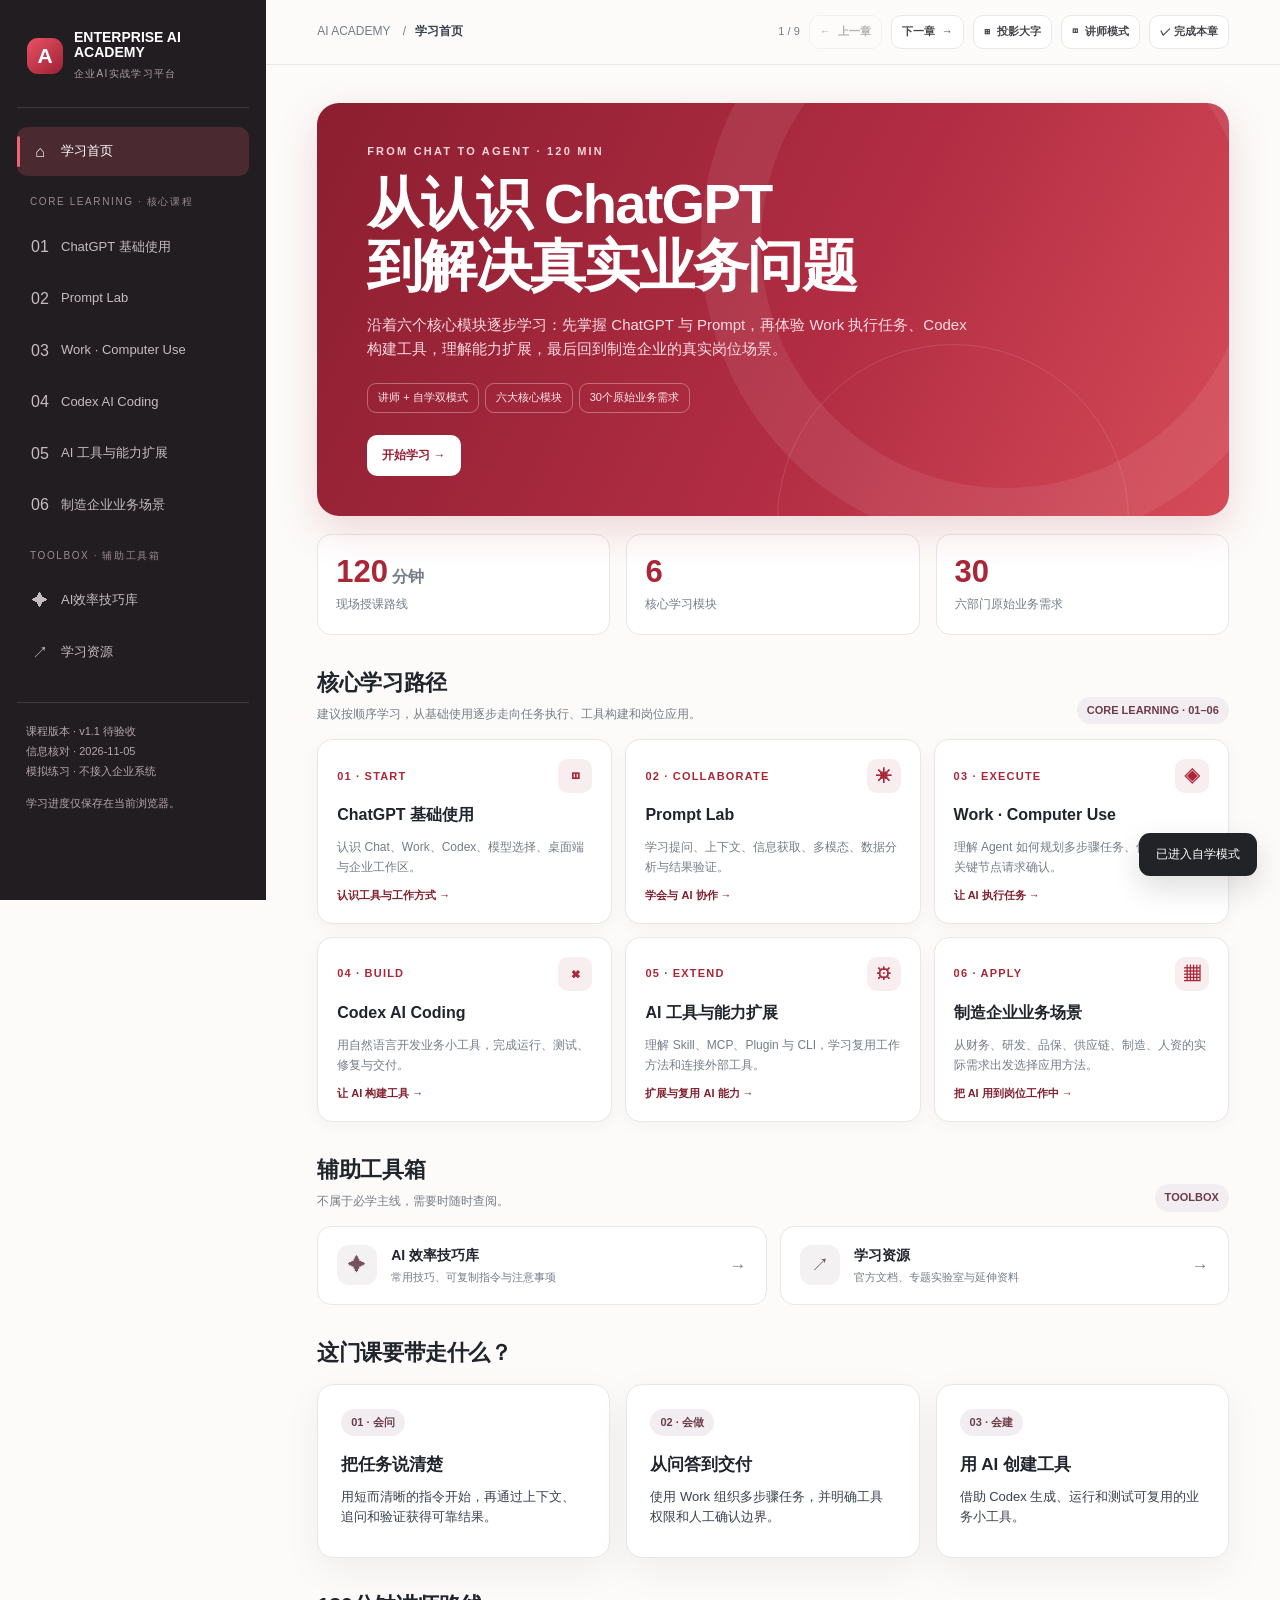
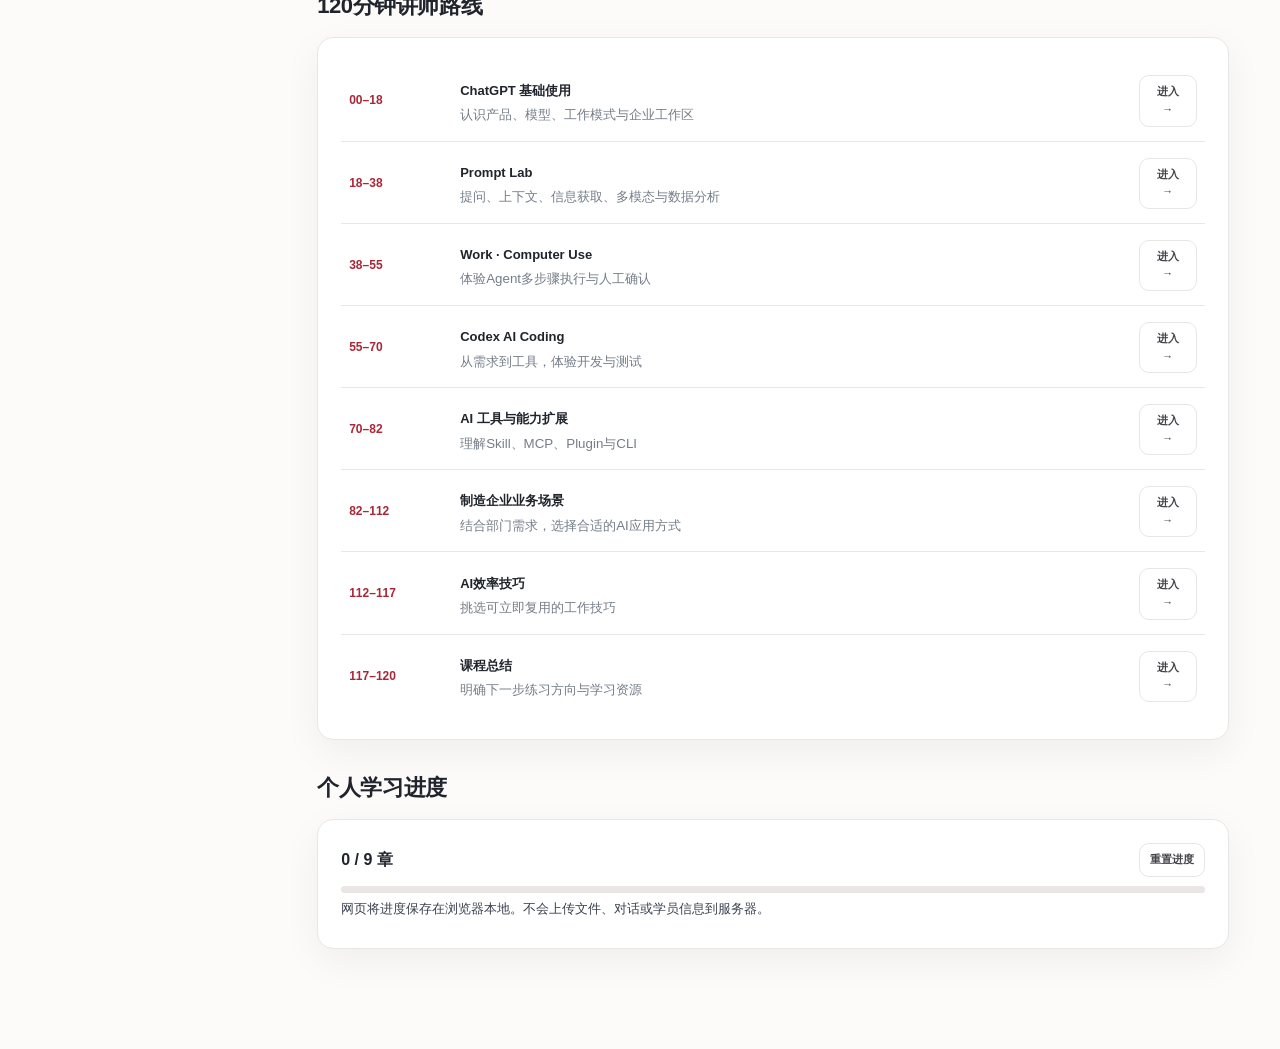
<file: index.html>
<!doctype html>
<html lang="zh-CN">
<head>
  <meta charset="UTF-8" />
  <meta name="viewport" content="width=device-width, initial-scale=1" />
  <meta name="color-scheme" content="light" />
  <meta name="description" content="ChatGPT Enterprise 企业AI实战学习平台：桌面端、Prompt、Skill、MCP、Work、Codex、AI技巧与制造企业场景指南。" />
  <title>ChatGPT Enterprise Academy · 企业AI实战学习平台</title>
  <style>
    :root {--red:#aa2737;--red-dark:#81202e;--red-light:#fcecef;--ink:#20242c;--text:#39424f;--muted:#747d88;--line:#e9e7e5;--paper:#fcfbf9;--white:#ffffff;--sand:#f6f4f1;--green:#28745b;--gold:#c39131;--shadow:0 12px 38px rgba(31,24,24,.055);--sidebar:266px;--radius:16px}
    *{box-sizing:border-box} html{scroll-behavior:smooth} body{margin:0;background:var(--paper);color:var(--ink);font-family:-apple-system,BlinkMacSystemFont,"Segoe UI","PingFang SC","Microsoft YaHei",sans-serif;line-height:1.6} button,input,textarea{font:inherit}button{cursor:pointer}a{color:inherit;text-decoration:none} a:focus-visible,button:focus-visible,input:focus-visible,textarea:focus-visible,summary:focus-visible{outline:3px solid #e7aeb5;outline-offset:3px}
    .layout{display:grid;grid-template-columns:var(--sidebar) minmax(0,1fr);min-height:100vh}.sidebar{background:#211d20;color:#eee6e8;position:sticky;top:0;height:100vh;overflow-y:auto;padding:27px 17px;z-index:20}.brand{display:flex;gap:11px;align-items:center;padding:3px 10px 25px;border-bottom:1px solid #42393e;margin-bottom:19px}.brand-emblem{width:36px;height:36px;border-radius:11px;background:linear-gradient(140deg,#e95264,#9e2033);display:grid;place-items:center;font-size:21px;color:#fff;font-weight:800}.brand strong{display:block;color:#fff;font-size:14px;line-height:1.1}.brand small{display:block;color:#ae9fa5;letter-spacing:1.3px;font-size:10px;margin-top:5px}.nav-caption{font-size:10px;letter-spacing:1.6px;color:#9b8a92;text-transform:uppercase;padding:10px 13px;margin-top:8px}.nav-link{display:flex;align-items:center;gap:11px;color:#c7bdc1;padding:12px 13px;border-radius:10px;font-size:13px;transition:.2s;margin:2px 0;position:relative}.nav-link:hover{background:#373035;color:#fff}.nav-link.active{background:#4a2931;color:#fff}.nav-link.active:before{position:absolute;content:'';left:0;top:9px;bottom:9px;width:3px;background:#f16473;border-radius:2px}.nav-link .ico{font-size:16px;width:20px;text-align:center}.nav-link .nav-done{margin-left:auto;font-size:11px;color:#84d0aa;display:none}.nav-link.done .nav-done{display:inline}.sidebar-foot{border-top:1px solid #42393e;padding:19px 9px 2px;margin-top:25px;color:#b4a7ad;font-size:11px;line-height:1.8}.mobile-toggle{display:none!important}
    .main{min-width:0}.topbar{display:flex;align-items:center;justify-content:space-between;gap:14px;position:sticky;top:0;z-index:10;background:rgba(252,251,249,.94);border-bottom:1px solid var(--line);padding:15px clamp(22px,4vw,66px);backdrop-filter:blur(15px)}.breadcrumb{font-size:12px;color:var(--muted)}.breadcrumb b{font-weight:700;color:var(--text)}.top-actions{display:flex;align-items:center;gap:9px}.btn{display:inline-flex;gap:7px;align-items:center;justify-content:center;border:1px solid transparent;border-radius:10px;padding:10px 14px;font-size:12px;font-weight:700;transition:background .15s,border .15s;white-space:normal}.btn-primary{background:var(--red);color:#fff}.btn-primary:hover{background:var(--red-dark)}.btn-ghost{background:#fff;border-color:var(--line);color:#45434a}.btn-ghost:hover{background:#f8f1f2}.btn-soft{background:#faedef;color:var(--red-dark)}.btn-sm{padding:7px 10px;font-size:11px}.content{max-width:1350px;padding:38px clamp(22px,4vw,66px) 100px;margin:0 auto}.view{display:none;animation:enter .28s ease}.view.active{display:block}@keyframes enter{from{opacity:.25;transform:translateY(7px)}to{opacity:1;transform:translateY(0)}}.eyebrow{font-size:11px;font-weight:800;letter-spacing:2.2px;color:var(--red);text-transform:uppercase;margin:0 0 12px}.page-head{margin-bottom:26px}.page-title{font-size:clamp(26px,3.1vw,42px);line-height:1.2;letter-spacing:-1px;margin:0 0 13px}.page-intro{max-width:790px;color:var(--muted);font-size:15px;margin:0}.section-title{font-size:22px;letter-spacing:-.4px;margin:30px 0 14px}.muted{color:var(--muted)}.small{font-size:12px}.micro{font-size:11px;color:var(--muted)}.pill{display:inline-block;border-radius:999px;background:#f2edf0;color:#6e3c49;font-size:11px;font-weight:700;padding:5px 10px}.pill.warn{background:#fff5dc;color:#78561f}.pill.good{background:#e6f4ed;color:#256344}.tag{border:1px solid #e5e0e1;background:#fff;padding:4px 9px;border-radius:9px;color:#777078;font-size:11px}.card{border:1px solid var(--line);border-radius:var(--radius);background:var(--white);box-shadow:var(--shadow);padding:23px}.card h3{margin:0 0 8px;font-size:17px}.card p{margin:6px 0;color:var(--text);font-size:13px}.grid2{display:grid;grid-template-columns:repeat(2,minmax(0,1fr));gap:16px}.grid3{display:grid;grid-template-columns:repeat(3,minmax(0,1fr));gap:16px}.kpi{padding:18px;border:1px solid var(--line);border-radius:14px;background:#fff}.kpi strong{display:block;font-size:31px;line-height:1.2;color:var(--red)}.kpi span{color:var(--muted);font-size:12px}.divider{height:1px;background:var(--line);margin:25px 0}.info{padding:15px 17px;border-left:3px solid var(--red);background:#fdf3f4;border-radius:0 9px 9px 0;color:#62414a;font-size:13px}.info.neutral{border-color:#7295a7;background:#f1f7f9;color:#47616f}.info.gold{border-color:#d5ac56;background:#fff8eb;color:#685833}.row{display:flex;align-items:center;gap:10px;flex-wrap:wrap}.between{justify-content:space-between}.stack{display:grid;gap:15px}.codebox{border-radius:12px;background:#27252a;color:#f5f1f4;padding:17px;font-family:ui-monospace,SFMono-Regular,Consolas,monospace;font-size:12px;white-space:pre-wrap;line-height:1.8;overflow-x:auto}.lesson{padding:17px 18px;border:1px solid #eae6e7;background:#fff;border-radius:14px}.lesson .lesson-step{color:var(--red);font-size:12px;font-weight:800}.lesson h3{margin:4px 0 6px;font-size:16px}.lesson p{margin:0;font-size:13px;color:var(--muted)}.notes{padding:13px 16px;border-radius:12px;border:1px dashed #cdb6ba;background:#fffaf9;font-size:12px;color:#725762;display:none}.teacher .notes{display:block}.mode-sign{font-size:11px;color:var(--red-dark);border:1px solid #edc7cc;background:#fdf1f2;border-radius:99px;padding:5px 9px;font-weight:700}.teacher-only{display:none}.teacher .teacher-only{display:block}
    .learning-path-grid{display:grid;grid-template-columns:repeat(3,minmax(0,1fr));gap:13px}.path-card{display:flex;flex-direction:column;gap:9px;min-height:174px;text-align:left;padding:19px;border:1px solid var(--line);border-radius:15px;background:#fff;color:var(--ink);box-shadow:0 5px 18px rgba(31,24,24,.035);transition:transform .16s,border-color .16s,box-shadow .16s}.path-card:hover{transform:translateY(-3px);border-color:#d9a6ad;box-shadow:0 12px 25px rgba(120,35,52,.09)}.path-card-top{display:flex;align-items:center;justify-content:space-between;gap:8px}.path-card-number{font-size:11px;font-weight:800;letter-spacing:1.2px;color:var(--red)}.path-card-icon{width:34px;height:34px;border-radius:10px;display:grid;place-items:center;background:#f8edef;color:var(--red);font-size:16px;font-weight:800}.path-card h3{font-size:16px;margin:0}.path-card p{font-size:12px;line-height:1.7;color:var(--muted);margin:0;flex:1}.path-card-meta{font-size:11px;font-weight:700;color:var(--red-dark)}.toolbox-grid{display:grid;grid-template-columns:repeat(2,minmax(0,1fr));gap:13px}.toolbox-card{display:flex;align-items:center;gap:14px;padding:17px 19px;border:1px solid var(--line);border-radius:14px;background:#fff;color:var(--ink);transition:border-color .16s,background .16s}.toolbox-card:hover{border-color:#d9a6ad;background:#fffafa}.toolbox-icon{width:40px;height:40px;flex:none;border-radius:12px;background:#f4f1f2;color:#75515b;display:grid;place-items:center;font-size:18px}.toolbox-card strong{display:block;font-size:14px}.toolbox-card small{display:block;color:var(--muted);font-size:11px;margin-top:3px}.toolbox-arrow{margin-left:auto;color:var(--muted);font-size:17px}@media(max-width:1120px){.learning-path-grid{grid-template-columns:repeat(2,minmax(0,1fr))}}@media(max-width:560px){.learning-path-grid,.toolbox-grid{grid-template-columns:1fr}.path-card{min-height:0}}
    .hero{min-height:335px;background:linear-gradient(117deg,#8b1e30 0%,#b22d43 57%,#d64b58 100%);color:#fff;border-radius:22px;padding:40px clamp(23px,4vw,50px);position:relative;overflow:hidden;display:flex;flex-direction:column;justify-content:center;box-shadow:0 14px 40px #ae26412c}.hero:before{content:'';position:absolute;right:-82px;top:-165px;width:490px;height:490px;border:60px solid rgba(255,255,255,.075);border-radius:50%}.hero:after{content:'';position:absolute;right:100px;bottom:-180px;width:350px;height:350px;border:1px solid rgba(255,255,255,.12);border-radius:50%}.hero > *{position:relative;z-index:1}.hero .eyebrow{color:#ffd5db}.hero h1{font-size:clamp(31px,4.6vw,56px);line-height:1.1;margin:1px 0 17px;letter-spacing:-1.7px;max-width:720px}.hero p{max-width:600px;margin:0 0 22px;color:#f9dce2;font-size:15px}.hero .btn{width:max-content;background:#fff;color:#962035}.hero-chip{display:inline-block;border:1px solid rgba(255,255,255,.32);padding:5px 10px;border-radius:9px;font-size:11px;color:#fce9eb;margin-right:6px;margin-bottom:7px}.timeline{display:grid;gap:2px}.timeline-row{display:grid;grid-template-columns:95px minmax(0,1fr) 58px;gap:16px;align-items:center;border-bottom:1px solid var(--line);padding:14px 8px}.timeline-row:last-child{border:0}.timeline-row .time{font-size:12px;font-weight:700;color:var(--red)}.timeline-row strong{font-size:13px}.timeline-row small{display:block;color:var(--muted);margin-top:2px}.timeline-row button{font-size:11px}.checkline{display:flex;align-items:center;gap:10px;font-size:12px}.checkline input{accent-color:var(--red)}.meter{height:7px;border-radius:9px;background:#ebe5e5;overflow:hidden}.meter-fill{height:100%;width:0;background:linear-gradient(90deg,#a5273a,#e06a75);transition:width .35s}
    .compare{display:grid;grid-template-columns:repeat(3,1fr);gap:14px}.compare .block{padding:21px;border:1px solid var(--line);border-radius:14px;background:#fff}.compare .block h3{font-size:18px;margin:6px 0}.compare .block p{font-size:12px;color:var(--muted);margin:0}.compare .block .symbol{font-size:25px}.checklist{list-style:none;padding:0;margin:0;display:grid;gap:7px}.checklist li{display:flex;gap:9px;align-items:flex-start;color:var(--text);font-size:13px}.checklist li:before{content:'✓';flex:none;color:var(--green);font-weight:900}
    textarea{width:100%;min-height:122px;border-radius:12px;border:1px solid #dcd7d7;padding:14px;color:#30323b;background:#fff;resize:vertical;font-size:13px;line-height:1.8}input[type=file]{font-size:12px;max-width:100%}input[type=checkbox]{accent-color:var(--red);transform:scale(1.05)}.field{display:flex;align-items:center;gap:8px}.tabs{display:flex;gap:5px;background:#f5f1f1;padding:5px;border-radius:11px;flex-wrap:wrap}.tabs button{border:0;border-radius:8px;padding:9px 13px;background:transparent;color:#75686c;font-weight:700;font-size:12px}.tabs button.selected{background:#fff;color:var(--red-dark);box-shadow:0 2px 8px #0000000c}.prompt-preview{background:#fff;border:1px dashed #d8c5cb;border-radius:12px;padding:15px;white-space:pre-wrap;font-size:13px;min-height:82px}.stepper{display:flex;flex-wrap:wrap;gap:7px;margin:10px 0}.stepper button{width:31px;height:31px;border:1px solid #ded9db;background:#fff;border-radius:50%;font-weight:800;font-size:11px;color:#786e71}.stepper button.active{background:var(--red);color:#fff;border-color:var(--red)}.demo-frame{background:#fff;border:1px solid var(--line);border-radius:14px;overflow:hidden}.demo-header{padding:10px 15px;background:#f7f5f4;border-bottom:1px solid var(--line);display:flex;gap:7px;align-items:center}.dot{width:8px;height:8px;border-radius:50%;background:#e5b7be}.dot:first-child{background:#ef908c}.dot:nth-child(2){background:#dfbb77}.dot:nth-child(3){background:#7db498}.demo-body{padding:18px;min-height:165px}
    .department{margin:28px 0 38px;scroll-margin-top:90px}.department-head{display:flex;align-items:center;justify-content:space-between;gap:12px;padding:18px 21px;border:1px solid var(--line);border-radius:16px;background:linear-gradient(100deg,#fff,#faf3f4)}.department-head h3{font-size:20px;margin:0}.department-head p{font-size:12px;color:var(--muted);margin:2px 0 0}.case{border:1px solid #e9e4e5;border-radius:13px;background:#fff;margin-top:11px;overflow:hidden}.case summary{padding:16px 19px;cursor:pointer;display:flex;align-items:center;gap:10px;list-style:none}.case summary::-webkit-details-marker{display:none}.case summary .case-title{flex:1;min-width:0;font-size:14px;font-weight:700}.case .case-body{border-top:1px solid var(--line);padding:18px 20px 23px}.case .case-inner{display:grid;gap:13px}.case .case-panel{display:none}.case .case-panel.active{display:block}.case-panel h4{font-size:13px;margin:0 0 5px}.case-panel p{font-size:13px;color:var(--text);margin:0 0 12px}.case-prompt{background:#faf5f5;border:1px solid #f0e3e5;padding:13px 15px;border-radius:12px;white-space:pre-wrap;font-size:12px;line-height:1.8}.case-prompt button{float:right}.case-more{display:flex;gap:5px;align-items:center;color:var(--muted);font-size:11px}.badge-high{background:#fae5e8;color:#a02b3c}.badge-medium{background:#fff3df;color:#9c6b21}.badge-low{background:#f0f0f0;color:#70747a}
    .tip-grid{display:grid;grid-template-columns:repeat(3,minmax(0,1fr));gap:13px}.tip{display:flex;flex-direction:column;gap:10px;padding:18px;border:1px solid var(--line);background:#fff;border-radius:14px}.tip h3{margin:0;font-size:15px}.tip p{font-size:12px;line-height:1.7;color:var(--muted);margin:0;flex:1}.tip button{align-self:flex-start}.tip-detail{background:#fffaf9;border:1px solid #eedadd;border-radius:12px;padding:13px;font-size:12px;white-space:pre-wrap;color:#573f47}.footer{font-size:11px;color:#9a9295;margin-top:38px;border-top:1px solid var(--line);padding-top:19px;line-height:2}.result-table{width:100%;border-collapse:collapse;font-size:12px;background:#fff}.result-table th{background:#f5f2f2;font-weight:700;text-align:left}.result-table th,.result-table td{border-bottom:1px solid #ece8e9;padding:9px 10px}.result-table th{position:sticky;top:0}.table-wrap{max-width:100%;overflow:auto;border-radius:11px;border:1px solid #e7e1e2;max-height:320px}.bad-row{background:#fff2ef}.metric-row{display:grid;grid-template-columns:repeat(3,1fr);gap:10px}.metric{border-radius:12px;background:#f8f4f4;padding:16px}.metric strong{font-size:26px;color:var(--red);display:block}.metric span{font-size:11px;color:var(--muted)}.bar{height:9px;border-radius:20px;background:#f0e9e9;overflow:hidden;margin-top:8px}.bar i{display:block;height:100%;background:var(--red);border-radius:20px}.resource{display:flex;gap:11px;align-items:flex-start;border:1px solid var(--line);padding:16px;border-radius:12px;background:#fff}.resource .logo{width:34px;height:34px;border-radius:10px;background:#f9e8ea;color:var(--red);display:grid;place-items:center;flex:none;font-size:17px}.resource h3{font-size:14px;margin:0 0 3px}.resource p{font-size:12px;color:var(--muted);margin:0 0 6px}.resource a{font-size:12px;color:var(--red);font-weight:700}.toast{position:fixed;right:23px;bottom:24px;z-index:100;background:#222326;color:#fff;padding:12px 17px;border-radius:11px;font-size:12px;box-shadow:0 12px 30px #0002;opacity:0;transform:translateY(15px);pointer-events:none;transition:.2s}.toast.show{opacity:1;transform:translateY(0)}.preline{white-space:pre-wrap}
    .top-actions button:disabled{opacity:.4;cursor:not-allowed}
    #page-desktop .desktop-shot{margin:18px 0;padding:0 0 20px;border-bottom:1px solid var(--line);display:flex;flex-direction:column;gap:12px;overflow-wrap:anywhere}
    #page-desktop .desktop-shot strong{font-size:15px}#page-desktop .desktop-shot figcaption{font-size:13px;color:#47616f}
    #page-desktop .desktop-shot img{display:block;width:100%;height:100%;min-height:0;object-fit:contain}
    #page-desktop .desktop-shot a{display:block;width:min(90%,480px);aspect-ratio:16/10;overflow:hidden;background:#f3f4f5;border:1px solid var(--line);border-radius:6px}
    #page-desktop .choice-table{width:100%;table-layout:fixed;border-collapse:collapse;font-size:13px;margin:12px 0 18px}
    #page-desktop .choice-table th,#page-desktop .choice-table td{padding:12px 10px;text-align:left;vertical-align:top;border-bottom:1px solid var(--line);overflow-wrap:anywhere}
    #page-desktop .choice-table th{background:#f1f7f9;color:#314f60}#page-desktop .choice-table th:first-child{width:25%}
    #page-desktop .choice-table td strong{display:block}#page-desktop .choice-table caption{text-align:left;font-size:17px;font-weight:700;padding:14px 0 8px}
body.large-text{font-size:18px;line-height:1.75}
body.large-text .page-intro,body.large-text .hero p{font-size:20px}
body.large-text .card p,body.large-text .lesson p,body.large-text .compare .block p,body.large-text .case-panel p,body.large-text .department-head p,body.large-text .tip p,body.large-text .resource p,body.large-text .prompt-preview,body.large-text .info,body.large-text .notes{font-size:17px}
body.large-text .timeline-row strong,body.large-text .timeline-row small,body.large-text .case-title,body.large-text .lesson h3,body.large-text .tip h3,body.large-text .checklist li{font-size:17px}
body.large-text .small,body.large-text .micro,body.large-text .eyebrow,body.large-text .pill,body.large-text .tag,body.large-text .btn,body.large-text .nav-link{font-size:15px}
body.large-text .page-title{font-size:clamp(32px,3.6vw,50px)}
body.large-text textarea,body.large-text .codebox,body.large-text .case-prompt,body.large-text .result-table{font-size:16px}
@media(max-width:1120px){.top-actions .nav-key .label{display:none}}
@media(max-width:850px){.top-actions .nav-key{display:none}}
@media(max-width:1120px){:root{--sidebar:224px}.content{padding-inline:32px}.grid3,.tip-grid{grid-template-columns:repeat(2,minmax(0,1fr))}}
    @media(max-width:850px){.mobile-toggle{display:inline-flex!important}.layout{display:block}.sidebar{position:fixed;left:0;top:0;width:270px;height:100vh;transform:translateX(-101%);transition:.25s;box-shadow:12px 0 45px #0002}.sidebar.open{transform:translateX(0)}.mobile-toggle{display:inline-flex}.topbar{padding:12px 20px}.content{padding:25px 20px 70px}.hero{min-height:310px}.grid3,.grid2,.compare{grid-template-columns:1fr}.tip-grid{grid-template-columns:repeat(2,minmax(0,1fr))}}
    @media(max-width:560px){.hero h1{font-size:32px}.hero{padding:29px 21px;min-height:300px}.page-title{font-size:28px}.tip-grid,.metric-row{grid-template-columns:1fr}.top-actions .label{display:none}.card{padding:17px}.timeline-row{grid-template-columns:75px 1fr;gap:9px}.timeline-row button{display:none}.case summary{padding:13px}.case .case-body{padding:14px}.department-head{padding:15px}.breadcrumb{display:none}}
    @media print{.sidebar,.topbar,.no-print,.btn{display:none!important}.layout{display:block}.view{display:block!important;break-after:page}.content{padding:0}.card,.case{box-shadow:none}.notes{display:block}}
  
    /* 部门案例详细操作指南：与其他教学模块保持隔离 */
    .case-summary-label{display:inline-flex;align-items:center;gap:6px;flex-wrap:wrap}.case-status{font-size:11px;border-radius:99px;padding:3px 8px;background:#eaf4ef;color:#276749;white-space:nowrap}.case-status.conditional{background:#fff3df;color:#895b18}.case-status.pilot{background:#f9e9ed;color:#9b3047}.case-detail-grid{display:grid;grid-template-columns:1fr 1fr;gap:12px;margin:15px 0}.case-detail-grid>div{border:1px solid var(--line);background:#fff;border-radius:10px;padding:13px}.case-detail-grid h4{margin:0 0 5px}.case-detail-grid p{margin:0}.playbook-steps{margin:8px 0 16px;padding-left:26px;display:grid;gap:10px;color:var(--text);font-size:13px;line-height:1.75}.playbook-steps li{padding-left:3px}.playbook-steps li::marker{font-weight:800;color:var(--red)}.playbook-checks{margin:6px 0 12px;padding-left:21px;color:var(--text);font-size:13px;line-height:1.75}.playbook-checks li{margin:5px 0}.case-feasibility{background:#faf8f6;border:1px solid #e9e1dd;border-radius:10px;padding:14px 16px;margin-bottom:15px}.case-feasibility p{margin:6px 0 0!important}.case-section-label{font-weight:700;font-size:13px;margin:16px 0 6px}.case-panel .case-feature{font-size:13px;color:var(--text);background:#f6f4f1;border-radius:8px;padding:10px 12px;margin-bottom:13px}.case-deliver{background:#f8faf8;border-radius:10px;padding:13px 15px;margin-top:12px}.case-deliver p{margin:5px 0 0!important}@media(max-width:650px){.case-detail-grid{grid-template-columns:1fr}.case summary{flex-wrap:wrap}.case-summary-label{width:100%}}

    /* 业务案例卡片：桌面端三列，中屏两列，移动端单列；展开时占满当前行。 */
    .department-cards{display:grid;grid-template-columns:repeat(3,minmax(0,1fr));gap:15px;margin-top:15px;align-items:stretch}
    .department-cards .case{margin:0;min-width:0;border:1px solid #e8e1e3;border-radius:16px;box-shadow:0 3px 13px rgba(69,39,46,.035);transition:border-color .18s ease,box-shadow .18s ease,transform .18s ease}
    .department-cards .case:not([open]):hover{border-color:#c8919b;box-shadow:0 9px 22px rgba(113,31,48,.10);transform:translateY(-2px)}
    .department-cards .case:focus-within{border-color:var(--red)}
    .department-cards .case[open]{grid-column:1/-1;border-color:#c8919b;box-shadow:0 7px 24px rgba(113,31,48,.07)}
    .department-cards .case-card-summary{height:100%;min-height:254px;display:flex;flex-direction:column;align-items:stretch;gap:10px;padding:19px;cursor:pointer;list-style:none}
    .department-cards .case-card-summary:focus-visible{outline:3px solid #c65d6f;outline-offset:-4px;border-radius:14px}
    .case-card-head,.case-card-bottom{display:flex;align-items:center;justify-content:space-between;gap:8px}
    .case-card-head{flex-wrap:wrap}
    .case-card-number{font-size:11px;color:var(--muted);font-weight:750;letter-spacing:.04em}
    .case-card-priority{font-size:11px;padding:2px 9px;border-radius:7px}
    .department-cards .case-card-title{display:block;font-size:17px;font-weight:780;line-height:1.5;color:var(--ink);overflow-wrap:anywhere}
    .case-card-intro{display:-webkit-box;-webkit-box-orient:vertical;-webkit-line-clamp:2;line-clamp:2;overflow:hidden;font-size:12px;line-height:1.65;color:var(--muted);min-height:39px}
    .case-card-tools{font-size:12px;line-height:1.6;color:var(--text);background:#f7f5f3;padding:9px 10px;border-radius:9px}
    .case-card-tools strong{color:#6b4b54}
    .case-card-bottom{margin-top:auto;flex-wrap:wrap;align-items:flex-end;padding-top:3px}
    .case-card-state{font-size:11px;color:#4a735e;line-height:1.5;flex:1;min-width:110px}
    .case-card-state.conditional{color:#916320}.case-card-state.pilot{color:#a23c53}
    .case-card-action{color:var(--red);font-weight:750;font-size:12px;white-space:nowrap}
    .case-card-action .when-open{display:none}
    .department-cards .case[open] .case-card-summary{height:auto;min-height:0;background:#fffafa;gap:8px;padding:16px 20px}
    .department-cards .case[open] .case-card-intro{display:none}
    .department-cards .case[open] .case-card-tools{background:transparent;padding:0}
    .department-cards .case[open] .case-card-bottom{margin-top:0}
    .department-cards .case[open] .case-card-action .when-open{display:inline}
    .department-cards .case[open] .case-card-action .when-closed{display:none}
    @media(max-width:1190px){.department-cards{grid-template-columns:repeat(2,minmax(0,1fr))}}
    @media(max-width:700px){.department-cards{grid-template-columns:1fr;gap:11px}.department-cards .case-card-summary{min-height:0}.case-card-intro{min-height:0}.department-cards .case[open] .case-card-summary{padding:14px 16px}}
    @media(prefers-reduced-motion:reduce){.department-cards .case{transition:none}.department-cards .case:not([open]):hover{transform:none}}

/* 六部门专属低饱和强调色：保持品牌红主色，增强卡片可读性与导航反馈。 */
#page-cases{--case-ink:#29262d}
#page-cases .department[data-dept-theme="FIN"]{--dept-accent:#af374d;--dept-soft:#fdebf0;--dept-border:#ecc6ce}
#page-cases .department[data-dept-theme="RD"]{--dept-accent:#5969a1;--dept-soft:#edf0fc;--dept-border:#cdd5f0}
#page-cases .department[data-dept-theme="QA"]{--dept-accent:#217e76;--dept-soft:#e8f6f2;--dept-border:#bfe0da}
#page-cases .department[data-dept-theme="SCM"]{--dept-accent:#a86b35;--dept-soft:#fff1e3;--dept-border:#ead2b8}
#page-cases .department[data-dept-theme="MFG"]{--dept-accent:#36769a;--dept-soft:#eaf3fb;--dept-border:#c5ddec}
#page-cases .department[data-dept-theme="HR"]{--dept-accent:#876098;--dept-soft:#f4edf9;--dept-border:#dfcdeb}
#page-cases .department{scroll-margin-top:175px}
#page-cases .department-head{background:linear-gradient(110deg,var(--dept-soft) 0%,#fff 82%);border-color:var(--dept-border);border-left:5px solid var(--dept-accent);padding:18px 23px}
#page-cases .department-head .dept-head-main{display:flex;align-items:center;gap:15px}
#page-cases .department-head .dept-svg{width:54px;height:54px;display:grid;place-items:center;flex:none;color:var(--dept-accent);background:#ffffffce;border:1px solid var(--dept-border);border-radius:15px;box-shadow:0 5px 18px #1a11110a}
#page-cases .dept-svg svg{width:28px;height:28px;stroke:currentColor;stroke-width:1.7;fill:none;stroke-linecap:round;stroke-linejoin:round}
#page-cases .department-head h3{color:var(--case-ink);font-size:21px}
#page-cases .department-head .dept-count{color:var(--dept-accent);font-weight:700;background:#fff;border:1px solid var(--dept-border);padding:6px 11px;border-radius:999px;font-size:11px}
#page-cases .department-cards{gap:16px}
#page-cases .department-cards .case{position:relative;background:linear-gradient(163deg,var(--dept-soft) -45%,#fff 42%,#fff 100%);border-color:var(--dept-border);border-top:4px solid var(--dept-accent);box-shadow:0 8px 28px rgba(42,33,37,.055)}
#page-cases .department-cards .case:not([open]):hover{border-color:var(--dept-accent);box-shadow:0 14px 30px rgba(41,32,35,.13)}
#page-cases .department-cards .case[open]{border-color:var(--dept-accent);background:#fff}
#page-cases .department-cards .case-card-summary{min-height:255px;padding:20px}
#page-cases .case-card-number{display:inline-flex;align-items:center;gap:7px;color:var(--dept-accent);font-weight:800}
#page-cases .case-card-number:before{content:'';display:block;width:7px;height:7px;background:var(--dept-accent);border-radius:2px;transform:rotate(45deg)}
#page-cases .case-card-title{font-weight:780;color:#25262d}
#page-cases .case-card-intro{color:#5d626e;font-size:12.5px}
#page-cases .case-card-tools{background:var(--dept-soft);border:1px solid var(--dept-border);color:#434952}
#page-cases .case-card-tools strong{color:var(--dept-accent)}
#page-cases .case-card-action{color:var(--dept-accent);display:inline-flex;align-items:center;gap:5px}
#page-cases .case-card-action:before{content:'↗';font-size:15px}
#page-cases .case-card-state{font-weight:620}
#page-cases .case[open] .case-card-summary{background:var(--dept-soft)}
#page-cases .case[open] .case-body{border-top:1px solid var(--dept-border);background:#fff}
#page-cases .case-feasibility{background:var(--dept-soft);border-color:var(--dept-border)}
#page-cases .case-deliver{background:#edf7f4;border-left:3px solid #3c9180}
#page-cases .case-detail-grid>div{background:#fcfaf9}
#page-cases #deptJump{background:rgba(252,251,249,.97);padding:14px 1px;box-shadow:0 5px 15px rgba(32,22,26,.035)}
#page-cases #deptJump .dept-link{display:inline-flex;align-items:center;gap:8px;background:#fff;border:1px solid #e2d8dc;color:#4c4a50;font-weight:740;padding:9px 13px;border-radius:12px;box-shadow:0 3px 10px rgba(40,31,32,.035);transition:background .15s,border-color .15s,color .15s}
#page-cases #deptJump .dept-link:hover{background:#fceff1;border-color:#d5a4af;color:#8d2d3f}
#page-cases #deptJump .dept-link.active,#page-cases #deptJump .dept-link[aria-current="location"]{color:#fff;background:var(--red);border-color:var(--red);box-shadow:0 5px 12px #aa27372b}
#page-cases .dept-nav-dot{width:9px;height:9px;border-radius:3px;display:inline-block;flex:none;background:var(--dot-color,var(--red))}
#page-cases .dept-link.active .dept-nav-dot{background:#fff}
#page-cases .dept-nav-dot-FIN{--dot-color:#af374d}
#page-cases .dept-nav-dot-RD{--dot-color:#5969a1}
#page-cases .dept-nav-dot-QA{--dot-color:#217e76}
#page-cases .dept-nav-dot-SCM{--dot-color:#a86b35}
#page-cases .dept-nav-dot-MFG{--dot-color:#36769a}
#page-cases .dept-nav-dot-HR{--dot-color:#876098}
#page-cases .dept-nav-count{font-size:10px;opacity:.75;font-variant-numeric:tabular-nums}
#page-cases .dept-link.active .dept-nav-count{opacity:.95}
@media(max-width:700px){#page-cases .department-head{padding:15px 13px;align-items:flex-start}#page-cases .department-head .dept-svg{width:42px;height:42px}#page-cases .dept-svg svg{width:23px;height:23px}#page-cases .department-head h3{font-size:18px}#page-cases .department-head .dept-count{display:none}#page-cases .department-cards .case-card-summary{min-height:0}#page-cases #deptJump{gap:6px}#page-cases #deptJump .dept-link{padding:7px 9px;font-size:11px}}
@media print{#page-cases #deptJump{position:static;box-shadow:none}#page-cases .department-cards .case{break-inside:avoid}}

/* AI效率技巧库：视觉与课程导航一致的四主题配色；无外部图片依赖。 */
#page-tips{--tip-ink:#28303d}
#page-tips .tips-hero{position:relative;overflow:hidden;display:flex;align-items:center;justify-content:space-between;gap:18px;padding:25px 28px;margin:2px 0 28px;border-radius:18px;background:linear-gradient(117deg,#81283b 0%,#ae3b52 58%,#c66d78 100%);color:#fff;box-shadow:0 12px 30px rgba(135,42,61,.14)}
#page-tips .tips-hero:after{content:'';position:absolute;inset:auto -40px -120px auto;width:270px;height:270px;border:1px solid rgba(255,255,255,.23);border-radius:50%;pointer-events:none}
#page-tips .tips-hero-main{z-index:1;max-width:610px}
#page-tips .tips-hero-eyebrow{font-size:11px;font-weight:800;letter-spacing:1.5px;color:#ffdee3}
#page-tips .tips-hero h2{font-size:22px;line-height:1.4;margin:7px 0 8px;color:#fff}
#page-tips .tips-hero p{font-size:13px;line-height:1.7;margin:0;color:#ffe8ed}
#page-tips .tips-hero-visual{display:grid;place-items:center;flex:none;z-index:1;width:94px;height:94px;background:rgba(255,255,255,.10);border:1px solid rgba(255,255,255,.25);border-radius:23px;transform:rotate(-8deg)}
#page-tips .tips-hero-visual svg{width:53px;height:53px;stroke:#fff;fill:none;stroke-width:1.6;stroke-linecap:round;stroke-linejoin:round;transform:rotate(8deg)}
#page-tips .tip-grid{display:flex;flex-direction:column;gap:33px}
#page-tips .tip-group{--tip-accent:#a73e53;--tip-bg:#fcedf0;--tip-outline:#eed2d9;scroll-margin-top:95px}
#page-tips .tip-group[data-category="desktop"]{--tip-accent:#ad4055;--tip-bg:#fbedf0;--tip-outline:#efd2d9}
#page-tips .tip-group[data-category="prompt"]{--tip-accent:#5e61a7;--tip-bg:#eff0fc;--tip-outline:#d8daf3}
#page-tips .tip-group[data-category="files"]{--tip-accent:#247e74;--tip-bg:#eaf6f3;--tip-outline:#cbe7df}
#page-tips .tip-group[data-category="agent"]{--tip-accent:#9f703c;--tip-bg:#fff3e6;--tip-outline:#efddc6}
#page-tips .tip-group-header{display:flex;align-items:center;gap:14px;margin-bottom:15px;padding:0 2px 13px;border-bottom:1px solid #e9e5e4}
#page-tips .tip-group-symbol{width:45px;height:45px;flex:none;display:grid;place-items:center;background:var(--tip-bg);border:1px solid var(--tip-outline);border-radius:13px;color:var(--tip-accent)}
#page-tips .tip-group-symbol svg{width:25px;height:25px;fill:none;stroke:currentColor;stroke-width:1.8;stroke-linecap:round;stroke-linejoin:round}
#page-tips .tip-group-title{margin:0;font-size:20px;line-height:1.35;color:#292c35}
#page-tips .tip-group-summary{margin:3px 0 0;font-size:12px;line-height:1.6;color:#686d77}
#page-tips .tip-group-count{margin-left:auto;white-space:nowrap;font-size:12px;font-weight:730;color:var(--tip-accent);background:var(--tip-bg);padding:5px 11px;border-radius:99px}
#page-tips .tip-group-grid{display:grid;grid-template-columns:repeat(3,minmax(0,1fr));gap:15px;align-items:start}
#page-tips .tip{background:#fff;border:1px solid var(--tip-outline);border-top:3px solid var(--tip-accent);border-radius:16px;box-shadow:0 7px 23px rgba(37,37,45,.055);padding:19px;display:flex;flex-direction:column;gap:11px;min-height:250px;transition:border-color .2s,box-shadow .2s,transform .2s}
#page-tips .tip:hover{box-shadow:0 12px 28px rgba(37,37,45,.11);transform:translateY(-2px)}
#page-tips .tip-head{display:flex;align-items:flex-start;justify-content:space-between;gap:10px}
#page-tips .tip-icon-wrap{width:52px;height:52px;display:grid;place-items:center;flex:none;border:1px solid var(--tip-outline);border-radius:14px;background:var(--tip-bg);color:var(--tip-accent)}
#page-tips .tip-icon-wrap svg{width:27px;height:27px;fill:none;stroke:currentColor;stroke-width:1.8;stroke-linecap:round;stroke-linejoin:round}
#page-tips .tip-index{font-size:12px;font-weight:800;color:var(--tip-accent);font-variant-numeric:tabular-nums;letter-spacing:.04em}
#page-tips .tip h3{margin:2px 0 0;font-size:17px;line-height:1.42;color:#292f38}
#page-tips .tip p.tip-intro{font-size:13px;color:#606978;line-height:1.7;margin:0;min-height:43px;flex:1}
#page-tips .tip-action{display:inline-flex;align-items:center;justify-content:space-between;gap:8px;width:100%;padding:11px 12px;border:1px solid var(--tip-outline);border-radius:10px;background:var(--tip-bg);color:var(--tip-accent);font-weight:750;font-size:12px;transition:background .15s,color .15s}
#page-tips .tip-action:hover{background:var(--tip-accent);border-color:var(--tip-accent);color:#fff}
#page-tips .tip-action .action-arrow{font-size:16px;line-height:1;transition:transform .2s}
#page-tips .tip-action[aria-expanded="true"] .action-arrow{transform:rotate(180deg)}
#page-tips .tip-detail{background:#fbfaf9;border:1px solid var(--tip-outline);border-radius:11px;padding:14px;white-space:normal;color:#393f4a;font-size:12.5px;line-height:1.72}
#page-tips .tip-detail-block+ .tip-detail-block{margin-top:14px;padding-top:12px;border-top:1px solid #e7e3e2}
#page-tips .tip-detail-block strong{display:block;color:var(--tip-accent);font-size:12px;margin-bottom:4px}
#page-tips .tip-detail-block p{margin:0;color:#48505d;font-size:12.5px;line-height:1.75;white-space:pre-wrap;overflow-wrap:anywhere}
#page-tips .tip-detail .btn{margin-top:14px;border:1px solid var(--tip-outline);background:#fff;color:var(--tip-accent);font-weight:750}
#page-tips .tip-detail .btn:hover{background:var(--tip-bg)}
#page-tips .tip-group-footer{color:#77777c;font-size:12px}
#page-tips .tip:focus-within{border-color:var(--tip-accent)}
body.large-text #page-tips .tip-group-summary,body.large-text #page-tips .tip p.tip-intro,body.large-text #page-tips .tip-detail-block p{font-size:16px}
body.large-text #page-tips .tip h3{font-size:19px}
@media(max-width:1150px){#page-tips .tip-group-grid{grid-template-columns:repeat(2,minmax(0,1fr))}}
@media(max-width:690px){#page-tips .tip-group-grid{grid-template-columns:1fr}#page-tips .tip{min-height:0}#page-tips .tip p.tip-intro{min-height:0}#page-tips .tip-group-title{font-size:18px}#page-tips .tip-group-header{gap:10px}#page-tips .tips-hero{padding:20px}#page-tips .tips-hero-visual{width:56px;height:56px;border-radius:14px}#page-tips .tips-hero-visual svg{width:34px;height:34px}#page-tips .tips-hero h2{font-size:19px}}
@media(prefers-reduced-motion:reduce){#page-tips .tip,#page-tips .tip-action .action-arrow{transition:none}#page-tips .tip:hover{transform:none}}
    /* Skill / Plugin / MCP 拓展目录：卡片可键盘展开，不依赖 JavaScript */
    .tool-catalog{align-items:start}.tool-entry{border:1px solid var(--line);border-radius:14px;background:#fff;box-shadow:var(--shadow);overflow:hidden;min-width:0}.tool-entry[open]{border-color:#dab0b8}.tool-entry summary{padding:19px;cursor:pointer;list-style:none;min-height:175px}.tool-entry summary::-webkit-details-marker{display:none}.tool-entry summary h3{margin:11px 0 6px;font-size:16px}.tool-entry summary p{font-size:12px;color:var(--text);margin:0;line-height:1.7}.tool-arrow{display:block;color:var(--red);font-size:11px;font-weight:700;margin-top:12px}.tool-entry-detail{background:#fffbfb;border-top:1px solid var(--line);padding:16px 19px 20px}.tool-entry-detail p{font-size:12px;margin:0 0 12px;line-height:1.8;color:var(--text)}.tool-entry-detail a{font-size:12px;color:var(--red);text-decoration:underline;text-underline-offset:3px;font-weight:700;overflow-wrap:anywhere}.tool-choice .card,.tool-cases .card{box-shadow:none}.tool-choice .card h3{margin-top:12px}.tool-steps-row{margin:14px 0;justify-content:center}.tool-action-steps{color:var(--text);font-size:13px;line-height:1.85;padding-left:21px}.tool-action-steps li{margin-bottom:7px}.tool-action-steps li::marker{color:var(--red);font-weight:800}.tool-quiz{border:1px solid var(--line);border-radius:10px;padding:12px 15px;background:#faf5f5}.tool-quiz summary{font-size:13px;cursor:pointer;font-weight:700}.tool-quiz p{font-size:13px;color:var(--text)}body.large-text .tool-entry summary p,body.large-text .tool-entry-detail p,body.large-text .tool-action-steps,body.large-text .tool-quiz p{font-size:17px}
    /* Skill / MCP / Plugin / CLI 三问入门讲解 */
    .tool-3w-grid{align-items:stretch}
    .tool-3w-card{display:flex;flex-direction:column;gap:0}
    .tool-3w-card .row h3{margin:0;font-size:17px}
    .tool-3w-unit{border-top:1px solid var(--line);padding:12px 0 10px}
    .tool-3w-card .row+.tool-3w-unit{margin-top:14px}
    .tool-3w-unit strong{display:block;color:var(--red-dark);font-size:12px;margin-bottom:3px;letter-spacing:.1px}
    .tool-3w-unit p{margin:0;font-size:13px;line-height:1.8}
    .tool-3w-example{margin-top:auto!important;padding:12px 13px;border-radius:10px;background:#faf5f5;font-size:12px!important;line-height:1.8}
    body.large-text .tool-3w-unit strong{font-size:17px}
    body.large-text .tool-3w-unit p,body.large-text .tool-3w-example{font-size:17px!important}
    @media(max-width:850px){.tool-3w-card{min-height:0}}
    .tool-3w-build{background:#f9f7f4;border:1px solid #ece3dd;border-radius:11px;padding:12px 13px;margin:6px 0 12px}
    .tool-3w-build strong{color:#6b4c2f}
    .tool-3w-unit code{background:#f4ecee;color:#7f2b3d;font-size:.92em;padding:2px 5px;border-radius:5px;overflow-wrap:anywhere}
</style>
</head>
<body>
<div class="layout" id="app">
  <aside class="sidebar" id="sidebar" aria-label="课程导航">
    <div class="brand"><div class="brand-emblem">A</div><div><strong>ENTERPRISE AI<br/>ACADEMY</strong><small>企业AI实战学习平台</small></div></div>
    <a class="nav-link active" href="#home" data-page="home"><span class="ico">⌂</span>学习首页<span class="nav-done">✓</span></a>
    <div class="nav-caption">CORE LEARNING · 核心课程</div>
    <a class="nav-link" href="#desktop" data-page="desktop"><span class="ico">01</span>ChatGPT 基础使用<span class="nav-done">✓</span></a>
    <a class="nav-link" href="#prompt" data-page="prompt"><span class="ico">02</span>Prompt Lab<span class="nav-done">✓</span></a>
    <a class="nav-link" href="#work" data-page="work"><span class="ico">03</span>Work · Computer Use<span class="nav-done">✓</span></a>
    <a class="nav-link" href="#codex" data-page="codex"><span class="ico">04</span>Codex AI Coding<span class="nav-done">✓</span></a>
    <a class="nav-link" href="#tools" data-page="tools"><span class="ico">05</span>AI 工具与能力扩展<span class="nav-done">✓</span></a>
    <a class="nav-link" href="#cases" data-page="cases"><span class="ico">06</span>制造企业业务场景<span class="nav-done">✓</span></a>
    <div class="nav-caption">TOOLBOX · 辅助工具箱</div>
    <a class="nav-link" href="#tips" data-page="tips"><span class="ico">✦</span>AI效率技巧库<span class="nav-done">✓</span></a>
    <a class="nav-link" href="#resources" data-page="resources"><span class="ico">↗</span>学习资源<span class="nav-done">✓</span></a>
    <div class="sidebar-foot"><div>课程版本 · v1.1 待验收</div><div>信息核对 · 2026-11-05</div><div>模拟练习 · 不接入企业系统</div><div style="margin-top:12px">学习进度仅保存在当前浏览器。</div></div>
  </aside>
  <main class="main">
    <header class="topbar">
      <div class="row"><button id="mobileToggle" class="btn btn-ghost btn-sm mobile-toggle" aria-label="打开导航">☰</button><div class="breadcrumb">AI ACADEMY <span style="padding:0 9px">/</span><b id="bread">学习首页</b></div></div>
      <div class="top-actions"><span id="chapterCount" class="micro nav-key" aria-live="polite">1 / 9</span><button id="prevChapter" class="btn btn-ghost btn-sm nav-key" aria-label="上一章节" title="上一章（讲师快捷键Shift + PageUp）">← <span class="label">上一章</span></button><button id="nextChapter" class="btn btn-ghost btn-sm nav-key" aria-label="下一章节" title="下一章（讲师快捷键Shift + PageDown）"><span class="label">下一章</span> →</button><button id="presentToggle" class="btn btn-ghost btn-sm" title="切换投影大字模式" aria-pressed="false">⊞ <span class="label">投影大字</span></button><span id="modeSign" class="mode-sign" hidden>讲师模式</span><button class="btn btn-ghost btn-sm" id="modeToggle" title="切换讲师/自学模式">◫ <span class="label">讲师模式</span></button><button class="btn btn-ghost btn-sm" id="completeBtn" title="标记本章已学">✓ <span class="label">完成本章</span></button></div>
    </header>
    <div class="content">
      <section class="view active" id="page-home">
        <div class="hero"><div class="eyebrow">FROM CHAT TO AGENT · 120 MIN</div><h1>从认识 ChatGPT<br/>到解决真实业务问题</h1><p>沿着六个核心模块逐步学习：先掌握 ChatGPT 与 Prompt，再体验 Work 执行任务、Codex 构建工具，理解能力扩展，最后回到制造企业的真实岗位场景。</p><div><span class="hero-chip">讲师 + 自学双模式</span><span class="hero-chip">六大核心模块</span><span class="hero-chip">30个原始业务需求</span></div><div style="margin-top:15px"><button class="btn" data-go="desktop">开始学习 →</button></div></div>
        <div class="grid3" style="margin-top:18px"><div class="kpi"><strong>120<span style="font-size:16px"> 分钟</span></strong><span>现场授课路线</span></div><div class="kpi"><strong>6</strong><span>核心学习模块</span></div><div class="kpi"><strong>30</strong><span>六部门原始业务需求</span></div></div>
        <div class="row between" style="align-items:end;margin-top:30px"><div><h2 class="section-title" style="margin:0 0 5px">核心学习路径</h2><p class="small muted" style="margin:0">建议按顺序学习，从基础使用逐步走向任务执行、工具构建和岗位应用。</p></div><span class="pill">CORE LEARNING · 01–06</span></div>
        <div class="learning-path-grid" style="margin-top:15px">
          <a class="path-card" href="#desktop" data-go="desktop" data-learning-path="desktop"><div class="path-card-top"><span class="path-card-number">01 · START</span><span class="path-card-icon">◫</span></div><h3>ChatGPT 基础使用</h3><p>认识 Chat、Work、Codex、模型选择、桌面端与企业工作区。</p><span class="path-card-meta">认识工具与工作方式 →</span></a>
          <a class="path-card" href="#prompt" data-go="prompt" data-learning-path="prompt"><div class="path-card-top"><span class="path-card-number">02 · COLLABORATE</span><span class="path-card-icon">✳</span></div><h3>Prompt Lab</h3><p>学习提问、上下文、信息获取、多模态、数据分析与结果验证。</p><span class="path-card-meta">学会与 AI 协作 →</span></a>
          <a class="path-card" href="#work" data-go="work" data-learning-path="work"><div class="path-card-top"><span class="path-card-number">03 · EXECUTE</span><span class="path-card-icon">◈</span></div><h3>Work · Computer Use</h3><p>理解 Agent 如何规划多步骤任务、使用工具并在关键节点请求确认。</p><span class="path-card-meta">让 AI 执行任务 →</span></a>
          <a class="path-card" href="#codex" data-go="codex" data-learning-path="codex"><div class="path-card-top"><span class="path-card-number">04 · BUILD</span><span class="path-card-icon">⌘</span></div><h3>Codex AI Coding</h3><p>用自然语言开发业务小工具，完成运行、测试、修复与交付。</p><span class="path-card-meta">让 AI 构建工具 →</span></a>
          <a class="path-card" href="#tools" data-go="tools" data-learning-path="tools"><div class="path-card-top"><span class="path-card-number">05 · EXTEND</span><span class="path-card-icon">⚙</span></div><h3>AI 工具与能力扩展</h3><p>理解 Skill、MCP、Plugin 与 CLI，学习复用工作方法和连接外部工具。</p><span class="path-card-meta">扩展与复用 AI 能力 →</span></a>
          <a class="path-card" href="#cases" data-go="cases" data-learning-path="cases"><div class="path-card-top"><span class="path-card-number">06 · APPLY</span><span class="path-card-icon">▦</span></div><h3>制造企业业务场景</h3><p>从财务、研发、品保、供应链、制造、人资的实际需求出发选择应用方法。</p><span class="path-card-meta">把 AI 用到岗位工作中 →</span></a>
        </div>
        <div class="row between" style="align-items:end;margin-top:30px"><div><h2 class="section-title" style="margin:0 0 5px">辅助工具箱</h2><p class="small muted" style="margin:0">不属于必学主线，需要时随时查阅。</p></div><span class="pill">TOOLBOX</span></div>
        <div class="toolbox-grid" style="margin-top:14px">
          <a class="toolbox-card" href="#tips" data-go="tips"><span class="toolbox-icon">✦</span><span><strong>AI 效率技巧库</strong><small>常用技巧、可复制指令与注意事项</small></span><span class="toolbox-arrow">→</span></a>
          <a class="toolbox-card" href="#resources" data-go="resources"><span class="toolbox-icon">↗</span><span><strong>学习资源</strong><small>官方文档、专题实验室与延伸资料</small></span><span class="toolbox-arrow">→</span></a>
        </div>
        <h2 class="section-title">这门课要带走什么？</h2>
        <div class="grid3"><div class="card"><span class="pill">01 · 会问</span><h3 style="margin-top:15px">把任务说清楚</h3><p>用短而清晰的指令开始，再通过上下文、追问和验证获得可靠结果。</p></div><div class="card"><span class="pill">02 · 会做</span><h3 style="margin-top:15px">从问答到交付</h3><p>使用 Work 组织多步骤任务，并明确工具权限和人工确认边界。</p></div><div class="card"><span class="pill">03 · 会建</span><h3 style="margin-top:15px">用 AI 创建工具</h3><p>借助 Codex 生成、运行和测试可复用的业务小工具。</p></div></div>
        <h2 class="section-title">120分钟讲师路线</h2><div class="card"><div id="timeline" class="timeline"></div></div>
        <div class="notes" style="margin-top:14px">讲师提示：开场询问学员“你最近一次使用ChatGPT解决了什么工作？” 不逐个点名，可以请2人分享。结束时引导大家选择一个未来业务场景并完成入门练习。</div>
        <h2 class="section-title">个人学习进度</h2><div class="card"><div class="row between" style="margin-bottom:9px"><strong id="progressText">0 / 9 章</strong><button class="btn btn-ghost btn-sm" id="resetProgress">重置进度</button></div><div class="meter"><div id="progressFill" class="meter-fill"></div></div><p class="small muted">网页将进度保存在浏览器本地。不会上传文件、对话或学员信息到服务器。</p></div>
      </section>
      <section class="view" id="page-desktop">
        <div class="page-head"><p class="eyebrow">01 · CHATGPT BASICS</p><h1 class="page-title">ChatGPT 基础使用</h1><p class="page-intro">选工作方式、选模型、建项目，再把常用设置调顺手。菜单名称和可用功能以当前版本、账号及企业管理员配置为准。</p></div>
        <p class="info neutral">以下为用户提供的桌面端真实截图，已按画面核对说明；点击图片可查看原图。截图反映提供时的界面与账号配置，不代表所有账号均有相同功能，也不代表已实际执行其中的任务。</p>
        <h2 class="section-title">1. 认识 Chat、Work 与 Codex</h2>
        <div class="compare"><div class="block"><span class="symbol">◌</span><h3>Chat</h3><p>快速问答、写作、搜索、脑暴与文件理解。适合“我现在需要一个答案”。</p></div><div class="block"><span class="symbol">◈</span><h3>Work</h3><p>研究、分析、跨步骤执行并交付文档/报告等。适合“请帮我完成这项任务”。</p></div><div class="block"><span class="symbol">⌘</span><h3>Codex</h3><p>读代码、处理本地项目、运行命令、测试并开发工具。适合“请帮我做一个程序”。</p></div></div>
        <p class="small">先按任务选入口，而不是按“能力高低”排序。Chat适合交流与快速处理；Work偏向多步骤成果交付；Codex突出文件、代码、命令与变更检查，也能做研究和文档，不只用来编程。截图中ChatGPT顶部显示“聊天 / 工作”切换；Codex界面左上角显示产品名称，下方可选择项目和执行位置。</p>
        <figure class="desktop-shot" id="desktop-shot-01"><strong>01 · Chat 与模式入口</strong><a href="assets/desktop/01chat.png" target="_blank" rel="noopener"><img src="assets/desktop/01chat.png" alt="ChatGPT聊天界面，顶部可切换聊天与工作" loading="lazy"></a><figcaption>顶部“聊天”已选中；在输入框提出问题，或切到“工作”处理多步骤任务。</figcaption></figure>
        <figure class="desktop-shot" id="desktop-shot-02"><strong>02 · Work 工作界面</strong><a href="assets/desktop/02work.png" target="_blank" rel="noopener"><img src="assets/desktop/02work.png" alt="Work工作界面，输入区下方有选择项目、文件和插件入口" loading="lazy"></a><figcaption>顶部切到“工作”；输入区可选择项目、文件和插件，右侧显示模型与思考程度。</figcaption></figure>
        <figure class="desktop-shot" id="desktop-shot-03"><strong>03 · Codex 工作界面</strong><a href="assets/desktop/03codex.png" target="_blank" rel="noopener"><img src="assets/desktop/03codex.png" alt="Codex新任务界面，输入区上方显示选择项目和此计算机" loading="lazy"></a><figcaption>开始前核对项目与执行位置。图中为“此计算机”，不等于云端任务。</figcaption></figure>
        <p class="info gold">权限提醒：部分截图显示“完全访问”。这只是截图账号当时的状态，不是课堂推荐配置；练习应使用最小必要权限，不要照图开启完整访问权限。</p>
        <h2 class="section-title">2. 模型与思考程度，分两步选</h2>
        <p class="small">先用账号默认模型完成一项熟悉的小任务，再按结果调整。Work / Codex通常从输入框下方进入模型与思考设置；若看到Power控制，可往Faster或Smarter调整，通过Advanced查看具体选项。Chat的菜单不一定相同。</p>
        <table class="choice-table" id="desktop-model-guide"><caption>先选模型：什么任务，适合什么模型？</caption><thead><tr><th scope="col">模型</th><th scope="col">适合的任务</th><th scope="col">工作示例与选择理由</th></tr></thead><tbody>
          <tr><td><strong>GPT-6 Luna</strong>明确、重复的任务</td><td>信息提取、分类、格式转换、结构化摘要。</td><td>把会议记录整理成待办表。规则清楚、处理量大时优先考虑。</td></tr>
          <tr><td><strong>GPT-6.1 Terra</strong>写作与视觉理解</td><td>文案起草、看图解释、界面理解与受支持的应用操作。</td><td>起草培训通知，或解释软件报错画面。偏重表达、图像和操作任务。</td></tr>
          <tr><td><strong>GPT-6.1 Sol</strong>多资料综合工作</td><td>整合多份材料、长任务、文档与代码协作。</td><td>综合计划、会议记录和进度表，形成工作方案。兼顾综合能力与用量。</td></tr>
          <tr><td><strong>GPT-6 Astra</strong>复杂分析与权衡</td><td>多约束方案比较、困难推理、复杂研究或开发。</td><td>比较多个供应商方案，检查条件冲突与取舍。难题优先，简单任务不必默认选它。</td></tr>
        </tbody></table>
        <p class="micro">适用于Work / Codex；业务示例为教学建议，并非效果承诺。这里只列当前官方重点介绍的模型，不逐一推断菜单中其他版本的能力。实际以账号可用模型为准。<a href="https://learn.chatgpt.com/docs/models" target="_blank" rel="noopener">依据：OpenAI模型说明（2026-11-05核对）</a></p>
        <table class="choice-table" id="desktop-reasoning-guide"><caption>再选思考强度：任务越复杂，越需要规划与核查</caption><thead><tr><th scope="col">强度</th><th scope="col">适合的任务</th><th scope="col">什么时候选</th></tr></thead><tbody>
          <tr><td><strong>Light / Low</strong>轻量 / 低</td><td>短文改写、简单问答、要求明确的小任务。</td><td>只调整一封通知的措辞，希望较快返回时。</td></tr>
          <tr><td><strong>Medium</strong>中</td><td>需要简单规划、组织结构或比较的常规任务。</td><td>安排一次培训议程，需要同时考虑时间与顺序时。</td></tr>
          <tr><td><strong>High</strong>高</td><td>多步骤、多份资料、需要交叉核对的分析。</td><td>对照多份计划梳理依赖，或检查方案是否漏项时。</td></tr>
          <tr><td><strong>Extra High</strong>更高</td><td>约束多、取舍难、值得投入更多检查的任务。</td><td>前一轮仍遗漏关键约束，且资料已经充分时再提高。</td></tr>
        </tbody></table>
        <ul class="checklist"><li><b>起步怎么选：</b>不确定就从账号默认值开始。官方建议Luna从High、Astra从Light开始，Sol从客户端默认值开始；不同模型的同名档位不能简单横向比较。</li><li><b>Max：</b>给单个困难任务更多推理时间，适合深度比速度更重要的少数问题。</li><li><b>Ultra：</b>通过子代理分工处理可拆分的大任务，不只是“想得更久”；Luna不支持Ultra。</li><li><b>先补资料，再加思考：</b>缺少原始数据或判定标准，调高强度也不能补出事实。更高强度通常更慢、用量更多，不保证正确。</li></ul>
        <p class="micro">强度名称、可选档位及默认值随模型与版本变化。上面的任务对应关系是起步建议，不是固定规则；重要结论仍需人工核验。</p>
        <figure class="desktop-shot" id="desktop-shot-04"><strong>04 · 模型选择菜单</strong><a href="assets/desktop/04model.png" target="_blank" rel="noopener"><img src="assets/desktop/04model.png" alt="模型选择菜单，GPT-6 Astra右侧显示选中标记" loading="lazy"></a><figcaption>点击输入框旁的模型名称展开列表。截图当前选择GPT-6 Astra；可选列表会随版本和企业配置变化。</figcaption></figure>
        <figure class="desktop-shot" id="desktop-shot-05"><strong>05 · 思考程度菜单</strong><a href="assets/desktop/05reason.png" target="_blank" rel="noopener"><img src="assets/desktop/05reason.png" alt="GPT-6 Astra推理强度滑杆，当前显示中" loading="lazy"></a><figcaption>菜单标为“选择推理强度”，截图中为GPT-6 Astra、“中”。调节后核对显示值，不能只凭滑杆位置推断档位。</figcaption></figure>
        <h2 class="section-title">3. 一次性任务开对话，持续工作建项目</h2>
        <ol class="small"><li>临时问答或单次改写：直接新建对话即可。</li><li>会持续推进、产生多个成果，或多项任务共用材料：先建项目；同一目标下，每个独立成果开一个对话。无关任务分开项目。</li><li>需要读取或修改本机文件：建立本地项目并选择专用文件夹，只放本次授权使用的材料。不要把整块磁盘或整个个人文档目录作为练习范围。</li><li>开始前交代目标、输入文件、输出位置和验收标准；完成后打开成果核验。删除、覆盖原件、发送或发布等动作应先确认。</li></ol>
        <p class="info neutral">这是推荐的工作组织规则，不是软件强制要求。ChatGPT项目可以不绑定本地文件夹；本地项目才用于关联电脑上的目录。云端任务也不会自动获得你电脑上的文件。</p>
        <figure class="desktop-shot" id="desktop-shot-06"><strong>06 · 新建项目与本地文件夹</strong><a href="assets/desktop/06-1project.png" target="_blank" rel="noopener"><img src="assets/desktop/06-1project.png" alt="选择项目菜单底部的新建项目入口" loading="lazy"></a><figcaption>① 点击“选择项目”，在菜单底部选择“新建项目”。已有项目可直接选择。</figcaption><a href="assets/desktop/06-2project.png" target="_blank" rel="noopener"><img src="assets/desktop/06-2project.png" alt="创建项目对话框，包含项目名称和源文件夹添加按钮" loading="lazy"></a><figcaption>② 填写项目名称，在“源文件夹”中点击“添加”。</figcaption><a href="assets/desktop/06-3project.png" target="_blank" rel="noopener"><img src="assets/desktop/06-3project.png" alt="Windows文件夹选择窗口，右下角为选择文件夹按钮" loading="lazy"></a><figcaption>③ 选择本次工作专用文件夹，再点击“选择文件夹”，返回项目对话框核对并创建。</figcaption><a href="assets/desktop/06-4project.png" target="_blank" rel="noopener"><img src="assets/desktop/06-4project.png" alt="输入区上方显示已选项目名称及此计算机" loading="lazy"></a><figcaption>④ 新任务输入区会显示所选项目与“此计算机”。此图展示选中项目后的状态，不证明前三张图的创建过程已成功完成。</figcaption></figure>
        <h2 class="section-title">4. 个性化：直接、务实，但保留必要解释</h2>
        <p class="small">进入“设置 → 个性化”，查看“基础风格和语气”。截图当前显示“专业可靠”，其他选项未展开，不能据此确认存在“务实”选项。希望回答直接、务实，可在自定义指令中明确偏好；截图下方分别提供ChatGPT与Codex指令入口，应按使用模式选择。风格设置改变表达方式，不提高模型能力。下面是一份建议文本，并非已经替你修改设置。</p>
        <div class="codebox">请直接、务实地回答。先给结论，再给必要依据和可执行步骤。避免客套、夸赞和重复总结。明确区分事实、推测与建议；缺少关键资料时直接指出。发现我的假设有问题，请说明理由。涉及数据和重要决策时保留来源、限制与核验步骤，不要为了简短省略风险。</div>
        <figure class="desktop-shot" id="desktop-shot-07"><strong>07 · 个性化与回答风格</strong><a href="assets/desktop/07personal.png" target="_blank" rel="noopener"><img src="assets/desktop/07personal.png" alt="个性化设置，红框标出专业可靠风格，下方有ChatGPT与Codex指令入口" loading="lazy"></a><figcaption>红框为截图自带标注。除基础风格外，还可看到亲切程度、热情程度、表情符号、可视化回答、标题和列表等选项；按偏好调整，不必全部修改。“参考我的写作风格”会使用更多个人上下文，是否开启应结合数据授权。</figcaption></figure>
        <h2 class="section-title">5. 常用设置，先认识这几项</h2>
        <ul class="checklist"><li>通用：确认Enter发送还是组合键发送；了解任务执行中追加消息是立即调整还是排队。</li><li>外观与快捷键：调整主题、字体和常用按键，优先保证阅读清楚、减少误发送。</li><li>通知：选择任务结束时的提醒方式，方便处理较长任务。</li><li>记忆与个人指令：知道哪些偏好会跨对话沿用；是否开启须结合企业政策，不将敏感业务数据当作通用偏好保存。</li><li>浏览器与Computer Use：查看允许访问的网站和应用；上传、下载及修改权限分别核对，不为图方便全部放开。</li><li>归档对话：整理已完成任务，知道在哪里恢复；归档不等于删除。</li></ul>
        <figure class="desktop-shot" id="desktop-shot-08"><strong>08 · 设置目录与常用选项</strong><a href="assets/desktop/08-setting.png" target="_blank" rel="noopener"><img src="assets/desktop/08-setting.png" alt="设置常规页面，包含权限、项目外聊天文件夹、默认文件打开位置、终端和语言" loading="lazy"></a><figcaption>本版本分类名称为“常规”。可见项目外聊天文件夹、默认文件打开位置、集成终端、语言和关闭窗口前确认等设置。左侧还有通知、外观、键盘快捷键、使用情况和计费、数据管理、插件、电脑操控与浏览器等入口；未展开的分类不代表已逐项验证。</figcaption></figure>
        <h2 class="section-title">企业工作区：保留必要的权限意识</h2>
        <div class="grid2"><div class="card"><h3>组织与数据治理</h3><ul class="checklist"><li>工作区、成员角色与管理权限</li><li>企业级数据安全和合规配置</li><li>组织管理Skill、Plugin与应用连接</li><li>特定操作可要求成员授权或管理员批准</li></ul></div><div class="card"><h3>模型选择的小原则</h3><ul class="checklist"><li>日常表达：优先低成本、快速交互的体验</li><li>复杂分析：选择较高思考强度</li><li>需要执行工具：进入Work或Codex</li><li>先确定任务和权限，再考虑模型名称</li></ul></div></div>
        <h2 class="section-title">桌面端的4个操作技巧</h2><div class="grid2"><div class="lesson"><div class="lesson-step">TIP 01</div><h3>快捷呼出</h3><p>可在桌面端设置快捷入口；注意不同系统、版本及快捷键冲突。</p></div><div class="lesson"><div class="lesson-step">TIP 02</div><h3>截图直接问</h3><p>将软件异常、图表和界面截图交给AI解释；先遮盖敏感资料。</p></div><div class="lesson"><div class="lesson-step">TIP 03</div><h3>用项目承接长期工作</h3><p>让相关文件、历史对话和项目目标保持在相同工作上下文。</p></div><div class="lesson"><div class="lesson-step">TIP 04</div><h3>语音梳理问题</h3><p>复杂的现场问题可先用口述整理再形成可检验的任务描述。</p></div></div>
        <div class="info gold" style="margin-top:18px">权限检查：讲师课前在实际Enterprise账号中确认Chat、Work、Codex、Skills、Plugins、Browser Use、Computer Use是否开放。不要把某个演示账号看到的能力当作所有人都有。</div>
        <div class="notes" style="margin-top:12px">讲师操作：现场展示新桌面端Chat/Work切换，再从顶部菜单切到Codex；简要说明Chat和Work历史在Recents中，Codex有独立记录。不要花太多时间解释模型版本号。</div>
        <p class="small">官方参考：<a href="https://learn.chatgpt.com/docs/use-chatgpt" target="_blank" rel="noopener">工作方式</a> · <a href="https://learn.chatgpt.com/docs/models" target="_blank" rel="noopener">模型与思考程度</a> · <a href="https://learn.chatgpt.com/docs/projects" target="_blank" rel="noopener">项目与文件夹</a> · <a href="https://learn.chatgpt.com/docs/personalize" target="_blank" rel="noopener">个性化</a> · <a href="https://learn.chatgpt.com/docs/app/settings" target="_blank" rel="noopener">桌面端设置</a></p>
      </section>
      <section class="view" id="page-prompt">
        <div class="page-head"><p class="eyebrow">02 · PROMPT LAB</p><h1 class="page-title">不背模板，学会与AI协作</h1><p class="page-intro">参考吴恩达《AI Prompting for Everyone》的现代提示词理念：清楚表达、提供所需背景、通过对话迭代，并且检查结果。简单任务不需要写得很长。</p></div>
        <div class="info">核心判断：提示词不是越长越好。任务越复杂、风险越高，越需要交代数据来源、判断标准和验收条件。</div>
        <h2 class="section-title">一条业务任务，试三种表达方式</h2>
        <div class="grid2"><div class="card"><div class="row between"><h3>① 选择任务和表达层级</h3><span class="pill">互动实验</span></div><div class="tabs" id="promptTasks"><button class="selected" data-prompt-task="qa">品质异常</button><button data-prompt-task="scm">缺料分析</button><button data-prompt-task="hr">培训计划</button></div><div style="height:12px"></div><div class="tabs" id="promptLevels"><button class="selected" data-prompt-level="0">一句话启动</button><button data-prompt-level="1">增加上下文</button><button data-prompt-level="2">增加验证</button></div><p class="micro" style="margin-top:15px">你可以直接修改下面的Prompt，练习用自己的语言表达。</p><textarea id="promptInput" aria-label="编辑练习Prompt"></textarea><div class="row between" style="margin-top:11px"><button class="btn btn-ghost" id="resetPrompt">恢复当前示例</button><button class="btn btn-primary" id="copyPrompt">复制Prompt ↗</button></div></div>
        <div class="card"><h3>② 看看这条指令具备什么</h3><p class="small muted">以下是网页本地的文字检查，不是AI模型评分。</p><div id="promptChecklist" class="stack" style="margin-top:18px"></div><div class="divider"></div><h3>③ 下一轮可以怎样追问？</h3><div id="nextPrompt" class="prompt-preview"></div><div style="margin-top:12px"><button class="btn btn-soft" id="copyFollow">复制追问示例</button></div></div></div>
        <h2 class="section-title">四步就够用</h2><div class="grid2"><div class="lesson"><span class="lesson-step">STEP 1 · 任务</span><h3>直接说目的</h3><p>先问“我要获得什么结果”，而不是先写角色扮演和长篇设定。</p></div><div class="lesson"><span class="lesson-step">STEP 2 · 上下文</span><h3>必要时补资料</h3><p>用业务文件、字段含义、背景、规则给AI足够的判断依据。</p></div><div class="lesson"><span class="lesson-step">STEP 3 · 迭代</span><h3>不满意就继续改</h3><p>把问题指出来，让AI沿着当前工作修正，不必反复从零写Prompt。</p></div><div class="lesson"><span class="lesson-step">STEP 4 · 验证</span><h3>按风险分层复核</h3><p>普通文案重在可读性；财务、质量和合规判断必须回到原始证据。</p></div></div>
        <h2 class="section-title">借鉴吴恩达课程：AI不只回答问题</h2><div class="grid3"><div class="lesson"><div class="lesson-step">FIND INFORMATION</div><h3>找信息与核实来源</h3><p>区分模型已有知识、联网搜索与Deep Research；追问出处和数据时效。</p></div><div class="lesson"><div class="lesson-step">THOUGHT PARTNER</div><h3>把AI当思考伙伴</h3><p>让AI反驳你的方案、给不同角度，并指出假设中最薄弱的一环。</p></div><div class="lesson"><div class="lesson-step">CREATE & BUILD</div><h3>让AI帮助创造</h3><p>描述需要的成果，利用文本、图表或Codex做原型，再根据实际体验迭代。</p></div></div>
        <div class="notes" style="margin-top:13px">讲师练习：让全员选择一个工作任务。先用一句话输入ChatGPT，再要求它解释依据或补充条件。请1位学员口头比较“第一次回答”和“第二次回答”的差别。建议14分钟。</div>
        <div class="row" style="margin-top:17px"><a class="btn btn-ghost" href="https://www.deeplearning.ai/courses/ai-prompting-for-everyone" rel="noopener" target="_blank">吴恩达课程官方页面 ↗</a></div>
      </section>
      <section class="view" id="page-tools">
        <div class="page-head"><p class="eyebrow">05 · AI TOOLS & CAPABILITY EXTENSIONS</p><h1 class="page-title">AI 工具与能力扩展</h1><p class="page-intro">先看 What、Why、How to Use 和 How to Build，再探索公开工具推荐与企业内部自建方向。</p></div>
        <h2 class="section-title">入门四问｜What · Why · Use · Build</h2>
        <p class="small muted">每种能力先回答四个问题：是什么、为什么要用、现成工具怎么使用、自己如何开发。普通学员重点看使用步骤；AI 先锋和 IT 可按开发步骤进一步实践。</p>
        <div class="grid2 tool-3w-grid">
          <article class="card tool-3w-card">
            <div class="row"><span class="pill">工作方法</span><h3>Skill · AI 的工作手册</h3></div>
            <div class="tool-3w-unit"><strong>What｜是什么</strong><p>把某类任务的步骤、规则、模板和必要脚本整理成可反复使用的“工作手册”，让 AI 知道该按什么标准完成任务。</p></div>
            <div class="tool-3w-unit"><strong>Why｜为什么用</strong><p>适合高频、流程明确的工作，减少重复解释，提高输出格式和处理步骤的一致性。</p></div>
            <div class="tool-3w-unit"><strong>How to Use｜怎么用</strong><p>进入 ChatGPT 的 <b>Plugins → Skills</b> → 安装现成或同事共享的 Skill → 直接描述任务并核对输出。使用其他平台的公开 Skill 前先确认兼容性。</p></div>
            <div class="tool-3w-unit tool-3w-build"><strong>How to Build｜怎么开发</strong><p>① 选一个重复任务，明确输入和输出；② 用 Skill Creator 生成或自行编写 <code>SKILL.md</code>，写清步骤、规则与样例；③ 用正常与异常样本测试，修订后按权限共享。</p></div>
            <p class="tool-3w-example"><b>体验示例：</b>在兼容的 Claude 环境使用公开 PDF Skill，整理一份公开 PDF 文档。</p>
          </article>
          <article class="card tool-3w-card">
            <div class="row"><span class="pill">工具连接协议</span><h3>MCP · AI 的标准接口</h3></div>
            <div class="tool-3w-unit"><strong>What｜是什么</strong><p>Model Context Protocol 是让 AI 客户端以统一方式接入外部工具和资料的开放协议，可以把它理解为“AI 的通用接口”。</p></div>
            <div class="tool-3w-unit"><strong>Why｜为什么用</strong><p>让 AI 在获得授权后调用现成工具、查询资料或执行操作，而不局限于对话。统一接口也方便不同工具集成。</p></div>
            <div class="tool-3w-unit"><strong>How to Use｜怎么用</strong><p>在支持 MCP 的客户端选择一个现成 Server（如 GitHub MCP）→ 按说明配置连接及授权 → 用测试数据尝试调用并检查结果。</p></div>
            <div class="tool-3w-unit tool-3w-build"><strong>How to Build｜怎么开发</strong><p>① 确认需要开放哪个查询或操作；② 用 Python / TypeScript MCP SDK 编写 Server 并注册工具；③ 在测试客户端验证参数、权限和异常处理，再由 IT 审查与部署。</p></div>
            <p class="tool-3w-example"><b>体验示例：</b>使用 GitHub MCP Server 查询公开项目中的 Issue，或用 Playwright MCP 操作测试网页。</p>
          </article>
          <article class="card tool-3w-card">
            <div class="row"><span class="pill">现成扩展</span><h3>Plugin / App · AI 的功能扩展包</h3></div>
            <div class="tool-3w-unit"><strong>What｜是什么</strong><p>Plugin 将可用能力组织成便于安装的入口。在 ChatGPT 中，插件可以包含 Skills、连接外部服务的 Apps，或两者的组合。</p></div>
            <div class="tool-3w-unit"><strong>Why｜为什么用</strong><p>优先复用已发布的功能，不必每次从零开发；连接外部应用后，可在授权范围内使用已有账号和资料。</p></div>
            <div class="tool-3w-unit"><strong>How to Use｜怎么用</strong><p>打开 ChatGPT <b>Plugins</b> → 搜索公开插件（如 Google Drive）→ 查看可用功能和权限 → 安装、按需授权账号后尝试任务。</p></div>
            <div class="tool-3w-unit tool-3w-build"><strong>How to Build｜怎么开发</strong><p>① 使用 <b>Plugin Creator</b> 描述目标流程；② 组合 Skill、已有 App 或经批准的自建连接；③ 在测试环境验证读取、写入及审批，再按工作区权限共享。</p></div>
            <p class="tool-3w-example"><b>体验示例：</b>利用 Google Drive 插件查找并汇总自己有权限访问的文档。</p>
          </article>
          <article class="card tool-3w-card">
            <div class="row"><span class="pill">执行命令</span><h3>CLI · 通过命令操作程序</h3></div>
            <div class="tool-3w-unit"><strong>What｜是什么</strong><p>CLI 是 Command-Line Interface（命令行界面），通过输入文字命令运行程序、脚本和开发工具。</p></div>
            <div class="tool-3w-unit"><strong>Why｜为什么用</strong><p>适合需要批量处理、重复执行和自动测试的技术工作，执行过程可以记录、复查和重跑。</p></div>
            <div class="tool-3w-unit"><strong>How to Use｜怎么用</strong><p>安装所需 CLI（如 Codex CLI）→ 打开终端进入测试目录 → 输入命令并检查程序输出或生成的文件。</p></div>
            <div class="tool-3w-unit tool-3w-build"><strong>How to Build｜怎么开发</strong><p>通常<b>不必开发 CLI 本身</b>。确需定制时，可用 Python <code>argparse</code> 或 Node.js 编写带参数的命令脚本 → 增加 <code>--help</code> 和错误提示 → 测试后打包给团队。</p></div>
            <p class="tool-3w-example"><b>体验示例：</b>在本地模拟 CSV 文件夹批量检查重复订单，不修改生产数据。</p>
          </article>
        </div>
        <div class="notes" style="margin-top:14px"><b>一句话区分：</b>Skill 负责“怎么做”，MCP 负责“怎么连接工具”，Plugin 负责“把现成能力提供给用户”，CLI 负责“用命令执行”。它们并非每项任务都要同时使用；任何外部连接仍需账号与企业权限。</div>
                <div class="row" style="margin-top:12px">
          <a href="https://help.openai.com/en/articles/20001066-skills-in-chatgpt" target="_blank" rel="noopener" class="btn btn-ghost">Skill 创建指南 ↗</a>
          <a href="https://modelcontextprotocol.io/docs/develop/build-server" target="_blank" rel="noopener" class="btn btn-ghost">MCP Server 开发指南 ↗</a>
          <a href="https://help.openai.com/en/articles/20001256-plugins-in-chatgpt" target="_blank" rel="noopener" class="btn btn-ghost">Plugin Creator 官方指南 ↗</a>
        </div>
        <div class="info neutral" style="margin-top:14px"><b>开发与使用的区别：</b>公开 Skill、MCP、Plugin 优先复用；MES / CAPA / 3Q 等企业专用流程仅作为内部自建需求，不属于下方公开工具推荐。生产数据和系统接入须先经过企业授权。</div>
        <h2 class="section-title">把它们放到同一条工作流中理解</h2><div class="card"><div class="row" style="justify-content:center"><span class="pill">业务需求</span><b>→</b><span class="pill">Agent规划</span><b>→</b><span class="pill">Skill执行规范</span><b>→</b><span class="pill">Plugin / MCP工具</span><b>→</b><span class="pill">成果核验</span></div><p class="small muted" style="text-align:center;margin-top:15px">这是概念关系图，不代表每个任务都必须使用所有组件。</p></div>
        <h2 class="section-title">如何选型？先看任务，再看技术</h2>
        <div class="grid3 tool-choice">
          <div class="card"><span class="pill">一次性任务</span><h3>先用 Chat</h3><p>临时比较两份文件、问一次问题，不必为了“先进”而装插件。</p></div>
          <div class="card"><span class="pill">重复标准化</span><h3>优先做 Skill</h3><p>同类任务每周重复，且有明确输入、步骤、验收标准时，先将 SOP 固化。</p></div>
          <div class="card"><span class="pill">需要外部数据</span><h3>先找 App，再评估 MCP</h3><p>先用已批准的现成连接；没有合适工具时，再由 IT 评估 API/MCP。</p></div>
        </div>
        <div class="card" style="margin-top:16px"><h3>一条工作流理解关系</h3><div class="row tool-steps-row"><span class="pill">业务目标：交期风险跟踪</span><b>→</b><span class="pill">App 读授权台账</span><b>→</b><span class="pill">Skill 分类与汇总</span><b>→</b><span class="pill">AI 生成报告</span><b>→</b><span class="pill">人工确认外发</span></div><p class="micro">MCP 是工具接入可选的技术协议，不是每条流程都必须存在；CLI 是本地脚本与开发任务的另一种执行入口。</p></div>
        <h2 class="section-title">MCP 到底暴露了什么能力？</h2><div class="grid3">
          <div class="card"><h3>Tools · 可调用动作</h3><p>例如“读取某条演示工单”“搜索仓库 Issue”。真实写入工具必须受权限和审批控制。</p></div>
          <div class="card"><h3>Resources · 可提供资料</h3><p>例如文档内容、元数据或特定资源引用。不是所有 MCP Server 都提供 Resources。</p></div>
          <div class="card"><h3>Prompts · 可复用提示模板</h3><p>例如“按预设模板检查模拟维修记录”。不同客户端支持程度可能不同。</p></div>
        </div>
        <div class="info neutral" style="margin-top:16px"><b>推荐原则：</b>这里只推荐已经公开发布、能找到实际安装入口或运行方式的现成插件、Skill 和 MCP。<b>自建 MES 日报、CAPA、3Q 或公司业务系统连接，不属于本推荐目录。</b>公开资源仍需确认账号、系统兼容性和公司审批。</div>
<h2 class="section-title">公开推荐 01｜ChatGPT 可搜索的现成插件 / Apps</h2><p class="small muted">这一组都是插件目录中已发布的具体产品。可以先查看功能与权限，再按工作区政策安装并连接账号；“公开发布”不等于每个企业账号均有权限。</p><div class="grid3 tool-catalog" data-public-catalog="true"><details class="tool-entry"><summary><span class="pill">ChatGPT 插件</span><h3>Google Drive</h3><p>搜索与读取授权的 Drive、Docs、Sheets、Slides 内容，并支持相应文档协作。</p><span class="tool-arrow">点击查看适用平台与使用方法 ↓</span></summary><div class="tool-entry-detail"><p><b>适用平台：</b>ChatGPT Plugins；需要 Google 账号与工作区许可</p><p><b>可直接试用的案例：</b>供应链：从获授权的供应商交期资料中提取最新信息并附来源。</p><p><b>使用路径：</b>ChatGPT → Plugins → 搜索 Google Drive → 查看权限 → 安装/连接 → 用演示文件测试。</p><p><b>权限与兼容性：</b>仅能访问授权范围内的文件，企业若使用其他文档系统不应强行用此连接。</p><a href="https://chatgpt.com/plugins" target="_blank" rel="noopener">进入 ChatGPT 插件目录 ↗</a></div></details><details class="tool-entry"><summary><span class="pill">ChatGPT 插件</span><h3>GitHub</h3><p>检索仓库、Issue 与 PR，辅助工程协作和代码交付。</p><span class="tool-arrow">点击查看适用平台与使用方法 ↓</span></summary><div class="tool-entry-detail"><p><b>适用平台：</b>ChatGPT Plugins；需要 GitHub 账户或仓库访问权限</p><p><b>可直接试用的案例：</b>IT：汇总测试仓库中未关闭的 Issue、对应 PR 和修复状态。</p><p><b>使用路径：</b>Plugins 搜索 GitHub → 安装并授权 → 先尝试公开仓库只读查询。</p><p><b>权限与兼容性：</b>与 GitHub MCP 是不同入口；不能默认读取组织私有仓库或执行合并。</p><a href="https://chatgpt.com/plugins" target="_blank" rel="noopener">进入 ChatGPT 插件目录 ↗</a></div></details><details class="tool-entry"><summary><span class="pill">ChatGPT 插件</span><h3>Canva</h3><p>制作或编辑海报、培训稿、幻灯片等视觉内容。</p><span class="tool-arrow">点击查看适用平台与使用方法 ↓</span></summary><div class="tool-entry-detail"><p><b>适用平台：</b>ChatGPT Plugins；需要 Canva 账号；部分高级能力有单独套餐要求</p><p><b>可直接试用的案例：</b>人资：将已核实的新员工培训提纲排版成教学材料。</p><p><b>使用路径：</b>Plugins 搜索 Canva → 连接账号 → 从非敏感文字资料开始制作。</p><p><b>权限与兼容性：</b>设计发布、品牌和个人数据需审查；部分设计生成可能消耗额度。</p><a href="https://chatgpt.com/plugins" target="_blank" rel="noopener">进入 ChatGPT 插件目录 ↗</a></div></details><details class="tool-entry"><summary><span class="pill">ChatGPT 插件</span><h3>Gmail</h3><p>检索邮件线程、提炼待办、生成草稿和辅助邮件整理。</p><span class="tool-arrow">点击查看适用平台与使用方法 ↓</span></summary><div class="tool-entry-detail"><p><b>适用平台：</b>ChatGPT Plugins；需要 Gmail 账号授权</p><p><b>可直接试用的案例：</b>供应链：提取测试邮箱中与交期变更有关的回复和待确认项。</p><p><b>使用路径：</b>Plugins 搜索 Gmail → 连接演示邮箱 → 先测试摘要与草稿。</p><p><b>权限与兼容性：</b>外发前检查收件人、附件和隐私；不得自动发送敏感数据。</p><a href="https://chatgpt.com/plugins" target="_blank" rel="noopener">进入 ChatGPT 插件目录 ↗</a></div></details><details class="tool-entry"><summary><span class="pill">ChatGPT 插件</span><h3>Google Calendar</h3><p>读取授权日程、检索空闲时段和辅助会议安排。</p><span class="tool-arrow">点击查看适用平台与使用方法 ↓</span></summary><div class="tool-entry-detail"><p><b>适用平台：</b>ChatGPT Plugins；需要 Google Calendar 授权</p><p><b>可直接试用的案例：</b>人资：准备跨部门培训候选日期和邀请草稿。</p><p><b>使用路径：</b>Plugins 搜索 Google Calendar → 完成授权 → 先验证可见时间和时区。</p><p><b>权限与兼容性：</b>改期、取消、邀请涉及他人，应在执行前核对。</p><a href="https://chatgpt.com/plugins" target="_blank" rel="noopener">进入 ChatGPT 插件目录 ↗</a></div></details><details class="tool-entry"><summary><span class="pill">ChatGPT 插件</span><h3>SharePoint</h3><p>按授权访问 SharePoint 上的企业资料，辅助文件检索与协作。</p><span class="tool-arrow">点击查看适用平台与使用方法 ↓</span></summary><div class="tool-entry-detail"><p><b>适用平台：</b>ChatGPT Plugins；需要公司 Microsoft 账号和 SharePoint 权限</p><p><b>可直接试用的案例：</b>研发：检索获批准项目文档，核对文件版本及引用位置。</p><p><b>使用路径：</b>Plugins 搜索 SharePoint → 经管理员许可连接公司账号 → 先做只读测试。</p><p><b>权限与兼容性：</b>它是已发布的具体连接产品，但能否使用由 Microsoft 租户、组织权限及管理员决定。</p><a href="https://chatgpt.com/plugins" target="_blank" rel="noopener">进入 ChatGPT 插件目录 ↗</a></div></details></div>
<h2 class="section-title">公开推荐 02｜已经发布、可以安装使用的 Skill</h2><p class="small muted">明确区分平台：ChatGPT 的 Skill Creator 属于 ChatGPT；下面的 PDF、DOCX、XLSX、PPTX 和 Webapp Testing 是 Anthropic 公开的 Claude/Claude Code Skills，可以在受支持的 Claude 环境中使用，并非 ChatGPT 内置插件。</p><div class="grid3 tool-catalog" data-public-catalog="true"><details class="tool-entry"><summary><span class="pill">ChatGPT Skill</span><h3>Skill Creator（ChatGPT）</h3><p>协助新建、修订和测试可复用的 Skill。</p><span class="tool-arrow">点击查看适用平台与使用方法 ↓</span></summary><div class="tool-entry-detail"><p><b>适用平台：</b>ChatGPT Business / Enterprise 等符合条件的工作区；入口为 Plugins → Skills</p><p><b>可直接试用的案例：</b>AI 先锋：学习如何把一个稳定的工作流程改写成 SKILL.md。</p><p><b>使用路径：</b>打开 Plugins → Skills；符合条件的账号一般默认具备 skill-creator；直接请求“帮我创建一个 Skill”。</p><p><b>权限与兼容性：</b>此项是现成 Skill，但最终根据公司业务生成的内容属于自建成果。</p><a href="https://help.openai.com/en/articles/20001066-skills-in-chatgpt" target="_blank" rel="noopener">OpenAI 官方使用说明 ↗</a></div></details><details class="tool-entry"><summary><span class="pill">Claude Skill</span><h3>PDF Skill</h3><p>阅读、提取、转换与生成 PDF 相关成果，提供可复用的处理流程。</p><span class="tool-arrow">点击查看适用平台与使用方法 ↓</span></summary><div class="tool-entry-detail"><p><b>适用平台：</b>Claude / Claude Code；Anthropic document-skills 插件</p><p><b>可直接试用的案例：</b>行政：对公开 PDF 或模拟报告进行提取、核查与格式处理。</p><p><b>使用路径：</b>Claude Code 添加 anthropics/skills 市场后安装 document-skills；在受支持的 Claude 账号中亦可使用内置能力。</p><p><b>权限与兼容性：</b>源文件公开可用但具体运行环境需满足依赖；该仓库中部分文档 Skills 仅源码可见，并非开源授权。</p><a href="https://github.com/anthropics/skills/blob/main/skills/pdf/SKILL.md" target="_blank" rel="noopener">查看公开 PDF Skill ↗</a></div></details><details class="tool-entry"><summary><span class="pill">Claude Skill</span><h3>DOCX Skill</h3><p>制作、修改 Word 文档，并执行版式与内容质量检查。</p><span class="tool-arrow">点击查看适用平台与使用方法 ↓</span></summary><div class="tool-entry-detail"><p><b>适用平台：</b>Claude / Claude Code；Anthropic document-skills 插件</p><p><b>可直接试用的案例：</b>人资：用无敏感信息的文字生成岗位学习手册初稿。</p><p><b>使用路径：</b>在 Claude Code 安装 document-skills，或者在支持的 Claude 功能中调用文档能力。</p><p><b>权限与兼容性：</b>提供的是现成可使用的 Claude Skill；迁移到 ChatGPT 需要兼容性与安全审查。</p><a href="https://github.com/anthropics/skills/blob/main/skills/docx/SKILL.md" target="_blank" rel="noopener">查看公开 DOCX Skill ↗</a></div></details><details class="tool-entry"><summary><span class="pill">Claude Skill</span><h3>XLSX Skill</h3><p>编辑 Excel 文件、处理结构化数据、核验公式和计算结果。</p><span class="tool-arrow">点击查看适用平台与使用方法 ↓</span></summary><div class="tool-entry-detail"><p><b>适用平台：</b>Claude / Claude Code；Anthropic document-skills 插件</p><p><b>可直接试用的案例：</b>财务：分析模拟预算表，检查公式、汇总和异常数据。</p><p><b>使用路径：</b>在 Claude Code 安装 document-skills 后，对指定 Excel 示例发起任务。</p><p><b>权限与兼容性：</b>复杂模型和公式不能跳过人工核算；部分文档 Skills 是 source-available。</p><a href="https://github.com/anthropics/skills/blob/main/skills/xlsx/SKILL.md" target="_blank" rel="noopener">查看公开 XLSX Skill ↗</a></div></details><details class="tool-entry"><summary><span class="pill">Claude Skill</span><h3>PPTX Skill</h3><p>创建和修改 PowerPoint，并检查演示版式。</p><span class="tool-arrow">点击查看适用平台与使用方法 ↓</span></summary><div class="tool-entry-detail"><p><b>适用平台：</b>Claude / Claude Code；Anthropic document-skills 插件</p><p><b>可直接试用的案例：</b>培训讲师：把公开课程提纲转为带结构的展示课件。</p><p><b>使用路径：</b>在 Claude Code 安装 document-skills 后，使用示例提纲尝试生成文件。</p><p><b>权限与兼容性：</b>该 Skill 属于 Claude 工具链，不承诺在 ChatGPT Enterprise 直接运行。</p><a href="https://github.com/anthropics/skills/blob/main/skills/pptx/SKILL.md" target="_blank" rel="noopener">查看公开 PPTX Skill ↗</a></div></details><details class="tool-entry"><summary><span class="pill">Claude Skill</span><h3>Webapp Testing Skill</h3><p>使用浏览器自动化测试开发中的网页交互，并帮助检查异常。</p><span class="tool-arrow">点击查看适用平台与使用方法 ↓</span></summary><div class="tool-entry-detail"><p><b>适用平台：</b>Claude Code；Anthropic example-skills 插件</p><p><b>可直接试用的案例：</b>IT：在本地测试网站验证按钮、表单、页面路径是否工作。</p><p><b>使用路径：</b>Claude Code 添加 anthropics/skills 市场并安装 example-skills；用测试网页操作。</p><p><b>权限与兼容性：</b>依赖浏览器测试环境，不适合在未经批准的生产系统上运行。</p><a href="https://github.com/anthropics/skills/blob/main/skills/webapp-testing/SKILL.md" target="_blank" rel="noopener">查看公开 Webapp Testing Skill ↗</a></div></details></div>
<h2 class="section-title">公开推荐 03｜已有实现、可以部署的 MCP Server</h2><p class="small muted">这四个均有公开项目、安装说明或可用服务端点。它们需在兼容的 MCP 客户端或开发环境中配置，不等于可在 ChatGPT 网页端无条件一键安装。</p><div class="grid3 tool-catalog" data-public-catalog="true"><details class="tool-entry"><summary><span class="pill">公开 MCP</span><h3>GitHub MCP Server</h3><p>为 AI 提供仓库搜索、Issue、PR 等 GitHub 工具。</p><span class="tool-arrow">点击查看适用平台与使用方法 ↓</span></summary><div class="tool-entry-detail"><p><b>适用平台：</b>支持 GitHub MCP 的客户端；本地或远程部署需按项目文档配置</p><p><b>可直接试用的案例：</b>IT：从测试仓库提取一周内关闭的 Issue 清单。</p><p><b>使用路径：</b>阅读 GitHub 官方仓库 README，按支持的客户端选择远程或本地方式并授权。</p><p><b>权限与兼容性：</b>精确控制令牌与仓库权限，不使用高权限生产账号做培训。</p><a href="https://github.com/github/github-mcp-server" target="_blank" rel="noopener">GitHub 官方 MCP Server ↗</a></div></details><details class="tool-entry"><summary><span class="pill">公开 MCP</span><h3>Filesystem MCP Server</h3><p>让 MCP 客户端读取和管理指定授权目录中的文件。</p><span class="tool-arrow">点击查看适用平台与使用方法 ↓</span></summary><div class="tool-entry-detail"><p><b>适用平台：</b>支持本地 stdio MCP 的客户端；根据项目说明运行 npm 包</p><p><b>可直接试用的案例：</b>工程师：只在模拟数据文件夹读取 CSV 与批量列出文件。</p><p><b>使用路径：</b>在兼容客户端配置 @modelcontextprotocol/server-filesystem 与允许访问的目录。</p><p><b>权限与兼容性：</b>仅开放演示目录；当前参考实现可能有 Node 版本等运行要求。</p><a href="https://github.com/modelcontextprotocol/servers/tree/main/src/filesystem" target="_blank" rel="noopener">MCP 官方 Filesystem 实现 ↗</a></div></details><details class="tool-entry"><summary><span class="pill">公开 MCP</span><h3>Playwright MCP</h3><p>让 AI 使用浏览器自动化访问和操作测试网页。</p><span class="tool-arrow">点击查看适用平台与使用方法 ↓</span></summary><div class="tool-entry-detail"><p><b>适用平台：</b>Claude Code、Codex 等支持 MCP 的本地客户端；需要运行环境</p><p><b>可直接试用的案例：</b>IT：自动打开公开 TodoMVC 演示页并检查待办是否新增。</p><p><b>使用路径：</b>在客户端按官方文档添加 npx @playwright/mcp@latest，再执行公开页面测试。</p><p><b>权限与兼容性：</b>需用户授权，禁止直接在生产系统进行批量提交或敏感操作。</p><a href="https://github.com/microsoft/playwright-mcp" target="_blank" rel="noopener">微软官方 Playwright MCP ↗</a></div></details><details class="tool-entry"><summary><span class="pill">公开 MCP</span><h3>Context7 MCP</h3><p>向编码助手提供特定版本的库文档、示例和用法。</p><span class="tool-arrow">点击查看适用平台与使用方法 ↓</span></summary><div class="tool-entry-detail"><p><b>适用平台：</b>支持 MCP 的开发工具；可用服务端点或 ctx7 CLI 配置</p><p><b>可直接试用的案例：</b>研发：查询 Python 或 JS 库文档，核查示例 API 是否过时。</p><p><b>使用路径：</b>按 Context7 官方说明运行 npx ctx7 setup 或配置受支持的远程 MCP 端点。</p><p><b>权限与兼容性：</b>通常需联网，服务可能受速率限制或 API Key 要求约束。</p><a href="https://github.com/upstash/context7" target="_blank" rel="noopener">Context7 官方项目 ↗</a></div></details></div>
<div class="notes" style="margin-top:14px"><b>平台区别：</b>ChatGPT 插件在 ChatGPT 插件目录中查看并按权限安装；Claude Skills 用 Claude/Claude Code 的对应插件市场安装；公开 MCP Server 需在支持 MCP 的客户端或服务器环境配置。<a href="https://github.com/anthropics/skills" target="_blank" rel="noopener">Anthropic Skills 市场安装说明 ↗</a></div>
<h2 class="section-title">企业内部自建方向（与公开资源推荐分开）</h2>
        <p class="small muted">以下六项仅是<b>企业内部自建需求，不是现成推荐</b>，不属于公开发布、可直接下载的 Skill / MCP / Plugin，<b>也不属于上方推荐清单</b>。要在实际公司环境落地，需业务部门定义规则与验收标准，IT / AI 先锋开发和评估权限。</p>
        <div class="info gold" style="margin-bottom:14px">建议路径：高频、固定流程 → 设计内部 Skill；需实时读取 MES / QMS / ERP 等系统 → 由 IT 评估自建 API / 只读 MCP；跨部门分发和使用权限管理 → 经工作区批准后封装企业内部插件。任何内部场景都不能按现成工具宣传。</div>
        <div class="grid3 tool-cases"><div class="card"><span class="pill">品保</span><h3 style="margin-top:12px">SOP 版本差异</h3><p>内部可自建的 SOP 审查 Skill → 两版虚构 SOP → 固定差异表 + 证据引用；签核仍由质量人员完成。</p></div><div class="card"><span class="pill">制造</span><h3 style="margin-top:12px">QCD 日报</h3><p>模拟 CSV → 内部可自建的指标口径 Skill → 异常趋势与待查项目；不得把猜测当成已验证根因。</p></div><div class="card"><span class="pill">财务</span><h3 style="margin-top:12px">费用偏差月报</h3><p>内部可自建的 Excel 分析 Skill → 预算/实际对账 → 偏差摘要；原始数字与公式须复核。</p></div><div class="card"><span class="pill">人资</span><h3 style="margin-top:12px">新人培训包</h3><p>内部可自建的培训内容 Skill → 获批准资料 → 课程提纲与学习卡片；人工检查政策版本。</p></div><div class="card"><span class="pill">研发</span><h3 style="margin-top:12px">3Q 验证资料</h3><p>内部可自建的 3Q 验证 Skill → IQ/OQ/PQ 清单检查 → 缺失证据与偏差待确认项；不代替批准。</p></div><div class="card"><span class="pill">供应链</span><h3 style="margin-top:12px">交期风险跟踪</h3><p>经批准的公开 App + 内部可自建的风险分类 Skill → 追踪清单与邮件草稿；外发前确认。</p></div></div>
        <h2 class="section-title">从第一次使用，到团队复用的三步</h2>
        <div class="grid3">
          <div class="card"><span class="pill">① Chat</span><h3>先跑通一次</h3><div class="prompt-preview">比较这两份模拟 SOP，列出工艺参数和检验标准的差异，并标注文件位置。</div><p>观察输出是否完整，不急着配置工具。</p></div>
          <div class="card"><span class="pill">② Skill</span><h3>沉淀固定规则</h3><div class="prompt-preview">验证版本 → 逐项比对 → 变化分类 → 证据定位 → 待确认事项；固定表头。</div><p>用正常、异常、缺失文件三种样例验收稳定性。</p></div>
          <div class="card"><span class="pill">③ Plugin / App</span><h3>需要时再连接资料</h3><div class="prompt-preview">在已获批准的文档范围内检索版本，执行 Skill 并形成待复核结果。</div><p>安装和访问权限另行授权；不自动审批或发布。</p></div>
        </div>
        <h2 class="section-title">上手步骤与安全检查</h2>
        <div class="grid2">
          <div class="card"><h3>普通学员：先试一个插件</h3><ol class="tool-action-steps"><li>打开 ChatGPT 左侧 <b>Plugins</b>，搜索符合工作需求的插件或 Skill。</li><li>阅读它包含的 App / Skill、权限要求与账号连接说明。</li><li>使用虚构或脱敏数据，先测试只读检索及引用是否准确。</li><li>重复业务需要稳定流程时，再尝试用 Plugin Creator 建 Skill 并测试，不急于共享全员。</li></ol><p class="micro">实际菜单和可用能力受版本、组织策略及管理员许可影响。</p></div>
          <div class="card"><h3>AI 先锋 / IT：自建 MCP 的前置条件</h3><ol class="tool-action-steps"><li>明确业务目标、数据所有者和现成 App 无法满足的原因。</li><li>设计最小权限：白名单字段、只读工具、认证、脱敏与审计日志。</li><li>在测试环境用假数据验证正确性、异常处理和越权防护。</li><li>完成安全评审、管理员发布与持续监控，再考虑写入审批。</li></ol><p class="micro">生产系统、PLC、工控软件及个人敏感信息不作为现场练习对象。</p></div>
        </div>
        <div class="info gold" style="margin-top:16px"><b>安全底线：</b>安装插件不等于获得公司系统的权限；未知插件不能接触患者、客户、员工、配方或工艺机密；网页和文件中的指令也可能是提示注入。重要数字回查源文件，外发、修改、审批和设备控制必须经过人工与企业授权流程。</div>
        <div class="card" style="margin-top:16px"><h3>课堂问答：要让 AI 自动读取 QMS 并关闭 CAPA，现在能直接配置吗？</h3><details class="tool-quiz"><summary>点击展开参考答案</summary><p><b>不能直接配置。</b>先判断是否真需要跨系统连接；读取需管理员及数据所有者授权，关闭 CAPA 涉及质量审批，不能以“模型建议”代替受控流程。现场仅演示虚构数据的只读查询和待审批清单。</p></details></div>
        <div class="notes" style="margin-top:15px"><b>讲师建议（保持本节 12 分钟）：</b>概念与选型 3 分钟 → 虚构 SOP Skill 演示 5 分钟 → 精选 2–3 个推荐案例 2 分钟 → 权限安全与问答 2 分钟。其他推荐卡片留给学员课后点击展开，避免课堂变成安装教程。</div>
<h2 class="section-title">Skill实战 · SOP差异审查</h2><div class="grid2"><div class="card"><h3>一次性Prompt</h3><div class="prompt-preview">比较上传的两版SOP，列出重要变化。</div><p>优点：足够简单，适合临时分析。限制：不同人员可能使用不同判定规则。</p></div><div class="card"><h3>沉淀为Skill</h3><div class="prompt-preview">输入：新旧SOP。\n步骤：确认版本→逐章比对→重点检查工艺参数与检验标准→标记证据→输出差异清单。\n限制：不得自动批准文件变更。</div><p>适合：高频重复的专业审查任务，且需要一致的输出标准。</p><button class="btn btn-soft" data-copy-key="sopSkill">复制Skill草稿</button></div></div>
        <div class="notes" style="margin-top:14px">讲师重点：用一句话区分「Skill告诉AI怎么做」「MCP帮助AI调用什么工具」「Plugin把技能和连接组织成可安装能力」「CLI让技术工作通过命令执行」。避免承诺真实系统可直接连接。</div>
        <div class="row" style="margin-top:16px"><a target="_blank" class="btn btn-ghost" rel="noopener" href="https://help.openai.com/en/articles/20001066-skills-in-chatgpt">官方 Skills 文档 ↗</a><a target="_blank" class="btn btn-ghost" rel="noopener" href="https://help.openai.com/en/articles/20001256-plugins-in-chatgpt">官方 Plugins 文档 ↗</a></div>
      
        <div class="card" style="margin-top:21px;border-left:4px solid var(--red)"><div class="row between"><h3>专题互动实验｜可复用SOP审查 Skill</h3><span class="pill">含完整 SKILL.md</span></div><p>点击文件结构理解Skill构成，并通过两份虚构SOP找出5项受控变更，核对证据、风险假设和人工审批边界。</p><div class="row" style="margin-top:12px"><a class="btn btn-primary" href="labs/skill.html" target="_blank" rel="noopener">进入 Skill 实战实验室 ↗</a><a class="btn btn-ghost" href="skills/sop-change-review/SKILL.md" target="_blank" rel="noopener">查看完整示例文件 ↗</a></div></div>
      </section>
      <section class="view" id="page-work">
        <div class="page-head"><p class="eyebrow">03 · WORK & COMPUTER USE</p><h1 class="page-title">让AI从回答走向执行</h1><p class="page-intro">这里展示一个逐步执行的Agent任务流程。网页模拟的是教学步骤，不会真的登录网站、访问物流系统或操作电脑。</p></div>
        <div class="grid2"><div class="card"><div class="row between"><h3>供应链公开资料收集Agent</h3><span class="pill">流程演练</span></div><p>示例任务：收集三家公开物流服务商的服务信息，形成来源可核对的对比表。</p><div class="stepper" id="workStepper"></div><div class="demo-frame"><div class="demo-header"><i class="dot"></i><i class="dot"></i><i class="dot"></i><span class="micro" style="margin-left:8px">Agent操作过程 · 教学模拟</span></div><div class="demo-body" id="workStepContent"></div></div><div class="row between" style="margin-top:13px"><button class="btn btn-ghost" id="workPrev">← 上一步</button><button class="btn btn-primary" id="workNext">下一步 →</button></div></div><div class="card"><h3>这个任务涉及哪些层次？</h3><ul class="checklist"><li>Work：组织多步骤信息研究和交付</li><li>Browser Use：在授权范围内操作网页</li><li>Computer Use：在授权范围内操作本地桌面应用</li><li>Plugin/MCP：通过具备权限的集成接口调用服务</li><li>人工审批：在发送、修改或高风险动作前确认</li></ul><div class="info gold" style="margin-top:15px">Cloud Browser、桌面内置浏览器、Browser Use和Computer Use各有不同权限边界；功能还受管理员策略及当前产品版本限制。</div><button class="btn btn-soft" style="margin-top:15px" data-copy-key="workPrompt">复制Agent演示Prompt</button></div></div>
        <div class="notes" style="margin-top:14px">讲师操作建议：用讲师专用的企业测试账号在真实Work里执行一次公开资料收集任务。网站流程演练用于讲解逻辑或现场网络异常时备用。不要现场登录真实MES、ERP或HR系统。</div>
        <div class="row" style="margin-top:17px"><a target="_blank" rel="noopener" class="btn btn-ghost" href="https://help.openai.com/en/articles/20001510-manage-browser-and-computer-use-in-your-enterprise-workspace">官方：企业浏览器/电脑操作权限 ↗</a></div>
              <div class="card" style="margin-top:20px;border-left:4px solid var(--red)"><div class="row between"><h3>专题互动实验｜Work与Computer Use</h3><span class="pill">权限判断 + 模拟审批</span></div><p>针对公开资料收集、模拟生产日报和设备在线核查，练习多步任务计划、浏览器与电脑操作边界、需审批动作及交付验收。课程不访问真实企业系统或设备。</p><div class="row" style="margin-top:12px"><a class="btn btn-primary" href="labs/work.html" target="_blank" rel="noopener">进入 Work / Computer Use 实验室 ↗</a></div><div class="notes" style="margin-top:12px">讲师建议：现场选一个公开数据任务，示范“可以读取→审批前停止→人工确认后继续”的区别。设备场景仅作模拟，禁止现场调试或修改工控设备。</div></div>
      </section>
      <section class="view" id="page-codex">
        <div class="page-head"><p class="eyebrow">04 · CODEX AI CODING</p><h1 class="page-title">不会写代码，也可以设计实用工具</h1><p class="page-intro">课堂重点不是讲编程语法，而是演示“描述需求 → 理解数据 → 编写工具 → 运行测试 → 修复问题”的完整过程。下面的CSV合并器是一个<strong>真正在浏览器里运行</strong>的程序，不依赖后端。</p></div>
        <div class="grid2"><div class="card"><h3>从对话到工具 · Codex示范任务</h3><div class="codebox" id="codexPromptCode"></div><div class="row" style="margin-top:12px"><button class="btn btn-primary" data-copy-key="codexPrompt">复制Codex任务Prompt</button></div><div class="divider"></div><h3>现场展示顺序</h3><ol style="font-size:13px;color:var(--text);line-height:2.05;padding-left:20px"><li>打开Codex，选择空白练习目录</li><li>粘贴任务需求，让它先检查样例数据</li><li>观察创建文件、运行测试与修复报错</li><li>在真实目录中运行工具（只用模拟文件）</li><li>再要求生成简易Web页面，观察功能迭代</li></ol></div><div class="card"><h3>准备3份模拟采购订单CSV</h3><p>本例模拟不同人员提交的文件，包含一组重复订单和一项缺失交期。</p><div class="stack" style="margin:15px 0"><a class="btn btn-ghost" href="samples/采购订单_模拟_1.csv" download>↓ 模拟订单 1</a><a class="btn btn-ghost" href="samples/采购订单_模拟_2.csv" download>↓ 模拟订单 2</a><a class="btn btn-ghost" href="samples/采购订单_模拟_3.csv" download>↓ 模拟订单 3</a></div><div class="info neutral">本页演示工具仅支持同一字段结构的CSV（Excel可先另存为CSV）。真实业务需另外处理列名变化、编码、日期格式和数据权限。</div></div></div>
        <h2 class="section-title">动手体验 · 可运行的CSV批量合并器</h2><div class="card"><div class="row between"><div><h3>Excel批量处理工具 · Browser Demo</h3><p class="micro">真实执行：浏览器本地读取CSV、合并、识别重复键及缺失交期、生成下载文件。文件不会上传服务器。</p></div><span class="pill good">可运行</span></div><div class="row" style="margin:16px 0"><button class="btn btn-primary" id="loadSample">载入内置模拟订单</button><label class="btn btn-ghost" for="csvInput">选择自己的CSV（仅在本机处理）</label><input type="file" id="csvInput" accept=".csv,text/csv" multiple style="position:absolute;left:-9999px"/><button class="btn btn-ghost" id="runMerge" disabled>▶ 运行合并与检查</button></div><div id="sourceStatus" class="micro">尚未加载数据。可先点击“载入内置模拟订单”。</div><div id="mergeResults" style="margin-top:16px"></div><div class="notes" style="margin-top:15px">讲师技巧：先现场运行网页工具，让学员看到真实输入与输出；接着切到Codex，说明“这个可运行的小工具也可以由AI根据自然语言需求帮助实现”。切勿将本地示范脚本说成Codex正在后台生成。</div></div>
        <h2 class="section-title">代码生成之后，还要验证什么？</h2><div class="grid3"><div class="lesson"><div class="lesson-step">① 数据一致性</div><h3>行数是否正确</h3><p>合并前后行数、列名、重复项数量能否对账。</p></div><div class="lesson"><div class="lesson-step">② 数据安全</div><h3>不要覆盖原始文件</h3><p>工具先输出新文件；正式批处理前应备份、审批、记录日志。</p></div><div class="lesson"><div class="lesson-step">③ 可重复运行</div><h3>测试不同输入</h3><p>加入空值、错误格式和重复项，看工具是否稳健。</p></div></div>
        <div class="row" style="margin-top:17px"><a target="_blank" rel="noopener" class="btn btn-ghost" href="https://help.openai.com/en/articles/20001275-chatgpt-work-and-codex">Codex与Work官方说明 ↗</a></div>
      
        <div class="card" style="margin-top:21px;border-left:4px solid var(--red)"><div class="row between"><h3>专题互动实验｜Codex从需求到验收</h3><span class="pill">真实执行6项测试</span></div><p>5轮可复制的Codex开发任务指令、浏览器本地CSV异常挑战、6项可执行测试和标准验收条件。教学脚本与真正AI Coding环境明确分开。</p><div class="row" style="margin-top:12px"><a class="btn btn-primary" href="labs/codex.html" target="_blank" rel="noopener">进入 Codex 开发实战实验室 ↗</a></div></div>
      </section>
      <section class="view" id="page-tips">
        <div class="page-head"><p class="eyebrow">TOOLBOX · AI TIPS</p><h1 class="page-title">15个马上能用的AI效率技巧</h1><p class="page-intro">不需要全部记住。每次学会两到三个，直接带回自己的工作中。点击卡片中的“查看做法”可获得场景、简短指令和注意事项。</p></div>
        <div class="tips-hero"><div class="tips-hero-main"><div class="tips-hero-eyebrow">AI TOOLKIT / PRACTICAL TIPS</div><h2>选一个小技巧，今天就用起来</h2><p>每张卡片都给出适用场景、可复制的做法和注意事项。按主题选择，比一次记住全部更有价值。</p></div><div class="tips-hero-visual" aria-hidden="true"><svg viewBox="0 0 64 64"><rect x="10" y="13" width="44" height="39" rx="7"/><path d="M20 26h22M20 35h12M20 43h22"/><path d="m40 9 2-6 2 6 6 2-6 2-2 6-2-6-6-2z"/></svg></div></div>
        <div class="tip-grid" id="tipsGrid"></div>
        <div class="notes" style="margin-top:15px">讲师现场精选：①截图提问，②让AI先问关键问题，③同一对话迭代，④Codex先读后改。总计约10分钟，其他技巧放到自学模式。</div>
      </section>
      <section class="view" id="page-cases">
        <div class="page-head"><p class="eyebrow">06 · BUSINESS PLAYBOOK</p><h1 class="page-title">制造企业业务场景</h1><p class="page-intro">按照原始需求整理六部门30个案例。每个案例均包含实施可行性、数据与权限条件、ChatGPT详细步骤、可选进阶路径、预期成果和验收要点。每个部门的案例以卡片展示；点击卡片查看完整实施教程。课堂每部门可挑一个代表案例讲解，其余供课后自行查阅。</p></div>
        <div class="grid3"><div class="kpi"><strong>30</strong><span>原始业务需求</span></div><div class="kpi"><strong>17</strong><span>原表高优先级</span></div><div class="kpi"><strong>6</strong><span>原始需求部门</span></div></div>
        <div class="info gold" style="margin-top:17px">所有“Chat怎么做”“Agent怎么升级”是基于盘点需求提出的<strong>教学方案</strong>，不代表已经验证企业系统连接。为降低公开发布风险，网页不包含原始Excel、内部人员资料、真实生产/人资数据；真实系统使用前必须审批。</div>
        <div class="row" id="deptJump" style="margin-top:20px"></div><div id="departmentSections"></div>
        <div class="notes">课堂每部门选取一个代表性案例讲解；其余案例在网站中提供完整分步教程，供课后继续实操。涉及系统接口或生产环境的进阶方案须经业务与IT共同评估。</div>
      </section>
      <section class="view" id="page-resources">
        <div class="page-head"><p class="eyebrow">TOOLBOX · LEARNING RESOURCES</p><h1 class="page-title">学习资源</h1><p class="page-intro">汇总官方文档、产品使用指南与延伸学习资料，供课后查阅和持续学习。功能与权限可能随版本和企业工作区配置变化，使用前请核对最新说明。</p></div>
        <div class="grid2" id="resourceGrid"></div>
        
        <div class="footer">本课程是内部培训原型，不隶属于OpenAI或DeepLearning.AI。引用课程名称、产品资料仅用于教学。网站交互在本地浏览器执行，不自动调用ChatGPT API、读取企业系统或操作真实桌面软件。 <br/>Design: 企业AI实战学习平台 v1.1-验收分支 · 2026-11-05</div>
      </section>
    </div>
  </main>
</div>
<div class="toast" id="toast" role="status" aria-live="polite"></div>
<script src="scenario-playbooks.js"></script>
<script>
const SCENARIOS = [{"id":"case-01","department":"FIN","departmentLabel":"财务 FIN","title":"當收集歷史5年的匯率資訊等","priority":"高","tag":"财务分析","prep":"公开汇率数据、日期范围、币种与统计口径","chatSteps":"搜索权威来源并核对数据日期；整理时间序列；画趋势图并标注数据缺口","chatPrompt":"请查找近5年指定币种的历史汇率数据，优先使用官方或银行公开来源；统一日期和币种口径，列出来源、缺失日期及趋势摘要。","agent":"连接授权的数据服务，周期性更新历史汇率并生成变化报告","requirements":"数据访问授权、口径统一、异常与缺失处理","validation":"随机抽取5个日期与原始发布机构核对；不得把演示汇率当实时汇率"},{"id":"case-02","department":"FIN","departmentLabel":"财务 FIN","title":"計算複雜線性回歸","priority":"高","tag":"数据分析","prep":"回归数据表、变量说明、业务目的","chatSteps":"上传CSV；明确自变量与目标变量；运行回归并检查残差和假设","chatPrompt":"这份数据需要进行线性回归。先识别因变量和自变量，并向我确认有歧义的字段；输出系数、评价指标、残差检查和限制条件。","agent":"将数据预处理、模型计算与报告输出封装为可复用分析流程","requirements":"稳定数据源、分析环境、模型校验规则","validation":"复核抽样计算；报告变量、样本量与模型限制；不把关联当因果"},{"id":"case-03","department":"FIN","departmentLabel":"财务 FIN","title":"使用AI檢查歸類資料","priority":"高","tag":"数据清洗","prep":"待检查Excel、分类规则、样例和异常判定原则","chatSteps":"上传文件；说明分类标准；输出清洗前后变化与待确认清单","chatPrompt":"请按我提供的分类规则检查这份Excel，找出重复、缺失、格式不一致和无法归类的数据；不要删除原始记录，输出修正建议和异常明细。","agent":"开发批量校验工具或连接来源系统自动更新","requirements":"字段字典、规则版本、输出位置","validation":"核对行数与分类合计；所有修改可追溯"},{"id":"case-04","department":"RD","departmentLabel":"研发 RD","title":"異常履歷與維修經驗查詢","priority":"高","tag":"知识检索","prep":"脱敏维修记录、设备手册、故障分类词典","chatSteps":"按设备和现象检索；汇总相似案例；提供记录出处","chatPrompt":"请在这些维修记录中查找与“设备报警、治具无法复位”相似的故障案例，列出处理步骤、适用条件、原始记录位置和仍需排查的问题。","agent":"构建可授权访问的维修知识检索Agent","requirements":"知识更新机制、文档权限、索引/检索连接","validation":"每条建议能回溯到维修记录；未经验证不能直接控制设备"},{"id":"case-05","department":"RD","departmentLabel":"研发 RD","title":"定期每日、每週、每月匯整各治具直通率","priority":"高","tag":"报表自动化","prep":"从数据库导出的治具测试明细、直通率定义","chatSteps":"上传明细；确认分母和重测口径；生成日周月对比","chatPrompt":"请根据附件治具测试明细，按每日/每周/每月计算直通率并生成趋势图。先确认重测记录与分母处理规则，标注异常波动。","agent":"数据库只读查询 + 排程 + 定期报表","requirements":"SQL只读权限、时间口径、报表模板","validation":"随机抽样与原报表比对，不重复统计重测记录"},{"id":"case-06","department":"RD","departmentLabel":"研发 RD","title":"Pilot run所有資訊及文件串聯","priority":"高","tag":"跨表关联","prep":"模拟试产工单、领料、入库和测试记录","chatSteps":"统一试产批次与工单号；关联多张表；列出缺失项","chatPrompt":"我上传了试产工单、领料和入库表。请按工单号和批次建立关联，输出试产过程摘要、无法匹配的记录和待确认数据。","agent":"连接经授权的研发、文档与业务系统，自动串联试产资料","requirements":"跨系统主键、权限、数据质量校验","validation":"关联行可追溯，不能用模糊匹配替代业务主键"},{"id":"case-07","department":"QA","departmentLabel":"品保 QA","title":"品質數據整理、異常分類及報表摘要","priority":"高","tag":"质量分析","prep":"模拟IQC/IPQC/FT2/OQC检验明细、缺陷分类表","chatSteps":"检查字段；统计不合格率与缺陷分布；生成摘要","chatPrompt":"请分析这份检验记录，说明统计口径，生成缺陷Pareto、工序对比和本周异常摘要，并给出需要人工核实的项目。","agent":"通过受控数据接口获取检验记录，自动计算和成稿","requirements":"质量数据接口、缺陷口径、质量审核","validation":"缺陷数量与批次统计不混用；原始数值可复核"},{"id":"case-08","department":"QA","departmentLabel":"品保 QA","title":"供應商稽核資料整理及稽核重點彙整","priority":"高","tag":"稽核准备","prep":"脱敏历史稽核记录、IQC、SCAR及供应商回复","chatSteps":"按供应商合并资料；找历史未关闭项；整理稽核提纲","chatPrompt":"请汇总附件中的供应商历史稽核与质量异常记录，列出重复问题、未关闭措施、证据缺口，并生成稽核前核查清单。","agent":"构建供应商质量知识库和稽核准备助手","requirements":"资料权限、供应商身份匹配、定期同步","validation":"每个稽核问题附原始依据，不替代正式稽核判定"},{"id":"case-09","department":"QA","departmentLabel":"品保 QA","title":"SCAR／CAPA內容摘要、改善措施及回覆重點整理","priority":"高","tag":"文档审查","prep":"脱敏SCAR/CAPA/8D和回复文件","chatSteps":"抽取问题、原因、措施、验证证据；输出缺口清单","chatPrompt":"请整理这份CAPA，检查问题描述、原因分析、纠正措施和有效性验证证据是否齐全；只指出风险和待确认项，不替我批准关闭。","agent":"建立可复用审阅Skill与审批工作流","requirements":"CAPA标准、文件版本、人工审批","validation":"完整性检查不等于有效性验证；保留审核人"},{"id":"case-10","department":"QA","departmentLabel":"品保 QA","title":"SOP／SIP／規格文件摘要與差異比對","priority":"中","tag":"版本比对","prep":"新旧版本SOP/SIP及规格文件","chatSteps":"逐条比较版本；重点识别参数、判定标准和步骤变化","chatPrompt":"比较这两版SOP，列出新增、删除、修改条款，特别标注参数和检验标准差异；为每一项标注页码与原文依据。","agent":"标准差异审查Skill + 受控文档库","requirements":"版本管理、文档权限、差异确认流程","validation":"对扫描件可能识别不完整；人工确认关键参数"},{"id":"case-11","department":"QA","departmentLabel":"品保 QA","title":"由承辦人定義規則，透過AI進行檢查及修正","priority":"中","tag":"AI Coding","prep":"模拟PDF文件清单、文件命名规范","chatSteps":"先生成命名审核表；必要时让Codex写安全的批处理工具","chatPrompt":"检查这些文件名是否符合“部门_日期_文件类型_版本”规则，列出不合规项和建议新名称，不要直接覆盖或重命名原文件。","agent":"在授权文件夹中由Codex/工具执行批量检查与重命名","requirements":"文件读写权限、规则版本、备份与回滚","validation":"先预览后确认，记录更名前后映射"},{"id":"case-12","department":"SCM","departmentLabel":"供应链 SCM","title":"自動生成MRP分析報表與缺料風險摘要","priority":"高","tag":"缺料分析","prep":"MRP导出表、库存量、需求量、到货日期","chatSteps":"上传MRP；计算缺口；按预计影响时间排序","chatPrompt":"请分析附件MRP数据，按料号计算供需差额，识别缺料风险并输出风险等级、影响时间和需采购确认的项目。","agent":"经授权连接ERP数据，按周期生成缺料预警","requirements":"ERP只读权限、库存与在途口径","validation":"不凭空补齐库存或交期；缺料公式需对账"},{"id":"case-13","department":"SCM","departmentLabel":"供应链 SCM","title":"庫存需求預測與情境模擬分析","priority":"中","tag":"预测模拟","prep":"历史需求、库存、补货周期与安全库存","chatSteps":"建立基础预测和情景对比；说明不确定性","chatPrompt":"基于附件的历史需求与库存数据，建立保守/基准/乐观三个情景，比较缺料概率与库存压力，并说明模型假设。","agent":"自动取数 + 预测模型 + 情景模拟报告","requirements":"长期数据、预测精度跟踪、业务审批","validation":"进行回测；不能把预测值当确定结果"},{"id":"case-14","department":"SCM","departmentLabel":"供应链 SCM","title":"自動生成交期追蹤與催料管理清單","priority":"中","tag":"订单跟催","prep":"采购订单、承诺交期、实收数量","chatSteps":"输出临期/逾期清单；生成跟催邮件草稿","chatPrompt":"请检查这些采购订单，找出已逾期和7天内到期但尚未足量到货的项目，生成优先级清单和给供应商的邮件草稿。","agent":"连接订单系统和授权邮件，审批后发送","requirements":"ERP权限、邮件授权、发送审批","validation":"避免自动发送错误对象或错误数量"},{"id":"case-15","department":"SCM","departmentLabel":"供应链 SCM","title":"出貨報表自動化整合與產出","priority":"低","tag":"报表合并","prep":"模拟出货明细、订单与车间产出表","chatSteps":"多表匹配；汇总订单与出货状态；发现不一致","chatPrompt":"请合并订单、车间产出和出货记录，按订单号核对数量与日期，列出无法匹配或数量不一致的记录。","agent":"RPA/数据接口定期导出并整合","requirements":"跨系统字段字典、输出模板、异常日志","validation":"多表主键不能靠猜测；保留明细追溯"},{"id":"case-16","department":"SCM","departmentLabel":"供应链 SCM","title":"出貨與物流狀態自動追蹤預警","priority":"中","tag":"物流追踪","prep":"测试运单号、物流公开查询结果","chatSteps":"从已取得的信息中整理状态；标注待更新记录","chatPrompt":"请根据附件运单和物流状态记录，识别异常停滞、延迟和缺少轨迹的订单，并生成需要人工核实的清单。","agent":"授权浏览器/物流API定时查询并提醒","requirements":"物流平台权限、查询频率、通知审批","validation":"网站可用性和查询结果可靠性需单独验证"},{"id":"case-17","department":"MFG","departmentLabel":"制造 MFG","title":"每天自動整理報表數據","priority":"高","tag":"生产报表","prep":"模拟MES日报CSV、指标口径","chatSteps":"生成产量、达成率、直通率及异常摘要","chatPrompt":"请分析MES日报，先检查数据完整性，再统计各产线产量、达成率、直通率和异常Top5，输出供生产例会使用的摘要。","agent":"MES只读数据接口 + 定时计算 + 审核后分发","requirements":"MES接口、口径、审批、定时运行环境","validation":"与现有生产报表逐项对账"},{"id":"case-18","department":"MFG","departmentLabel":"制造 MFG","title":"下關鍵字提示詞自動找出對應SOP位置","priority":"高","tag":"知识检索","prep":"受控SOP清单或已授权文件","chatSteps":"按工序设备和关键词定位文档及对应章节","chatPrompt":"请在上传的SOP目录与文件中查找“换线首件确认”相关要求，返回准确文件名、版本、章节及需要确认的信息。","agent":"连接受控文档库，建立权限继承的RAG检索","requirements":"受控文档接入、更新索引、访问授权","validation":"旧版与新版要区分，不能凭印象生成制度"},{"id":"case-19","department":"MFG","departmentLabel":"制造 MFG","title":"生產異常即時預警","priority":"高","tag":"异常预警","prep":"脱敏生产异常历史、异常编码规则","chatSteps":"从历史记录总结风险指标与阈值候选","chatPrompt":"请根据历史生产异常记录，按工序、设备和异常类型归纳规律，并提出可验证的异常预警规则候选，区分事实和假设。","agent":"实时数据采集 + 规则/模型服务 + 告警闭环","requirements":"实时接口、低误报、告警负责人","validation":"历史数据分析不等于实时监控；先评估误报漏报"},{"id":"case-20","department":"MFG","departmentLabel":"制造 MFG","title":"AI彙整資訊、縮短根因分析時間","priority":"高","tag":"根因分析","prep":"批次、工序、设备、参数及缺陷数据","chatSteps":"关联异常批次与过程因素；输出待验证假设","chatPrompt":"请对比异常批次与正常批次的生产数据，寻找差异最大的过程因素，给出有证据的关联和下一步验证建议。","agent":"多源生产数据关联 + 根因辅助模型","requirements":"MES/质量数据联通、标识码、实验验证","validation":"不可把统计相关当成根因结论"},{"id":"case-21","department":"MFG","departmentLabel":"制造 MFG","title":"ESG環境監控結合AI","priority":"高","tag":"环境数据","prep":"模拟温湿度、能耗及监测阈值","chatSteps":"分析趋势和超限点；生成监测日报","chatPrompt":"请分析附件中的环境监测记录，按区域统计温湿度与能耗趋势，找出超限和异常变化时间段，输出待确认清单。","agent":"环境数据持续接入 + 异常监测 + 通知","requirements":"监测设备接口、阈值维护、报警流程","validation":"涉及安全环保问题仍按正式体系处置"},{"id":"case-22","department":"HR","departmentLabel":"人资 HR","title":"自動查詢人资管理系统系統後產出月報","priority":"高","tag":"人资报表","prep":"脱敏人员统计汇总和组织定义","chatSteps":"统计月末人数及变化；说明口径","chatPrompt":"请根据脱敏人员汇总表生成本月人数报告，按部门统计月初、月末和净变化，列出重复与口径不一致的记录。","agent":"授权人资系统取数并自动生成月报","requirements":"敏感数据权限、岗位权限、审计记录","validation":"不上传未经批准的个人敏感信息"},{"id":"case-23","department":"HR","departmentLabel":"人资 HR","title":"自動查詢人资管理系统系統後產出通知單","priority":"高","tag":"通知自动化","prep":"模拟假期余额、截止日期与通知规则","chatSteps":"识别需要提醒的人员并生成通知草稿","chatPrompt":"请根据模拟的假期余额表生成待提醒清单和个性化通知草稿；先检查日期规则，不要发送任何邮件。","agent":"授权获取余额，审批后分批发送通知","requirements":"HR权限、消息授权、审批和留痕","validation":"真实余额和人员信息须依法合规处理"},{"id":"case-24","department":"HR","departmentLabel":"人资 HR","title":"薪資市場行情分析、HR案例分析","priority":"中","tag":"外部研究","prep":"公开政府统计数据、岗位职级定义","chatSteps":"检索权威来源；比较样本和时间范围","chatPrompt":"请收集公开的目标地区同类岗位薪酬统计资料，标注机构、发布时间、样本口径和适用范围，避免把网帖当官方统计。","agent":"定期公开信息收集 + 内部审核报告","requirements":"公开数据源、岗位口径、发布审核","validation":"薪资参考不直接决定个人薪酬"},{"id":"case-25","department":"HR","departmentLabel":"人资 HR","title":"HR工作規章及制度查詢","priority":"中","tag":"制度问答","prep":"已批准发布的HR规章制度","chatSteps":"上传现行制度；按条款查找和引用","chatPrompt":"请在当前有效的HR制度文件中查找年假申请流程，给出文件名、版本、章节引用；如没有依据请直接说明。","agent":"建立有权限控制的制度知识问答助手","requirements":"受控文件库、版本更新、访问权限","validation":"不得将失效制度作为现行规定"},{"id":"case-26","department":"HR","departmentLabel":"人资 HR","title":"員工離職原因分析","priority":"中","tag":"趋势分析","prep":"脱敏离职原因编码和时间维度","chatSteps":"分类原因与趋势；避免个人标签化","chatPrompt":"请对脱敏的离职原因记录做主题分类，按月份/部门聚合趋势，说明样本局限，避免推断任何个人动机。","agent":"授权接入HR分析数据，周期性更新报告","requirements":"脱敏、最小权限、统计阈值","validation":"不根据少量信息推断个体特征"},{"id":"case-27","department":"HR","departmentLabel":"人资 HR","title":"優化薪資報表與流程","priority":"中","tag":"敏感报表","prep":"模拟薪资汇总表和计算规则","chatSteps":"核对列字段、汇总公式与异常项","chatPrompt":"请检查这份模拟薪资报表的字段和公式一致性，列出疑似异常及需要人工核实的项目；不做工资发放决定。","agent":"经授权的报表处理程序 + 双人复核","requirements":"严格权限、加密存储、审批与审计","validation":"敏感真实薪资不进入公开演示或公共网页"},{"id":"case-28","department":"HR","departmentLabel":"人资 HR","title":"自動於報到前發送郵件","priority":"中","tag":"流程提醒","prep":"模拟入职日期、部门及通知模板","chatSteps":"生成待发送通知草稿；检查时间与对象","chatPrompt":"请根据模拟入职清单生成报到前通知草稿，列出收件人、发送日期和需核实字段，先不要发送。","agent":"连接授权日历和邮件，按规则提醒","requirements":"邮件/日历授权、隐私与发送审批","validation":"发送前核对身份、日期和收件人"},{"id":"case-29","department":"HR","departmentLabel":"人资 HR","title":"自動發送會議通知","priority":"中","tag":"会议自动化","prep":"读书会时间表、成员名单（模拟）","chatSteps":"检查冲突、生成议程和邀请文案","chatPrompt":"请根据这份读书会安排表整理未来四周活动，生成会议通知与议程，并标记信息不完整的场次。","agent":"连接日历和通知系统，按确认后的计划创建邀请","requirements":"日历权限、会议冲突与确认机制","validation":"避免重复发送和错误取消会议"},{"id":"case-30","department":"HR","departmentLabel":"人资 HR","title":"自動發送通知提醒負責單位安排教育訓練","priority":"中","tag":"培训管理","prep":"年度培训计划、负责人和节点","chatSteps":"识别临期项、生成提醒清单","chatPrompt":"请根据年度教育训练计划识别未来14天应准备的事项，按负责人输出提醒清单和通知草稿，标注缺失信息。","agent":"连接计划台账与授权通知渠道，定期提醒","requirements":"状态数据源、消息权限、触发与日志","validation":"提醒不能替代完成确认；逾期判定要用业务规则"}];
const DEPARTMENTS=[['FIN','财务 FIN','公开信息检索 / 数据处理'],['RD','研发 RD','工程知识 / 试产数据'],['QA','品保 QA','质量文件 / 风险审查'],['SCM','供应链 SCM','计划 / 采购 / 物流'],['MFG','制造 MFG','MES / 现场过程'],['HR','人资 HR','制度 / 报表 / 提醒']];
const PAGES={home:'学习首页',desktop:'ChatGPT 基础使用',prompt:'Prompt Lab',work:'Work · Computer Use',codex:'Codex AI Coding',tools:'AI 工具与能力扩展',cases:'制造企业业务场景',tips:'AI效率技巧库',resources:'学习资源'};
const LESSONS=[['00–18','ChatGPT 基础使用','认识产品、模型、工作模式与企业工作区','desktop'],['18–38','Prompt Lab','提问、上下文、信息获取、多模态与数据分析','prompt'],['38–55','Work · Computer Use','体验Agent多步骤执行与人工确认','work'],['55–70','Codex AI Coding','从需求到工具，体验开发与测试','codex'],['70–82','AI 工具与能力扩展','理解Skill、MCP、Plugin与CLI','tools'],['82–112','制造企业业务场景','结合部门需求，选择合适的AI应用方式','cases'],['112–117','AI效率技巧','挑选可立即复用的工作技巧','tips'],['117–120','课程总结','明确下一步练习方向与学习资源','resources']];
const PROMPTS={
 sopSkill:'Skill：SOP版本差异审查\n适用范围：对比两版已授权的SOP/SIP文件。\n输入：旧版、新版、必要的变更要求。\n步骤：确认文件名及版本→逐章节比对→重点检查参数、检验标准、操作步骤→列出带页码的差异→生成待人工确认项。\n输出：差异表、潜在影响、证据定位、未确认项。\n限制：不得自动批准或发布文件。',
 workPrompt:'请研究三家公开物流服务商的服务信息，比较其公开服务范围、运输方式与特点。每条结论标注官网来源链接；如网页无法访问请记录“未核实”。不要登录内部系统、填写表单或提交任何请求。最后输出一页对比表和待核实清单。',
 codexPrompt:'请在当前空白练习目录里开发一个本地CSV批量处理工具。读取多份结构相同的采购订单CSV，合并为一个文件，识别按“订单号+料号”重复的记录及缺失交期。保持原始文件不变，生成“合并结果.csv”和“异常清单.csv”。先检查我提供的样例数据，再实现、运行测试并说明如何使用；不要访问网络或读取其他目录。'
};
const TIP_DATA=[
 ['桌面快捷呼出','桌面效率','常用AI不必总切换浏览器','在桌面端设置快捷入口，并检查是否与其他软件热键冲突。','设置好后练习：打开Excel → 呼出AI → 问一个函数问题。','不同系统与应用版本可能有差异。'],
 ['截图直接提问','桌面效率','复杂软件界面比文字描述更直观','请看这张截图，解释错误信息，并按“可能原因→安全排查步骤→需要补充的资料”回答。','对截图中的错误定位更高效。','截图前遮盖敏感信息；不要直接执行高风险系统更改。'],
 ['用语音梳理问题','桌面效率','适合描述现场异常、会议思路','我口述的是一次生产异常，请先整理事件时间线和待确认事实，再生成结构化记录。','减少长篇输入负担。','专业术语和数字仍需人工核对。'],
 ['用Project管理长期任务','桌面效率','重复项目集中资料，减少背景遗失','请结合这个项目中的文件和我们已经确认的范围，总结当前进展与下一步任务。','更适合跨多次对话的持续工作。','仍要确认具体文件可见性和共享权限。'],
 ['一句话启动任务','Prompt协作','简单任务不必写长Prompt','把这份会议纪要整理为负责人、待办事项和截止时间表。','适合会议记录、邮件改写等低风险任务。','信息缺失时不要猜测负责人或日期。'],
 ['让AI先问关键问题','Prompt协作','任务目标不够清晰时避免空泛回答','我想改善设备停机分析流程。先问我最多3个关键问题，确认范围后再提出方案。','把对话当作需求澄清。','对明确的小任务无需强行反问。'],
 ['不满意继续追问','Prompt协作','沿着对话上下文改进结果','你刚才没有区分计划停机与故障停机。请重新分类，并说明统计口径。','避免每次从零开始。','对话过长或背景变更较大时应主动总结。'],
 ['复杂任务先列计划','Prompt协作','多步骤任务先对齐方法','先给出完成这个项目所需的数据、实施步骤、风险和验收标准；暂时不要执行。','帮助发现任务缺口。','执行时可能仍需补充数据或授权。'],
 ['让AI反向审查','Prompt协作','换成质检和评审视角','请严格审阅这份方案，找出逻辑冲突、证据不足和不可执行的步骤，按风险排序。','让AI协助发现遗漏。','AI审查不是最终质量/法规审批。'],
 ['直接上传文件','文件数据','减少手工复制粘贴','请先确认附件字段和结构，再告诉我哪些地方需要澄清，最后开始分析。','适合Excel、PDF和Word。','真实资料应遵守公司上传政策。'],
 ['多文件版本比对','文件数据','发现条款变化比全文阅读更快','请对比这两版SOP，重点找出参数、检验标准和操作步骤差异，并附对应页码。','适合规范、合同、供应商资料。','扫描PDF和复杂表格可能提取不完整。'],
 ['要求交付文件','文件数据','不只要文字回答，也要可复用成果','请根据分析结果输出可以交给主管的摘要，以及可下载的表格或报告文件。','减少再次排版。','导出能力因工作模式不同而异。'],
 ['让AI复核计算','文件数据','把正确性纳入任务要求','请列出关键指标的计算公式、分子分母和所用行数，与源数据逐项核对。','适合财务、制造和QA分析。','关键数据仍需独立复核。'],
 ['按任务选择Chat/Work/Codex','Agent Coding','少纠结模型名字，先选任务方式','这个任务是一次性分析还是要持续执行？请建议用Chat、Work或Codex中的哪一个，并说明原因。','一次回答、完整交付、开发工具是不同场景。','可用功能取决于账号和企业权限。'],
 ['Codex先读后改','Agent Coding','保护已有代码和业务文件','请先阅读项目目录，说明结构、现有功能、风险和修改计划。现阶段不要改动任何文件。','降低AI Coding的误修改风险。','实际执行前确认工作目录和写入权限。']
];
const WORK_STEPS=[
 ['理解任务','确认比较对象、需要提取的服务字段，以及能否访问公开网站。','观察点：是否提出必要澄清？'],
 ['制定计划','列出资料收集顺序和需要访问的站点，决定何时停止或报告无法访问。','观察点：是否限定公开网页和读取动作？'],
 ['执行访问','在已授权环境访问公开页面，记录可复核的服务信息和对应URL。','观察点：浏览器权限、访问失败、证据来源。'],
 ['整理与自检','把信息转换为统一字段对比表，标记无法核实的项目，检查重复与矛盾。','观察点：是否臆造未找到的信息？'],
 ['交付与确认','输出比较表、引用链接与待核实清单；需要外发/提交时停止并请求审批。','观察点：交付是否可用，是否越权执行？']
];
const RESOURCES=[
 ['新版桌面端 Chat / Work / Codex','OpenAI官方产品使用与权限入口','https://help.openai.com/en/articles/20001275-chatgpt-work-and-codex'],
 ['迁移到新版 ChatGPT Desktop','OpenAI官方：新旧桌面应用入口差异','https://help.openai.com/en/articles/20001276-moving-to-the-new-chatgpt-desktop-app'],
 ['AI Prompting for Everyone','吴恩达课程：搜索、思考伙伴、创作与代码','https://www.deeplearning.ai/courses/ai-prompting-for-everyone'],
 ['Skills in ChatGPT','OpenAI官方：创建、使用、共享、管理员权限','https://help.openai.com/en/articles/20001066-skills-in-chatgpt'],
 ['Plugins in ChatGPT','OpenAI官方：Skills与连接应用的插件工作流','https://help.openai.com/en/articles/20001256-plugins-in-chatgpt'],
 ['企业浏览器与Computer Use','OpenAI官方：网站与桌面应用访问策略','https://help.openai.com/en/articles/20001510-manage-browser-and-computer-use-in-your-enterprise-workspace']
];
const DEMO_CSVS=[
 {name:'采购订单_模拟_1.csv',text:'订单号,料号,数量,交期,供应商\nPO-001,MAT-A,100,2026-11-07,模拟供应商甲\nPO-002,MAT-B,80,2026-11-09,模拟供应商乙\nPO-003,MAT-C,60,2026-11-10,模拟供应商丙'},
 {name:'采购订单_模拟_2.csv',text:'订单号,料号,数量,交期,供应商\nPO-004,MAT-A,30,2026-11-12,模拟供应商甲\nPO-002,MAT-B,80,2026-11-09,模拟供应商乙\nPO-005,MAT-D,120,2026-11-14,模拟供应商丁'},
 {name:'采购订单_模拟_3.csv',text:'订单号,料号,数量,交期,供应商\nPO-006,MAT-B,90,2026-11-18,模拟供应商乙\nPO-007,MAT-C,45,2026-11-20,模拟供应商丙\nPO-008,MAT-E,70,,模拟供应商戊'}
];
function el(id){return document.getElementById(id)}
function esc(s){return String(s??'').replace(/[&<>"']/g,c=>({'&':'&amp;','<':'&lt;','>':'&gt;','"':'&quot;',"'":'&#39;'}[c]))}
function toast(s){const t=el('toast');t.textContent=s;t.classList.add('show');clearTimeout(window._toastTimer);window._toastTimer=setTimeout(()=>t.classList.remove('show'),2600)}
async function copyText(s){try{await navigator.clipboard.writeText(String(s));toast('已复制到剪贴板')}catch(e){const ta=document.createElement('textarea');ta.value=String(s);document.body.appendChild(ta);ta.select();try{document.execCommand('copy');toast('已复制到剪贴板')}catch{toast('复制失败，请手动选择文字')}ta.remove()}}
function safeGet(k,def){try{return JSON.parse(localStorage.getItem(k))??def}catch{return def}}
function safeSet(k,v){try{localStorage.setItem(k,JSON.stringify(v))}catch{}}
const savedCompleted=safeGet('academy.done',[]);let completed=new Set((Array.isArray(savedCompleted)?savedCompleted:[]).filter(k=>Object.prototype.hasOwnProperty.call(PAGES,k)));let page='home';let teacher=!!safeGet('academy.teacher',false);let largeText=!!safeGet('academy.largeText',false);
function go(next,options={}){if(!PAGES[next])next='home';page=next;if(options.updateHash!==false&&location.hash!=='#'+next)location.hash=next;document.querySelectorAll('.view').forEach(e=>e.classList.toggle('active',e.id==='page-'+next));document.querySelectorAll('.nav-link').forEach(n=>n.classList.toggle('active',n.dataset.page===next));el('bread').textContent=PAGES[next];el('sidebar').classList.remove('open');if(!options.preserveScroll)window.scrollTo({top:0,behavior:'instant'});el('completeBtn').textContent=completed.has(next)?'✓ 已学本章':'✓ 完成本章';updateChapterNav()}
function updateChapterNav(){const keys=Object.keys(PAGES),idx=keys.indexOf(page);el('chapterCount').textContent=(idx+1)+' / '+keys.length;el('prevChapter').disabled=idx<=0;el('nextChapter').disabled=idx<0||idx>=keys.length-1}
function navigateChapter(delta){const keys=Object.keys(PAGES),idx=keys.indexOf(page),target=keys[idx+delta];if(target)go(target)}
function setLargeText(value,announce=true){largeText=!!value;document.body.classList.toggle('large-text',largeText);el('presentToggle').setAttribute('aria-pressed',String(largeText));el('presentToggle').innerHTML=largeText?'⊞ <span class="label">退出大字</span>':'⊞ <span class="label">投影大字</span>';safeSet('academy.largeText',largeText);if(announce)toast(largeText?'已开启投影大字模式':'已恢复常规字号')}
let departmentJumpToken=0;
function setActiveDepartment(code){
 document.querySelectorAll('#deptJump [data-dept]').forEach(a=>{
   const active=a.dataset.dept===code;
   a.classList.toggle('active',active);
   if(active)a.setAttribute('aria-current','location');else a.removeAttribute('aria-current');
 });
}
function navigateToCaseAnchor(id,options={}){
 const target=el(id);if(!target)return false;
 const ticket=++departmentJumpToken;
 go('cases',{updateHash:false,preserveScroll:true});
 if(id.startsWith('case-'))target.open=true;
 const code=id.startsWith('dept-')?id.slice(5):SCENARIOS.find(s=>s.id===id)?.department;
 if(code)setActiveDepartment(code);
 requestAnimationFrame(()=>requestAnimationFrame(()=>{
   if(ticket!==departmentJumpToken)return;
   const topbar=document.querySelector('.topbar')?.getBoundingClientRect().height||0;
   const nav=el('deptJump')?.getBoundingClientRect().height||0;
   const position=Math.max(0,window.scrollY+target.getBoundingClientRect().top-topbar-nav-18);
   window.scrollTo({top:position,behavior:options.smooth?'smooth':'instant'});
 }));
 return true;
}
function routeFromHash(){
 const hash=decodeURIComponent(location.hash.slice(1));
 if(hash==='files'){history.replaceState(null,'','#prompt-m3-data');if(window.routeInlineCourse?.('prompt-m3-data'))return;go('prompt',{updateHash:false});return;}
 if(window.routeInlineCourse?.(hash))return;
 if(/^(dept-(FIN|RD|QA|SCM|MFG|HR)|case-\d{2})$/.test(hash)&&navigateToCaseAnchor(hash,{smooth:false}))return;
 go(hash||'home',{updateHash:false});
}

function updateProgress(){safeSet('academy.done',[...completed]);el('progressText').textContent=`${completed.size} / ${Object.keys(PAGES).length} 章`;el('progressFill').style.width=`${100*completed.size/Object.keys(PAGES).length}%`;document.querySelectorAll('.nav-link').forEach(n=>n.classList.toggle('done',completed.has(n.dataset.page)))}
function setMode(t){teacher=t;document.body.classList.toggle('teacher',teacher);el('modeToggle').innerHTML=teacher?'☷ <span class="label">切换自学模式</span>':'◫ <span class="label">讲师模式</span>';el('modeSign').hidden=!teacher;safeSet('academy.teacher',teacher);toast(teacher?'已进入讲师模式：显示讲师提示':'已进入自学模式')}
function renderTimeline(){el('timeline').innerHTML=LESSONS.map(x=>`<div class="timeline-row"><span class="time">${x[0]}</span><span><strong>${esc(x[1])}</strong><small>${esc(x[2])}</small></span><button class="btn btn-ghost btn-sm" data-go="${x[3]}">进入 →</button></div>`).join('')}
const PROMPT_TASKS={qa:{levels:['分析这份品质异常记录，找出主要问题。','请分析附件的品质异常记录，按工序和缺陷类别统计，找出发生频次最高的5类问题，并生成简短摘要。','分析附件品质异常记录。先检查数据缺失和重复，按工序、缺陷类别和批次统计；明确统计口径，列出Top5问题和对应原始数据，不将相关性直接判定为根因。'],follow:'你刚才的统计是否把同一批次的重复记录当成独立异常？请说明去重规则并给出修正版。'},scm:{levels:['帮我分析这份缺料表。','请根据采购需求、现有库存和在途到货数据，识别未来两周可能缺料的物料，并按影响日期排序。','请先检查MRP数据的字段和缺失项，再按“需求-可用库存-有效在途”计算缺口，输出缺料优先级、公式和待采购确认项目；不推测未知的交期。'],follow:'请随机抽取5个料号列出计算过程，核对缺料数量是否与原表一致。'},hr:{levels:['帮我整理培训计划。','根据附件的培训计划，列出未来14天要开展的课程，按照负责人和截止日期生成提醒清单。','请检查培训计划的日期、负责人和完成状态，按未来14天识别待办事项；生成提醒清单及邮件草稿。缺少关键字段的项目标记待确认，不要自动发送。'],follow:'请核对当前完成状态，避免提醒已经完成或取消的课程。'}};
let promptTask='qa',promptLevel=0;
function selectPrompt(task,level){promptTask=task;promptLevel=level;document.querySelectorAll('[data-prompt-task]').forEach(b=>b.classList.toggle('selected',b.dataset.promptTask===task));document.querySelectorAll('[data-prompt-level]').forEach(b=>b.classList.toggle('selected',Number(b.dataset.promptLevel)===level));el('promptInput').value=PROMPT_TASKS[task].levels[level];el('nextPrompt').textContent=PROMPT_TASKS[task].follow;updatePromptChecklist()}
function updatePromptChecklist(){let val=el('promptInput').value;let len=val.length;let rules=[['任务是否明确',/分析|统计|整理|对比|检查|找出|识别|生成/.test(val),'描述希望AI执行的具体动作'],['是否提供必要背景',/附件|工序|批次|采购|需求|库存|培训|计划|数据|品质/.test(val),'业务字段、文件或处理对象'],['是否提出输出要求',/表|摘要|清单|结论|Top|图|报告|优先级/.test(val),'让结果有明确的交付形态'],['是否要求验证或限制',/核对|原始|缺失|重复|公式|依据|不要|待确认|口径|验证/.test(val),'高风险任务尤其需要依据与限制']];el('promptChecklist').innerHTML=rules.map(([name,ok,hint])=>`<div class="row" style="align-items:flex-start;gap:10px"><span style="color:${ok?'#2e8060':'#bd9945'}">${ok?'✓':'○'}</span><div><strong style="font-size:12px">${esc(name)}</strong><div class="micro">${esc(hint)}</div></div></div>`).join('')+`<p class="micro">当前 ${len} 字。此检查只判断是否出现相关表达，并不评估任务结果好坏；短Prompt完全可以很好。</p>`}
let workIdx=0;function renderWork(){el('workStepper').innerHTML=WORK_STEPS.map((v,i)=>`<button data-step="${i}" class="${i===workIdx?'active':''}" aria-label="第${i+1}步">${i+1}</button>`).join('');const v=WORK_STEPS[workIdx];el('workStepContent').innerHTML=`<div class="eyebrow">STEP ${workIdx+1} / ${WORK_STEPS.length}</div><h3 style="margin:0 0 10px">${esc(v[0])}</h3><p style="font-size:13px;color:var(--text)">${esc(v[1])}</p><p class="micro">${esc(v[2])}</p>`;el('workPrev').disabled=workIdx===0;el('workNext').textContent=workIdx===WORK_STEPS.length-1?'完成演练 ✓':'下一步 →';}

const TIP_ICON_PATHS=[
'<rect x="3" y="5" width="18" height="14" rx="2"/><path d="M7 9h1m3 0h1m3 0h1M7 13h10M8 16h8"/>',
'<path d="M4 8V5a2 2 0 0 1 2-2h3M15 3h3a2 2 0 0 1 2 2v3M20 15v3a2 2 0 0 1-2 2h-3M9 20H6a2 2 0 0 1-2-2v-3"/><circle cx="12" cy="12" r="3"/>',
'<rect x="9" y="2" width="6" height="12" rx="3"/><path d="M5 10a7 7 0 0 0 14 0M12 17v5m-4 0h8"/>',
'<path d="M3 7a3 3 0 0 1 3-3h4l2 2h6a3 3 0 0 1 3 3v9a3 3 0 0 1-3 3H6a3 3 0 0 1-3-3z"/><path d="M7 12h10M7 16h6"/>',
'<path d="M12 2 9 9l-7 3 7 3 3 7 3-7 7-3-7-3z"/>',
'<path d="M21 12a8 8 0 0 1-8 8H6l-4 2V8a6 6 0 0 1 6-6h5a8 8 0 0 1 8 8z"/><path d="M9 9a3 3 0 0 1 6 0c0 2-3 2-3 4m0 3h.01"/>',
'<path d="M20 7v5h-5M4 17v-5h5"/><path d="M5.6 9a7.5 7.5 0 0 1 12-2L20 12M4 12l2.4 5a7.5 7.5 0 0 0 12-2"/>',
'<rect x="4" y="3" width="16" height="18" rx="2"/><path d="m8 9 2 2 4-4m-6 9h8"/>',
'<path d="M12 22s8-4 8-10V5l-8-3-8 3v7c0 6 8 10 8 10Z"/><path d="m9 12 2 2 4-4"/>',
'<path d="M12 16V3m0 0L7 8m5-5 5 5M4 16v4h16v-4"/>',
'<path d="M9 4H5a2 2 0 0 0-2 2v12a2 2 0 0 0 2 2h14a2 2 0 0 0 2-2v-8"/><path d="M12 10l3 3 6-7M7 8h2m-2 5h5m-5 4h7"/>',
'<path d="M12 3v12m0 0-4-4m4 4 4-4M4 17v3h16v-3"/><path d="M4 5h4m-4 4h4"/>',
'<rect x="3" y="3" width="18" height="18" rx="3"/><path d="M8 8h3m-3 4h8m-8 4h3M15 6v4"/>',
'<rect x="3" y="3" width="7" height="7" rx="2"/><rect x="14" y="14" width="7" height="7" rx="2"/><path d="M10 6h5a3 3 0 0 1 3 3v5M14 18H9a3 3 0 0 1-3-3v-5"/>',
'<path d="m8 8-4 4 4 4m8-8 4 4-4 4m-3-11-2 14"/>'
];
const TIP_THEMES=[{"key":"桌面效率","slug":"desktop","title":"桌面效率","desc":"快速呼出、截图、语音与长期项目，让工具随手可用。","icon":"<rect x=\"3\" y=\"4\" width=\"18\" height=\"14\" rx=\"2\"/><path d=\"M8 21h8m-4-3v3m-5-11h10\"/>"},{"key":"Prompt协作","slug":"prompt","title":"Prompt 协作","desc":"清楚表达任务、持续追问，并让AI检查自己的结论。","icon":"<path d=\"M21 11a8 8 0 0 1-8 8H6l-4 2V8a6 6 0 0 1 6-6h5a8 8 0 0 1 8 8z\"/><path d=\"m12 7 1 3 3 1-3 1-1 3-1-3-3-1 3-1z\"/>"},{"key":"文件数据","slug":"files","title":"文件与数据","desc":"让附件、版本比对和计算核查真正变成可交付成果。","icon":"<path d=\"M6 2h8l5 5v13a2 2 0 0 1-2 2H6a2 2 0 0 1-2-2V4a2 2 0 0 1 2-2zM14 2v5h5M8 12h8m-8 4h8\"/>"},{"key":"Agent Coding","slug":"agent","title":"Agent 与 Coding","desc":"先选对工作模式，再让自动化和代码协作更稳妥。","icon":"<rect x=\"3\" y=\"3\" width=\"7\" height=\"7\" rx=\"2\"/><rect x=\"14\" y=\"14\" width=\"7\" height=\"7\" rx=\"2\"/><path d=\"M10 6h5a3 3 0 0 1 3 3v5M14 18H9a3 3 0 0 1-3-3v-5\"/>"}];
function tipSvg(markup){return '<svg viewBox="0 0 24 24" aria-hidden="true" focusable="false">'+markup+'</svg>';}
function renderTips(){
 const items=TIP_DATA.map((item,index)=>({item,index}));
 el('tipsGrid').innerHTML=TIP_THEMES.map(group=>{
  const selected=items.filter(({item})=>item[1]===group.key);
  return `<section class="tip-group" data-category="${group.slug}" aria-label="${esc(group.title)}">
    <div class="tip-group-header">
      <span class="tip-group-symbol">${tipSvg(group.icon)}</span>
      <div><h2 class="tip-group-title">${esc(group.title)}</h2><p class="tip-group-summary">${esc(group.desc)}</p></div>
      <span class="tip-group-count">${selected.length} 个技巧</span>
    </div>
    <div class="tip-group-grid">
      ${selected.map(({item:t,index:i})=>`<article class="tip" data-tip-card="${i}">
        <div class="tip-head"><span class="tip-icon-wrap">${tipSvg(TIP_ICON_PATHS[i])}</span><span class="tip-index">${String(i+1).padStart(2,'0')} / ${TIP_DATA.length}</span></div>
        <h3>${esc(t[0])}</h3><p class="tip-intro">${esc(t[2])}</p>
        <button type="button" class="tip-action" data-tip="${i}" aria-expanded="false" aria-controls="tipd-${i}"><span class="tip-action-label">查看做法</span><span class="action-arrow" aria-hidden="true">⌄</span></button>
        <div class="tip-detail" id="tipd-${i}" role="region" aria-label="${esc(t[0])}操作说明" hidden>
          <div class="tip-detail-block"><strong>① 试试这样做</strong><p>${esc(t[3])}</p></div>
          <div class="tip-detail-block"><strong>② 能获得什么</strong><p>${esc(t[4])}</p></div>
          <div class="tip-detail-block"><strong>③ 注意事项</strong><p>${esc(t[5])}</p></div>
          <button type="button" class="btn btn-soft btn-sm" data-copy-tip="${i}">复制练习内容</button>
        </div>
      </article>`).join('')}
    </div>
  </section>`;
 }).join('');
}
const CASE_FEATURES=Object.freeze({"case-01":"联网搜索、文件上传、数据分析","case-02":"文件上传、数据分析","case-03":"文件上传、数据分析","case-04":"文件分析、项目/知识整理","case-05":"文件上传、数据分析","case-06":"多文件分析、表格关联","case-07":"文件上传、数据分析","case-08":"文件分析、摘要生成","case-09":"文件分析、结构化审查","case-10":"文件分析、版本差异对比","case-11":"文件分析、可选Codex脚本","case-12":"文件上传、数据分析","case-13":"数据分析、预测回测","case-14":"数据分析、邮件草稿","case-15":"多文件分析、表格关联","case-16":"文件分析、授权物流查询","case-17":"文件分析、数据分析","case-18":"文件分析、原文检索","case-19":"历史数据分析、规则设计","case-20":"多文件分析、数据关联","case-21":"文件分析、趋势图","case-22":"脱敏数据分析、报表生成","case-23":"规则检查、通知草稿","case-24":"联网搜索、Deep Research","case-25":"文件分析、制度检索","case-26":"去标识化数据分析","case-27":"模拟数据分析、可选Codex","case-28":"对话、邮件草稿","case-29":"对话、日历/邮件草稿","case-30":"文件分析、通知草稿"});
const DEPARTMENT_ICONS={
 FIN:'<rect x="3" y="3" width="18" height="18" rx="3"/><path d="M7 17v-5m5 5V8m5 9v-7"/>',
 RD:'<path d="M9 3h6m-5 0v6l-5 9a2 2 0 0 0 2 3h10a2 2 0 0 0 2-3l-5-9V3M8 16h8"/>',
 QA:'<path d="M12 2 4 5v6c0 5 3.4 8.3 8 11 4.6-2.7 8-6 8-11V5l-8-3ZM9 12l2 2 4-4"/>',
 SCM:'<path d="M3 6h11v11H3zM14 10h4l3 4v3h-7zM9 19a2 2 0 1 0-4 0 2 2 0 0 0 4 0ZM20 19a2 2 0 1 0-4 0 2 2 0 0 0 4 0Z"/>',
 MFG:'<path d="M3 21V10l6 3V8l6 4V4h5v17H3ZM7 17h2m3 0h2m3 0h2"/>',
 HR:'<path d="M9 13a4 4 0 1 0 0-8 4 4 0 0 0 0 8ZM3 21v-2a6 6 0 0 1 12 0v2M17 7a3 3 0 0 1 0 6m1 4a5 5 0 0 1 3 4"/>'
};
function deptIcon(code){return '<svg viewBox="0 0 24 24" aria-hidden="true" focusable="false">'+(DEPARTMENT_ICONS[code]||'')+'</svg>';}
function renderCases(){
 const guides=window.SCENARIO_PLAYBOOKS||{};
 const labels={direct:['可以先用ChatGPT实操','direct'],conditional:['满足数据或权限条件后试做','conditional'],pilot:['需要工程试点验证','pilot']};
 const steps=(items,ordered=true)=>`<${ordered?'ol':'ul'} class="${ordered?'playbook-steps':'playbook-checks'}">${(items||[]).map(x=>`<li>${esc(x)}</li>`).join('')}</${ordered?'ol':'ul'}>`;
 el('deptJump').innerHTML=DEPARTMENTS.map(d=>`<a href="#dept-${d[0]}" data-dept="${d[0]}" class="dept-link" aria-label="跳转到${esc(d[1])}案例"><span class="dept-nav-dot dept-nav-dot-${d[0]}" aria-hidden="true"></span>${esc(d[1])}<span class="dept-nav-count">${SCENARIOS.filter(s=>s.department===d[0]).length}</span></a>`).join('');
 el('departmentSections').innerHTML=DEPARTMENTS.map(d=>{
   const cases=SCENARIOS.filter(s=>s.department===d[0]),high=cases.filter(s=>s.priority==='高').length;
   return `<section class="department" id="dept-${d[0]}" data-dept-theme="${d[0]}"><div class="department-head"><div class="dept-head-main"><span class="dept-svg">${deptIcon(d[0])}</span><div><h3>${esc(d[1])}</h3><p>${esc(d[2])} · ${cases.length}个案例 · 高优先级${high}个</p></div></div><span class="dept-count">${cases.length} 项业务任务</span></div><div class="department-cards" aria-label="${esc(d[1])}业务案例卡片">${cases.map(s=>{
     const p=guides[s.id],lbl=labels[p?.status]||labels.conditional;
     if(!p)return `<details class="case" id="${s.id}"><summary class="case-card-summary"><span class="case-card-head"><span class="case-card-number">案例 ${esc(s.id.slice(-2))}</span><span class="case-card-priority badge-medium">内容待核对</span></span><span class="case-card-title">${esc(s.title)}</span><span class="case-card-action">查看详情 →</span></summary><div class="case-body">操作指南暂缺，请核对资料。</div></details>`;
     return `<details class="case" id="${s.id}"><summary class="case-card-summary"><span class="case-card-head"><span class="case-card-number">案例 ${esc(s.id.slice(-2))}</span><span class="case-card-priority ${s.priority==='高'?'badge-high':s.priority==='中'?'badge-medium':'badge-low'}">${esc(s.priority)}优先级</span></span><span class="case-card-title">${esc(p.t)}</span><span class="case-card-intro">${esc(p.verdict)}</span><span class="case-card-tools"><strong>推荐功能：</strong>${esc(CASE_FEATURES[s.id]||'对话与文件分析')}</span><span class="case-card-bottom"><span class="case-card-state ${lbl[1]}">${esc(lbl[0])}</span><span class="case-card-action"><span class="when-closed">查看详情 →</span><span class="when-open">收起详情 ↑</span></span></span></summary>
     <div class="case-body"><div class="case-feasibility"><strong>① 实施可行性</strong><p>${esc(p.verdict)}</p><p class="micro">判断：${esc(lbl[0])}。以下操作为教学实施建议，尚不代表已验证企业系统接入。</p></div>
     <div class="case-detail-grid"><div><h4>② 需要的数据和资料</h4><p>${esc(p.data)}</p></div><div><h4>② 需要的权限和系统条件</h4><p>${esc(p.access)}</p></div></div>
     <div class="tabs" role="tablist" aria-label="${esc(p.t)}的实施路径"><button class="selected" data-case-tab="chat" data-case-id="${s.id}">方案A · ChatGPT怎么做</button><button data-case-tab="agent" data-case-id="${s.id}">方案B · 进阶与自动化</button></div>
     <div class="case-inner" style="margin-top:14px">
       <div class="case-panel active" data-case-panel="chat"><div class="case-feature"><strong>建议使用功能：</strong>${esc(CASE_FEATURES[s.id]||'对话与文件分析')}</div><h4>③ 实操步骤（按顺序操作）</h4>${steps(p.steps)}
       <h4>可复制的起步提示词</h4><div class="case-prompt">${esc(s.chatPrompt)}</div><div class="row" style="margin-top:10px"><button class="btn btn-soft btn-sm" data-copy-case="${s.id}">复制提示词</button></div></div>
       <div class="case-panel" data-case-panel="agent"><h4>③ 进阶目标</h4><p>${esc(s.agent)}</p><h4>实施步骤（不是一键自动化）</h4>${steps(p.upgrade)}<div class="info gold">正式落地需要校验数据、权限、审批、异常处理与运行日志；本方案未直接连接企业系统。</div></div>
       <div class="case-deliver"><strong>④ 预期交付成果</strong><p>${esc(p.deliver)}</p></div>
       <div><h4>⑤ 验收与风险控制</h4>${steps(p.check,false)}</div>
       <p class="micro">原始需求编号：${esc(s.id)} · 原始优先级：${esc(s.priority)} · 场景类型：${esc(s.tag)}</p>
     </div></div></details>`}).join('')}</div></section>`;
 }).join('');
}
function renderResources(){el('resourceGrid').innerHTML=RESOURCES.map((r,i)=>`<div class="resource"><div class="logo">↗</div><div><h3>${esc(r[0])}</h3><p>${esc(r[1])}</p><a rel="noopener" target="_blank" href="${esc(r[2])}">打开官方资料 ↗</a></div></div>`).join('');}
// CSV processing: genuinely executes in the browser; no server/network operation.
function parseCSV(text){text=String(text).replace(/^\uFEFF/,'');let rows=[],row=[],buf='',inside=false;for(let i=0;i<text.length;i++){let c=text[i];if(c==='"'){if(inside&&text[i+1]==='"'){buf+='"';i++}else inside=!inside}else if(c===','&&!inside){row.push(buf);buf=''}else if((c==='\n'||c==='\r')&&!inside){if(c==='\r'&&text[i+1]==='\n')i++;row.push(buf);if(row.some(x=>String(x).trim()!==''))rows.push(row);row=[];buf=''}else buf+=c}if(inside)throw new Error('CSV双引号未闭合');if(buf!==''||row.length){row.push(buf);if(row.some(x=>String(x).trim()!==''))rows.push(row)}return rows}
function encodeCSV(rows){return '\uFEFF'+rows.map(r=>r.map(v=>{let s=String(v??'');return /[",\r\n]/.test(s)?'"'+s.replace(/"/g,'""')+'"':s}).join(',')).join('\r\n')}
function downloadCSV(rows,name){let blob=new Blob([encodeCSV(rows)],{type:'text/csv;charset=utf-8;'});let url=URL.createObjectURL(blob);let a=document.createElement('a');a.href=url;a.download=name;document.body.appendChild(a);a.click();a.remove();setTimeout(()=>URL.revokeObjectURL(url),1000)}
let inputCSVs=[],lastMerge=null;
function loadCSVs(items){inputCSVs=items;lastMerge=null;el('runMerge').disabled=false;el('sourceStatus').textContent=`已载入 ${items.length} 份CSV：${items.map(f=>f.name).join('、')}`;el('mergeResults').innerHTML='';toast(`已载入${items.length}份文件`) }
function runMerge(){if(!inputCSVs.length)return;try{let expected=['订单号','料号','数量','交期','供应商'];let data=[],errors=[];inputCSVs.forEach(file=>{let parsed=parseCSV(file.text);if(!parsed.length)return;let head=parsed[0].map(x=>x.trim());for(let h of expected)if(!head.includes(h))throw new Error(`${file.name}缺少必需列：${h}`);parsed.slice(1).forEach((row,idx)=>{let obj={};for(let h of expected)obj[h]=row[head.indexOf(h)]??'';obj['来源文件']=file.name;obj['源行号']=idx+2;data.push(obj)})});let seen=new Map();data.forEach((v,i)=>{let issues=[];let key=v['订单号'].trim()+'|'+v['料号'].trim();if(!v['订单号'].trim()||!v['料号'].trim())issues.push('主键缺失');if(seen.has(key))issues.push(`重复订单（首次见于第${seen.get(key)+1}条）`);else seen.set(key,i);if(!v['交期'].trim())issues.push('交期缺失');if(v['数量'].trim()&&!Number.isFinite(Number(v['数量'])))issues.push('数量非数字');v['检查结果']=issues.join('；')||'正常';if(issues.length)errors.push(v)});lastMerge={data,errors};let head=[...expected,'来源文件','源行号','检查结果'];el('mergeResults').innerHTML=`<div class="metric-row"><div class="metric"><strong>${inputCSVs.length}</strong><span>来源文件</span></div><div class="metric"><strong>${data.length}</strong><span>合并记录</span></div><div class="metric"><strong>${errors.length}</strong><span>异常记录（按行）</span></div></div><div class="row" style="margin:16px 0"><button class="btn btn-primary" id="downloadAll">↓ 下载合并结果</button><button class="btn btn-ghost" id="downloadErrors">↓ 下载异常清单</button></div><div class="table-wrap"><table class="result-table"><thead><tr>${head.map(x=>`<th>${esc(x)}</th>`).join('')}</tr></thead><tbody>${data.slice(0,18).map(r=>`<tr class="${r['检查结果']!=='正常'?'bad-row':''}">${head.map(h=>`<td>${esc(r[h])}</td>`).join('')}</tr>`).join('')}</tbody></table></div><p class="micro">仅显示前18行；下载文件包含所有行。本例重复规则为“订单号+料号”完全匹配。重复项不会自动删除，避免误删合法记录。</p>`;el('downloadAll').onclick=()=>downloadCSV([head,...data.map(v=>head.map(h=>v[h]))],'合并结果_模拟.csv');el('downloadErrors').onclick=()=>downloadCSV([head,...errors.map(v=>head.map(h=>v[h]))],'异常清单_模拟.csv');toast('已完成本地合并与异常检查')}catch(e){el('mergeResults').innerHTML=`<div class="info gold">执行失败：${esc(e.message)}</div>`;toast('文件格式检查未通过')}}
function initHandlers(){window.addEventListener('hashchange',routeFromHash);document.addEventListener('click',e=>{const goBtn=e.target.closest('[data-go]');if(goBtn){location.hash=goBtn.dataset.go;return}const cp=e.target.closest('[data-copy-key]');if(cp){copyText(PROMPTS[cp.dataset.copyKey]);return}const t=e.target.closest('[data-tip]');if(t){const d=el('tipd-'+t.dataset.tip);d.hidden=!d.hidden;t.setAttribute('aria-expanded',String(!d.hidden));t.querySelector('.tip-action-label').textContent=d.hidden?'查看做法':'收起做法';return}const ct=e.target.closest('[data-copy-tip]');if(ct){copyText(TIP_DATA[+ct.dataset.copyTip][3]);return}const caseCopy=e.target.closest('[data-copy-case]');if(caseCopy){copyText(SCENARIOS.find(s=>s.id===caseCopy.dataset.copyCase).chatPrompt);return}const caseTab=e.target.closest('[data-case-tab]');if(caseTab){let outer=el(caseTab.dataset.caseId);outer.querySelectorAll('[data-case-tab]').forEach(b=>b.classList.toggle('selected',b===caseTab));outer.querySelectorAll('[data-case-panel]').forEach(p=>p.classList.toggle('active',p.dataset.casePanel===caseTab.dataset.caseTab));return}const prTask=e.target.closest('[data-prompt-task]');if(prTask){selectPrompt(prTask.dataset.promptTask,promptLevel);return}const prLevel=e.target.closest('[data-prompt-level]');if(prLevel){selectPrompt(promptTask,+prLevel.dataset.promptLevel);return}const step=e.target.closest('[data-step]');if(step){workIdx=+step.dataset.step;renderWork();return}const dep=e.target.closest('#deptJump [data-dept]');if(dep){e.preventDefault();const target='dept-'+dep.dataset.dept;if(!el(target))return;history.pushState(null,'','#'+target);navigateToCaseAnchor(target,{smooth:true});return}});el('mobileToggle').onclick=()=>el('sidebar').classList.toggle('open');el('modeToggle').onclick=()=>setMode(!teacher);el('presentToggle').onclick=()=>setLargeText(!largeText);el('prevChapter').onclick=()=>navigateChapter(-1);el('nextChapter').onclick=()=>navigateChapter(1);el('completeBtn').onclick=()=>{if(completed.has(page))completed.delete(page);else completed.add(page);updateProgress();go(page);toast('学习进度已更新')};el('resetProgress').onclick=()=>{if(confirm('确定清除当前浏览器中的学习进度吗？')){completed.clear();updateProgress();toast('学习进度已重置')}};el('resetPrompt').onclick=()=>selectPrompt(promptTask,promptLevel);el('promptInput').addEventListener('input',updatePromptChecklist);el('copyPrompt').onclick=()=>copyText(el('promptInput').value);el('copyFollow').onclick=()=>copyText(PROMPT_TASKS[promptTask].follow);el('workPrev').onclick=()=>{workIdx=Math.max(0,workIdx-1);renderWork()};el('workNext').onclick=()=>{if(workIdx===WORK_STEPS.length-1){toast('已完成流程演练，尚未执行真实网站任务');return}workIdx++;renderWork()};el('loadSample').onclick=()=>loadCSVs(DEMO_CSVS);el('runMerge').onclick=runMerge;el('csvInput').addEventListener('change',async e=>{try{let files=[...e.target.files];if(files.length===0)return;if(files.length>20)throw new Error('最多选择20个文件');let loaded=await Promise.all(files.map(async f=>({name:f.name,text:await f.text()})));loadCSVs(loaded)}catch(err){toast(err.message)}});document.addEventListener('keydown',e=>{if(!teacher||e.target?.matches?.('textarea,input,select,[contenteditable="true"]'))return;if(e.shiftKey&&!e.altKey&&!e.ctrlKey&&!e.metaKey&&(e.key==='PageDown'||e.key==='PageUp')){e.preventDefault();navigateChapter(e.key==='PageDown'?1:-1)}})}
function init(){renderTimeline();el('codexPromptCode').textContent=PROMPTS.codexPrompt;renderWork();renderTips();renderCases();renderResources();selectPrompt('qa',0);updateProgress();setMode(teacher);setLargeText(largeText,false);initHandlers();routeFromHash()}
init();
</script>
<script src="prompt-lab-m1.js"></script>
<script src="prompt-lab-m2.js"></script>
<script src="inline-content.js"></script>
<script src="labs/roles-blueprints.js"></script>
<script src="labs/roles.js"></script>
<script src="labs/multimedia.js"></script>
<script src="prompt-lab-m3.js"></script>
</body>
</html>
</file>
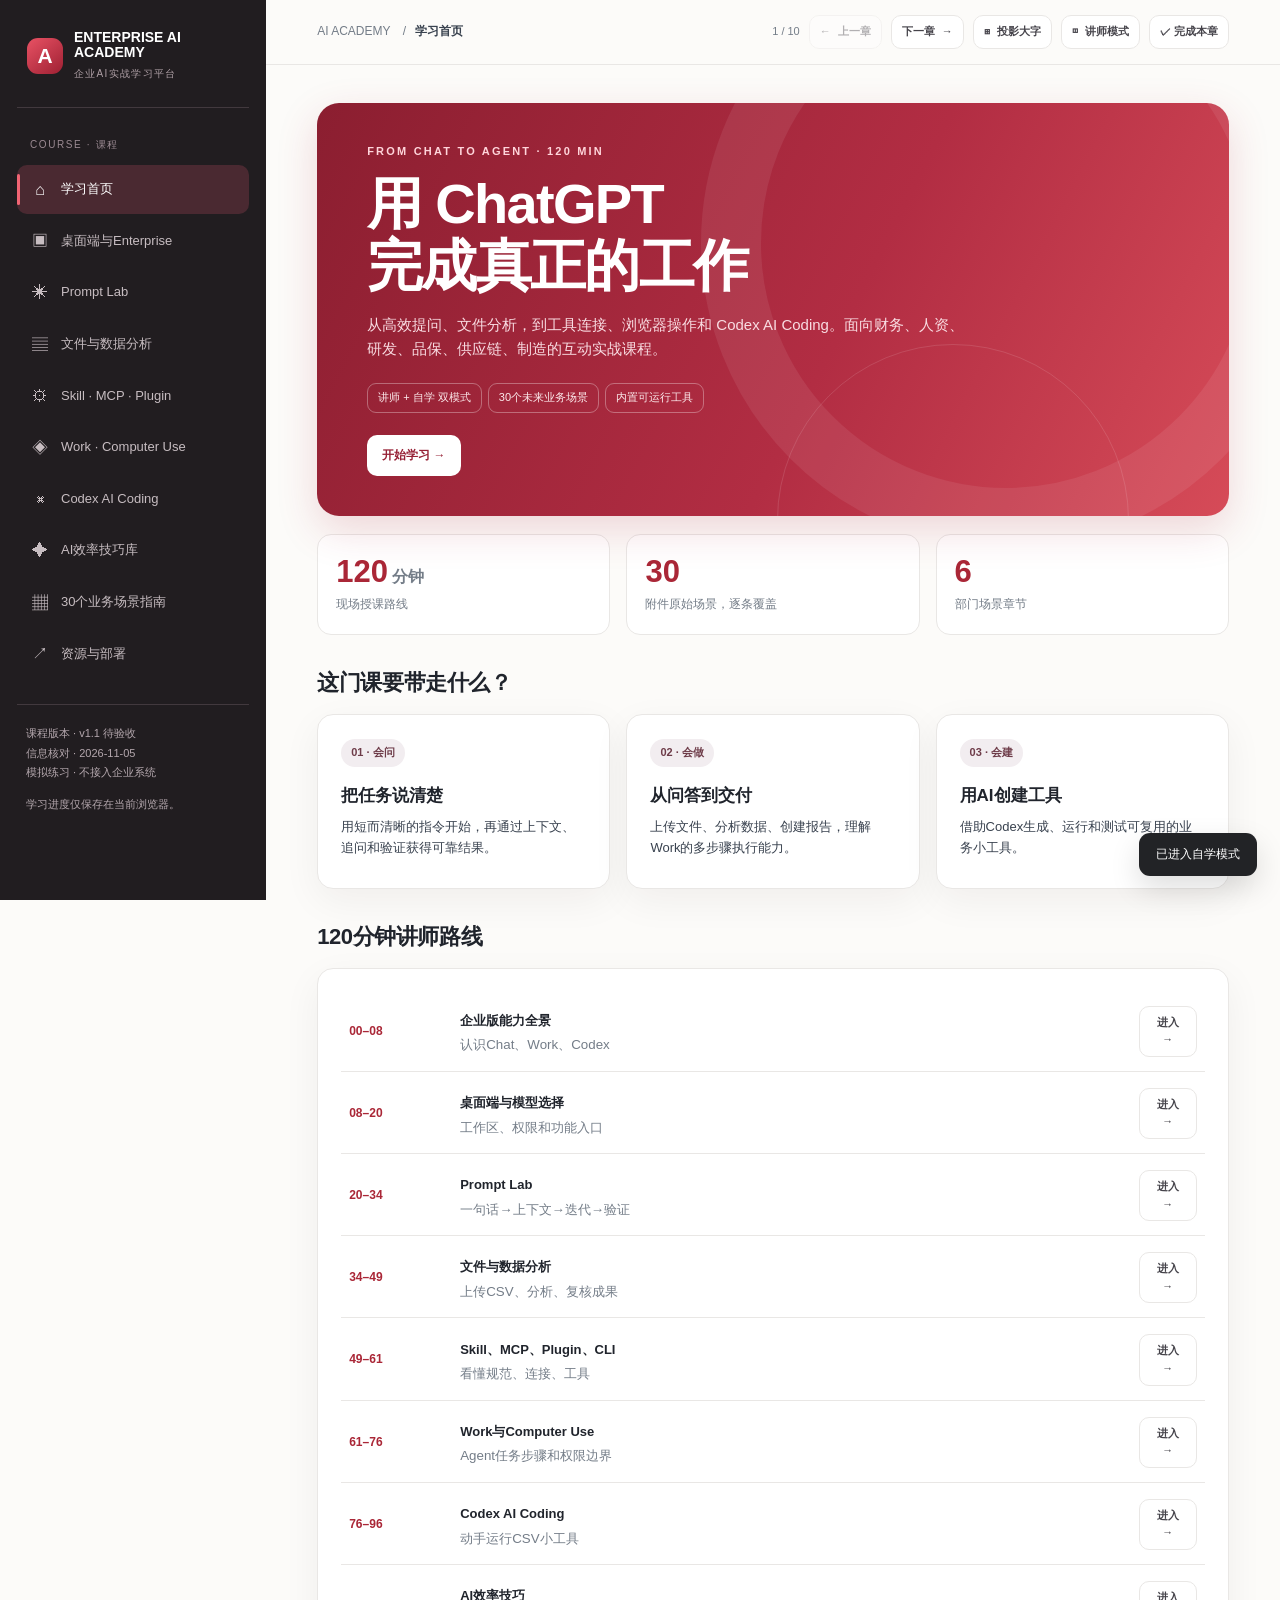
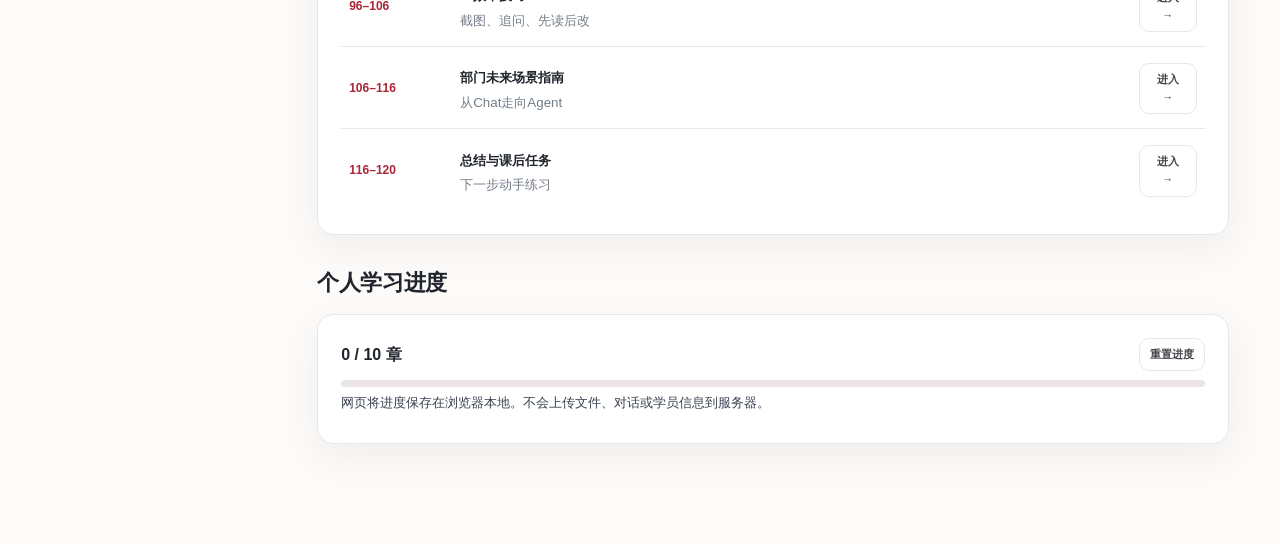
<file: preview-prompt-m1.html>
<!doctype html>
<html lang="zh-CN">
<head>
  <meta charset="UTF-8" />
  <meta name="viewport" content="width=device-width, initial-scale=1" />
  <meta name="color-scheme" content="light" />
  <meta name="description" content="ChatGPT Enterprise 企业AI实战学习平台：桌面端、Prompt、Skill、MCP、Work、Codex、AI技巧与制造企业场景指南。" />
  <title>ChatGPT Enterprise Academy · 企业AI实战学习平台</title>
  <style>
    :root {--red:#aa2737;--red-dark:#81202e;--red-light:#fcecef;--ink:#20242c;--text:#39424f;--muted:#747d88;--line:#e9e7e5;--paper:#fcfbf9;--white:#ffffff;--sand:#f6f4f1;--green:#28745b;--gold:#c39131;--shadow:0 12px 38px rgba(31,24,24,.055);--sidebar:266px;--radius:16px}
    *{box-sizing:border-box} html{scroll-behavior:smooth} body{margin:0;background:var(--paper);color:var(--ink);font-family:-apple-system,BlinkMacSystemFont,"Segoe UI","PingFang SC","Microsoft YaHei",sans-serif;line-height:1.6} button,input,textarea{font:inherit}button{cursor:pointer}a{color:inherit;text-decoration:none} a:focus-visible,button:focus-visible,input:focus-visible,textarea:focus-visible,summary:focus-visible{outline:3px solid #e7aeb5;outline-offset:3px}
    .layout{display:grid;grid-template-columns:var(--sidebar) minmax(0,1fr);min-height:100vh}.sidebar{background:#211d20;color:#eee6e8;position:sticky;top:0;height:100vh;overflow-y:auto;padding:27px 17px;z-index:20}.brand{display:flex;gap:11px;align-items:center;padding:3px 10px 25px;border-bottom:1px solid #42393e;margin-bottom:19px}.brand-emblem{width:36px;height:36px;border-radius:11px;background:linear-gradient(140deg,#e95264,#9e2033);display:grid;place-items:center;font-size:21px;color:#fff;font-weight:800}.brand strong{display:block;color:#fff;font-size:14px;line-height:1.1}.brand small{display:block;color:#ae9fa5;letter-spacing:1.3px;font-size:10px;margin-top:5px}.nav-caption{font-size:10px;letter-spacing:1.6px;color:#9b8a92;text-transform:uppercase;padding:10px 13px;margin-top:8px}.nav-link{display:flex;align-items:center;gap:11px;color:#c7bdc1;padding:12px 13px;border-radius:10px;font-size:13px;transition:.2s;margin:2px 0;position:relative}.nav-link:hover{background:#373035;color:#fff}.nav-link.active{background:#4a2931;color:#fff}.nav-link.active:before{position:absolute;content:'';left:0;top:9px;bottom:9px;width:3px;background:#f16473;border-radius:2px}.nav-link .ico{font-size:16px;width:20px;text-align:center}.nav-link .nav-done{margin-left:auto;font-size:11px;color:#84d0aa;display:none}.nav-link.done .nav-done{display:inline}.sidebar-foot{border-top:1px solid #42393e;padding:19px 9px 2px;margin-top:25px;color:#b4a7ad;font-size:11px;line-height:1.8}.mobile-toggle{display:none!important}
    .main{min-width:0}.topbar{display:flex;align-items:center;justify-content:space-between;gap:14px;position:sticky;top:0;z-index:10;background:rgba(252,251,249,.94);border-bottom:1px solid var(--line);padding:15px clamp(22px,4vw,66px);backdrop-filter:blur(15px)}.breadcrumb{font-size:12px;color:var(--muted)}.breadcrumb b{font-weight:700;color:var(--text)}.top-actions{display:flex;align-items:center;gap:9px}.btn{display:inline-flex;gap:7px;align-items:center;justify-content:center;border:1px solid transparent;border-radius:10px;padding:10px 14px;font-size:12px;font-weight:700;transition:background .15s,border .15s;white-space:normal}.btn-primary{background:var(--red);color:#fff}.btn-primary:hover{background:var(--red-dark)}.btn-ghost{background:#fff;border-color:var(--line);color:#45434a}.btn-ghost:hover{background:#f8f1f2}.btn-soft{background:#faedef;color:var(--red-dark)}.btn-sm{padding:7px 10px;font-size:11px}.content{max-width:1350px;padding:38px clamp(22px,4vw,66px) 100px;margin:0 auto}.view{display:none;animation:enter .28s ease}.view.active{display:block}@keyframes enter{from{opacity:.25;transform:translateY(7px)}to{opacity:1;transform:translateY(0)}}.eyebrow{font-size:11px;font-weight:800;letter-spacing:2.2px;color:var(--red);text-transform:uppercase;margin:0 0 12px}.page-head{margin-bottom:26px}.page-title{font-size:clamp(26px,3.1vw,42px);line-height:1.2;letter-spacing:-1px;margin:0 0 13px}.page-intro{max-width:790px;color:var(--muted);font-size:15px;margin:0}.section-title{font-size:22px;letter-spacing:-.4px;margin:30px 0 14px}.muted{color:var(--muted)}.small{font-size:12px}.micro{font-size:11px;color:var(--muted)}.pill{display:inline-block;border-radius:999px;background:#f2edf0;color:#6e3c49;font-size:11px;font-weight:700;padding:5px 10px}.pill.warn{background:#fff5dc;color:#78561f}.pill.good{background:#e6f4ed;color:#256344}.tag{border:1px solid #e5e0e1;background:#fff;padding:4px 9px;border-radius:9px;color:#777078;font-size:11px}.card{border:1px solid var(--line);border-radius:var(--radius);background:var(--white);box-shadow:var(--shadow);padding:23px}.card h3{margin:0 0 8px;font-size:17px}.card p{margin:6px 0;color:var(--text);font-size:13px}.grid2{display:grid;grid-template-columns:repeat(2,minmax(0,1fr));gap:16px}.grid3{display:grid;grid-template-columns:repeat(3,minmax(0,1fr));gap:16px}.kpi{padding:18px;border:1px solid var(--line);border-radius:14px;background:#fff}.kpi strong{display:block;font-size:31px;line-height:1.2;color:var(--red)}.kpi span{color:var(--muted);font-size:12px}.divider{height:1px;background:var(--line);margin:25px 0}.info{padding:15px 17px;border-left:3px solid var(--red);background:#fdf3f4;border-radius:0 9px 9px 0;color:#62414a;font-size:13px}.info.neutral{border-color:#7295a7;background:#f1f7f9;color:#47616f}.info.gold{border-color:#d5ac56;background:#fff8eb;color:#685833}.row{display:flex;align-items:center;gap:10px;flex-wrap:wrap}.between{justify-content:space-between}.stack{display:grid;gap:15px}.codebox{border-radius:12px;background:#27252a;color:#f5f1f4;padding:17px;font-family:ui-monospace,SFMono-Regular,Consolas,monospace;font-size:12px;white-space:pre-wrap;line-height:1.8;overflow-x:auto}.lesson{padding:17px 18px;border:1px solid #eae6e7;background:#fff;border-radius:14px}.lesson .lesson-step{color:var(--red);font-size:12px;font-weight:800}.lesson h3{margin:4px 0 6px;font-size:16px}.lesson p{margin:0;font-size:13px;color:var(--muted)}.notes{padding:13px 16px;border-radius:12px;border:1px dashed #cdb6ba;background:#fffaf9;font-size:12px;color:#725762;display:none}.teacher .notes{display:block}.mode-sign{font-size:11px;color:var(--red-dark);border:1px solid #edc7cc;background:#fdf1f2;border-radius:99px;padding:5px 9px;font-weight:700}.teacher-only{display:none}.teacher .teacher-only{display:block}
    .hero{min-height:335px;background:linear-gradient(117deg,#8b1e30 0%,#b22d43 57%,#d64b58 100%);color:#fff;border-radius:22px;padding:40px clamp(23px,4vw,50px);position:relative;overflow:hidden;display:flex;flex-direction:column;justify-content:center;box-shadow:0 14px 40px #ae26412c}.hero:before{content:'';position:absolute;right:-82px;top:-165px;width:490px;height:490px;border:60px solid rgba(255,255,255,.075);border-radius:50%}.hero:after{content:'';position:absolute;right:100px;bottom:-180px;width:350px;height:350px;border:1px solid rgba(255,255,255,.12);border-radius:50%}.hero > *{position:relative;z-index:1}.hero .eyebrow{color:#ffd5db}.hero h1{font-size:clamp(31px,4.6vw,56px);line-height:1.1;margin:1px 0 17px;letter-spacing:-1.7px;max-width:720px}.hero p{max-width:600px;margin:0 0 22px;color:#f9dce2;font-size:15px}.hero .btn{width:max-content;background:#fff;color:#962035}.hero-chip{display:inline-block;border:1px solid rgba(255,255,255,.32);padding:5px 10px;border-radius:9px;font-size:11px;color:#fce9eb;margin-right:6px;margin-bottom:7px}.timeline{display:grid;gap:2px}.timeline-row{display:grid;grid-template-columns:95px minmax(0,1fr) 58px;gap:16px;align-items:center;border-bottom:1px solid var(--line);padding:14px 8px}.timeline-row:last-child{border:0}.timeline-row .time{font-size:12px;font-weight:700;color:var(--red)}.timeline-row strong{font-size:13px}.timeline-row small{display:block;color:var(--muted);margin-top:2px}.timeline-row button{font-size:11px}.checkline{display:flex;align-items:center;gap:10px;font-size:12px}.checkline input{accent-color:var(--red)}.meter{height:7px;border-radius:9px;background:#ebe5e5;overflow:hidden}.meter-fill{height:100%;width:0;background:linear-gradient(90deg,#a5273a,#e06a75);transition:width .35s}
    .compare{display:grid;grid-template-columns:repeat(3,1fr);gap:14px}.compare .block{padding:21px;border:1px solid var(--line);border-radius:14px;background:#fff}.compare .block h3{font-size:18px;margin:6px 0}.compare .block p{font-size:12px;color:var(--muted);margin:0}.compare .block .symbol{font-size:25px}.checklist{list-style:none;padding:0;margin:0;display:grid;gap:7px}.checklist li{display:flex;gap:9px;align-items:flex-start;color:var(--text);font-size:13px}.checklist li:before{content:'✓';flex:none;color:var(--green);font-weight:900}
    textarea{width:100%;min-height:122px;border-radius:12px;border:1px solid #dcd7d7;padding:14px;color:#30323b;background:#fff;resize:vertical;font-size:13px;line-height:1.8}input[type=file]{font-size:12px;max-width:100%}input[type=checkbox]{accent-color:var(--red);transform:scale(1.05)}.field{display:flex;align-items:center;gap:8px}.tabs{display:flex;gap:5px;background:#f5f1f1;padding:5px;border-radius:11px;flex-wrap:wrap}.tabs button{border:0;border-radius:8px;padding:9px 13px;background:transparent;color:#75686c;font-weight:700;font-size:12px}.tabs button.selected{background:#fff;color:var(--red-dark);box-shadow:0 2px 8px #0000000c}.prompt-preview{background:#fff;border:1px dashed #d8c5cb;border-radius:12px;padding:15px;white-space:pre-wrap;font-size:13px;min-height:82px}.stepper{display:flex;flex-wrap:wrap;gap:7px;margin:10px 0}.stepper button{width:31px;height:31px;border:1px solid #ded9db;background:#fff;border-radius:50%;font-weight:800;font-size:11px;color:#786e71}.stepper button.active{background:var(--red);color:#fff;border-color:var(--red)}.demo-frame{background:#fff;border:1px solid var(--line);border-radius:14px;overflow:hidden}.demo-header{padding:10px 15px;background:#f7f5f4;border-bottom:1px solid var(--line);display:flex;gap:7px;align-items:center}.dot{width:8px;height:8px;border-radius:50%;background:#e5b7be}.dot:first-child{background:#ef908c}.dot:nth-child(2){background:#dfbb77}.dot:nth-child(3){background:#7db498}.demo-body{padding:18px;min-height:165px}
    .department{margin:28px 0 38px;scroll-margin-top:90px}.department-head{display:flex;align-items:center;justify-content:space-between;gap:12px;padding:18px 21px;border:1px solid var(--line);border-radius:16px;background:linear-gradient(100deg,#fff,#faf3f4)}.department-head h3{font-size:20px;margin:0}.department-head p{font-size:12px;color:var(--muted);margin:2px 0 0}.case{border:1px solid #e9e4e5;border-radius:13px;background:#fff;margin-top:11px;overflow:hidden}.case summary{padding:16px 19px;cursor:pointer;display:flex;align-items:center;gap:10px;list-style:none}.case summary::-webkit-details-marker{display:none}.case summary .case-title{flex:1;min-width:0;font-size:14px;font-weight:700}.case .case-body{border-top:1px solid var(--line);padding:18px 20px 23px}.case .case-inner{display:grid;gap:13px}.case .case-panel{display:none}.case .case-panel.active{display:block}.case-panel h4{font-size:13px;margin:0 0 5px}.case-panel p{font-size:13px;color:var(--text);margin:0 0 12px}.case-prompt{background:#faf5f5;border:1px solid #f0e3e5;padding:13px 15px;border-radius:12px;white-space:pre-wrap;font-size:12px;line-height:1.8}.case-prompt button{float:right}.case-more{display:flex;gap:5px;align-items:center;color:var(--muted);font-size:11px}.badge-high{background:#fae5e8;color:#a02b3c}.badge-medium{background:#fff3df;color:#9c6b21}.badge-low{background:#f0f0f0;color:#70747a}
    .tip-grid{display:grid;grid-template-columns:repeat(3,minmax(0,1fr));gap:13px}.tip{display:flex;flex-direction:column;gap:10px;padding:18px;border:1px solid var(--line);background:#fff;border-radius:14px}.tip h3{margin:0;font-size:15px}.tip p{font-size:12px;line-height:1.7;color:var(--muted);margin:0;flex:1}.tip button{align-self:flex-start}.tip-detail{background:#fffaf9;border:1px solid #eedadd;border-radius:12px;padding:13px;font-size:12px;white-space:pre-wrap;color:#573f47}.footer{font-size:11px;color:#9a9295;margin-top:38px;border-top:1px solid var(--line);padding-top:19px;line-height:2}.result-table{width:100%;border-collapse:collapse;font-size:12px;background:#fff}.result-table th{background:#f5f2f2;font-weight:700;text-align:left}.result-table th,.result-table td{border-bottom:1px solid #ece8e9;padding:9px 10px}.result-table th{position:sticky;top:0}.table-wrap{max-width:100%;overflow:auto;border-radius:11px;border:1px solid #e7e1e2;max-height:320px}.bad-row{background:#fff2ef}.metric-row{display:grid;grid-template-columns:repeat(3,1fr);gap:10px}.metric{border-radius:12px;background:#f8f4f4;padding:16px}.metric strong{font-size:26px;color:var(--red);display:block}.metric span{font-size:11px;color:var(--muted)}.bar{height:9px;border-radius:20px;background:#f0e9e9;overflow:hidden;margin-top:8px}.bar i{display:block;height:100%;background:var(--red);border-radius:20px}.resource{display:flex;gap:11px;align-items:flex-start;border:1px solid var(--line);padding:16px;border-radius:12px;background:#fff}.resource .logo{width:34px;height:34px;border-radius:10px;background:#f9e8ea;color:var(--red);display:grid;place-items:center;flex:none;font-size:17px}.resource h3{font-size:14px;margin:0 0 3px}.resource p{font-size:12px;color:var(--muted);margin:0 0 6px}.resource a{font-size:12px;color:var(--red);font-weight:700}.toast{position:fixed;right:23px;bottom:24px;z-index:100;background:#222326;color:#fff;padding:12px 17px;border-radius:11px;font-size:12px;box-shadow:0 12px 30px #0002;opacity:0;transform:translateY(15px);pointer-events:none;transition:.2s}.toast.show{opacity:1;transform:translateY(0)}.preline{white-space:pre-wrap}
    .top-actions button:disabled{opacity:.4;cursor:not-allowed}
body.large-text{font-size:18px;line-height:1.75}
body.large-text .page-intro,body.large-text .hero p{font-size:20px}
body.large-text .card p,body.large-text .lesson p,body.large-text .compare .block p,body.large-text .case-panel p,body.large-text .department-head p,body.large-text .tip p,body.large-text .resource p,body.large-text .prompt-preview,body.large-text .info,body.large-text .notes{font-size:17px}
body.large-text .timeline-row strong,body.large-text .timeline-row small,body.large-text .case-title,body.large-text .lesson h3,body.large-text .tip h3,body.large-text .checklist li{font-size:17px}
body.large-text .small,body.large-text .micro,body.large-text .eyebrow,body.large-text .pill,body.large-text .tag,body.large-text .btn,body.large-text .nav-link{font-size:15px}
body.large-text .page-title{font-size:clamp(32px,3.6vw,50px)}
body.large-text textarea,body.large-text .codebox,body.large-text .case-prompt,body.large-text .result-table{font-size:16px}
@media(max-width:1120px){.top-actions .nav-key .label{display:none}}
@media(max-width:850px){.top-actions .nav-key{display:none}}
@media(max-width:1120px){:root{--sidebar:224px}.content{padding-inline:32px}.grid3,.tip-grid{grid-template-columns:repeat(2,minmax(0,1fr))}}
    @media(max-width:850px){.mobile-toggle{display:inline-flex!important}.layout{display:block}.sidebar{position:fixed;left:0;top:0;width:270px;height:100vh;transform:translateX(-101%);transition:.25s;box-shadow:12px 0 45px #0002}.sidebar.open{transform:translateX(0)}.mobile-toggle{display:inline-flex}.topbar{padding:12px 20px}.content{padding:25px 20px 70px}.hero{min-height:310px}.grid3,.grid2,.compare{grid-template-columns:1fr}.tip-grid{grid-template-columns:repeat(2,minmax(0,1fr))}}
    @media(max-width:560px){.hero h1{font-size:32px}.hero{padding:29px 21px;min-height:300px}.page-title{font-size:28px}.tip-grid,.metric-row{grid-template-columns:1fr}.top-actions .label{display:none}.card{padding:17px}.timeline-row{grid-template-columns:75px 1fr;gap:9px}.timeline-row button{display:none}.case summary{padding:13px}.case .case-body{padding:14px}.department-head{padding:15px}.breadcrumb{display:none}}
    @media print{.sidebar,.topbar,.no-print,.btn{display:none!important}.layout{display:block}.view{display:block!important;break-after:page}.content{padding:0}.card,.case{box-shadow:none}.notes{display:block}}
  </style>
</head>
<body>
<div class="layout" id="app">
  <aside class="sidebar" id="sidebar" aria-label="课程导航">
    <div class="brand"><div class="brand-emblem">A</div><div><strong>ENTERPRISE AI<br/>ACADEMY</strong><small>企业AI实战学习平台</small></div></div>
    <div class="nav-caption">COURSE · 课程</div>
    <a class="nav-link active" href="#home" data-page="home"><span class="ico">⌂</span>学习首页<span class="nav-done">✓</span></a>
    <a class="nav-link" href="#desktop" data-page="desktop"><span class="ico">▣</span>桌面端与Enterprise<span class="nav-done">✓</span></a>
    <a class="nav-link" href="#prompt" data-page="prompt"><span class="ico">✳</span>Prompt Lab<span class="nav-done">✓</span></a>
    <a class="nav-link" href="#files" data-page="files"><span class="ico">▤</span>文件与数据分析<span class="nav-done">✓</span></a>
    <a class="nav-link" href="#tools" data-page="tools"><span class="ico">⚙</span>Skill · MCP · Plugin<span class="nav-done">✓</span></a>
    <a class="nav-link" href="#work" data-page="work"><span class="ico">◈</span>Work · Computer Use<span class="nav-done">✓</span></a>
    <a class="nav-link" href="#codex" data-page="codex"><span class="ico">⌘</span>Codex AI Coding<span class="nav-done">✓</span></a>
    <a class="nav-link" href="#tips" data-page="tips"><span class="ico">✦</span>AI效率技巧库<span class="nav-done">✓</span></a>
    <a class="nav-link" href="#cases" data-page="cases"><span class="ico">▦</span>30个业务场景指南<span class="nav-done">✓</span></a>
    <a class="nav-link" href="#resources" data-page="resources"><span class="ico">↗</span>资源与部署<span class="nav-done">✓</span></a>
    <div class="sidebar-foot"><div>课程版本 · v1.1 待验收</div><div>信息核对 · 2026-11-05</div><div>模拟练习 · 不接入企业系统</div><div style="margin-top:12px">学习进度仅保存在当前浏览器。</div></div>
  </aside>
  <main class="main">
    <header class="topbar">
      <div class="row"><button id="mobileToggle" class="btn btn-ghost btn-sm mobile-toggle" aria-label="打开导航">☰</button><div class="breadcrumb">AI ACADEMY <span style="padding:0 9px">/</span><b id="bread">学习首页</b></div></div>
      <div class="top-actions"><span id="chapterCount" class="micro nav-key" aria-live="polite">1 / 10</span><button id="prevChapter" class="btn btn-ghost btn-sm nav-key" aria-label="上一章节" title="上一章（讲师快捷键Shift + PageUp）">← <span class="label">上一章</span></button><button id="nextChapter" class="btn btn-ghost btn-sm nav-key" aria-label="下一章节" title="下一章（讲师快捷键Shift + PageDown）"><span class="label">下一章</span> →</button><button id="presentToggle" class="btn btn-ghost btn-sm" title="切换投影大字模式" aria-pressed="false">⊞ <span class="label">投影大字</span></button><span id="modeSign" class="mode-sign" hidden>讲师模式</span><button class="btn btn-ghost btn-sm" id="modeToggle" title="切换讲师/自学模式">◫ <span class="label">讲师模式</span></button><button class="btn btn-ghost btn-sm" id="completeBtn" title="标记本章已学">✓ <span class="label">完成本章</span></button></div>
    </header>
    <div class="content">
      <section class="view active" id="page-home">
        <div class="hero"><div class="eyebrow">FROM CHAT TO AGENT · 120 MIN</div><h1>用 ChatGPT<br/>完成真正的工作</h1><p>从高效提问、文件分析，到工具连接、浏览器操作和 Codex AI Coding。面向财务、人资、研发、品保、供应链、制造的互动实战课程。</p><div><span class="hero-chip">讲师 + 自学 双模式</span><span class="hero-chip">30个未来业务场景</span><span class="hero-chip">内置可运行工具</span></div><div style="margin-top:15px"><button class="btn" data-go="desktop">开始学习 →</button></div></div>
        <div class="grid3" style="margin-top:18px"><div class="kpi"><strong>120<span style="font-size:16px"> 分钟</span></strong><span>现场授课路线</span></div><div class="kpi"><strong>30</strong><span>附件原始场景，逐条覆盖</span></div><div class="kpi"><strong>6</strong><span>部门场景章节</span></div></div>
        <h2 class="section-title">这门课要带走什么？</h2>
        <div class="grid3"><div class="card"><span class="pill">01 · 会问</span><h3 style="margin-top:15px">把任务说清楚</h3><p>用短而清晰的指令开始，再通过上下文、追问和验证获得可靠结果。</p></div><div class="card"><span class="pill">02 · 会做</span><h3 style="margin-top:15px">从问答到交付</h3><p>上传文件、分析数据、创建报告，理解Work的多步骤执行能力。</p></div><div class="card"><span class="pill">03 · 会建</span><h3 style="margin-top:15px">用AI创建工具</h3><p>借助Codex生成、运行和测试可复用的业务小工具。</p></div></div>
        <h2 class="section-title">120分钟讲师路线</h2><div class="card"><div id="timeline" class="timeline"></div></div>
        <div class="notes" style="margin-top:14px">讲师提示：开场询问学员“你最近一次使用ChatGPT解决了什么工作？” 不逐个点名，可以请2人分享。结束时引导大家选择一个未来业务场景并完成入门练习。</div>
        <h2 class="section-title">个人学习进度</h2><div class="card"><div class="row between" style="margin-bottom:9px"><strong id="progressText">0 / 10 章</strong><button class="btn btn-ghost btn-sm" id="resetProgress">重置进度</button></div><div class="meter"><div id="progressFill" class="meter-fill"></div></div><p class="small muted">网页将进度保存在浏览器本地。不会上传文件、对话或学员信息到服务器。</p></div>
      </section>
      <section class="view" id="page-desktop">
        <div class="page-head"><p class="eyebrow">01 · CHATGPT DESKTOP</p><h1 class="page-title">认识ChatGPT Enterprise桌面端</h1><p class="page-intro">先看清三种工作体验，再理解企业版的治理、权限与数据边界。桌面端实际菜单和功能取决于应用版本与管理员配置。</p></div>
        <div class="compare"><div class="block"><span class="symbol">◌</span><h3>Chat</h3><p>快速问答、写作、搜索、脑暴与文件理解。适合“我现在需要一个答案”。</p></div><div class="block"><span class="symbol">◈</span><h3>Work</h3><p>研究、分析、跨步骤执行并交付文档/报告等。适合“请帮我完成这项任务”。</p></div><div class="block"><span class="symbol">⌘</span><h3>Codex</h3><p>读代码、处理本地项目、运行命令、测试并开发工具。适合“请帮我做一个程序”。</p></div></div>
        <h2 class="section-title">企业版与个人版：培训时重点讲什么？</h2>
        <div class="grid2"><div class="card"><h3>组织与数据治理</h3><ul class="checklist"><li>工作区、成员角色与管理权限</li><li>企业级数据安全和合规配置</li><li>组织管理Skill、Plugin与应用连接</li><li>特定操作可要求成员授权或管理员批准</li></ul></div><div class="card"><h3>模型选择的小原则</h3><ul class="checklist"><li>日常表达：优先低成本、快速交互的体验</li><li>复杂分析：选择较高思考强度</li><li>需要执行工具：进入Work或Codex</li><li>先确定任务和权限，再考虑模型名称</li></ul></div></div>
        <h2 class="section-title">桌面端的4个操作技巧</h2><div class="grid2"><div class="lesson"><div class="lesson-step">TIP 01</div><h3>快捷呼出</h3><p>可在桌面端设置快捷入口；注意不同系统、版本及快捷键冲突。</p></div><div class="lesson"><div class="lesson-step">TIP 02</div><h3>截图直接问</h3><p>将软件异常、图表和界面截图交给AI解释；先遮盖敏感资料。</p></div><div class="lesson"><div class="lesson-step">TIP 03</div><h3>用项目承接长期工作</h3><p>让相关文件、历史对话和项目目标保持在相同工作上下文。</p></div><div class="lesson"><div class="lesson-step">TIP 04</div><h3>语音梳理问题</h3><p>复杂的现场问题可先用口述整理再形成可检验的任务描述。</p></div></div>
        <div class="info gold" style="margin-top:18px">权限检查：讲师课前在实际Enterprise账号中确认Chat、Work、Codex、Skills、Plugins、Browser Use、Computer Use是否开放。不要把某个演示账号看到的能力当作所有人都有。</div>
        <div class="notes" style="margin-top:12px">讲师操作：现场展示新桌面端Chat/Work切换，再从顶部菜单切到Codex；简要说明Chat和Work历史在Recents中，Codex有独立记录。不要花太多时间解释模型版本号。</div>
        <div class="row" style="margin-top:18px"><a class="btn btn-ghost" target="_blank" rel="noopener" href="https://help.openai.com/en/articles/20001275-chatgpt-work-and-codex">OpenAI官方：Chat / Work / Codex ↗</a><a class="btn btn-ghost" target="_blank" rel="noopener" href="https://help.openai.com/en/articles/20001276-moving-to-the-new-chatgpt-desktop-app">新版桌面端迁移指南 ↗</a></div>
      </section>
      <section class="view" id="page-prompt">
        <div class="page-head"><p class="eyebrow">02 · PROMPT LAB</p><h1 class="page-title">不背模板，学会与AI协作</h1><p class="page-intro">参考吴恩达《AI Prompting for Everyone》的现代提示词理念：清楚表达、提供所需背景、通过对话迭代，并且检查结果。简单任务不需要写得很长。</p></div>
        <div class="info">核心判断：提示词不是越长越好。任务越复杂、风险越高，越需要交代数据来源、判断标准和验收条件。</div>
        <h2 class="section-title">一条业务任务，试三种表达方式</h2>
        <div class="grid2"><div class="card"><div class="row between"><h3>① 选择任务和表达层级</h3><span class="pill">互动实验</span></div><div class="tabs" id="promptTasks"><button class="selected" data-prompt-task="qa">品质异常</button><button data-prompt-task="scm">缺料分析</button><button data-prompt-task="hr">培训计划</button></div><div style="height:12px"></div><div class="tabs" id="promptLevels"><button class="selected" data-prompt-level="0">一句话启动</button><button data-prompt-level="1">增加上下文</button><button data-prompt-level="2">增加验证</button></div><p class="micro" style="margin-top:15px">你可以直接修改下面的Prompt，练习用自己的语言表达。</p><textarea id="promptInput" aria-label="编辑练习Prompt"></textarea><div class="row between" style="margin-top:11px"><button class="btn btn-ghost" id="resetPrompt">恢复当前示例</button><button class="btn btn-primary" id="copyPrompt">复制Prompt ↗</button></div></div>
        <div class="card"><h3>② 看看这条指令具备什么</h3><p class="small muted">以下是网页本地的文字检查，不是AI模型评分。</p><div id="promptChecklist" class="stack" style="margin-top:18px"></div><div class="divider"></div><h3>③ 下一轮可以怎样追问？</h3><div id="nextPrompt" class="prompt-preview"></div><div style="margin-top:12px"><button class="btn btn-soft" id="copyFollow">复制追问示例</button></div></div></div>
        <h2 class="section-title">四步就够用</h2><div class="grid2"><div class="lesson"><span class="lesson-step">STEP 1 · 任务</span><h3>直接说目的</h3><p>先问“我要获得什么结果”，而不是先写角色扮演和长篇设定。</p></div><div class="lesson"><span class="lesson-step">STEP 2 · 上下文</span><h3>必要时补资料</h3><p>用业务文件、字段含义、背景、规则给AI足够的判断依据。</p></div><div class="lesson"><span class="lesson-step">STEP 3 · 迭代</span><h3>不满意就继续改</h3><p>把问题指出来，让AI沿着当前工作修正，不必反复从零写Prompt。</p></div><div class="lesson"><span class="lesson-step">STEP 4 · 验证</span><h3>按风险分层复核</h3><p>普通文案重在可读性；财务、质量和合规判断必须回到原始证据。</p></div></div>
        <h2 class="section-title">借鉴吴恩达课程：AI不只回答问题</h2><div class="grid3"><div class="lesson"><div class="lesson-step">FIND INFORMATION</div><h3>找信息与核实来源</h3><p>区分模型已有知识、联网搜索与Deep Research；追问出处和数据时效。</p></div><div class="lesson"><div class="lesson-step">THOUGHT PARTNER</div><h3>把AI当思考伙伴</h3><p>让AI反驳你的方案、给不同角度，并指出假设中最薄弱的一环。</p></div><div class="lesson"><div class="lesson-step">CREATE & BUILD</div><h3>让AI帮助创造</h3><p>描述需要的成果，利用文本、图表或Codex做原型，再根据实际体验迭代。</p></div></div>
        <div class="notes" style="margin-top:13px">讲师练习：让全员选择一个工作任务。先用一句话输入ChatGPT，再要求它解释依据或补充条件。请1位学员口头比较“第一次回答”和“第二次回答”的差别。建议14分钟。</div>
        <div class="row" style="margin-top:17px"><a class="btn btn-ghost" href="https://www.deeplearning.ai/courses/ai-prompting-for-everyone" rel="noopener" target="_blank">吴恩达课程官方页面 ↗</a></div>
      </section>
      <section class="view" id="page-files">
        <div class="page-head"><p class="eyebrow">03 · FILES & DATA</p><h1 class="page-title">从原始文件到业务成果</h1><p class="page-intro">真实使用中，不需要手工把Excel逐行复制给AI。先准备好数据与业务口径，再上传文件、提出目标并核对结果。</p></div>
        <div class="grid2"><div class="card"><h3>课堂主案例 · MES生产日报</h3><p>通过一份完全模拟的日报，理解产量、达成率、直通率、异常分类。以下数据汇总在网页中真实计算，不是调用ChatGPT。</p><div style="margin-top:15px" class="row"><a class="btn btn-primary" href="samples/MES_生产日报_模拟.csv" download>↓ 下载模拟CSV</a><button class="btn btn-ghost" data-copy-key="mesPrompt">复制ChatGPT分析指令</button></div><div class="notes" style="margin-top:15px">讲师操作：在真正的Enterprise Chat中上传这份CSV，让AI说明数据质量、生成趋势图和报告摘要。要求学员从原文件核对总产量与达成率公式。</div></div><div class="card"><h3>从数据到结论的三个关口</h3><ul class="checklist"><li>先检查缺失、重复、字段名称</li><li>指标要有明确分母和计算口径</li><li>报告结论必须标明依据、未知项和限制</li></ul><div class="info gold" style="margin-top:14px">本页展示的是用内置模拟数据进行的规则计算；不会自动分析学员自己的Excel。实际工作请在批准的ChatGPT环境上传文件。</div></div></div>
        <h2 class="section-title">模拟日报 · 浏览器即时汇总</h2><div class="card"><div class="metric-row" id="mesMetrics"></div><h3 style="font-size:15px;margin-top:20px">异常类别分布</h3><div id="mesDefects"></div><div class="divider"></div><h3 style="font-size:15px">数据明细</h3><div id="mesTable" class="table-wrap"></div></div>
        <h2 class="section-title">ChatGPT分析指令</h2><div class="codebox" id="mesPromptCode"></div><div class="row" style="margin-top:12px"><button class="btn btn-primary" data-copy-key="mesPrompt">复制后到ChatGPT使用</button><button class="btn btn-ghost" data-go="codex">下一步：用Codex做可复用工具 →</button></div>
      </section>
      <section class="view" id="page-tools">
        <div class="page-head"><p class="eyebrow">04 · REUSABLE WORKFLOWS</p><h1 class="page-title">Skill、MCP、Plugin、CLI</h1><p class="page-intro">先理解每种能力在业务流程里的位置，不把它们当作同一种东西，也不需要每个同事都学会安装开发环境。</p></div>
        <div class="grid2"><div class="card"><div class="row"><span class="pill">方法</span><h3>Skill · 可复用SOP</h3></div><p>把“如何做”的步骤、规则、例子和必要脚本封装起来，让未来同类任务遵守相同工作标准。</p><p><b>案例：</b>QA的SCAR/CAPA审查Skill。</p></div><div class="card"><div class="row"><span class="pill">连接</span><h3>MCP · 工具接口协议</h3></div><p>让符合协议的客户端通过工具连接外部服务。不是有MCP就自动拥有企业系统权限。</p><p><b>案例：</b>经批准读取报表或知识资料。</p></div><div class="card"><div class="row"><span class="pill">封装</span><h3>Plugin / App · 成品能力</h3></div><p>插件可组合Skills与已连接应用等功能，具体可用能力受工作区、账户授权和管理员控制。</p><p><b>案例：</b>连接已有服务并完成授权范围内的操作。</p></div><div class="card"><div class="row"><span class="pill">执行</span><h3>CLI · 命令行工具</h3></div><p>通过文本命令执行文件、代码、自动化任务；是Codex等技术工具常用的工作界面。</p><p><b>案例：</b>批量处理本地文件或运行测试。</p></div></div>
        <h2 class="section-title">把它们放到同一条工作流中理解</h2><div class="card"><div class="row" style="justify-content:center"><span class="pill">业务需求</span><b>→</b><span class="pill">Agent规划</span><b>→</b><span class="pill">Skill执行规范</span><b>→</b><span class="pill">Plugin / MCP工具</span><b>→</b><span class="pill">成果核验</span></div><p class="small muted" style="text-align:center;margin-top:15px">这是概念关系图，不代表每个任务都必须使用所有组件。</p></div>
        <h2 class="section-title">Skill实战 · SOP差异审查</h2><div class="grid2"><div class="card"><h3>一次性Prompt</h3><div class="prompt-preview">比较上传的两版SOP，列出重要变化。</div><p>优点：足够简单，适合临时分析。限制：不同人员可能使用不同判定规则。</p></div><div class="card"><h3>沉淀为Skill</h3><div class="prompt-preview">输入：新旧SOP。\n步骤：确认版本→逐章比对→重点检查工艺参数与检验标准→标记证据→输出差异清单。\n限制：不得自动批准文件变更。</div><p>适合：高频重复的专业审查任务，且需要一致的输出标准。</p><button class="btn btn-soft" data-copy-key="sopSkill">复制Skill草稿</button></div></div>
        <div class="notes" style="margin-top:14px">讲师重点：用一句话区分「Skill告诉AI怎么做」「MCP帮助AI调用什么工具」「Plugin把技能和连接组织成可安装能力」「CLI让技术工作通过命令执行」。避免承诺真实系统可直接连接。</div>
        <div class="row" style="margin-top:16px"><a target="_blank" class="btn btn-ghost" rel="noopener" href="https://help.openai.com/en/articles/20001066-skills-in-chatgpt">官方 Skills 文档 ↗</a><a target="_blank" class="btn btn-ghost" rel="noopener" href="https://help.openai.com/en/articles/20001256-plugins-in-chatgpt">官方 Plugins 文档 ↗</a></div>
      </section>
      <section class="view" id="page-work">
        <div class="page-head"><p class="eyebrow">05 · WORK & COMPUTER USE</p><h1 class="page-title">让AI从回答走向执行</h1><p class="page-intro">这里展示一个逐步执行的Agent任务流程。网页模拟的是教学步骤，不会真的登录网站、访问物流系统或操作电脑。</p></div>
        <div class="grid2"><div class="card"><div class="row between"><h3>供应链公开资料收集Agent</h3><span class="pill">流程演练</span></div><p>示例任务：收集三家公开物流服务商的服务信息，形成来源可核对的对比表。</p><div class="stepper" id="workStepper"></div><div class="demo-frame"><div class="demo-header"><i class="dot"></i><i class="dot"></i><i class="dot"></i><span class="micro" style="margin-left:8px">Agent操作过程 · 教学模拟</span></div><div class="demo-body" id="workStepContent"></div></div><div class="row between" style="margin-top:13px"><button class="btn btn-ghost" id="workPrev">← 上一步</button><button class="btn btn-primary" id="workNext">下一步 →</button></div></div><div class="card"><h3>这个任务涉及哪些层次？</h3><ul class="checklist"><li>Work：组织多步骤信息研究和交付</li><li>Browser Use：在授权范围内操作网页</li><li>Computer Use：在授权范围内操作本地桌面应用</li><li>Plugin/MCP：通过具备权限的集成接口调用服务</li><li>人工审批：在发送、修改或高风险动作前确认</li></ul><div class="info gold" style="margin-top:15px">Cloud Browser、桌面内置浏览器、Browser Use和Computer Use各有不同权限边界；功能还受管理员策略及当前产品版本限制。</div><button class="btn btn-soft" style="margin-top:15px" data-copy-key="workPrompt">复制Agent演示Prompt</button></div></div>
        <div class="notes" style="margin-top:14px">讲师操作建议：用讲师专用的企业测试账号在真实Work里执行一次公开资料收集任务。网站流程演练用于讲解逻辑或现场网络异常时备用。不要现场登录真实MES、ERP或HR系统。</div>
        <div class="row" style="margin-top:17px"><a target="_blank" rel="noopener" class="btn btn-ghost" href="https://help.openai.com/en/articles/20001510-manage-browser-and-computer-use-in-your-enterprise-workspace">官方：企业浏览器/电脑操作权限 ↗</a></div>
      </section>
      <section class="view" id="page-codex">
        <div class="page-head"><p class="eyebrow">06 · CODEX AI CODING</p><h1 class="page-title">不会写代码，也可以设计实用工具</h1><p class="page-intro">课堂重点不是讲编程语法，而是演示“描述需求 → 理解数据 → 编写工具 → 运行测试 → 修复问题”的完整过程。下面的CSV合并器是一个<strong>真正在浏览器里运行</strong>的程序，不依赖后端。</p></div>
        <div class="grid2"><div class="card"><h3>从对话到工具 · Codex示范任务</h3><div class="codebox" id="codexPromptCode"></div><div class="row" style="margin-top:12px"><button class="btn btn-primary" data-copy-key="codexPrompt">复制Codex任务Prompt</button></div><div class="divider"></div><h3>现场展示顺序</h3><ol style="font-size:13px;color:var(--text);line-height:2.05;padding-left:20px"><li>打开Codex，选择空白练习目录</li><li>粘贴任务需求，让它先检查样例数据</li><li>观察创建文件、运行测试与修复报错</li><li>在真实目录中运行工具（只用模拟文件）</li><li>再要求生成简易Web页面，观察功能迭代</li></ol></div><div class="card"><h3>准备3份模拟采购订单CSV</h3><p>本例模拟不同人员提交的文件，包含一组重复订单和一项缺失交期。</p><div class="stack" style="margin:15px 0"><a class="btn btn-ghost" href="samples/采购订单_模拟_1.csv" download>↓ 模拟订单 1</a><a class="btn btn-ghost" href="samples/采购订单_模拟_2.csv" download>↓ 模拟订单 2</a><a class="btn btn-ghost" href="samples/采购订单_模拟_3.csv" download>↓ 模拟订单 3</a></div><div class="info neutral">本页演示工具仅支持同一字段结构的CSV（Excel可先另存为CSV）。真实业务需另外处理列名变化、编码、日期格式和数据权限。</div></div></div>
        <h2 class="section-title">动手体验 · 可运行的CSV批量合并器</h2><div class="card"><div class="row between"><div><h3>Excel批量处理工具 · Browser Demo</h3><p class="micro">真实执行：浏览器本地读取CSV、合并、识别重复键及缺失交期、生成下载文件。文件不会上传服务器。</p></div><span class="pill good">可运行</span></div><div class="row" style="margin:16px 0"><button class="btn btn-primary" id="loadSample">载入内置模拟订单</button><label class="btn btn-ghost" for="csvInput">选择自己的CSV（仅在本机处理）</label><input type="file" id="csvInput" accept=".csv,text/csv" multiple style="position:absolute;left:-9999px"/><button class="btn btn-ghost" id="runMerge" disabled>▶ 运行合并与检查</button></div><div id="sourceStatus" class="micro">尚未加载数据。可先点击“载入内置模拟订单”。</div><div id="mergeResults" style="margin-top:16px"></div><div class="notes" style="margin-top:15px">讲师技巧：先现场运行网页工具，让学员看到真实输入与输出；接着切到Codex，说明“这个可运行的小工具也可以由AI根据自然语言需求帮助实现”。切勿将本地示范脚本说成Codex正在后台生成。</div></div>
        <h2 class="section-title">代码生成之后，还要验证什么？</h2><div class="grid3"><div class="lesson"><div class="lesson-step">① 数据一致性</div><h3>行数是否正确</h3><p>合并前后行数、列名、重复项数量能否对账。</p></div><div class="lesson"><div class="lesson-step">② 数据安全</div><h3>不要覆盖原始文件</h3><p>工具先输出新文件；正式批处理前应备份、审批、记录日志。</p></div><div class="lesson"><div class="lesson-step">③ 可重复运行</div><h3>测试不同输入</h3><p>加入空值、错误格式和重复项，看工具是否稳健。</p></div></div>
        <div class="row" style="margin-top:17px"><a target="_blank" rel="noopener" class="btn btn-ghost" href="https://help.openai.com/en/articles/20001275-chatgpt-work-and-codex">Codex与Work官方说明 ↗</a></div>
      </section>
      <section class="view" id="page-tips">
        <div class="page-head"><p class="eyebrow">07 · TIPS & TRICKS</p><h1 class="page-title">15个马上能用的AI效率技巧</h1><p class="page-intro">不需要全部记住。每次学会两到三个，直接带回自己的工作中。点击卡片中的“查看做法”可获得场景、简短指令和注意事项。</p></div>
        <div class="tip-grid" id="tipsGrid"></div>
        <div class="notes" style="margin-top:15px">讲师现场精选：①截图提问，②让AI先问关键问题，③同一对话迭代，④Codex先读后改。总计约10分钟，其他技巧放到自学模式。</div>
      </section>
      <section class="view" id="page-cases">
        <div class="page-head"><p class="eyebrow">08 · BUSINESS PLAYBOOK</p><h1 class="page-title">30个业务场景，从今天到Agent</h1><p class="page-intro">对应附件《部門AIAgent适用場景盤點表.xlsx》，保留原始场景和优先级。这里<strong>不展示当前Chat问答案例筛选器</strong>，而是针对各部门“未来想做什么”，提供可尝试的Chat路径与进一步自动化的条件。</p></div>
        <div class="grid3"><div class="kpi"><strong>30</strong><span>原始业务需求</span></div><div class="kpi"><strong>17</strong><span>原表高优先级</span></div><div class="kpi"><strong>6</strong><span>部门章节</span></div></div>
        <div class="info gold" style="margin-top:17px">所有“Chat怎么做”“Agent怎么升级”是基于盘点需求提出的<strong>教学方案</strong>，不代表已经验证企业系统连接。为降低公开发布风险，网页不包含原始Excel、内部人员资料、真实生产/人资数据；真实系统使用前必须审批。</div>
        <div class="row" id="deptJump" style="margin-top:20px"></div><div id="departmentSections"></div>
        <div class="notes">讲师时间仅约10分钟：选取制造或品保的1个场景演示“现在做/未来做”两条路径，告诉同事课后访问自学模式查阅全部30个场景。无需在课堂逐个讲完。</div>
      </section>
      <section class="view" id="page-resources">
        <div class="page-head"><p class="eyebrow">09 · RESOURCES & DEPLOYMENT</p><h1 class="page-title">课后资源与发布说明</h1><p class="page-intro">学习资源优先使用官方文档。功能变化快，网页上的产品说明以2026年11月5日可查询的官方资料为基础；正式授课前仍应核对企业工作区。</p></div>
        <div class="grid2" id="resourceGrid"></div>
        <h2 class="section-title">上线到GitHub Pages：四步</h2><div class="card"><ol style="line-height:2.25;color:var(--text);font-size:13px;padding-left:22px"><li>在GitHub创建一个仓库，例如 <code>chatgpt-enterprise-academy</code>。</li><li>将 <code>index.html</code> 和 <code>samples/</code> 一起放到仓库根目录。</li><li>进入 <code>Settings → Pages → Build and deployment</code>，选择 <code>Deploy from a branch</code>、<code>main</code>、<code>/(root)</code>。</li><li>发布后通过仓库的Pages地址访问，检查下载链接和所有课程章节。</li></ol><div class="info gold">公开仓库与GitHub Pages并非企业私有内网。发布前确认公司许可，移除任何未经审批的内部信息。若课程需包含非公开数据，应使用企业认可的访问受控平台。</div></div>
        <h2 class="section-title">讲师上线前检查</h2><div class="card" id="preflight"></div>
        <div class="footer">本课程是内部培训原型，不隶属于OpenAI或DeepLearning.AI。引用课程名称、产品资料仅用于教学。网站交互在本地浏览器执行，不自动调用ChatGPT API、读取企业系统或操作真实桌面软件。 <br/>Design: 企业AI实战学习平台 v1.1-验收分支 · 2026-11-05</div>
      </section>
    </div>
  </main>
</div>
<div class="toast" id="toast" role="status" aria-live="polite"></div>
<script>
const SCENARIOS = [{"id":"case-01","department":"FIN","departmentLabel":"财务 FIN","title":"當收集歷史5年的匯率資訊等","priority":"高","tag":"财务分析","prep":"公开汇率数据、日期范围、币种与统计口径","chatSteps":"搜索权威来源并核对数据日期；整理时间序列；画趋势图并标注数据缺口","chatPrompt":"请查找近5年指定币种的历史汇率数据，优先使用官方或银行公开来源；统一日期和币种口径，列出来源、缺失日期及趋势摘要。","agent":"连接授权的数据服务，周期性更新历史汇率并生成变化报告","requirements":"数据访问授权、口径统一、异常与缺失处理","validation":"随机抽取5个日期与原始发布机构核对；不得把演示汇率当实时汇率"},{"id":"case-02","department":"FIN","departmentLabel":"财务 FIN","title":"計算複雜線性回歸","priority":"高","tag":"数据分析","prep":"回归数据表、变量说明、业务目的","chatSteps":"上传CSV；明确自变量与目标变量；运行回归并检查残差和假设","chatPrompt":"这份数据需要进行线性回归。先识别因变量和自变量，并向我确认有歧义的字段；输出系数、评价指标、残差检查和限制条件。","agent":"将数据预处理、模型计算与报告输出封装为可复用分析流程","requirements":"稳定数据源、分析环境、模型校验规则","validation":"复核抽样计算；报告变量、样本量与模型限制；不把关联当因果"},{"id":"case-03","department":"FIN","departmentLabel":"财务 FIN","title":"使用AI檢查歸類資料","priority":"高","tag":"数据清洗","prep":"待检查Excel、分类规则、样例和异常判定原则","chatSteps":"上传文件；说明分类标准；输出清洗前后变化与待确认清单","chatPrompt":"请按我提供的分类规则检查这份Excel，找出重复、缺失、格式不一致和无法归类的数据；不要删除原始记录，输出修正建议和异常明细。","agent":"开发批量校验工具或连接来源系统自动更新","requirements":"字段字典、规则版本、输出位置","validation":"核对行数与分类合计；所有修改可追溯"},{"id":"case-04","department":"RD","departmentLabel":"研发 RD","title":"異常履歷與維修經驗查詢","priority":"高","tag":"知识检索","prep":"脱敏维修记录、设备手册、故障分类词典","chatSteps":"按设备和现象检索；汇总相似案例；提供记录出处","chatPrompt":"请在这些维修记录中查找与“设备报警、治具无法复位”相似的故障案例，列出处理步骤、适用条件、原始记录位置和仍需排查的问题。","agent":"构建可授权访问的维修知识检索Agent","requirements":"知识更新机制、文档权限、索引/检索连接","validation":"每条建议能回溯到维修记录；未经验证不能直接控制设备"},{"id":"case-05","department":"RD","departmentLabel":"研发 RD","title":"定期每日、每週、每月匯整各治具直通率","priority":"高","tag":"报表自动化","prep":"从数据库导出的治具测试明细、直通率定义","chatSteps":"上传明细；确认分母和重测口径；生成日周月对比","chatPrompt":"请根据附件治具测试明细，按每日/每周/每月计算直通率并生成趋势图。先确认重测记录与分母处理规则，标注异常波动。","agent":"数据库只读查询 + 排程 + 定期报表","requirements":"SQL只读权限、时间口径、报表模板","validation":"随机抽样与原报表比对，不重复统计重测记录"},{"id":"case-06","department":"RD","departmentLabel":"研发 RD","title":"Pilot run所有資訊及文件串聯","priority":"高","tag":"跨表关联","prep":"模拟试产工单、领料、入库和测试记录","chatSteps":"统一试产批次与工单号；关联多张表；列出缺失项","chatPrompt":"我上传了试产工单、领料和入库表。请按工单号和批次建立关联，输出试产过程摘要、无法匹配的记录和待确认数据。","agent":"连接经授权的研发、文档与业务系统，自动串联试产资料","requirements":"跨系统主键、权限、数据质量校验","validation":"关联行可追溯，不能用模糊匹配替代业务主键"},{"id":"case-07","department":"QA","departmentLabel":"品保 QA","title":"品質數據整理、異常分類及報表摘要","priority":"高","tag":"质量分析","prep":"模拟IQC/IPQC/FT2/OQC检验明细、缺陷分类表","chatSteps":"检查字段；统计不合格率与缺陷分布；生成摘要","chatPrompt":"请分析这份检验记录，说明统计口径，生成缺陷Pareto、工序对比和本周异常摘要，并给出需要人工核实的项目。","agent":"通过受控数据接口获取检验记录，自动计算和成稿","requirements":"质量数据接口、缺陷口径、质量审核","validation":"缺陷数量与批次统计不混用；原始数值可复核"},{"id":"case-08","department":"QA","departmentLabel":"品保 QA","title":"供應商稽核資料整理及稽核重點彙整","priority":"高","tag":"稽核准备","prep":"脱敏历史稽核记录、IQC、SCAR及供应商回复","chatSteps":"按供应商合并资料；找历史未关闭项；整理稽核提纲","chatPrompt":"请汇总附件中的供应商历史稽核与质量异常记录，列出重复问题、未关闭措施、证据缺口，并生成稽核前核查清单。","agent":"构建供应商质量知识库和稽核准备助手","requirements":"资料权限、供应商身份匹配、定期同步","validation":"每个稽核问题附原始依据，不替代正式稽核判定"},{"id":"case-09","department":"QA","departmentLabel":"品保 QA","title":"SCAR／CAPA內容摘要、改善措施及回覆重點整理","priority":"高","tag":"文档审查","prep":"脱敏SCAR/CAPA/8D和回复文件","chatSteps":"抽取问题、原因、措施、验证证据；输出缺口清单","chatPrompt":"请整理这份CAPA，检查问题描述、原因分析、纠正措施和有效性验证证据是否齐全；只指出风险和待确认项，不替我批准关闭。","agent":"建立可复用审阅Skill与审批工作流","requirements":"CAPA标准、文件版本、人工审批","validation":"完整性检查不等于有效性验证；保留审核人"},{"id":"case-10","department":"QA","departmentLabel":"品保 QA","title":"SOP／SIP／規格文件摘要與差異比對","priority":"中","tag":"版本比对","prep":"新旧版本SOP/SIP及规格文件","chatSteps":"逐条比较版本；重点识别参数、判定标准和步骤变化","chatPrompt":"比较这两版SOP，列出新增、删除、修改条款，特别标注参数和检验标准差异；为每一项标注页码与原文依据。","agent":"标准差异审查Skill + 受控文档库","requirements":"版本管理、文档权限、差异确认流程","validation":"对扫描件可能识别不完整；人工确认关键参数"},{"id":"case-11","department":"QA","departmentLabel":"品保 QA","title":"由承辦人定義規則，透過AI進行檢查及修正","priority":"中","tag":"AI Coding","prep":"模拟PDF文件清单、文件命名规范","chatSteps":"先生成命名审核表；必要时让Codex写安全的批处理工具","chatPrompt":"检查这些文件名是否符合“部门_日期_文件类型_版本”规则，列出不合规项和建议新名称，不要直接覆盖或重命名原文件。","agent":"在授权文件夹中由Codex/工具执行批量检查与重命名","requirements":"文件读写权限、规则版本、备份与回滚","validation":"先预览后确认，记录更名前后映射"},{"id":"case-12","department":"SCM","departmentLabel":"供应链 SCM","title":"自動生成MRP分析報表與缺料風險摘要","priority":"高","tag":"缺料分析","prep":"MRP导出表、库存量、需求量、到货日期","chatSteps":"上传MRP；计算缺口；按预计影响时间排序","chatPrompt":"请分析附件MRP数据，按料号计算供需差额，识别缺料风险并输出风险等级、影响时间和需采购确认的项目。","agent":"经授权连接ERP数据，按周期生成缺料预警","requirements":"ERP只读权限、库存与在途口径","validation":"不凭空补齐库存或交期；缺料公式需对账"},{"id":"case-13","department":"SCM","departmentLabel":"供应链 SCM","title":"庫存需求預測與情境模擬分析","priority":"中","tag":"预测模拟","prep":"历史需求、库存、补货周期与安全库存","chatSteps":"建立基础预测和情景对比；说明不确定性","chatPrompt":"基于附件的历史需求与库存数据，建立保守/基准/乐观三个情景，比较缺料概率与库存压力，并说明模型假设。","agent":"自动取数 + 预测模型 + 情景模拟报告","requirements":"长期数据、预测精度跟踪、业务审批","validation":"进行回测；不能把预测值当确定结果"},{"id":"case-14","department":"SCM","departmentLabel":"供应链 SCM","title":"自動生成交期追蹤與催料管理清單","priority":"中","tag":"订单跟催","prep":"采购订单、承诺交期、实收数量","chatSteps":"输出临期/逾期清单；生成跟催邮件草稿","chatPrompt":"请检查这些采购订单，找出已逾期和7天内到期但尚未足量到货的项目，生成优先级清单和给供应商的邮件草稿。","agent":"连接订单系统和授权邮件，审批后发送","requirements":"ERP权限、邮件授权、发送审批","validation":"避免自动发送错误对象或错误数量"},{"id":"case-15","department":"SCM","departmentLabel":"供应链 SCM","title":"出貨報表自動化整合與產出","priority":"低","tag":"报表合并","prep":"模拟出货明细、订单与车间产出表","chatSteps":"多表匹配；汇总订单与出货状态；发现不一致","chatPrompt":"请合并订单、车间产出和出货记录，按订单号核对数量与日期，列出无法匹配或数量不一致的记录。","agent":"RPA/数据接口定期导出并整合","requirements":"跨系统字段字典、输出模板、异常日志","validation":"多表主键不能靠猜测；保留明细追溯"},{"id":"case-16","department":"SCM","departmentLabel":"供应链 SCM","title":"出貨與物流狀態自動追蹤預警","priority":"中","tag":"物流追踪","prep":"测试运单号、物流公开查询结果","chatSteps":"从已取得的信息中整理状态；标注待更新记录","chatPrompt":"请根据附件运单和物流状态记录，识别异常停滞、延迟和缺少轨迹的订单，并生成需要人工核实的清单。","agent":"授权浏览器/物流API定时查询并提醒","requirements":"物流平台权限、查询频率、通知审批","validation":"网站可用性和查询结果可靠性需单独验证"},{"id":"case-17","department":"MFG","departmentLabel":"制造 MFG","title":"每天自動整理報表數據","priority":"高","tag":"生产报表","prep":"模拟MES日报CSV、指标口径","chatSteps":"生成产量、达成率、直通率及异常摘要","chatPrompt":"请分析MES日报，先检查数据完整性，再统计各产线产量、达成率、直通率和异常Top5，输出供生产例会使用的摘要。","agent":"MES只读数据接口 + 定时计算 + 审核后分发","requirements":"MES接口、口径、审批、定时运行环境","validation":"与现有生产报表逐项对账"},{"id":"case-18","department":"MFG","departmentLabel":"制造 MFG","title":"下關鍵字提示詞自動找出對應SOP位置","priority":"高","tag":"知识检索","prep":"受控SOP清单或已授权文件","chatSteps":"按工序设备和关键词定位文档及对应章节","chatPrompt":"请在上传的SOP目录与文件中查找“换线首件确认”相关要求，返回准确文件名、版本、章节及需要确认的信息。","agent":"连接受控文档库，建立权限继承的RAG检索","requirements":"受控文档接入、更新索引、访问授权","validation":"旧版与新版要区分，不能凭印象生成制度"},{"id":"case-19","department":"MFG","departmentLabel":"制造 MFG","title":"生產異常即時預警","priority":"高","tag":"异常预警","prep":"脱敏生产异常历史、异常编码规则","chatSteps":"从历史记录总结风险指标与阈值候选","chatPrompt":"请根据历史生产异常记录，按工序、设备和异常类型归纳规律，并提出可验证的异常预警规则候选，区分事实和假设。","agent":"实时数据采集 + 规则/模型服务 + 告警闭环","requirements":"实时接口、低误报、告警负责人","validation":"历史数据分析不等于实时监控；先评估误报漏报"},{"id":"case-20","department":"MFG","departmentLabel":"制造 MFG","title":"AI彙整資訊、縮短根因分析時間","priority":"高","tag":"根因分析","prep":"批次、工序、设备、参数及缺陷数据","chatSteps":"关联异常批次与过程因素；输出待验证假设","chatPrompt":"请对比异常批次与正常批次的生产数据，寻找差异最大的过程因素，给出有证据的关联和下一步验证建议。","agent":"多源生产数据关联 + 根因辅助模型","requirements":"MES/质量数据联通、标识码、实验验证","validation":"不可把统计相关当成根因结论"},{"id":"case-21","department":"MFG","departmentLabel":"制造 MFG","title":"ESG環境監控結合AI","priority":"高","tag":"环境数据","prep":"模拟温湿度、能耗及监测阈值","chatSteps":"分析趋势和超限点；生成监测日报","chatPrompt":"请分析附件中的环境监测记录，按区域统计温湿度与能耗趋势，找出超限和异常变化时间段，输出待确认清单。","agent":"环境数据持续接入 + 异常监测 + 通知","requirements":"监测设备接口、阈值维护、报警流程","validation":"涉及安全环保问题仍按正式体系处置"},{"id":"case-22","department":"HR","departmentLabel":"人资 HR","title":"自動查詢人资管理系统系統後產出月報","priority":"高","tag":"人资报表","prep":"脱敏人员统计汇总和组织定义","chatSteps":"统计月末人数及变化；说明口径","chatPrompt":"请根据脱敏人员汇总表生成本月人数报告，按部门统计月初、月末和净变化，列出重复与口径不一致的记录。","agent":"授权人资系统取数并自动生成月报","requirements":"敏感数据权限、岗位权限、审计记录","validation":"不上传未经批准的个人敏感信息"},{"id":"case-23","department":"HR","departmentLabel":"人资 HR","title":"自動查詢人资管理系统系統後產出通知單","priority":"高","tag":"通知自动化","prep":"模拟假期余额、截止日期与通知规则","chatSteps":"识别需要提醒的人员并生成通知草稿","chatPrompt":"请根据模拟的假期余额表生成待提醒清单和个性化通知草稿；先检查日期规则，不要发送任何邮件。","agent":"授权获取余额，审批后分批发送通知","requirements":"HR权限、消息授权、审批和留痕","validation":"真实余额和人员信息须依法合规处理"},{"id":"case-24","department":"HR","departmentLabel":"人资 HR","title":"薪資市場行情分析、HR案例分析","priority":"中","tag":"外部研究","prep":"公开政府统计数据、岗位职级定义","chatSteps":"检索权威来源；比较样本和时间范围","chatPrompt":"请收集公开的目标地区同类岗位薪酬统计资料，标注机构、发布时间、样本口径和适用范围，避免把网帖当官方统计。","agent":"定期公开信息收集 + 内部审核报告","requirements":"公开数据源、岗位口径、发布审核","validation":"薪资参考不直接决定个人薪酬"},{"id":"case-25","department":"HR","departmentLabel":"人资 HR","title":"HR工作規章及制度查詢","priority":"中","tag":"制度问答","prep":"已批准发布的HR规章制度","chatSteps":"上传现行制度；按条款查找和引用","chatPrompt":"请在当前有效的HR制度文件中查找年假申请流程，给出文件名、版本、章节引用；如没有依据请直接说明。","agent":"建立有权限控制的制度知识问答助手","requirements":"受控文件库、版本更新、访问权限","validation":"不得将失效制度作为现行规定"},{"id":"case-26","department":"HR","departmentLabel":"人资 HR","title":"員工離職原因分析","priority":"中","tag":"趋势分析","prep":"脱敏离职原因编码和时间维度","chatSteps":"分类原因与趋势；避免个人标签化","chatPrompt":"请对脱敏的离职原因记录做主题分类，按月份/部门聚合趋势，说明样本局限，避免推断任何个人动机。","agent":"授权接入HR分析数据，周期性更新报告","requirements":"脱敏、最小权限、统计阈值","validation":"不根据少量信息推断个体特征"},{"id":"case-27","department":"HR","departmentLabel":"人资 HR","title":"優化薪資報表與流程","priority":"中","tag":"敏感报表","prep":"模拟薪资汇总表和计算规则","chatSteps":"核对列字段、汇总公式与异常项","chatPrompt":"请检查这份模拟薪资报表的字段和公式一致性，列出疑似异常及需要人工核实的项目；不做工资发放决定。","agent":"经授权的报表处理程序 + 双人复核","requirements":"严格权限、加密存储、审批与审计","validation":"敏感真实薪资不进入公开演示或公共网页"},{"id":"case-28","department":"HR","departmentLabel":"人资 HR","title":"自動於報到前發送郵件","priority":"中","tag":"流程提醒","prep":"模拟入职日期、部门及通知模板","chatSteps":"生成待发送通知草稿；检查时间与对象","chatPrompt":"请根据模拟入职清单生成报到前通知草稿，列出收件人、发送日期和需核实字段，先不要发送。","agent":"连接授权日历和邮件，按规则提醒","requirements":"邮件/日历授权、隐私与发送审批","validation":"发送前核对身份、日期和收件人"},{"id":"case-29","department":"HR","departmentLabel":"人资 HR","title":"自動發送會議通知","priority":"中","tag":"会议自动化","prep":"读书会时间表、成员名单（模拟）","chatSteps":"检查冲突、生成议程和邀请文案","chatPrompt":"请根据这份读书会安排表整理未来四周活动，生成会议通知与议程，并标记信息不完整的场次。","agent":"连接日历和通知系统，按确认后的计划创建邀请","requirements":"日历权限、会议冲突与确认机制","validation":"避免重复发送和错误取消会议"},{"id":"case-30","department":"HR","departmentLabel":"人资 HR","title":"自動發送通知提醒負責單位安排教育訓練","priority":"中","tag":"培训管理","prep":"年度培训计划、负责人和节点","chatSteps":"识别临期项、生成提醒清单","chatPrompt":"请根据年度教育训练计划识别未来14天应准备的事项，按负责人输出提醒清单和通知草稿，标注缺失信息。","agent":"连接计划台账与授权通知渠道，定期提醒","requirements":"状态数据源、消息权限、触发与日志","validation":"提醒不能替代完成确认；逾期判定要用业务规则"}];
const DEPARTMENTS=[['FIN','财务 FIN','公开信息检索 / 数据处理'],['RD','研发 RD','工程知识 / 试产数据'],['QA','品保 QA','质量文件 / 风险审查'],['SCM','供应链 SCM','计划 / 采购 / 物流'],['MFG','制造 MFG','MES / 现场过程'],['HR','人资 HR','制度 / 报表 / 提醒']];
const PAGES={home:'学习首页',desktop:'桌面端与Enterprise',prompt:'Prompt Lab',files:'文件与数据分析',tools:'Skill · MCP · Plugin',work:'Work · Computer Use',codex:'Codex AI Coding',tips:'AI效率技巧库',cases:'业务场景指南',resources:'资源与部署'};
const LESSONS=[['00–08','企业版能力全景','认识Chat、Work、Codex','desktop'],['08–20','桌面端与模型选择','工作区、权限和功能入口','desktop'],['20–34','Prompt Lab','一句话→上下文→迭代→验证','prompt'],['34–49','文件与数据分析','上传CSV、分析、复核成果','files'],['49–61','Skill、MCP、Plugin、CLI','看懂规范、连接、工具','tools'],['61–76','Work与Computer Use','Agent任务步骤和权限边界','work'],['76–96','Codex AI Coding','动手运行CSV小工具','codex'],['96–106','AI效率技巧','截图、追问、先读后改','tips'],['106–116','部门未来场景指南','从Chat走向Agent','cases'],['116–120','总结与课后任务','下一步动手练习','resources']];
const PROMPTS={
 mesPrompt:'请分析我上传的MES模拟生产日报。先检查数据完整性，再按产线统计计划产量、实际产量、达成率，以及投入数与合格数形成的直通率；列出异常类别、主要问题和需要现场核实的事项。请明确指标口径，提供表格、简要图表和管理摘要，不要把相关性误判为根因。',
 sopSkill:'Skill：SOP版本差异审查\n适用范围：对比两版已授权的SOP/SIP文件。\n输入：旧版、新版、必要的变更要求。\n步骤：确认文件名及版本→逐章节比对→重点检查参数、检验标准、操作步骤→列出带页码的差异→生成待人工确认项。\n输出：差异表、潜在影响、证据定位、未确认项。\n限制：不得自动批准或发布文件。',
 workPrompt:'请研究三家公开物流服务商的服务信息，比较其公开服务范围、运输方式与特点。每条结论标注官网来源链接；如网页无法访问请记录“未核实”。不要登录内部系统、填写表单或提交任何请求。最后输出一页对比表和待核实清单。',
 codexPrompt:'请在当前空白练习目录里开发一个本地CSV批量处理工具。读取多份结构相同的采购订单CSV，合并为一个文件，识别按“订单号+料号”重复的记录及缺失交期。保持原始文件不变，生成“合并结果.csv”和“异常清单.csv”。先检查我提供的样例数据，再实现、运行测试并说明如何使用；不要访问网络或读取其他目录。'
};
const TIP_DATA=[
 ['桌面快捷呼出','桌面效率','常用AI不必总切换浏览器','在桌面端设置快捷入口，并检查是否与其他软件热键冲突。','设置好后练习：打开Excel → 呼出AI → 问一个函数问题。','不同系统与应用版本可能有差异。'],
 ['截图直接提问','桌面效率','复杂软件界面比文字描述更直观','请看这张截图，解释错误信息，并按“可能原因→安全排查步骤→需要补充的资料”回答。','对截图中的错误定位更高效。','截图前遮盖敏感信息；不要直接执行高风险系统更改。'],
 ['用语音梳理问题','桌面效率','适合描述现场异常、会议思路','我口述的是一次生产异常，请先整理事件时间线和待确认事实，再生成结构化记录。','减少长篇输入负担。','专业术语和数字仍需人工核对。'],
 ['用Project管理长期任务','桌面效率','重复项目集中资料，减少背景遗失','请结合这个项目中的文件和我们已经确认的范围，总结当前进展与下一步任务。','更适合跨多次对话的持续工作。','仍要确认具体文件可见性和共享权限。'],
 ['一句话启动任务','Prompt协作','简单任务不必写长Prompt','把这份会议纪要整理为负责人、待办事项和截止时间表。','适合会议记录、邮件改写等低风险任务。','信息缺失时不要猜测负责人或日期。'],
 ['让AI先问关键问题','Prompt协作','任务目标不够清晰时避免空泛回答','我想改善设备停机分析流程。先问我最多3个关键问题，确认范围后再提出方案。','把对话当作需求澄清。','对明确的小任务无需强行反问。'],
 ['不满意继续追问','Prompt协作','沿着对话上下文改进结果','你刚才没有区分计划停机与故障停机。请重新分类，并说明统计口径。','避免每次从零开始。','对话过长或背景变更较大时应主动总结。'],
 ['复杂任务先列计划','Prompt协作','多步骤任务先对齐方法','先给出完成这个项目所需的数据、实施步骤、风险和验收标准；暂时不要执行。','帮助发现任务缺口。','执行时可能仍需补充数据或授权。'],
 ['让AI反向审查','Prompt协作','换成质检和评审视角','请严格审阅这份方案，找出逻辑冲突、证据不足和不可执行的步骤，按风险排序。','让AI协助发现遗漏。','AI审查不是最终质量/法规审批。'],
 ['直接上传文件','文件数据','减少手工复制粘贴','请先确认附件字段和结构，再告诉我哪些地方需要澄清，最后开始分析。','适合Excel、PDF和Word。','真实资料应遵守公司上传政策。'],
 ['多文件版本比对','文件数据','发现条款变化比全文阅读更快','请对比这两版SOP，重点找出参数、检验标准和操作步骤差异，并附对应页码。','适合规范、合同、供应商资料。','扫描PDF和复杂表格可能提取不完整。'],
 ['要求交付文件','文件数据','不只要文字回答，也要可复用成果','请根据分析结果输出可以交给主管的摘要，以及可下载的表格或报告文件。','减少再次排版。','导出能力因工作模式不同而异。'],
 ['让AI复核计算','文件数据','把正确性纳入任务要求','请列出关键指标的计算公式、分子分母和所用行数，与源数据逐项核对。','适合财务、制造和QA分析。','关键数据仍需独立复核。'],
 ['按任务选择Chat/Work/Codex','Agent Coding','少纠结模型名字，先选任务方式','这个任务是一次性分析还是要持续执行？请建议用Chat、Work或Codex中的哪一个，并说明原因。','一次回答、完整交付、开发工具是不同场景。','可用功能取决于账号和企业权限。'],
 ['Codex先读后改','Agent Coding','保护已有代码和业务文件','请先阅读项目目录，说明结构、现有功能、风险和修改计划。现阶段不要改动任何文件。','降低AI Coding的误修改风险。','实际执行前确认工作目录和写入权限。']
];
const WORK_STEPS=[
 ['理解任务','确认比较对象、需要提取的服务字段，以及能否访问公开网站。','观察点：是否提出必要澄清？'],
 ['制定计划','列出资料收集顺序和需要访问的站点，决定何时停止或报告无法访问。','观察点：是否限定公开网页和读取动作？'],
 ['执行访问','在已授权环境访问公开页面，记录可复核的服务信息和对应URL。','观察点：浏览器权限、访问失败、证据来源。'],
 ['整理与自检','把信息转换为统一字段对比表，标记无法核实的项目，检查重复与矛盾。','观察点：是否臆造未找到的信息？'],
 ['交付与确认','输出比较表、引用链接与待核实清单；需要外发/提交时停止并请求审批。','观察点：交付是否可用，是否越权执行？']
];
const RESOURCES=[
 ['新版桌面端 Chat / Work / Codex','OpenAI官方产品使用与权限入口','https://help.openai.com/en/articles/20001275-chatgpt-work-and-codex'],
 ['迁移到新版 ChatGPT Desktop','OpenAI官方：新旧桌面应用入口差异','https://help.openai.com/en/articles/20001276-moving-to-the-new-chatgpt-desktop-app'],
 ['AI Prompting for Everyone','吴恩达课程：搜索、思考伙伴、创作与代码','https://www.deeplearning.ai/courses/ai-prompting-for-everyone'],
 ['Skills in ChatGPT','OpenAI官方：创建、使用、共享、管理员权限','https://help.openai.com/en/articles/20001066-skills-in-chatgpt'],
 ['Plugins in ChatGPT','OpenAI官方：Skills与连接应用的插件工作流','https://help.openai.com/en/articles/20001256-plugins-in-chatgpt'],
 ['企业浏览器与Computer Use','OpenAI官方：网站与桌面应用访问策略','https://help.openai.com/en/articles/20001510-manage-browser-and-computer-use-in-your-enterprise-workspace'],
 ['GitHub Pages发布源','GitHub官方：Deploy from a branch','https://docs.github.com/en/pages/getting-started-with-github-pages/configuring-a-publishing-source-for-your-github-pages-site']
];
const PREFLIGHT=['讲师与学员的Enterprise登录及桌面版本已确认','Work、Codex及插件使用权限已核对','Browser Use与Computer Use管理员规则已确认','培训案例均使用脱敏或模拟数据','本地Codex工作目录与测试文件已准备','所有现场演示都有备用截图或录屏','对外公开的内容已完成公司信息安全审查'];
const DEMO_CSVS=[
 {name:'采购订单_模拟_1.csv',text:'订单号,料号,数量,交期,供应商\nPO-001,MAT-A,100,2026-11-07,模拟供应商甲\nPO-002,MAT-B,80,2026-11-09,模拟供应商乙\nPO-003,MAT-C,60,2026-11-10,模拟供应商丙'},
 {name:'采购订单_模拟_2.csv',text:'订单号,料号,数量,交期,供应商\nPO-004,MAT-A,30,2026-11-12,模拟供应商甲\nPO-002,MAT-B,80,2026-11-09,模拟供应商乙\nPO-005,MAT-D,120,2026-11-14,模拟供应商丁'},
 {name:'采购订单_模拟_3.csv',text:'订单号,料号,数量,交期,供应商\nPO-006,MAT-B,90,2026-11-18,模拟供应商乙\nPO-007,MAT-C,45,2026-11-20,模拟供应商丙\nPO-008,MAT-E,70,,模拟供应商戊'}
];
const MES_DATA=[['2026-10-26','A线',1000,960,990,948,'设备停机'],['2026-10-27','A线',1000,980,1000,976,'无'],['2026-10-28','B线',800,720,760,710,'物料延迟'],['2026-10-29','A线',1000,910,940,900,'换线耗时'],['2026-10-30','B线',800,790,800,782,'无'],['2026-10-31','B线',800,750,775,740,'设备停机']];
function el(id){return document.getElementById(id)}
function esc(s){return String(s??'').replace(/[&<>"']/g,c=>({'&':'&amp;','<':'&lt;','>':'&gt;','"':'&quot;',"'":'&#39;'}[c]))}
function toast(s){const t=el('toast');t.textContent=s;t.classList.add('show');clearTimeout(window._toastTimer);window._toastTimer=setTimeout(()=>t.classList.remove('show'),2600)}
async function copyText(s){try{await navigator.clipboard.writeText(String(s));toast('已复制到剪贴板')}catch(e){const ta=document.createElement('textarea');ta.value=String(s);document.body.appendChild(ta);ta.select();try{document.execCommand('copy');toast('已复制到剪贴板')}catch{toast('复制失败，请手动选择文字')}ta.remove()}}
function safeGet(k,def){try{return JSON.parse(localStorage.getItem(k))??def}catch{return def}}
function safeSet(k,v){try{localStorage.setItem(k,JSON.stringify(v))}catch{}}
let completed=new Set(safeGet('academy.done',[]));let page='home';let teacher=!!safeGet('academy.teacher',false);let largeText=!!safeGet('academy.largeText',false);
function go(next,options={}){if(!PAGES[next])next='home';page=next;if(options.updateHash!==false&&location.hash!=='#'+next)location.hash=next;document.querySelectorAll('.view').forEach(e=>e.classList.toggle('active',e.id==='page-'+next));document.querySelectorAll('.nav-link').forEach(n=>n.classList.toggle('active',n.dataset.page===next));el('bread').textContent=PAGES[next];el('sidebar').classList.remove('open');window.scrollTo({top:0,behavior:'instant'});el('completeBtn').textContent=completed.has(next)?'✓ 已学本章':'✓ 完成本章';updateChapterNav()}
function updateChapterNav(){const keys=Object.keys(PAGES),idx=keys.indexOf(page);el('chapterCount').textContent=(idx+1)+' / '+keys.length;el('prevChapter').disabled=idx<=0;el('nextChapter').disabled=idx<0||idx>=keys.length-1}
function navigateChapter(delta){const keys=Object.keys(PAGES),idx=keys.indexOf(page),target=keys[idx+delta];if(target)go(target)}
function setLargeText(value,announce=true){largeText=!!value;document.body.classList.toggle('large-text',largeText);el('presentToggle').setAttribute('aria-pressed',String(largeText));el('presentToggle').innerHTML=largeText?'⊞ <span class="label">退出大字</span>':'⊞ <span class="label">投影大字</span>';safeSet('academy.largeText',largeText);if(announce)toast(largeText?'已开启投影大字模式':'已恢复常规字号')}
function routeFromHash(){let hash=decodeURIComponent(location.hash.slice(1));if((hash.startsWith('dept-')||hash.startsWith('case-'))&&el(hash)){go('cases',{updateHash:false});if(hash.startsWith('case-'))el(hash).open=true;requestAnimationFrame(()=>el(hash)?.scrollIntoView({behavior:'smooth',block:'start'}));return}go(hash||'home',{updateHash:false})}

function updateProgress(){safeSet('academy.done',[...completed]);el('progressText').textContent=`${completed.size} / ${Object.keys(PAGES).length} 章`;el('progressFill').style.width=`${100*completed.size/Object.keys(PAGES).length}%`;document.querySelectorAll('.nav-link').forEach(n=>n.classList.toggle('done',completed.has(n.dataset.page)))}
function setMode(t){teacher=t;document.body.classList.toggle('teacher',teacher);el('modeToggle').innerHTML=teacher?'☷ <span class="label">切换自学模式</span>':'◫ <span class="label">讲师模式</span>';el('modeSign').hidden=!teacher;safeSet('academy.teacher',teacher);toast(teacher?'已进入讲师模式：显示讲师提示':'已进入自学模式')}
function renderTimeline(){el('timeline').innerHTML=LESSONS.map(x=>`<div class="timeline-row"><span class="time">${x[0]}</span><span><strong>${esc(x[1])}</strong><small>${esc(x[2])}</small></span><button class="btn btn-ghost btn-sm" data-go="${x[3]}">进入 →</button></div>`).join('')}
const PROMPT_TASKS={qa:{levels:['分析这份品质异常记录，找出主要问题。','请分析附件的品质异常记录，按工序和缺陷类别统计，找出发生频次最高的5类问题，并生成简短摘要。','分析附件品质异常记录。先检查数据缺失和重复，按工序、缺陷类别和批次统计；明确统计口径，列出Top5问题和对应原始数据，不将相关性直接判定为根因。'],follow:'你刚才的统计是否把同一批次的重复记录当成独立异常？请说明去重规则并给出修正版。'},scm:{levels:['帮我分析这份缺料表。','请根据采购需求、现有库存和在途到货数据，识别未来两周可能缺料的物料，并按影响日期排序。','请先检查MRP数据的字段和缺失项，再按“需求-可用库存-有效在途”计算缺口，输出缺料优先级、公式和待采购确认项目；不推测未知的交期。'],follow:'请随机抽取5个料号列出计算过程，核对缺料数量是否与原表一致。'},hr:{levels:['帮我整理培训计划。','根据附件的培训计划，列出未来14天要开展的课程，按照负责人和截止日期生成提醒清单。','请检查培训计划的日期、负责人和完成状态，按未来14天识别待办事项；生成提醒清单及邮件草稿。缺少关键字段的项目标记待确认，不要自动发送。'],follow:'请核对当前完成状态，避免提醒已经完成或取消的课程。'}};
let promptTask='qa',promptLevel=0;
function selectPrompt(task,level){promptTask=task;promptLevel=level;document.querySelectorAll('[data-prompt-task]').forEach(b=>b.classList.toggle('selected',b.dataset.promptTask===task));document.querySelectorAll('[data-prompt-level]').forEach(b=>b.classList.toggle('selected',Number(b.dataset.promptLevel)===level));el('promptInput').value=PROMPT_TASKS[task].levels[level];el('nextPrompt').textContent=PROMPT_TASKS[task].follow;updatePromptChecklist()}
function updatePromptChecklist(){let val=el('promptInput').value;let len=val.length;let rules=[['任务是否明确',/分析|统计|整理|对比|检查|找出|识别|生成/.test(val),'描述希望AI执行的具体动作'],['是否提供必要背景',/附件|工序|批次|采购|需求|库存|培训|计划|数据|品质/.test(val),'业务字段、文件或处理对象'],['是否提出输出要求',/表|摘要|清单|结论|Top|图|报告|优先级/.test(val),'让结果有明确的交付形态'],['是否要求验证或限制',/核对|原始|缺失|重复|公式|依据|不要|待确认|口径|验证/.test(val),'高风险任务尤其需要依据与限制']];el('promptChecklist').innerHTML=rules.map(([name,ok,hint])=>`<div class="row" style="align-items:flex-start;gap:10px"><span style="color:${ok?'#2e8060':'#bd9945'}">${ok?'✓':'○'}</span><div><strong style="font-size:12px">${esc(name)}</strong><div class="micro">${esc(hint)}</div></div></div>`).join('')+`<p class="micro">当前 ${len} 字。此检查只判断是否出现相关表达，并不评估任务结果好坏；短Prompt完全可以很好。</p>`}
function renderMes(){const sums=MES_DATA.reduce((a,r)=>{a.plan+=r[2];a.actual+=r[3];a.input+=r[4];a.ok+=r[5];return a},{plan:0,actual:0,input:0,ok:0});const p=n=>`${(n*100).toFixed(1)}%`;el('mesMetrics').innerHTML=`<div class="metric"><strong>${sums.actual.toLocaleString()}</strong><span>实际产量 / 件</span></div><div class="metric"><strong>${p(sums.actual/sums.plan)}</strong><span>计划达成率 = 实际 / 计划</span></div><div class="metric"><strong>${p(sums.ok/sums.input)}</strong><span>直通率 = 合格 / 投入</span></div>`;const freq={};MES_DATA.forEach(r=>{if(r[6]!=='无')freq[r[6]]=(freq[r[6]]||0)+1});const max=Math.max(...Object.values(freq));el('mesDefects').innerHTML=Object.entries(freq).map(([name,n])=>`<div style="margin-bottom:12px"><div class="row between" style="font-size:12px"><span>${esc(name)}</span><b>${n}条</b></div><div class="bar"><i style="width:${n/max*100}%"></i></div></div>`).join('');el('mesTable').innerHTML=`<table class="result-table"><thead><tr>${['日期','产线','计划产量','实际产量','投入数','合格数','异常类别'].map(h=>`<th>${h}</th>`).join('')}</tr></thead><tbody>${MES_DATA.map(r=>`<tr>${r.map(v=>`<td>${esc(v)}</td>`).join('')}</tr>`).join('')}</tbody></table>`;el('mesPromptCode').textContent=PROMPTS.mesPrompt;el('codexPromptCode').textContent=PROMPTS.codexPrompt}
let workIdx=0;function renderWork(){el('workStepper').innerHTML=WORK_STEPS.map((v,i)=>`<button data-step="${i}" class="${i===workIdx?'active':''}" aria-label="第${i+1}步">${i+1}</button>`).join('');const v=WORK_STEPS[workIdx];el('workStepContent').innerHTML=`<div class="eyebrow">STEP ${workIdx+1} / ${WORK_STEPS.length}</div><h3 style="margin:0 0 10px">${esc(v[0])}</h3><p style="font-size:13px;color:var(--text)">${esc(v[1])}</p><p class="micro">${esc(v[2])}</p>`;el('workPrev').disabled=workIdx===0;el('workNext').textContent=workIdx===WORK_STEPS.length-1?'完成演练 ✓':'下一步 →';}
function renderTips(){el('tipsGrid').innerHTML=TIP_DATA.map((t,i)=>`<article class="tip"><div class="row between"><span class="tag">${esc(t[1])}</span><span class="micro">${String(i+1).padStart(2,'0')}</span></div><h3>${esc(t[0])}</h3><p>${esc(t[2])}</p><button class="btn btn-ghost btn-sm" data-tip="${i}">查看做法 ↓</button><div class="tip-detail" id="tipd-${i}" hidden><strong>尝试一下</strong>\n${esc(t[3])}\n\n<strong>操作收获</strong>\n${esc(t[4])}\n\n<strong>注意事项</strong>\n${esc(t[5])}<div style="margin-top:12px"><button class="btn btn-soft btn-sm" data-copy-tip="${i}">复制练习</button></div></div></article>`).join('')}
function renderCases(){el('deptJump').innerHTML=DEPARTMENTS.map(d=>`<a href="#dept-${d[0]}" data-dept="${d[0]}" class="btn btn-ghost btn-sm">${d[1]} ↓</a>`).join('');el('departmentSections').innerHTML=DEPARTMENTS.map(d=>{let cases=SCENARIOS.filter(s=>s.department===d[0]);let high=cases.filter(s=>s.priority==='高').length;return `<section class="department" id="dept-${d[0]}"><div class="department-head"><div><h3>${d[1]}</h3><p>${esc(d[2])} · ${cases.length}个场景 · 高优先级${high}个</p></div><span class="pill">业务需求指南</span></div>${cases.map(s=>`<details class="case" id="${s.id}"><summary><span class="pill ${s.priority==='高'?'badge-high':s.priority==='中'?'badge-medium':'badge-low'}">${esc(s.priority)}</span><span class="case-title">${esc(s.title)}</span><span class="tag">${esc(s.tag)}</span><span class="case-more">展开 ＋</span></summary><div class="case-body"><div class="tabs" role="tablist" aria-label="使用阶段"><button class="selected" data-case-tab="chat" data-case-id="${s.id}">现在：Chat怎么做</button><button data-case-tab="agent" data-case-id="${s.id}">未来：Agent怎么升级</button></div><div class="case-inner" style="margin-top:14px"><div class="case-panel active" data-case-panel="chat"><h4>准备资料</h4><p>${esc(s.prep)}</p><h4>操作路线</h4><p>${esc(s.chatSteps)}</p><h4>简短实用的Prompt</h4><div class="case-prompt">${esc(s.chatPrompt)}</div><div class="row" style="margin-top:10px"><button class="btn btn-soft btn-sm" data-copy-case="${s.id}">复制此场景Prompt</button></div></div><div class="case-panel" data-case-panel="agent"><h4>可能的自动化架构</h4><p>${esc(s.agent)}</p><h4>上线前提</h4><p>${esc(s.requirements)}</p><div class="info gold">Agent升级是方案设想；仍需系统权限、数据治理和IT/业务负责人共同验证。</div></div><div class="info neutral"><strong>验证与注意：</strong>${esc(s.validation)}</div></div></div></details>`).join('')}</section>`}).join('')}
function renderResources(){el('resourceGrid').innerHTML=RESOURCES.map((r,i)=>`<div class="resource"><div class="logo">↗</div><div><h3>${esc(r[0])}</h3><p>${esc(r[1])}</p><a rel="noopener" target="_blank" href="${esc(r[2])}">打开官方资料 ↗</a></div></div>`).join('');let done=new Set(safeGet('academy.preflight',[]));el('preflight').innerHTML=PREFLIGHT.map((v,i)=>`<label class="checkline" style="margin:9px 0"><input type="checkbox" data-preflight="${i}" ${done.has(i)?'checked':''}/>${esc(v)}</label>`).join('')}
// CSV processing: genuinely executes in the browser; no server/network operation.
function parseCSV(text){text=String(text).replace(/^\uFEFF/,'');let rows=[],row=[],buf='',inside=false;for(let i=0;i<text.length;i++){let c=text[i];if(c==='"'){if(inside&&text[i+1]==='"'){buf+='"';i++}else inside=!inside}else if(c===','&&!inside){row.push(buf);buf=''}else if((c==='\n'||c==='\r')&&!inside){if(c==='\r'&&text[i+1]==='\n')i++;row.push(buf);if(row.some(x=>String(x).trim()!==''))rows.push(row);row=[];buf=''}else buf+=c}if(inside)throw new Error('CSV双引号未闭合');if(buf!==''||row.length){row.push(buf);if(row.some(x=>String(x).trim()!==''))rows.push(row)}return rows}
function encodeCSV(rows){return '\uFEFF'+rows.map(r=>r.map(v=>{let s=String(v??'');return /[",\r\n]/.test(s)?'"'+s.replace(/"/g,'""')+'"':s}).join(',')).join('\r\n')}
function downloadCSV(rows,name){let blob=new Blob([encodeCSV(rows)],{type:'text/csv;charset=utf-8;'});let url=URL.createObjectURL(blob);let a=document.createElement('a');a.href=url;a.download=name;document.body.appendChild(a);a.click();a.remove();setTimeout(()=>URL.revokeObjectURL(url),1000)}
let inputCSVs=[],lastMerge=null;
function loadCSVs(items){inputCSVs=items;lastMerge=null;el('runMerge').disabled=false;el('sourceStatus').textContent=`已载入 ${items.length} 份CSV：${items.map(f=>f.name).join('、')}`;el('mergeResults').innerHTML='';toast(`已载入${items.length}份文件`) }
function runMerge(){if(!inputCSVs.length)return;try{let expected=['订单号','料号','数量','交期','供应商'];let data=[],errors=[];inputCSVs.forEach(file=>{let parsed=parseCSV(file.text);if(!parsed.length)return;let head=parsed[0].map(x=>x.trim());for(let h of expected)if(!head.includes(h))throw new Error(`${file.name}缺少必需列：${h}`);parsed.slice(1).forEach((row,idx)=>{let obj={};for(let h of expected)obj[h]=row[head.indexOf(h)]??'';obj['来源文件']=file.name;obj['源行号']=idx+2;data.push(obj)})});let seen=new Map();data.forEach((v,i)=>{let issues=[];let key=v['订单号'].trim()+'|'+v['料号'].trim();if(!v['订单号'].trim()||!v['料号'].trim())issues.push('主键缺失');if(seen.has(key))issues.push(`重复订单（首次见于第${seen.get(key)+1}条）`);else seen.set(key,i);if(!v['交期'].trim())issues.push('交期缺失');if(v['数量'].trim()&&!Number.isFinite(Number(v['数量'])))issues.push('数量非数字');v['检查结果']=issues.join('；')||'正常';if(issues.length)errors.push(v)});lastMerge={data,errors};let head=[...expected,'来源文件','源行号','检查结果'];el('mergeResults').innerHTML=`<div class="metric-row"><div class="metric"><strong>${inputCSVs.length}</strong><span>来源文件</span></div><div class="metric"><strong>${data.length}</strong><span>合并记录</span></div><div class="metric"><strong>${errors.length}</strong><span>异常记录（按行）</span></div></div><div class="row" style="margin:16px 0"><button class="btn btn-primary" id="downloadAll">↓ 下载合并结果</button><button class="btn btn-ghost" id="downloadErrors">↓ 下载异常清单</button></div><div class="table-wrap"><table class="result-table"><thead><tr>${head.map(x=>`<th>${esc(x)}</th>`).join('')}</tr></thead><tbody>${data.slice(0,18).map(r=>`<tr class="${r['检查结果']!=='正常'?'bad-row':''}">${head.map(h=>`<td>${esc(r[h])}</td>`).join('')}</tr>`).join('')}</tbody></table></div><p class="micro">仅显示前18行；下载文件包含所有行。本例重复规则为“订单号+料号”完全匹配。重复项不会自动删除，避免误删合法记录。</p>`;el('downloadAll').onclick=()=>downloadCSV([head,...data.map(v=>head.map(h=>v[h]))],'合并结果_模拟.csv');el('downloadErrors').onclick=()=>downloadCSV([head,...errors.map(v=>head.map(h=>v[h]))],'异常清单_模拟.csv');toast('已完成本地合并与异常检查')}catch(e){el('mergeResults').innerHTML=`<div class="info gold">执行失败：${esc(e.message)}</div>`;toast('文件格式检查未通过')}}
function initHandlers(){window.addEventListener('hashchange',routeFromHash);document.addEventListener('click',e=>{const goBtn=e.target.closest('[data-go]');if(goBtn){location.hash=goBtn.dataset.go;return}const cp=e.target.closest('[data-copy-key]');if(cp){copyText(PROMPTS[cp.dataset.copyKey]);return}const t=e.target.closest('[data-tip]');if(t){let d=el('tipd-'+t.dataset.tip);d.hidden=!d.hidden;t.textContent=d.hidden?'查看做法 ↓':'收起 ↑';return}const ct=e.target.closest('[data-copy-tip]');if(ct){copyText(TIP_DATA[+ct.dataset.copyTip][3]);return}const caseCopy=e.target.closest('[data-copy-case]');if(caseCopy){copyText(SCENARIOS.find(s=>s.id===caseCopy.dataset.copyCase).chatPrompt);return}const caseTab=e.target.closest('[data-case-tab]');if(caseTab){let outer=el(caseTab.dataset.caseId);outer.querySelectorAll('[data-case-tab]').forEach(b=>b.classList.toggle('selected',b===caseTab));outer.querySelectorAll('[data-case-panel]').forEach(p=>p.classList.toggle('active',p.dataset.casePanel===caseTab.dataset.caseTab));return}const prTask=e.target.closest('[data-prompt-task]');if(prTask){selectPrompt(prTask.dataset.promptTask,promptLevel);return}const prLevel=e.target.closest('[data-prompt-level]');if(prLevel){selectPrompt(promptTask,+prLevel.dataset.promptLevel);return}const step=e.target.closest('[data-step]');if(step){workIdx=+step.dataset.step;renderWork();return}const dep=e.target.closest('[data-dept]');if(dep){e.preventDefault();const target='dept-'+dep.dataset.dept;if(location.hash==='#'+target)routeFromHash();else location.hash=target;return}});el('mobileToggle').onclick=()=>el('sidebar').classList.toggle('open');el('modeToggle').onclick=()=>setMode(!teacher);el('presentToggle').onclick=()=>setLargeText(!largeText);el('prevChapter').onclick=()=>navigateChapter(-1);el('nextChapter').onclick=()=>navigateChapter(1);el('completeBtn').onclick=()=>{if(completed.has(page))completed.delete(page);else completed.add(page);updateProgress();go(page);toast('学习进度已更新')};el('resetProgress').onclick=()=>{if(confirm('确定清除当前浏览器中的学习进度吗？')){completed.clear();updateProgress();toast('学习进度已重置')}};el('resetPrompt').onclick=()=>selectPrompt(promptTask,promptLevel);el('promptInput').addEventListener('input',updatePromptChecklist);el('copyPrompt').onclick=()=>copyText(el('promptInput').value);el('copyFollow').onclick=()=>copyText(PROMPT_TASKS[promptTask].follow);el('workPrev').onclick=()=>{workIdx=Math.max(0,workIdx-1);renderWork()};el('workNext').onclick=()=>{if(workIdx===WORK_STEPS.length-1){toast('已完成流程演练，尚未执行真实网站任务');return}workIdx++;renderWork()};el('loadSample').onclick=()=>loadCSVs(DEMO_CSVS);el('runMerge').onclick=runMerge;el('csvInput').addEventListener('change',async e=>{try{let files=[...e.target.files];if(files.length===0)return;if(files.length>20)throw new Error('最多选择20个文件');let loaded=await Promise.all(files.map(async f=>({name:f.name,text:await f.text()})));loadCSVs(loaded)}catch(err){toast(err.message)}});el('preflight').addEventListener('change',e=>{if(e.target.matches('[data-preflight]')){let done=new Set(safeGet('academy.preflight',[]));let i=+e.target.dataset.preflight;e.target.checked?done.add(i):done.delete(i);safeSet('academy.preflight',[...done])}});document.addEventListener('keydown',e=>{if(!teacher||e.target?.matches?.('textarea,input,select,[contenteditable="true"]'))return;if(e.shiftKey&&!e.altKey&&!e.ctrlKey&&!e.metaKey&&(e.key==='PageDown'||e.key==='PageUp')){e.preventDefault();navigateChapter(e.key==='PageDown'?1:-1)}})}
function init(){renderTimeline();renderMes();renderWork();renderTips();renderCases();renderResources();selectPrompt('qa',0);updateProgress();setMode(teacher);setLargeText(largeText,false);initHandlers();routeFromHash()}
init();
</script>
<script>
(function promptLabM1() {
"use strict";
const host = document.getElementById("page-prompt");
if (!host || host.querySelector("#ap4e-course")) return;

const style = document.createElement("style");
style.id = "ap4e-m1-styles";
style.textContent = `
#ap4e-course{--a:#aa2737;--a-deep:#7c2030;--a-rose:#fdf1f2;--a-ink:#272833;--a-muted:#687180;--a-border:#e9e3e5;font-size:14px;color:var(--a-ink)}
#ap4e-course *{box-sizing:border-box}
#ap4e-course button{font:inherit;cursor:pointer}
#ap4e-course .ap4e-hero{background:linear-gradient(125deg,#802034 0%,#aa2737 57%,#ca4555 100%);color:#fff;padding:clamp(22px,4vw,37px);border-radius:20px;position:relative;overflow:hidden}
#ap4e-course .ap4e-hero:after{content:"";width:280px;height:280px;border:45px solid rgba(255,255,255,.08);border-radius:50%;position:absolute;right:-130px;top:-155px;pointer-events:none}
#ap4e-course .ap4e-hero>*{position:relative;z-index:1}
#ap4e-course .ap4e-eyebrow{letter-spacing:2px;font-weight:800;color:#ffe0e3;font-size:11px;margin:0 0 12px}
#ap4e-course .ap4e-hero h1{font-size:clamp(27px,3vw,42px);line-height:1.22;margin:0 0 13px;letter-spacing:-.6px}
#ap4e-course .ap4e-hero p{font-size:14px;line-height:1.8;max-width:780px;color:#fbe6e9;margin:0}
#ap4e-course .ap4e-hero-meta{display:flex;gap:8px;margin:20px 0 0;flex-wrap:wrap}
#ap4e-course .ap4e-hero-meta span{padding:5px 10px;border:1px solid #ffffff52;border-radius:20px;font-size:11px}
#ap4e-course .ap4e-rail{display:flex;justify-content:space-between;align-items:center;gap:12px;border:1px solid var(--a-border);border-radius:14px;padding:12px 14px;margin:16px 0 21px;background:#fff;flex-wrap:wrap}
#ap4e-course .ap4e-rail-left{display:flex;gap:8px;align-items:center;flex-wrap:wrap}
#ap4e-course .ap4e-rail button{border:1px solid #e8dde0;border-radius:9px;background:#fff;color:#725d64;padding:9px 14px;font-weight:700;font-size:12px}
#ap4e-course .ap4e-rail button[aria-selected=true]{background:var(--a-rose);color:var(--a-deep);border-color:#ecc5cc}
#ap4e-course .ap4e-completion{display:flex;align-items:center;gap:9px;color:var(--a-muted);font-size:12px}
#ap4e-course .ap4e-track{display:block;width:86px;height:7px;border-radius:9px;background:#efe9eb;overflow:hidden}
#ap4e-course .ap4e-track i{display:block;height:100%;background:var(--a);width:0;transition:width .2s}
#ap4e-course .ap4e-panel[hidden]{display:none}
#ap4e-course .ap4e-header{display:flex;align-items:flex-start;justify-content:space-between;gap:15px;flex-wrap:wrap;margin:0 0 17px}
#ap4e-course .ap4e-kicker{font-size:11px;letter-spacing:1.8px;font-weight:800;color:var(--a);margin:0 0 5px}
#ap4e-course .ap4e-title{font-size:clamp(22px,2.4vw,30px);letter-spacing:-.5px;line-height:1.3;margin:0 0 7px}
#ap4e-course .ap4e-lead{margin:0;color:var(--a-muted);font-size:13px;max-width:740px;line-height:1.8}
#ap4e-course .ap4e-pill{padding:5px 10px;border-radius:20px;background:#f5eeef;color:#815967;font-size:11px;font-weight:800;white-space:nowrap}
#ap4e-course .ap4e-card{background:#fff;border:1px solid var(--a-border);border-radius:15px;padding:20px;box-shadow:0 9px 25px #33212a07}
#ap4e-course .ap4e-card h3{font-size:16px;margin:0 0 8px}
#ap4e-course .ap4e-card p{font-size:13px;line-height:1.75;margin:0;color:#5b626f}
#ap4e-course .ap4e-card .ap4e-small{font-size:12px;color:var(--a-muted)}
#ap4e-course .ap4e-split{display:grid;grid-template-columns:minmax(0,1fr) minmax(0,1fr);gap:14px;margin:15px 0}
#ap4e-course .ap4e-tabs{display:flex;gap:7px;flex-wrap:wrap;margin-top:14px}
#ap4e-course .ap4e-tabs button{background:#f6f3f3;border:1px solid #e9e4e5;color:#756871;border-radius:9px;padding:9px 12px;font-size:12px;font-weight:700}
#ap4e-course .ap4e-tabs button[aria-pressed=true]{background:var(--a);color:#fff;border-color:var(--a)}
#ap4e-course .ap4e-compare-card{border:1px solid #eae3e6;border-radius:13px;padding:19px;background:#fdfcfc;min-height:190px}
#ap4e-course .ap4e-compare-card.good{background:#faf3f4;border-color:#efd0d5}
#ap4e-course .ap4e-compare-card .ap4e-label{font-size:11px;letter-spacing:.5px;font-weight:800;color:#8a6673;margin:0 0 11px}
#ap4e-course .ap4e-compare-card .ap4e-quote{font-size:14px;color:#262c36;line-height:1.8;white-space:pre-wrap;margin:0}
#ap4e-course .ap4e-compare-card .ap4e-caption{margin-top:12px;padding-top:11px;border-top:1px dashed #e7dbe0;color:#677080;font-size:12px;line-height:1.75}
#ap4e-course .ap4e-action{display:flex;align-items:center;gap:9px;justify-content:space-between;flex-wrap:wrap;margin-top:15px}
#ap4e-course .ap4e-btn{background:var(--a);color:#fff;border:1px solid var(--a);border-radius:10px;padding:10px 14px;font-weight:800;font-size:12px}
#ap4e-course .ap4e-btn:hover{background:var(--a-deep)}
#ap4e-course .ap4e-btn.secondary{background:#fff;color:var(--a-deep);border-color:#dfcbd0}
#ap4e-course .ap4e-btn:disabled{opacity:.43;cursor:not-allowed}
#ap4e-course .ap4e-callout{padding:14px 16px;border-left:3px solid var(--a);background:#fbf3f4;color:#5a4b51;border-radius:0 10px 10px 0;font-size:12px;line-height:1.8;margin:15px 0}
#ap4e-course .ap4e-callout strong{color:var(--a-deep)}
#ap4e-course .ap4e-methods{display:grid;grid-template-columns:repeat(3,minmax(0,1fr));gap:12px;margin:15px 0}
#ap4e-course .ap4e-method{padding:16px;border:1px solid #eae4e6;border-radius:13px;background:#fff}
#ap4e-course .ap4e-method .ap4e-method-icon{width:36px;height:36px;border-radius:10px;background:#f8e9eb;color:var(--a);display:grid;place-items:center;font-size:18px;margin-bottom:9px}
#ap4e-course .ap4e-method h3{font-size:14px;margin:0 0 5px}
#ap4e-course .ap4e-method p{font-size:12px;color:#69717c;line-height:1.7;margin:0}
#ap4e-course .ap4e-quiz-options{display:grid;gap:10px;margin:16px 0}
#ap4e-course .ap4e-choice{display:flex;align-items:center;gap:12px;text-align:left;background:#fff;border:1px solid #e9e3e5;border-radius:11px;padding:13px 15px;color:#434751}
#ap4e-course .ap4e-choice:hover{border-color:#c9949d}
#ap4e-course .ap4e-choice[aria-pressed=true]{border-color:var(--a);background:#fff3f4;color:var(--a-deep)}
#ap4e-course .ap4e-choice strong{width:25px;height:25px;border-radius:7px;background:#f4ecee;display:grid;place-items:center;font-size:11px;flex:none}
#ap4e-course .ap4e-choice[aria-pressed=true] strong{background:var(--a);color:#fff}
#ap4e-course .ap4e-feedback{padding:14px 16px;border-radius:10px;background:#f6f5f3;border:1px solid #e7e4e0;font-size:12px;line-height:1.8;margin:14px 0}
#ap4e-course .ap4e-feedback strong{color:#315f4a}
#ap4e-course .ap4e-feedback.is-wrong strong{color:#935b30}
#ap4e-course .ap4e-counter{font-weight:800;color:var(--a);font-size:12px}
#ap4e-course .ap4e-workflow{display:grid;grid-template-columns:repeat(4,minmax(0,1fr));gap:7px;margin:15px 0}
#ap4e-course .ap4e-workflow button{border:1px solid #e8e1e3;background:#fff;color:#605d67;border-radius:10px;padding:11px 7px;font-size:12px;font-weight:800}
#ap4e-course .ap4e-workflow button[aria-pressed=true]{background:var(--a-rose);color:var(--a-deep);border-color:#dfb7be}
#ap4e-course .ap4e-workflow button span{display:block;font-size:10px;color:#9b7a82;margin-bottom:3px}
#ap4e-course .ap4e-stage{padding:15px;border-radius:11px;background:#faf8f7;border:1px solid #ece7e6;font-size:13px;line-height:1.8;min-height:95px}
#ap4e-course .ap4e-source-list{display:grid;gap:9px}
#ap4e-course .ap4e-source-list button{text-align:left;border:1px solid #e7e2e4;border-radius:10px;background:#fff;padding:12px 14px;color:#49505e;font-size:12px;line-height:1.7}
#ap4e-course .ap4e-source-list button[aria-pressed=true]{border-color:var(--a);background:#fff3f4}
#ap4e-course .ap4e-teacher-notes{display:none;background:#fff9f3;border:1px dashed #dec8ad;border-radius:12px;padding:14px 16px;font-size:12px;line-height:1.85;margin-top:16px;color:#735940}
body.teacher #ap4e-course .ap4e-teacher-notes{display:block}
#ap4e-course .ap4e-section-gap{height:18px}
#ap4e-course .ap4e-bottom{display:flex;align-items:center;justify-content:space-between;gap:10px;flex-wrap:wrap;border-top:1px solid #eee5e8;margin-top:18px;padding-top:16px}
#ap4e-course .ap4e-bottom small{color:#7c818b;font-size:11px;max-width:650px}
#ap4e-course .ap4e-roadmap{display:flex;gap:9px;align-items:center;flex-wrap:wrap;margin:20px 0 0;color:#88828a;font-size:12px}
#ap4e-course .ap4e-roadmap span{background:#f6f2f3;border-radius:8px;padding:8px 10px}
#ap4e-course .ap4e-roadmap .current{background:#f8e3e7;color:#8f2c3e;font-weight:800}
.ap4e-legacy{margin-top:25px;border:1px solid #e6dcdf;border-radius:13px;background:#fff}
.ap4e-legacy summary{padding:16px 18px;cursor:pointer;font-size:13px;color:#713c49;font-weight:800}
.ap4e-legacy .ap4e-legacy-inner{padding:0 18px 20px}
.ap4e-legacy .page-head{margin-top:12px}
#ap4e-course button:focus-visible,.ap4e-legacy summary:focus-visible{outline:3px solid #e7aeb5;outline-offset:2px}
body.large-text #ap4e-course{font-size:18px}body.large-text #ap4e-course .ap4e-card p,body.large-text #ap4e-course .ap4e-hero p,body.large-text #ap4e-course .ap4e-lead,body.large-text #ap4e-course .ap4e-compare-card .ap4e-quote{font-size:18px}
@media(max-width:900px){#ap4e-course .ap4e-methods{grid-template-columns:1fr}#ap4e-course .ap4e-workflow{grid-template-columns:repeat(2,minmax(0,1fr))}}
@media(max-width:640px){#ap4e-course .ap4e-split{grid-template-columns:1fr}#ap4e-course .ap4e-rail{align-items:stretch}#ap4e-course .ap4e-completion{width:100%}#ap4e-course .ap4e-header{display:block}#ap4e-course .ap4e-pill{display:inline-block;margin-top:11px}#ap4e-course .ap4e-card{padding:15px}}
`;
document.head.appendChild(style);

const legacy = document.createElement("details");
legacy.className = "ap4e-legacy";
const legacySummary = document.createElement("summary");
legacySummary.textContent = "展开旧版 Prompt 练习 · 品质异常 / 缺料分析 / 培训计划";
const legacyInner = document.createElement("div");
legacyInner.className = "ap4e-legacy-inner";
Array.from(host.children).forEach(node => legacyInner.appendChild(node));
legacy.append(legacySummary, legacyInner);
const course = document.createElement("div");
course.id = "ap4e-course";
course.innerHTML = `
<header class="ap4e-hero">
  <p class="ap4e-eyebrow">PROMPT LAB 2.0 · 第一批 / M1</p>
  <h1>从会提问，到真正会用 AI 完成工作</h1>
  <p>参考吴恩达《AI Prompting for Everyone》M1：先理解 AI 高手与新手的区别，再学会判断何时使用模型已有知识、联网搜索或 Deep Research。通过课堂互动理解方法，不背万能提示词。</p>
  <div class="ap4e-hero-meta"><span>讲师教学优先</span><span>制造业改编案例</span><span>互动题与示范 Prompt</span><span>无需 API / 不读取企业系统</span></div>
</header>
<div class="ap4e-rail" aria-label="教学单元导航">
  <div class="ap4e-rail-left" role="tablist" aria-label="第一批课程">
    <button type="button" role="tab" id="ap4e-tab-expert" aria-controls="ap4e-expert" aria-selected="true" data-ap4e-lesson="expert">01 新手 vs 高手</button>
    <button type="button" role="tab" id="ap4e-tab-info" aria-controls="ap4e-info" aria-selected="false" data-ap4e-lesson="info">02 信息获取</button>
  </div>
  <div class="ap4e-completion"><span>已学 <b id="ap4e-done-count">0 / 2</b></span><span class="ap4e-track" aria-hidden="true"><i id="ap4e-track-fill"></i></span></div>
</div>
<section class="ap4e-panel" id="ap4e-expert" role="tabpanel" aria-labelledby="ap4e-tab-expert">
  <div class="ap4e-header">
    <div><p class="ap4e-kicker">LESSON 01 · M1 P3–9</p><h2 class="ap4e-title">同一个业务问题，AI 高手为什么能获得更大的价值？</h2><p class="ap4e-lead">吴恩达用五组“新手 vs 高手”行为进行对比。切换维度，看差别不在字数，而在任务价值、上下文、独立评价、研究和逐步创作。</p></div>
    <span class="ap4e-pill">课堂建议 3 分钟</span>
  </div>
  <div class="ap4e-card">
    <h3>实验 A · 选择一个改变结果质量的关键因素</h3>
    <p>以下是教学用途的制造业改编 Prompt，并非实时 AI 回答。</p>
    <div class="ap4e-tabs" role="group" aria-label="高手对比维度">
      <button type="button" data-ap4e-compare="0" aria-pressed="true">复杂任务</button>
      <button type="button" data-ap4e-compare="1" aria-pressed="false">高质量上下文</button>
      <button type="button" data-ap4e-compare="2" aria-pressed="false">客观审查</button>
      <button type="button" data-ap4e-compare="3" aria-pressed="false">研究取证</button>
      <button type="button" data-ap4e-compare="4" aria-pressed="false">渐进写作</button>
    </div>
    <div class="ap4e-split">
      <div class="ap4e-compare-card"><p class="ap4e-label">常见的新手问法</p><p class="ap4e-quote" id="ap4e-novice"></p><p class="ap4e-caption" id="ap4e-novice-note"></p></div>
      <div class="ap4e-compare-card good"><p class="ap4e-label">更成熟的 AI 协作方式</p><p class="ap4e-quote" id="ap4e-power"></p><p class="ap4e-caption" id="ap4e-power-note"></p></div>
    </div>
    <div class="ap4e-callout"><strong>讲课时要强调：</strong><span id="ap4e-compare-why"></span></div>
    <div class="ap4e-action"><span class="ap4e-counter" id="ap4e-compare-step">对比 1 / 5</span><div class="row"><button type="button" class="ap4e-btn secondary" id="ap4e-copy-expert">复制高手版 Prompt</button><button type="button" class="ap4e-btn" id="ap4e-next-compare">下一组对比 →</button></div></div>
  </div>
  <div class="ap4e-teacher-notes"><strong>讲师提示：</strong>先让学员口头回答：“哪一条更可能帮你解决实际工作问题？为什么？”再切换到上下文、客观审查、研究与渐进写作。强调不是越长越好；小问题一句话即可，复杂任务要提供相关资料并允许多轮协作。来源：M1 p3–9；当前页面案例为制造业教学改编。</div>
  <div class="ap4e-bottom"><small>来源：AP4E_M1 · The AI novice and the AI power user（第3–9页）</small><button type="button" class="ap4e-btn" id="ap4e-complete-expert">学完本节，进入信息获取 →</button></div>
</section>
<section class="ap4e-panel" id="ap4e-info" role="tabpanel" aria-labelledby="ap4e-tab-info" hidden>
  <div class="ap4e-header">
    <div><p class="ap4e-kicker">LESSON 02 · M1 P10–41</p><h2 class="ap4e-title">不是所有问题，都应该用同一种方式问 AI</h2><p class="ap4e-lead">课程区分三条主要信息路径：Pretrained Knowledge、Web Search、Deep Research。了解它们的用途、来源局限与人工核验责任。</p></div>
    <span class="ap4e-pill">课堂建议 7–9 分钟</span>
  </div>
  <div class="ap4e-methods">
    <div class="ap4e-method"><div class="ap4e-method-icon">◎</div><h3>模型已有知识</h3><p>解释通用、相对稳定的概念；不意味着掌握内部资料或最新变化。</p></div>
    <div class="ap4e-method"><div class="ap4e-method-icon">⌕</div><h3>Web Search 联网搜索</h3><p>查询最新、地区相关、冷门的公开信息；需要核查原始出处与日期。</p></div>
    <div class="ap4e-method"><div class="ap4e-method-icon">▤</div><h3>Deep Research 深度研究</h3><p>对多个问题和多份证据进行反复研究、权衡、综合；耗时一般更长。</p></div>
  </div>
  <div class="ap4e-split">
    <div class="ap4e-card">
      <h3>实验 B · 你会怎么选择？</h3>
      <p>先独立判断，再点击“公布解析”。不要因为题目提到技术标准就自动认为一定要深度研究。</p>
      <div class="ap4e-section-gap"></div>
      <span class="ap4e-counter" id="ap4e-question-count">第 1 / 5 题</span>
      <h3 id="ap4e-question-title" style="margin-top:10px"></h3>
      <div class="ap4e-quiz-options" role="group" aria-label="选择信息路径">
        <button type="button" class="ap4e-choice" data-ap4e-answer="0" aria-pressed="false"><strong>A</strong><span>直接利用模型知识</span></button>
        <button type="button" class="ap4e-choice" data-ap4e-answer="1" aria-pressed="false"><strong>B</strong><span>联网搜索并核实来源</span></button>
        <button type="button" class="ap4e-choice" data-ap4e-answer="2" aria-pressed="false"><strong>C</strong><span>使用 Deep Research 系统研究</span></button>
      </div>
      <div id="ap4e-answer-feedback" class="ap4e-feedback" role="status" hidden></div>
      <div class="ap4e-action"><button type="button" class="ap4e-btn secondary" id="ap4e-check-answer" disabled>公布解析</button><button type="button" class="ap4e-btn" id="ap4e-next-question">下一题 →</button></div>
    </div>
    <div class="ap4e-card">
      <h3>三种路径的选择原则</h3>
      <p><strong>先判断任务，而不是先选最强功能。</strong></p>
      <div class="ap4e-callout" style="margin:13px 0">模型已有知识可能过时或不包含企业专有信息；联网搜索结果不一定是可信、最新或完整的；深度研究的综合结论仍需核验引用。</div>
      <h3 style="margin-top:18px">搜索时，应该怎么指定来源？</h3>
      <p>以查询某设备最新公开技术规格为例，选一个优先核查的来源：</p>
      <div class="ap4e-source-list" style="margin-top:11px">
        <button type="button" data-ap4e-source="0" aria-pressed="false">论坛中三年前的用户转述</button>
        <button type="button" data-ap4e-source="1" aria-pressed="false">销售类资讯站的转载文章</button>
        <button type="button" data-ap4e-source="2" aria-pressed="false">制造商官方最新手册（核对型号、版本、发布日期）</button>
      </div>
      <div class="ap4e-feedback" id="ap4e-source-feedback" role="status" hidden></div>
    </div>
  </div>
  <div class="ap4e-card" style="margin-top:15px">
    <h3>Deep Research · 不是一次搜索，而是多步骤研究</h3>
    <p>点击四个环节，查看一份 AI 视觉质检方案研究在每个阶段需要做什么。</p>
    <div class="ap4e-workflow" role="group" aria-label="深度研究四步流程">
      <button type="button" data-ap4e-stage="0" aria-pressed="true"><span>STEP 01</span>制定计划</button>
      <button type="button" data-ap4e-stage="1" aria-pressed="false"><span>STEP 02</span>搜索与阅读</button>
      <button type="button" data-ap4e-stage="2" aria-pressed="false"><span>STEP 03</span>评价证据</button>
      <button type="button" data-ap4e-stage="3" aria-pressed="false"><span>STEP 04</span>综合与引用</button>
    </div>
    <div class="ap4e-stage" id="ap4e-stage-detail"></div>
    <div class="ap4e-action"><span class="ap4e-counter">课堂演示用模拟研究流程，不会自动联网</span><button type="button" class="ap4e-btn secondary" id="ap4e-copy-research">复制 Deep Research 示范任务</button></div>
  </div>
  <div class="ap4e-teacher-notes"><strong>讲师提示：</strong>先请学员判断 OQ、最新设备手册和多方案选型；不要先显示答案。强调 Web Search 可能只扫描页面局部，须打开原链接确认。深度研究是“计划→搜索/阅读→评价来源→综合附引用”的循环过程，不等于任何报告都可靠。来源：M1 p10–41，尤其 p23–32、p39–41。</div>
  <div class="ap4e-bottom"><small>来源：AP4E_M1 · Pretrained knowledge / Web Search / Web Search sources / Using deep research（第10–41页）</small><button type="button" class="ap4e-btn" id="ap4e-complete-info">完成本批课程 ✓</button></div>
</section>
<div class="ap4e-roadmap" aria-label="后续批次路线">
  <span class="current">第一批已开发：新手 vs 高手 / 信息获取</span>
  <span>第二批待开发：上下文 / 头脑风暴 / 迎合与评价 / 渐进写作</span>
  <span>第三批：与文件、Work、Codex 联动</span>
</div>
`;
host.append(course, legacy);

const comparisons = [
{ novice:"帮我分析一下这个质量问题。", power:"这里有同一工序近四周的缺陷记录、批次信息和工艺变更日志。请先核对数据质量，再分析异常集中在哪些批次或时段，列出至少三种可能解释、各自支持证据与验证计划；不要直接断定根因。", old:"停留在一句通用问题，通常只能得到通用建议。", good:"把真实业务任务交给 AI：分析文件、比较假设、规划验证步骤。", why:"高手会给 AI 更复杂、更有价值的任务，并提供完成任务所需资料，而不是只用它回答常识问题。"},
{ novice:"帮我写一份试产总结，要专业一点。", power:"请根据我上传的试产数据、异常记录、验证结论和未关闭问题清单，先整理试产总结的事实摘要。无法从资料核实的项目标记“待确认”，不要编造数值或负责人。", old:"没有资料，AI 不知道本次试产实际发生了什么。", good:"提供日志、文件、截图等相关上下文，减少凭空补全。", why:"决定结果质量的往往不是提示词的长度，而是所提供上下文的真实性和相关性。"},
{ novice:"我们这个 AI 质检项目很成功，你也觉得应该全面推广吧？", power:"请中立评价这个 AI 质检项目是否应扩大试点。分别检查误检率、漏检率、节拍、维护投入、投资回报和数据缺口，给出支持与反对意见，哪些结论尚不能从材料证实？", old:"诱导性提问可能让 AI 倾向于赞同你的观点。", good:"中立描述问题、明确评价标准、要求反面证据。", why:"AI 可能迎合用户。把“你觉得我对吧”改为“有哪些证据支持与反对”，才更有价值。"},
{ novice:"有哪些 AI 视觉质检方案？", power:"请研究公开可核验的工业视觉质检方案，优先查询制造商官方技术资料和真实实施案例。比较部署方式、接口能力、现场验证要求与潜在成本；标注来源发布日期和未核实信息。", old:"容易得到缺少出处、时效不明的罗列。", good:"针对需要新资料的问题主动检索，并评估证据可靠性。", why:"需要最新或细分领域的信息时，不应仅依赖模型的预训练知识。"},
{ novice:"直接写一份完整的 3Q 验证报告。", power:"根据上传的设备规格书、URS与测试记录，先提出 IQ/OQ/PQ 报告大纲及缺失证据清单。待我确认章节和试验依据后，再逐章撰写；所有验证结论必须能追溯到实际记录。", old:"一次成稿容易让错误结构或未经证实的内容被放大。", good:"先梳理材料和大纲，再批改结构，分段展开。", why:"先修改高层结构，比事后反复修改整篇报告更高效；验证结果不能凭 AI 生成。"}
];
const questions = [
{title:"什么是设备的 OQ（运行确认）？请先用通俗语言解释。", correct:0, reason:"相对稳定的概念可以从模型知识开始。但如果要据此编制受控的 3Q 验证文件，必须进一步核对企业程序与适用标准。"},
{title:"查询某品牌视觉检测设备目前公开发布的最新接口规格。", correct:1, reason:"具体产品技术规格可能变化，应该搜索制造商官方资料，核对产品型号、文档版本和发布日期。"},
{title:"为三条产线比较三种 AI 视觉质检方案的实施条件、投资风险和可维护性，形成选择建议。", correct:2, reason:"涉及多问题、多来源与权衡取舍，适合制定研究计划并多轮获取证据。仍需补充本厂节拍、图像、预算等真实数据。"},
{title:"查询本周某项公开发布的工业 AI 行业政策更新。", correct:1, reason:"涉及时间变化，必须核实最新的官方发布；发布单位、发布日期和适用范围均应检查。"},
{title:"系统梳理公开研究，比较不同工艺参数优化方法的证据、适用条件和局限。", correct:2, reason:"需要综合多个研究方向与证据，适合深度研究。需要识别证据等级、实验条件与是否可迁移到本企业。"}
];
const stages = [
"首先明确研究目标：评估 AI 视觉质检的可行性，而非预设“AI 一定更好”。确定产品、检验对象、节拍、质量指标、备选方案、来源范围及交付格式。",
"检索技术手册、研究论文和案例等多种资料，阅读与任务有关的原始内容。发现材料不足时继续搜索，不能只根据搜索摘要下结论。",
"比较来源的权威性、时间、适用产品、验证条件与数据口径；对供应商宣传效果和未经复现的指标标记“待核实”。",
"按部署条件、质量风险、节拍、维护和成本综合整理报告。每个关键结论引用可追溯来源，附上证据缺口、现场试点与验收建议。"
];
const researchPrompt = "请对适用于离散制造产线的 AI 视觉质检解决方案开展深度研究。先列出研究计划，覆盖检验任务、技术路线、部署方式、与设备及 MES 的集成条件、质量指标、节拍、维护和投资风险。优先使用制造商官方技术资料、可信的研究论文和可核验的真实案例，并核对发布日期。对每个关键结论给出原始来源链接，区分已证实事实、推断和待验证事项。最后给出可用于试点决策的对比表、数据缺口和验收清单。不要编造未公开的性能或成本数据。";
let compareIndex=0, questionIndex=0, choiceIndex=-1;
let finished=[false,false];
try {
 const saved=JSON.parse(localStorage.getItem("academy.prompt.m1.batch1")||"null");
 if(Array.isArray(saved) && saved.length===2) finished=saved.map(Boolean);
} catch (_) {}
function byId(id){ return document.getElementById(id); }
function displayCompare(){
 const c=comparisons[compareIndex];
 byId("ap4e-novice").textContent=c.novice;
 byId("ap4e-power").textContent=c.power;
 byId("ap4e-novice-note").textContent=c.old;
 byId("ap4e-power-note").textContent=c.good;
 byId("ap4e-compare-why").textContent=c.why;
 byId("ap4e-compare-step").textContent="对比 "+(compareIndex+1)+" / "+comparisons.length;
 course.querySelectorAll("[data-ap4e-compare]").forEach(b=>b.setAttribute("aria-pressed",String(+b.dataset.ap4eCompare===compareIndex)));
}
function lesson(name){
 const expert=name==="expert";
 byId("ap4e-expert").hidden=!expert;
 byId("ap4e-info").hidden=expert;
 course.querySelectorAll("[data-ap4e-lesson]").forEach(b=>b.setAttribute("aria-selected",String(b.dataset.ap4eLesson===name)));
 course.querySelectorAll('[role="tab"]').forEach(b=>b.tabIndex=b.dataset.ap4eLesson===name?0:-1);
 course.querySelector(".ap4e-rail").scrollIntoView({behavior:"smooth",block:"start"});
}
function finish(i){
 finished[i]=true;
 try { localStorage.setItem("academy.prompt.m1.batch1",JSON.stringify(finished)); } catch (_) {}
 byId("ap4e-done-count").textContent=finished.filter(Boolean).length+" / 2";
 byId("ap4e-track-fill").style.width=50*finished.filter(Boolean).length+"%";
 byId("ap4e-complete-expert").textContent=finished[0]?"✓ 已学本节 · 进入信息获取 →":"学完本节，进入信息获取 →";
 byId("ap4e-complete-info").textContent=finished[1]?"✓ 第一批已完成":"完成本批课程 ✓";
}
function showQuestion(){
 const q=questions[questionIndex];
 choiceIndex=-1;
 byId("ap4e-question-count").textContent="第 "+(questionIndex+1)+" / "+questions.length+" 题";
 byId("ap4e-question-title").textContent=q.title;
 byId("ap4e-answer-feedback").hidden=true;
 byId("ap4e-check-answer").disabled=true;
 course.querySelectorAll("[data-ap4e-answer]").forEach(b=>b.setAttribute("aria-pressed","false"));
 byId("ap4e-next-question").textContent=questionIndex===questions.length-1?"返回第一题 ↻":"下一题 →";
}
function showStage(i){
 byId("ap4e-stage-detail").textContent=stages[i];
 course.querySelectorAll("[data-ap4e-stage]").forEach(b=>b.setAttribute("aria-pressed",String(+b.dataset.ap4eStage===i)));
}
function copyValue(value){
 if(typeof window.copyText==="function"){ window.copyText(value); return; }
 if(navigator.clipboard && navigator.clipboard.writeText) navigator.clipboard.writeText(value).then(()=>alert("已复制"),()=>fallbackCopy(value));
 else fallbackCopy(value);
}
function fallbackCopy(value){
 const t=document.createElement("textarea");t.value=value;document.body.appendChild(t);t.select();document.execCommand("copy");t.remove();alert("已复制到剪贴板");
}
course.addEventListener("click",event=>{
 const b=event.target.closest("button"); if(!b) return;
 if(b.dataset.ap4eLesson){lesson(b.dataset.ap4eLesson);return;}
 if(b.dataset.ap4eCompare!==undefined){compareIndex=+b.dataset.ap4eCompare;displayCompare();return;}
 if(b.id==="ap4e-next-compare"){compareIndex=(compareIndex+1)%comparisons.length;displayCompare();return;}
 if(b.id==="ap4e-copy-expert"){copyValue(comparisons[compareIndex].power);return;}
 if(b.id==="ap4e-complete-expert"){finish(0);lesson("info");return;}
 if(b.dataset.ap4eAnswer!==undefined){choiceIndex=+b.dataset.ap4eAnswer;course.querySelectorAll("[data-ap4e-answer]").forEach(x=>x.setAttribute("aria-pressed",String(x===b)));byId("ap4e-check-answer").disabled=false;byId("ap4e-answer-feedback").hidden=true;return;}
 if(b.id==="ap4e-check-answer"){
   if(choiceIndex<0)return;
   const q=questions[questionIndex], right=choiceIndex===q.correct, box=byId("ap4e-answer-feedback");
   box.hidden=false;box.classList.toggle("is-wrong",!right);
   box.textContent=(right?"✓ 判断正确。":"建议再比较。推荐选择 "+["模型已有知识","联网搜索","Deep Research"][q.correct]+"。")+" "+q.reason;
   return;
 }
 if(b.id==="ap4e-next-question"){questionIndex=(questionIndex+1)%questions.length;showQuestion();return;}
 if(b.dataset.ap4eSource!==undefined){
   const i=+b.dataset.ap4eSource,box=byId("ap4e-source-feedback");
   course.querySelectorAll("[data-ap4e-source]").forEach(x=>x.setAttribute("aria-pressed",String(x===b)));
   box.hidden=false;box.classList.toggle("is-wrong",i!==2);
   box.textContent=i===2?"✓ 优先查原始官方资料，并继续核查版本、型号、发布时间与现场适用性。官方来源也不意味着无需验证。":"作为线索可以参考，但正式技术选型优先查制造商原始技术文档，并核对日期、型号、版本和实际适用条件。";
   return;
 }
 if(b.dataset.ap4eStage!==undefined){showStage(+b.dataset.ap4eStage);return;}
 if(b.id==="ap4e-copy-research"){copyValue(researchPrompt);return;}
 if(b.id==="ap4e-complete-info"){finish(1);return;}
});
course.querySelectorAll('[role="tab"]').forEach(tab=>{
 tab.addEventListener("keydown",e=>{
   if(e.key!=="ArrowRight"&&e.key!=="ArrowLeft")return;
   e.preventDefault();const target=tab.dataset.ap4eLesson==="expert"?"info":"expert";lesson(target);byId("ap4e-tab-"+target).focus();
 });
});
displayCompare(); showQuestion(); showStage(0);
function refreshProgress(){
 const count=finished.filter(Boolean).length;
 byId("ap4e-done-count").textContent=count+" / 2";
 byId("ap4e-track-fill").style.width=(count*50)+"%";
 byId("ap4e-complete-expert").textContent=finished[0]?"✓ 已学本节 · 进入信息获取 →":"学完本节，进入信息获取 →";
 byId("ap4e-complete-info").textContent=finished[1]?"✓ 第一批已完成":"完成本批课程 ✓";
}
refreshProgress();
})();

</script>
</body>
</html>
</file>
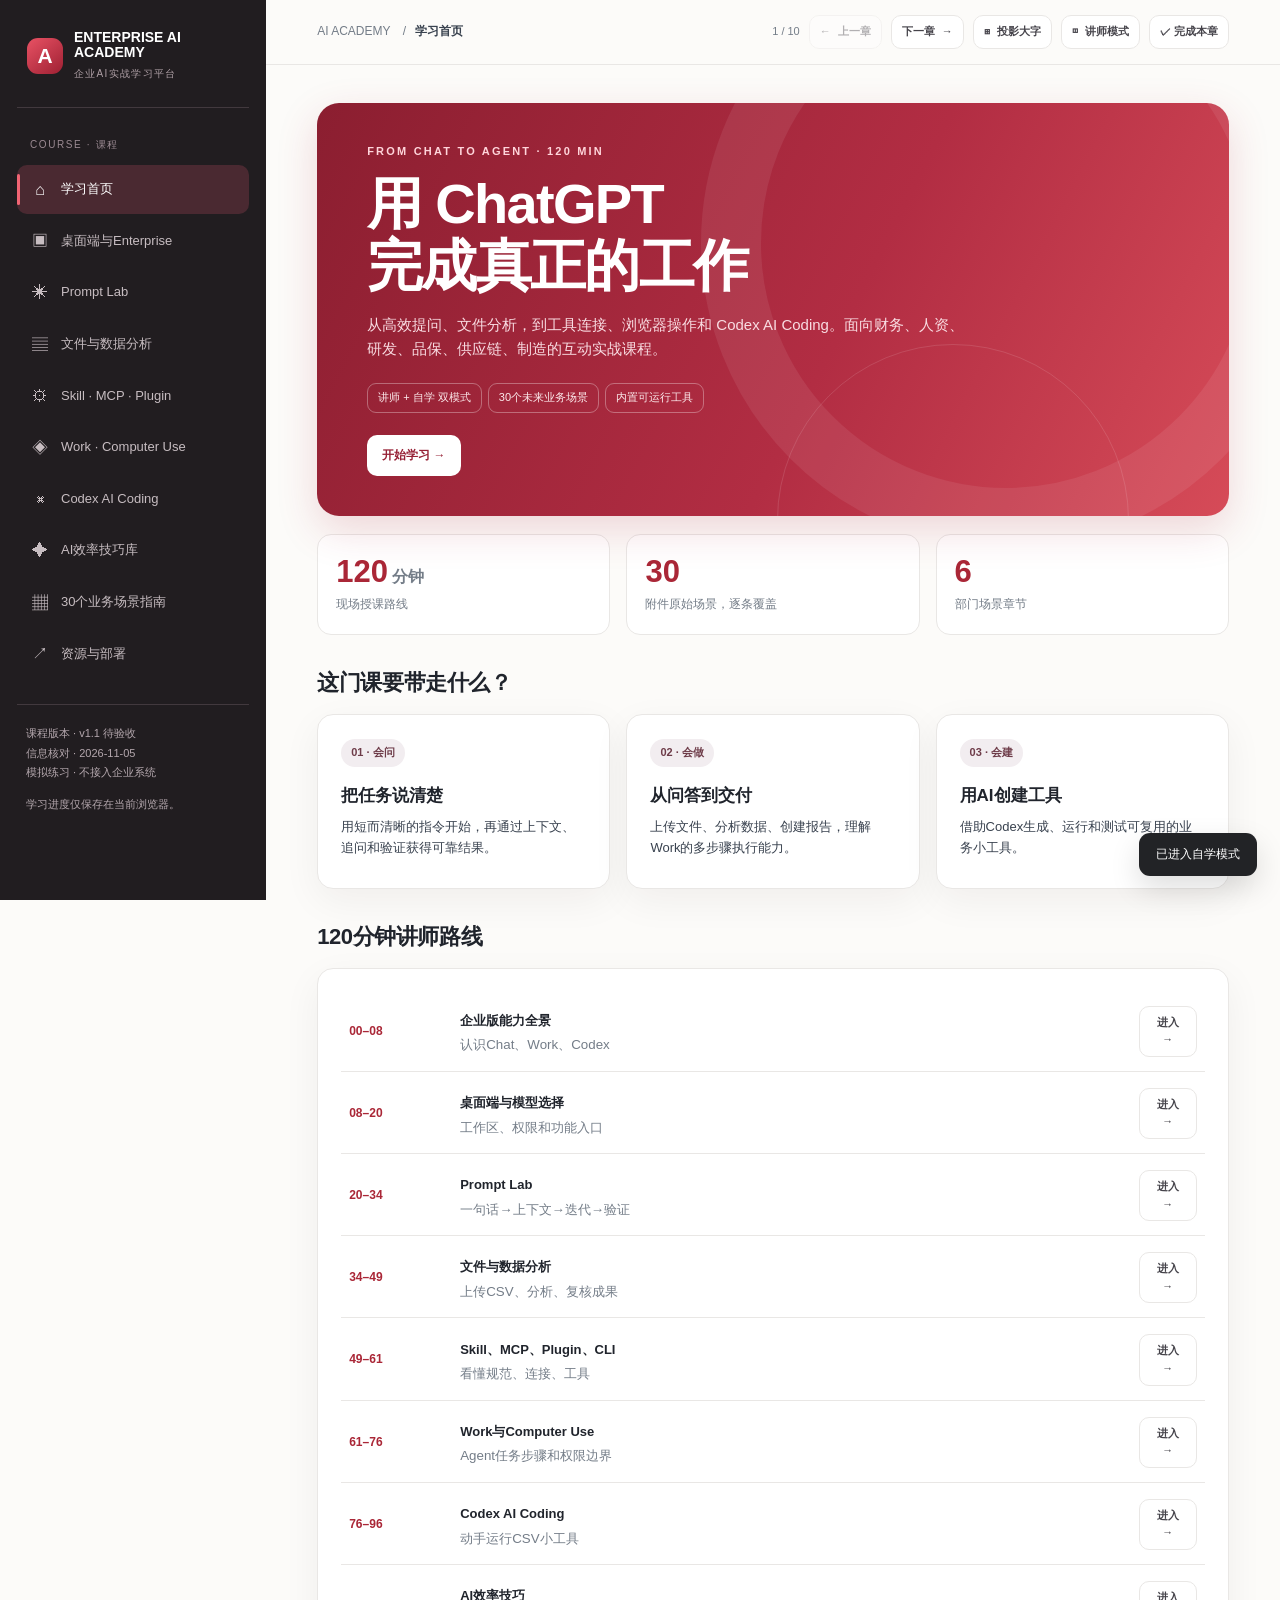
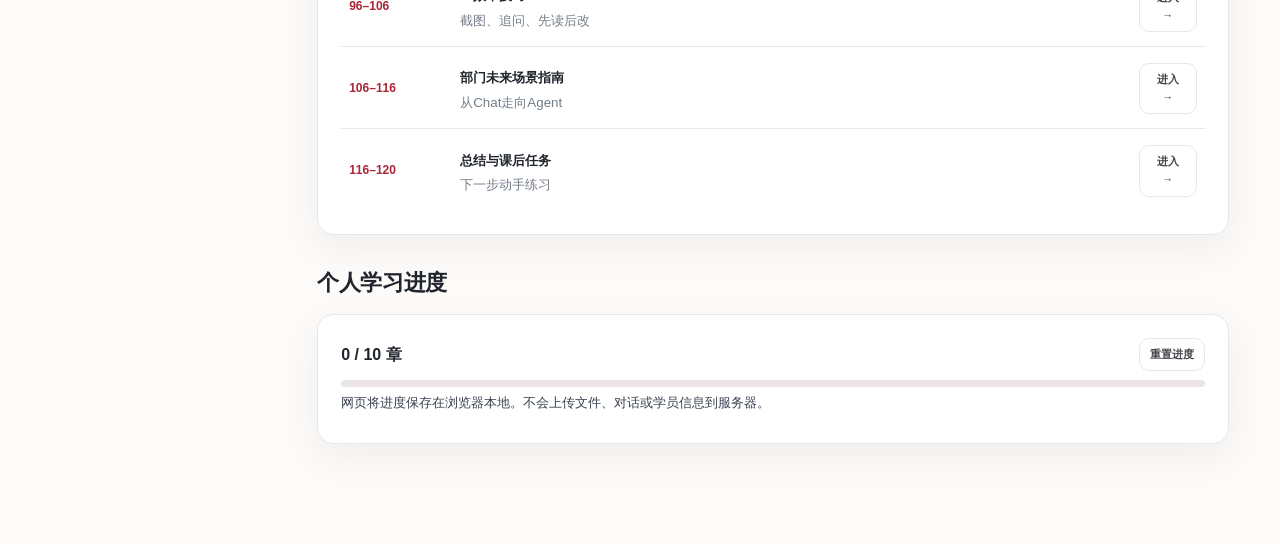
<file: preview-prompt-m2.html>
<!doctype html>
<html lang="zh-CN">
<head>
  <meta charset="UTF-8" />
  <meta name="viewport" content="width=device-width, initial-scale=1" />
  <meta name="color-scheme" content="light" />
  <meta name="description" content="ChatGPT Enterprise 企业AI实战学习平台：桌面端、Prompt、Skill、MCP、Work、Codex、AI技巧与制造企业场景指南。" />
  <title>ChatGPT Enterprise Academy · 企业AI实战学习平台</title>
  <style>
    :root {--red:#aa2737;--red-dark:#81202e;--red-light:#fcecef;--ink:#20242c;--text:#39424f;--muted:#747d88;--line:#e9e7e5;--paper:#fcfbf9;--white:#ffffff;--sand:#f6f4f1;--green:#28745b;--gold:#c39131;--shadow:0 12px 38px rgba(31,24,24,.055);--sidebar:266px;--radius:16px}
    *{box-sizing:border-box} html{scroll-behavior:smooth} body{margin:0;background:var(--paper);color:var(--ink);font-family:-apple-system,BlinkMacSystemFont,"Segoe UI","PingFang SC","Microsoft YaHei",sans-serif;line-height:1.6} button,input,textarea{font:inherit}button{cursor:pointer}a{color:inherit;text-decoration:none} a:focus-visible,button:focus-visible,input:focus-visible,textarea:focus-visible,summary:focus-visible{outline:3px solid #e7aeb5;outline-offset:3px}
    .layout{display:grid;grid-template-columns:var(--sidebar) minmax(0,1fr);min-height:100vh}.sidebar{background:#211d20;color:#eee6e8;position:sticky;top:0;height:100vh;overflow-y:auto;padding:27px 17px;z-index:20}.brand{display:flex;gap:11px;align-items:center;padding:3px 10px 25px;border-bottom:1px solid #42393e;margin-bottom:19px}.brand-emblem{width:36px;height:36px;border-radius:11px;background:linear-gradient(140deg,#e95264,#9e2033);display:grid;place-items:center;font-size:21px;color:#fff;font-weight:800}.brand strong{display:block;color:#fff;font-size:14px;line-height:1.1}.brand small{display:block;color:#ae9fa5;letter-spacing:1.3px;font-size:10px;margin-top:5px}.nav-caption{font-size:10px;letter-spacing:1.6px;color:#9b8a92;text-transform:uppercase;padding:10px 13px;margin-top:8px}.nav-link{display:flex;align-items:center;gap:11px;color:#c7bdc1;padding:12px 13px;border-radius:10px;font-size:13px;transition:.2s;margin:2px 0;position:relative}.nav-link:hover{background:#373035;color:#fff}.nav-link.active{background:#4a2931;color:#fff}.nav-link.active:before{position:absolute;content:'';left:0;top:9px;bottom:9px;width:3px;background:#f16473;border-radius:2px}.nav-link .ico{font-size:16px;width:20px;text-align:center}.nav-link .nav-done{margin-left:auto;font-size:11px;color:#84d0aa;display:none}.nav-link.done .nav-done{display:inline}.sidebar-foot{border-top:1px solid #42393e;padding:19px 9px 2px;margin-top:25px;color:#b4a7ad;font-size:11px;line-height:1.8}.mobile-toggle{display:none!important}
    .main{min-width:0}.topbar{display:flex;align-items:center;justify-content:space-between;gap:14px;position:sticky;top:0;z-index:10;background:rgba(252,251,249,.94);border-bottom:1px solid var(--line);padding:15px clamp(22px,4vw,66px);backdrop-filter:blur(15px)}.breadcrumb{font-size:12px;color:var(--muted)}.breadcrumb b{font-weight:700;color:var(--text)}.top-actions{display:flex;align-items:center;gap:9px}.btn{display:inline-flex;gap:7px;align-items:center;justify-content:center;border:1px solid transparent;border-radius:10px;padding:10px 14px;font-size:12px;font-weight:700;transition:background .15s,border .15s;white-space:normal}.btn-primary{background:var(--red);color:#fff}.btn-primary:hover{background:var(--red-dark)}.btn-ghost{background:#fff;border-color:var(--line);color:#45434a}.btn-ghost:hover{background:#f8f1f2}.btn-soft{background:#faedef;color:var(--red-dark)}.btn-sm{padding:7px 10px;font-size:11px}.content{max-width:1350px;padding:38px clamp(22px,4vw,66px) 100px;margin:0 auto}.view{display:none;animation:enter .28s ease}.view.active{display:block}@keyframes enter{from{opacity:.25;transform:translateY(7px)}to{opacity:1;transform:translateY(0)}}.eyebrow{font-size:11px;font-weight:800;letter-spacing:2.2px;color:var(--red);text-transform:uppercase;margin:0 0 12px}.page-head{margin-bottom:26px}.page-title{font-size:clamp(26px,3.1vw,42px);line-height:1.2;letter-spacing:-1px;margin:0 0 13px}.page-intro{max-width:790px;color:var(--muted);font-size:15px;margin:0}.section-title{font-size:22px;letter-spacing:-.4px;margin:30px 0 14px}.muted{color:var(--muted)}.small{font-size:12px}.micro{font-size:11px;color:var(--muted)}.pill{display:inline-block;border-radius:999px;background:#f2edf0;color:#6e3c49;font-size:11px;font-weight:700;padding:5px 10px}.pill.warn{background:#fff5dc;color:#78561f}.pill.good{background:#e6f4ed;color:#256344}.tag{border:1px solid #e5e0e1;background:#fff;padding:4px 9px;border-radius:9px;color:#777078;font-size:11px}.card{border:1px solid var(--line);border-radius:var(--radius);background:var(--white);box-shadow:var(--shadow);padding:23px}.card h3{margin:0 0 8px;font-size:17px}.card p{margin:6px 0;color:var(--text);font-size:13px}.grid2{display:grid;grid-template-columns:repeat(2,minmax(0,1fr));gap:16px}.grid3{display:grid;grid-template-columns:repeat(3,minmax(0,1fr));gap:16px}.kpi{padding:18px;border:1px solid var(--line);border-radius:14px;background:#fff}.kpi strong{display:block;font-size:31px;line-height:1.2;color:var(--red)}.kpi span{color:var(--muted);font-size:12px}.divider{height:1px;background:var(--line);margin:25px 0}.info{padding:15px 17px;border-left:3px solid var(--red);background:#fdf3f4;border-radius:0 9px 9px 0;color:#62414a;font-size:13px}.info.neutral{border-color:#7295a7;background:#f1f7f9;color:#47616f}.info.gold{border-color:#d5ac56;background:#fff8eb;color:#685833}.row{display:flex;align-items:center;gap:10px;flex-wrap:wrap}.between{justify-content:space-between}.stack{display:grid;gap:15px}.codebox{border-radius:12px;background:#27252a;color:#f5f1f4;padding:17px;font-family:ui-monospace,SFMono-Regular,Consolas,monospace;font-size:12px;white-space:pre-wrap;line-height:1.8;overflow-x:auto}.lesson{padding:17px 18px;border:1px solid #eae6e7;background:#fff;border-radius:14px}.lesson .lesson-step{color:var(--red);font-size:12px;font-weight:800}.lesson h3{margin:4px 0 6px;font-size:16px}.lesson p{margin:0;font-size:13px;color:var(--muted)}.notes{padding:13px 16px;border-radius:12px;border:1px dashed #cdb6ba;background:#fffaf9;font-size:12px;color:#725762;display:none}.teacher .notes{display:block}.mode-sign{font-size:11px;color:var(--red-dark);border:1px solid #edc7cc;background:#fdf1f2;border-radius:99px;padding:5px 9px;font-weight:700}.teacher-only{display:none}.teacher .teacher-only{display:block}
    .hero{min-height:335px;background:linear-gradient(117deg,#8b1e30 0%,#b22d43 57%,#d64b58 100%);color:#fff;border-radius:22px;padding:40px clamp(23px,4vw,50px);position:relative;overflow:hidden;display:flex;flex-direction:column;justify-content:center;box-shadow:0 14px 40px #ae26412c}.hero:before{content:'';position:absolute;right:-82px;top:-165px;width:490px;height:490px;border:60px solid rgba(255,255,255,.075);border-radius:50%}.hero:after{content:'';position:absolute;right:100px;bottom:-180px;width:350px;height:350px;border:1px solid rgba(255,255,255,.12);border-radius:50%}.hero > *{position:relative;z-index:1}.hero .eyebrow{color:#ffd5db}.hero h1{font-size:clamp(31px,4.6vw,56px);line-height:1.1;margin:1px 0 17px;letter-spacing:-1.7px;max-width:720px}.hero p{max-width:600px;margin:0 0 22px;color:#f9dce2;font-size:15px}.hero .btn{width:max-content;background:#fff;color:#962035}.hero-chip{display:inline-block;border:1px solid rgba(255,255,255,.32);padding:5px 10px;border-radius:9px;font-size:11px;color:#fce9eb;margin-right:6px;margin-bottom:7px}.timeline{display:grid;gap:2px}.timeline-row{display:grid;grid-template-columns:95px minmax(0,1fr) 58px;gap:16px;align-items:center;border-bottom:1px solid var(--line);padding:14px 8px}.timeline-row:last-child{border:0}.timeline-row .time{font-size:12px;font-weight:700;color:var(--red)}.timeline-row strong{font-size:13px}.timeline-row small{display:block;color:var(--muted);margin-top:2px}.timeline-row button{font-size:11px}.checkline{display:flex;align-items:center;gap:10px;font-size:12px}.checkline input{accent-color:var(--red)}.meter{height:7px;border-radius:9px;background:#ebe5e5;overflow:hidden}.meter-fill{height:100%;width:0;background:linear-gradient(90deg,#a5273a,#e06a75);transition:width .35s}
    .compare{display:grid;grid-template-columns:repeat(3,1fr);gap:14px}.compare .block{padding:21px;border:1px solid var(--line);border-radius:14px;background:#fff}.compare .block h3{font-size:18px;margin:6px 0}.compare .block p{font-size:12px;color:var(--muted);margin:0}.compare .block .symbol{font-size:25px}.checklist{list-style:none;padding:0;margin:0;display:grid;gap:7px}.checklist li{display:flex;gap:9px;align-items:flex-start;color:var(--text);font-size:13px}.checklist li:before{content:'✓';flex:none;color:var(--green);font-weight:900}
    textarea{width:100%;min-height:122px;border-radius:12px;border:1px solid #dcd7d7;padding:14px;color:#30323b;background:#fff;resize:vertical;font-size:13px;line-height:1.8}input[type=file]{font-size:12px;max-width:100%}input[type=checkbox]{accent-color:var(--red);transform:scale(1.05)}.field{display:flex;align-items:center;gap:8px}.tabs{display:flex;gap:5px;background:#f5f1f1;padding:5px;border-radius:11px;flex-wrap:wrap}.tabs button{border:0;border-radius:8px;padding:9px 13px;background:transparent;color:#75686c;font-weight:700;font-size:12px}.tabs button.selected{background:#fff;color:var(--red-dark);box-shadow:0 2px 8px #0000000c}.prompt-preview{background:#fff;border:1px dashed #d8c5cb;border-radius:12px;padding:15px;white-space:pre-wrap;font-size:13px;min-height:82px}.stepper{display:flex;flex-wrap:wrap;gap:7px;margin:10px 0}.stepper button{width:31px;height:31px;border:1px solid #ded9db;background:#fff;border-radius:50%;font-weight:800;font-size:11px;color:#786e71}.stepper button.active{background:var(--red);color:#fff;border-color:var(--red)}.demo-frame{background:#fff;border:1px solid var(--line);border-radius:14px;overflow:hidden}.demo-header{padding:10px 15px;background:#f7f5f4;border-bottom:1px solid var(--line);display:flex;gap:7px;align-items:center}.dot{width:8px;height:8px;border-radius:50%;background:#e5b7be}.dot:first-child{background:#ef908c}.dot:nth-child(2){background:#dfbb77}.dot:nth-child(3){background:#7db498}.demo-body{padding:18px;min-height:165px}
    .department{margin:28px 0 38px;scroll-margin-top:90px}.department-head{display:flex;align-items:center;justify-content:space-between;gap:12px;padding:18px 21px;border:1px solid var(--line);border-radius:16px;background:linear-gradient(100deg,#fff,#faf3f4)}.department-head h3{font-size:20px;margin:0}.department-head p{font-size:12px;color:var(--muted);margin:2px 0 0}.case{border:1px solid #e9e4e5;border-radius:13px;background:#fff;margin-top:11px;overflow:hidden}.case summary{padding:16px 19px;cursor:pointer;display:flex;align-items:center;gap:10px;list-style:none}.case summary::-webkit-details-marker{display:none}.case summary .case-title{flex:1;min-width:0;font-size:14px;font-weight:700}.case .case-body{border-top:1px solid var(--line);padding:18px 20px 23px}.case .case-inner{display:grid;gap:13px}.case .case-panel{display:none}.case .case-panel.active{display:block}.case-panel h4{font-size:13px;margin:0 0 5px}.case-panel p{font-size:13px;color:var(--text);margin:0 0 12px}.case-prompt{background:#faf5f5;border:1px solid #f0e3e5;padding:13px 15px;border-radius:12px;white-space:pre-wrap;font-size:12px;line-height:1.8}.case-prompt button{float:right}.case-more{display:flex;gap:5px;align-items:center;color:var(--muted);font-size:11px}.badge-high{background:#fae5e8;color:#a02b3c}.badge-medium{background:#fff3df;color:#9c6b21}.badge-low{background:#f0f0f0;color:#70747a}
    .tip-grid{display:grid;grid-template-columns:repeat(3,minmax(0,1fr));gap:13px}.tip{display:flex;flex-direction:column;gap:10px;padding:18px;border:1px solid var(--line);background:#fff;border-radius:14px}.tip h3{margin:0;font-size:15px}.tip p{font-size:12px;line-height:1.7;color:var(--muted);margin:0;flex:1}.tip button{align-self:flex-start}.tip-detail{background:#fffaf9;border:1px solid #eedadd;border-radius:12px;padding:13px;font-size:12px;white-space:pre-wrap;color:#573f47}.footer{font-size:11px;color:#9a9295;margin-top:38px;border-top:1px solid var(--line);padding-top:19px;line-height:2}.result-table{width:100%;border-collapse:collapse;font-size:12px;background:#fff}.result-table th{background:#f5f2f2;font-weight:700;text-align:left}.result-table th,.result-table td{border-bottom:1px solid #ece8e9;padding:9px 10px}.result-table th{position:sticky;top:0}.table-wrap{max-width:100%;overflow:auto;border-radius:11px;border:1px solid #e7e1e2;max-height:320px}.bad-row{background:#fff2ef}.metric-row{display:grid;grid-template-columns:repeat(3,1fr);gap:10px}.metric{border-radius:12px;background:#f8f4f4;padding:16px}.metric strong{font-size:26px;color:var(--red);display:block}.metric span{font-size:11px;color:var(--muted)}.bar{height:9px;border-radius:20px;background:#f0e9e9;overflow:hidden;margin-top:8px}.bar i{display:block;height:100%;background:var(--red);border-radius:20px}.resource{display:flex;gap:11px;align-items:flex-start;border:1px solid var(--line);padding:16px;border-radius:12px;background:#fff}.resource .logo{width:34px;height:34px;border-radius:10px;background:#f9e8ea;color:var(--red);display:grid;place-items:center;flex:none;font-size:17px}.resource h3{font-size:14px;margin:0 0 3px}.resource p{font-size:12px;color:var(--muted);margin:0 0 6px}.resource a{font-size:12px;color:var(--red);font-weight:700}.toast{position:fixed;right:23px;bottom:24px;z-index:100;background:#222326;color:#fff;padding:12px 17px;border-radius:11px;font-size:12px;box-shadow:0 12px 30px #0002;opacity:0;transform:translateY(15px);pointer-events:none;transition:.2s}.toast.show{opacity:1;transform:translateY(0)}.preline{white-space:pre-wrap}
    .top-actions button:disabled{opacity:.4;cursor:not-allowed}
body.large-text{font-size:18px;line-height:1.75}
body.large-text .page-intro,body.large-text .hero p{font-size:20px}
body.large-text .card p,body.large-text .lesson p,body.large-text .compare .block p,body.large-text .case-panel p,body.large-text .department-head p,body.large-text .tip p,body.large-text .resource p,body.large-text .prompt-preview,body.large-text .info,body.large-text .notes{font-size:17px}
body.large-text .timeline-row strong,body.large-text .timeline-row small,body.large-text .case-title,body.large-text .lesson h3,body.large-text .tip h3,body.large-text .checklist li{font-size:17px}
body.large-text .small,body.large-text .micro,body.large-text .eyebrow,body.large-text .pill,body.large-text .tag,body.large-text .btn,body.large-text .nav-link{font-size:15px}
body.large-text .page-title{font-size:clamp(32px,3.6vw,50px)}
body.large-text textarea,body.large-text .codebox,body.large-text .case-prompt,body.large-text .result-table{font-size:16px}
@media(max-width:1120px){.top-actions .nav-key .label{display:none}}
@media(max-width:850px){.top-actions .nav-key{display:none}}
@media(max-width:1120px){:root{--sidebar:224px}.content{padding-inline:32px}.grid3,.tip-grid{grid-template-columns:repeat(2,minmax(0,1fr))}}
    @media(max-width:850px){.mobile-toggle{display:inline-flex!important}.layout{display:block}.sidebar{position:fixed;left:0;top:0;width:270px;height:100vh;transform:translateX(-101%);transition:.25s;box-shadow:12px 0 45px #0002}.sidebar.open{transform:translateX(0)}.mobile-toggle{display:inline-flex}.topbar{padding:12px 20px}.content{padding:25px 20px 70px}.hero{min-height:310px}.grid3,.grid2,.compare{grid-template-columns:1fr}.tip-grid{grid-template-columns:repeat(2,minmax(0,1fr))}}
    @media(max-width:560px){.hero h1{font-size:32px}.hero{padding:29px 21px;min-height:300px}.page-title{font-size:28px}.tip-grid,.metric-row{grid-template-columns:1fr}.top-actions .label{display:none}.card{padding:17px}.timeline-row{grid-template-columns:75px 1fr;gap:9px}.timeline-row button{display:none}.case summary{padding:13px}.case .case-body{padding:14px}.department-head{padding:15px}.breadcrumb{display:none}}
    @media print{.sidebar,.topbar,.no-print,.btn{display:none!important}.layout{display:block}.view{display:block!important;break-after:page}.content{padding:0}.card,.case{box-shadow:none}.notes{display:block}}
  </style>
</head>
<body>
<div class="layout" id="app">
  <aside class="sidebar" id="sidebar" aria-label="课程导航">
    <div class="brand"><div class="brand-emblem">A</div><div><strong>ENTERPRISE AI<br/>ACADEMY</strong><small>企业AI实战学习平台</small></div></div>
    <div class="nav-caption">COURSE · 课程</div>
    <a class="nav-link active" href="#home" data-page="home"><span class="ico">⌂</span>学习首页<span class="nav-done">✓</span></a>
    <a class="nav-link" href="#desktop" data-page="desktop"><span class="ico">▣</span>桌面端与Enterprise<span class="nav-done">✓</span></a>
    <a class="nav-link" href="#prompt" data-page="prompt"><span class="ico">✳</span>Prompt Lab<span class="nav-done">✓</span></a>
    <a class="nav-link" href="#files" data-page="files"><span class="ico">▤</span>文件与数据分析<span class="nav-done">✓</span></a>
    <a class="nav-link" href="#tools" data-page="tools"><span class="ico">⚙</span>Skill · MCP · Plugin<span class="nav-done">✓</span></a>
    <a class="nav-link" href="#work" data-page="work"><span class="ico">◈</span>Work · Computer Use<span class="nav-done">✓</span></a>
    <a class="nav-link" href="#codex" data-page="codex"><span class="ico">⌘</span>Codex AI Coding<span class="nav-done">✓</span></a>
    <a class="nav-link" href="#tips" data-page="tips"><span class="ico">✦</span>AI效率技巧库<span class="nav-done">✓</span></a>
    <a class="nav-link" href="#cases" data-page="cases"><span class="ico">▦</span>30个业务场景指南<span class="nav-done">✓</span></a>
    <a class="nav-link" href="#resources" data-page="resources"><span class="ico">↗</span>资源与部署<span class="nav-done">✓</span></a>
    <div class="sidebar-foot"><div>课程版本 · v1.1 待验收</div><div>信息核对 · 2026-11-05</div><div>模拟练习 · 不接入企业系统</div><div style="margin-top:12px">学习进度仅保存在当前浏览器。</div></div>
  </aside>
  <main class="main">
    <header class="topbar">
      <div class="row"><button id="mobileToggle" class="btn btn-ghost btn-sm mobile-toggle" aria-label="打开导航">☰</button><div class="breadcrumb">AI ACADEMY <span style="padding:0 9px">/</span><b id="bread">学习首页</b></div></div>
      <div class="top-actions"><span id="chapterCount" class="micro nav-key" aria-live="polite">1 / 10</span><button id="prevChapter" class="btn btn-ghost btn-sm nav-key" aria-label="上一章节" title="上一章（讲师快捷键Shift + PageUp）">← <span class="label">上一章</span></button><button id="nextChapter" class="btn btn-ghost btn-sm nav-key" aria-label="下一章节" title="下一章（讲师快捷键Shift + PageDown）"><span class="label">下一章</span> →</button><button id="presentToggle" class="btn btn-ghost btn-sm" title="切换投影大字模式" aria-pressed="false">⊞ <span class="label">投影大字</span></button><span id="modeSign" class="mode-sign" hidden>讲师模式</span><button class="btn btn-ghost btn-sm" id="modeToggle" title="切换讲师/自学模式">◫ <span class="label">讲师模式</span></button><button class="btn btn-ghost btn-sm" id="completeBtn" title="标记本章已学">✓ <span class="label">完成本章</span></button></div>
    </header>
    <div class="content">
      <section class="view active" id="page-home">
        <div class="hero"><div class="eyebrow">FROM CHAT TO AGENT · 120 MIN</div><h1>用 ChatGPT<br/>完成真正的工作</h1><p>从高效提问、文件分析，到工具连接、浏览器操作和 Codex AI Coding。面向财务、人资、研发、品保、供应链、制造的互动实战课程。</p><div><span class="hero-chip">讲师 + 自学 双模式</span><span class="hero-chip">30个未来业务场景</span><span class="hero-chip">内置可运行工具</span></div><div style="margin-top:15px"><button class="btn" data-go="desktop">开始学习 →</button></div></div>
        <div class="grid3" style="margin-top:18px"><div class="kpi"><strong>120<span style="font-size:16px"> 分钟</span></strong><span>现场授课路线</span></div><div class="kpi"><strong>30</strong><span>附件原始场景，逐条覆盖</span></div><div class="kpi"><strong>6</strong><span>部门场景章节</span></div></div>
        <h2 class="section-title">这门课要带走什么？</h2>
        <div class="grid3"><div class="card"><span class="pill">01 · 会问</span><h3 style="margin-top:15px">把任务说清楚</h3><p>用短而清晰的指令开始，再通过上下文、追问和验证获得可靠结果。</p></div><div class="card"><span class="pill">02 · 会做</span><h3 style="margin-top:15px">从问答到交付</h3><p>上传文件、分析数据、创建报告，理解Work的多步骤执行能力。</p></div><div class="card"><span class="pill">03 · 会建</span><h3 style="margin-top:15px">用AI创建工具</h3><p>借助Codex生成、运行和测试可复用的业务小工具。</p></div></div>
        <h2 class="section-title">120分钟讲师路线</h2><div class="card"><div id="timeline" class="timeline"></div></div>
        <div class="notes" style="margin-top:14px">讲师提示：开场询问学员“你最近一次使用ChatGPT解决了什么工作？” 不逐个点名，可以请2人分享。结束时引导大家选择一个未来业务场景并完成入门练习。</div>
        <h2 class="section-title">个人学习进度</h2><div class="card"><div class="row between" style="margin-bottom:9px"><strong id="progressText">0 / 10 章</strong><button class="btn btn-ghost btn-sm" id="resetProgress">重置进度</button></div><div class="meter"><div id="progressFill" class="meter-fill"></div></div><p class="small muted">网页将进度保存在浏览器本地。不会上传文件、对话或学员信息到服务器。</p></div>
      </section>
      <section class="view" id="page-desktop">
        <div class="page-head"><p class="eyebrow">01 · CHATGPT DESKTOP</p><h1 class="page-title">认识ChatGPT Enterprise桌面端</h1><p class="page-intro">先看清三种工作体验，再理解企业版的治理、权限与数据边界。桌面端实际菜单和功能取决于应用版本与管理员配置。</p></div>
        <div class="compare"><div class="block"><span class="symbol">◌</span><h3>Chat</h3><p>快速问答、写作、搜索、脑暴与文件理解。适合“我现在需要一个答案”。</p></div><div class="block"><span class="symbol">◈</span><h3>Work</h3><p>研究、分析、跨步骤执行并交付文档/报告等。适合“请帮我完成这项任务”。</p></div><div class="block"><span class="symbol">⌘</span><h3>Codex</h3><p>读代码、处理本地项目、运行命令、测试并开发工具。适合“请帮我做一个程序”。</p></div></div>
        <h2 class="section-title">企业版与个人版：培训时重点讲什么？</h2>
        <div class="grid2"><div class="card"><h3>组织与数据治理</h3><ul class="checklist"><li>工作区、成员角色与管理权限</li><li>企业级数据安全和合规配置</li><li>组织管理Skill、Plugin与应用连接</li><li>特定操作可要求成员授权或管理员批准</li></ul></div><div class="card"><h3>模型选择的小原则</h3><ul class="checklist"><li>日常表达：优先低成本、快速交互的体验</li><li>复杂分析：选择较高思考强度</li><li>需要执行工具：进入Work或Codex</li><li>先确定任务和权限，再考虑模型名称</li></ul></div></div>
        <h2 class="section-title">桌面端的4个操作技巧</h2><div class="grid2"><div class="lesson"><div class="lesson-step">TIP 01</div><h3>快捷呼出</h3><p>可在桌面端设置快捷入口；注意不同系统、版本及快捷键冲突。</p></div><div class="lesson"><div class="lesson-step">TIP 02</div><h3>截图直接问</h3><p>将软件异常、图表和界面截图交给AI解释；先遮盖敏感资料。</p></div><div class="lesson"><div class="lesson-step">TIP 03</div><h3>用项目承接长期工作</h3><p>让相关文件、历史对话和项目目标保持在相同工作上下文。</p></div><div class="lesson"><div class="lesson-step">TIP 04</div><h3>语音梳理问题</h3><p>复杂的现场问题可先用口述整理再形成可检验的任务描述。</p></div></div>
        <div class="info gold" style="margin-top:18px">权限检查：讲师课前在实际Enterprise账号中确认Chat、Work、Codex、Skills、Plugins、Browser Use、Computer Use是否开放。不要把某个演示账号看到的能力当作所有人都有。</div>
        <div class="notes" style="margin-top:12px">讲师操作：现场展示新桌面端Chat/Work切换，再从顶部菜单切到Codex；简要说明Chat和Work历史在Recents中，Codex有独立记录。不要花太多时间解释模型版本号。</div>
        <div class="row" style="margin-top:18px"><a class="btn btn-ghost" target="_blank" rel="noopener" href="https://help.openai.com/en/articles/20001275-chatgpt-work-and-codex">OpenAI官方：Chat / Work / Codex ↗</a><a class="btn btn-ghost" target="_blank" rel="noopener" href="https://help.openai.com/en/articles/20001276-moving-to-the-new-chatgpt-desktop-app">新版桌面端迁移指南 ↗</a></div>
      </section>
      <section class="view" id="page-prompt">
        <div class="page-head"><p class="eyebrow">02 · PROMPT LAB</p><h1 class="page-title">不背模板，学会与AI协作</h1><p class="page-intro">参考吴恩达《AI Prompting for Everyone》的现代提示词理念：清楚表达、提供所需背景、通过对话迭代，并且检查结果。简单任务不需要写得很长。</p></div>
        <div class="info">核心判断：提示词不是越长越好。任务越复杂、风险越高，越需要交代数据来源、判断标准和验收条件。</div>
        <h2 class="section-title">一条业务任务，试三种表达方式</h2>
        <div class="grid2"><div class="card"><div class="row between"><h3>① 选择任务和表达层级</h3><span class="pill">互动实验</span></div><div class="tabs" id="promptTasks"><button class="selected" data-prompt-task="qa">品质异常</button><button data-prompt-task="scm">缺料分析</button><button data-prompt-task="hr">培训计划</button></div><div style="height:12px"></div><div class="tabs" id="promptLevels"><button class="selected" data-prompt-level="0">一句话启动</button><button data-prompt-level="1">增加上下文</button><button data-prompt-level="2">增加验证</button></div><p class="micro" style="margin-top:15px">你可以直接修改下面的Prompt，练习用自己的语言表达。</p><textarea id="promptInput" aria-label="编辑练习Prompt"></textarea><div class="row between" style="margin-top:11px"><button class="btn btn-ghost" id="resetPrompt">恢复当前示例</button><button class="btn btn-primary" id="copyPrompt">复制Prompt ↗</button></div></div>
        <div class="card"><h3>② 看看这条指令具备什么</h3><p class="small muted">以下是网页本地的文字检查，不是AI模型评分。</p><div id="promptChecklist" class="stack" style="margin-top:18px"></div><div class="divider"></div><h3>③ 下一轮可以怎样追问？</h3><div id="nextPrompt" class="prompt-preview"></div><div style="margin-top:12px"><button class="btn btn-soft" id="copyFollow">复制追问示例</button></div></div></div>
        <h2 class="section-title">四步就够用</h2><div class="grid2"><div class="lesson"><span class="lesson-step">STEP 1 · 任务</span><h3>直接说目的</h3><p>先问“我要获得什么结果”，而不是先写角色扮演和长篇设定。</p></div><div class="lesson"><span class="lesson-step">STEP 2 · 上下文</span><h3>必要时补资料</h3><p>用业务文件、字段含义、背景、规则给AI足够的判断依据。</p></div><div class="lesson"><span class="lesson-step">STEP 3 · 迭代</span><h3>不满意就继续改</h3><p>把问题指出来，让AI沿着当前工作修正，不必反复从零写Prompt。</p></div><div class="lesson"><span class="lesson-step">STEP 4 · 验证</span><h3>按风险分层复核</h3><p>普通文案重在可读性；财务、质量和合规判断必须回到原始证据。</p></div></div>
        <h2 class="section-title">借鉴吴恩达课程：AI不只回答问题</h2><div class="grid3"><div class="lesson"><div class="lesson-step">FIND INFORMATION</div><h3>找信息与核实来源</h3><p>区分模型已有知识、联网搜索与Deep Research；追问出处和数据时效。</p></div><div class="lesson"><div class="lesson-step">THOUGHT PARTNER</div><h3>把AI当思考伙伴</h3><p>让AI反驳你的方案、给不同角度，并指出假设中最薄弱的一环。</p></div><div class="lesson"><div class="lesson-step">CREATE & BUILD</div><h3>让AI帮助创造</h3><p>描述需要的成果，利用文本、图表或Codex做原型，再根据实际体验迭代。</p></div></div>
        <div class="notes" style="margin-top:13px">讲师练习：让全员选择一个工作任务。先用一句话输入ChatGPT，再要求它解释依据或补充条件。请1位学员口头比较“第一次回答”和“第二次回答”的差别。建议14分钟。</div>
        <div class="row" style="margin-top:17px"><a class="btn btn-ghost" href="https://www.deeplearning.ai/courses/ai-prompting-for-everyone" rel="noopener" target="_blank">吴恩达课程官方页面 ↗</a></div>
      </section>
      <section class="view" id="page-files">
        <div class="page-head"><p class="eyebrow">03 · FILES & DATA</p><h1 class="page-title">从原始文件到业务成果</h1><p class="page-intro">真实使用中，不需要手工把Excel逐行复制给AI。先准备好数据与业务口径，再上传文件、提出目标并核对结果。</p></div>
        <div class="grid2"><div class="card"><h3>课堂主案例 · MES生产日报</h3><p>通过一份完全模拟的日报，理解产量、达成率、直通率、异常分类。以下数据汇总在网页中真实计算，不是调用ChatGPT。</p><div style="margin-top:15px" class="row"><a class="btn btn-primary" href="samples/MES_生产日报_模拟.csv" download>↓ 下载模拟CSV</a><button class="btn btn-ghost" data-copy-key="mesPrompt">复制ChatGPT分析指令</button></div><div class="notes" style="margin-top:15px">讲师操作：在真正的Enterprise Chat中上传这份CSV，让AI说明数据质量、生成趋势图和报告摘要。要求学员从原文件核对总产量与达成率公式。</div></div><div class="card"><h3>从数据到结论的三个关口</h3><ul class="checklist"><li>先检查缺失、重复、字段名称</li><li>指标要有明确分母和计算口径</li><li>报告结论必须标明依据、未知项和限制</li></ul><div class="info gold" style="margin-top:14px">本页展示的是用内置模拟数据进行的规则计算；不会自动分析学员自己的Excel。实际工作请在批准的ChatGPT环境上传文件。</div></div></div>
        <h2 class="section-title">模拟日报 · 浏览器即时汇总</h2><div class="card"><div class="metric-row" id="mesMetrics"></div><h3 style="font-size:15px;margin-top:20px">异常类别分布</h3><div id="mesDefects"></div><div class="divider"></div><h3 style="font-size:15px">数据明细</h3><div id="mesTable" class="table-wrap"></div></div>
        <h2 class="section-title">ChatGPT分析指令</h2><div class="codebox" id="mesPromptCode"></div><div class="row" style="margin-top:12px"><button class="btn btn-primary" data-copy-key="mesPrompt">复制后到ChatGPT使用</button><button class="btn btn-ghost" data-go="codex">下一步：用Codex做可复用工具 →</button></div>
      </section>
      <section class="view" id="page-tools">
        <div class="page-head"><p class="eyebrow">04 · REUSABLE WORKFLOWS</p><h1 class="page-title">Skill、MCP、Plugin、CLI</h1><p class="page-intro">先理解每种能力在业务流程里的位置，不把它们当作同一种东西，也不需要每个同事都学会安装开发环境。</p></div>
        <div class="grid2"><div class="card"><div class="row"><span class="pill">方法</span><h3>Skill · 可复用SOP</h3></div><p>把“如何做”的步骤、规则、例子和必要脚本封装起来，让未来同类任务遵守相同工作标准。</p><p><b>案例：</b>QA的SCAR/CAPA审查Skill。</p></div><div class="card"><div class="row"><span class="pill">连接</span><h3>MCP · 工具接口协议</h3></div><p>让符合协议的客户端通过工具连接外部服务。不是有MCP就自动拥有企业系统权限。</p><p><b>案例：</b>经批准读取报表或知识资料。</p></div><div class="card"><div class="row"><span class="pill">封装</span><h3>Plugin / App · 成品能力</h3></div><p>插件可组合Skills与已连接应用等功能，具体可用能力受工作区、账户授权和管理员控制。</p><p><b>案例：</b>连接已有服务并完成授权范围内的操作。</p></div><div class="card"><div class="row"><span class="pill">执行</span><h3>CLI · 命令行工具</h3></div><p>通过文本命令执行文件、代码、自动化任务；是Codex等技术工具常用的工作界面。</p><p><b>案例：</b>批量处理本地文件或运行测试。</p></div></div>
        <h2 class="section-title">把它们放到同一条工作流中理解</h2><div class="card"><div class="row" style="justify-content:center"><span class="pill">业务需求</span><b>→</b><span class="pill">Agent规划</span><b>→</b><span class="pill">Skill执行规范</span><b>→</b><span class="pill">Plugin / MCP工具</span><b>→</b><span class="pill">成果核验</span></div><p class="small muted" style="text-align:center;margin-top:15px">这是概念关系图，不代表每个任务都必须使用所有组件。</p></div>
        <h2 class="section-title">Skill实战 · SOP差异审查</h2><div class="grid2"><div class="card"><h3>一次性Prompt</h3><div class="prompt-preview">比较上传的两版SOP，列出重要变化。</div><p>优点：足够简单，适合临时分析。限制：不同人员可能使用不同判定规则。</p></div><div class="card"><h3>沉淀为Skill</h3><div class="prompt-preview">输入：新旧SOP。\n步骤：确认版本→逐章比对→重点检查工艺参数与检验标准→标记证据→输出差异清单。\n限制：不得自动批准文件变更。</div><p>适合：高频重复的专业审查任务，且需要一致的输出标准。</p><button class="btn btn-soft" data-copy-key="sopSkill">复制Skill草稿</button></div></div>
        <div class="notes" style="margin-top:14px">讲师重点：用一句话区分「Skill告诉AI怎么做」「MCP帮助AI调用什么工具」「Plugin把技能和连接组织成可安装能力」「CLI让技术工作通过命令执行」。避免承诺真实系统可直接连接。</div>
        <div class="row" style="margin-top:16px"><a target="_blank" class="btn btn-ghost" rel="noopener" href="https://help.openai.com/en/articles/20001066-skills-in-chatgpt">官方 Skills 文档 ↗</a><a target="_blank" class="btn btn-ghost" rel="noopener" href="https://help.openai.com/en/articles/20001256-plugins-in-chatgpt">官方 Plugins 文档 ↗</a></div>
      </section>
      <section class="view" id="page-work">
        <div class="page-head"><p class="eyebrow">05 · WORK & COMPUTER USE</p><h1 class="page-title">让AI从回答走向执行</h1><p class="page-intro">这里展示一个逐步执行的Agent任务流程。网页模拟的是教学步骤，不会真的登录网站、访问物流系统或操作电脑。</p></div>
        <div class="grid2"><div class="card"><div class="row between"><h3>供应链公开资料收集Agent</h3><span class="pill">流程演练</span></div><p>示例任务：收集三家公开物流服务商的服务信息，形成来源可核对的对比表。</p><div class="stepper" id="workStepper"></div><div class="demo-frame"><div class="demo-header"><i class="dot"></i><i class="dot"></i><i class="dot"></i><span class="micro" style="margin-left:8px">Agent操作过程 · 教学模拟</span></div><div class="demo-body" id="workStepContent"></div></div><div class="row between" style="margin-top:13px"><button class="btn btn-ghost" id="workPrev">← 上一步</button><button class="btn btn-primary" id="workNext">下一步 →</button></div></div><div class="card"><h3>这个任务涉及哪些层次？</h3><ul class="checklist"><li>Work：组织多步骤信息研究和交付</li><li>Browser Use：在授权范围内操作网页</li><li>Computer Use：在授权范围内操作本地桌面应用</li><li>Plugin/MCP：通过具备权限的集成接口调用服务</li><li>人工审批：在发送、修改或高风险动作前确认</li></ul><div class="info gold" style="margin-top:15px">Cloud Browser、桌面内置浏览器、Browser Use和Computer Use各有不同权限边界；功能还受管理员策略及当前产品版本限制。</div><button class="btn btn-soft" style="margin-top:15px" data-copy-key="workPrompt">复制Agent演示Prompt</button></div></div>
        <div class="notes" style="margin-top:14px">讲师操作建议：用讲师专用的企业测试账号在真实Work里执行一次公开资料收集任务。网站流程演练用于讲解逻辑或现场网络异常时备用。不要现场登录真实MES、ERP或HR系统。</div>
        <div class="row" style="margin-top:17px"><a target="_blank" rel="noopener" class="btn btn-ghost" href="https://help.openai.com/en/articles/20001510-manage-browser-and-computer-use-in-your-enterprise-workspace">官方：企业浏览器/电脑操作权限 ↗</a></div>
      </section>
      <section class="view" id="page-codex">
        <div class="page-head"><p class="eyebrow">06 · CODEX AI CODING</p><h1 class="page-title">不会写代码，也可以设计实用工具</h1><p class="page-intro">课堂重点不是讲编程语法，而是演示“描述需求 → 理解数据 → 编写工具 → 运行测试 → 修复问题”的完整过程。下面的CSV合并器是一个<strong>真正在浏览器里运行</strong>的程序，不依赖后端。</p></div>
        <div class="grid2"><div class="card"><h3>从对话到工具 · Codex示范任务</h3><div class="codebox" id="codexPromptCode"></div><div class="row" style="margin-top:12px"><button class="btn btn-primary" data-copy-key="codexPrompt">复制Codex任务Prompt</button></div><div class="divider"></div><h3>现场展示顺序</h3><ol style="font-size:13px;color:var(--text);line-height:2.05;padding-left:20px"><li>打开Codex，选择空白练习目录</li><li>粘贴任务需求，让它先检查样例数据</li><li>观察创建文件、运行测试与修复报错</li><li>在真实目录中运行工具（只用模拟文件）</li><li>再要求生成简易Web页面，观察功能迭代</li></ol></div><div class="card"><h3>准备3份模拟采购订单CSV</h3><p>本例模拟不同人员提交的文件，包含一组重复订单和一项缺失交期。</p><div class="stack" style="margin:15px 0"><a class="btn btn-ghost" href="samples/采购订单_模拟_1.csv" download>↓ 模拟订单 1</a><a class="btn btn-ghost" href="samples/采购订单_模拟_2.csv" download>↓ 模拟订单 2</a><a class="btn btn-ghost" href="samples/采购订单_模拟_3.csv" download>↓ 模拟订单 3</a></div><div class="info neutral">本页演示工具仅支持同一字段结构的CSV（Excel可先另存为CSV）。真实业务需另外处理列名变化、编码、日期格式和数据权限。</div></div></div>
        <h2 class="section-title">动手体验 · 可运行的CSV批量合并器</h2><div class="card"><div class="row between"><div><h3>Excel批量处理工具 · Browser Demo</h3><p class="micro">真实执行：浏览器本地读取CSV、合并、识别重复键及缺失交期、生成下载文件。文件不会上传服务器。</p></div><span class="pill good">可运行</span></div><div class="row" style="margin:16px 0"><button class="btn btn-primary" id="loadSample">载入内置模拟订单</button><label class="btn btn-ghost" for="csvInput">选择自己的CSV（仅在本机处理）</label><input type="file" id="csvInput" accept=".csv,text/csv" multiple style="position:absolute;left:-9999px"/><button class="btn btn-ghost" id="runMerge" disabled>▶ 运行合并与检查</button></div><div id="sourceStatus" class="micro">尚未加载数据。可先点击“载入内置模拟订单”。</div><div id="mergeResults" style="margin-top:16px"></div><div class="notes" style="margin-top:15px">讲师技巧：先现场运行网页工具，让学员看到真实输入与输出；接着切到Codex，说明“这个可运行的小工具也可以由AI根据自然语言需求帮助实现”。切勿将本地示范脚本说成Codex正在后台生成。</div></div>
        <h2 class="section-title">代码生成之后，还要验证什么？</h2><div class="grid3"><div class="lesson"><div class="lesson-step">① 数据一致性</div><h3>行数是否正确</h3><p>合并前后行数、列名、重复项数量能否对账。</p></div><div class="lesson"><div class="lesson-step">② 数据安全</div><h3>不要覆盖原始文件</h3><p>工具先输出新文件；正式批处理前应备份、审批、记录日志。</p></div><div class="lesson"><div class="lesson-step">③ 可重复运行</div><h3>测试不同输入</h3><p>加入空值、错误格式和重复项，看工具是否稳健。</p></div></div>
        <div class="row" style="margin-top:17px"><a target="_blank" rel="noopener" class="btn btn-ghost" href="https://help.openai.com/en/articles/20001275-chatgpt-work-and-codex">Codex与Work官方说明 ↗</a></div>
      </section>
      <section class="view" id="page-tips">
        <div class="page-head"><p class="eyebrow">07 · TIPS & TRICKS</p><h1 class="page-title">15个马上能用的AI效率技巧</h1><p class="page-intro">不需要全部记住。每次学会两到三个，直接带回自己的工作中。点击卡片中的“查看做法”可获得场景、简短指令和注意事项。</p></div>
        <div class="tip-grid" id="tipsGrid"></div>
        <div class="notes" style="margin-top:15px">讲师现场精选：①截图提问，②让AI先问关键问题，③同一对话迭代，④Codex先读后改。总计约10分钟，其他技巧放到自学模式。</div>
      </section>
      <section class="view" id="page-cases">
        <div class="page-head"><p class="eyebrow">08 · BUSINESS PLAYBOOK</p><h1 class="page-title">30个业务场景，从今天到Agent</h1><p class="page-intro">对应附件《部門AIAgent适用場景盤點表.xlsx》，保留原始场景和优先级。这里<strong>不展示当前Chat问答案例筛选器</strong>，而是针对各部门“未来想做什么”，提供可尝试的Chat路径与进一步自动化的条件。</p></div>
        <div class="grid3"><div class="kpi"><strong>30</strong><span>原始业务需求</span></div><div class="kpi"><strong>17</strong><span>原表高优先级</span></div><div class="kpi"><strong>6</strong><span>部门章节</span></div></div>
        <div class="info gold" style="margin-top:17px">所有“Chat怎么做”“Agent怎么升级”是基于盘点需求提出的<strong>教学方案</strong>，不代表已经验证企业系统连接。为降低公开发布风险，网页不包含原始Excel、内部人员资料、真实生产/人资数据；真实系统使用前必须审批。</div>
        <div class="row" id="deptJump" style="margin-top:20px"></div><div id="departmentSections"></div>
        <div class="notes">讲师时间仅约10分钟：选取制造或品保的1个场景演示“现在做/未来做”两条路径，告诉同事课后访问自学模式查阅全部30个场景。无需在课堂逐个讲完。</div>
      </section>
      <section class="view" id="page-resources">
        <div class="page-head"><p class="eyebrow">09 · RESOURCES & DEPLOYMENT</p><h1 class="page-title">课后资源与发布说明</h1><p class="page-intro">学习资源优先使用官方文档。功能变化快，网页上的产品说明以2026年11月5日可查询的官方资料为基础；正式授课前仍应核对企业工作区。</p></div>
        <div class="grid2" id="resourceGrid"></div>
        <h2 class="section-title">上线到GitHub Pages：四步</h2><div class="card"><ol style="line-height:2.25;color:var(--text);font-size:13px;padding-left:22px"><li>在GitHub创建一个仓库，例如 <code>chatgpt-enterprise-academy</code>。</li><li>将 <code>index.html</code> 和 <code>samples/</code> 一起放到仓库根目录。</li><li>进入 <code>Settings → Pages → Build and deployment</code>，选择 <code>Deploy from a branch</code>、<code>main</code>、<code>/(root)</code>。</li><li>发布后通过仓库的Pages地址访问，检查下载链接和所有课程章节。</li></ol><div class="info gold">公开仓库与GitHub Pages并非企业私有内网。发布前确认公司许可，移除任何未经审批的内部信息。若课程需包含非公开数据，应使用企业认可的访问受控平台。</div></div>
        <h2 class="section-title">讲师上线前检查</h2><div class="card" id="preflight"></div>
        <div class="footer">本课程是内部培训原型，不隶属于OpenAI或DeepLearning.AI。引用课程名称、产品资料仅用于教学。网站交互在本地浏览器执行，不自动调用ChatGPT API、读取企业系统或操作真实桌面软件。 <br/>Design: 企业AI实战学习平台 v1.1-验收分支 · 2026-11-05</div>
      </section>
    </div>
  </main>
</div>
<div class="toast" id="toast" role="status" aria-live="polite"></div>
<script>
const SCENARIOS = [{"id":"case-01","department":"FIN","departmentLabel":"财务 FIN","title":"當收集歷史5年的匯率資訊等","priority":"高","tag":"财务分析","prep":"公开汇率数据、日期范围、币种与统计口径","chatSteps":"搜索权威来源并核对数据日期；整理时间序列；画趋势图并标注数据缺口","chatPrompt":"请查找近5年指定币种的历史汇率数据，优先使用官方或银行公开来源；统一日期和币种口径，列出来源、缺失日期及趋势摘要。","agent":"连接授权的数据服务，周期性更新历史汇率并生成变化报告","requirements":"数据访问授权、口径统一、异常与缺失处理","validation":"随机抽取5个日期与原始发布机构核对；不得把演示汇率当实时汇率"},{"id":"case-02","department":"FIN","departmentLabel":"财务 FIN","title":"計算複雜線性回歸","priority":"高","tag":"数据分析","prep":"回归数据表、变量说明、业务目的","chatSteps":"上传CSV；明确自变量与目标变量；运行回归并检查残差和假设","chatPrompt":"这份数据需要进行线性回归。先识别因变量和自变量，并向我确认有歧义的字段；输出系数、评价指标、残差检查和限制条件。","agent":"将数据预处理、模型计算与报告输出封装为可复用分析流程","requirements":"稳定数据源、分析环境、模型校验规则","validation":"复核抽样计算；报告变量、样本量与模型限制；不把关联当因果"},{"id":"case-03","department":"FIN","departmentLabel":"财务 FIN","title":"使用AI檢查歸類資料","priority":"高","tag":"数据清洗","prep":"待检查Excel、分类规则、样例和异常判定原则","chatSteps":"上传文件；说明分类标准；输出清洗前后变化与待确认清单","chatPrompt":"请按我提供的分类规则检查这份Excel，找出重复、缺失、格式不一致和无法归类的数据；不要删除原始记录，输出修正建议和异常明细。","agent":"开发批量校验工具或连接来源系统自动更新","requirements":"字段字典、规则版本、输出位置","validation":"核对行数与分类合计；所有修改可追溯"},{"id":"case-04","department":"RD","departmentLabel":"研发 RD","title":"異常履歷與維修經驗查詢","priority":"高","tag":"知识检索","prep":"脱敏维修记录、设备手册、故障分类词典","chatSteps":"按设备和现象检索；汇总相似案例；提供记录出处","chatPrompt":"请在这些维修记录中查找与“设备报警、治具无法复位”相似的故障案例，列出处理步骤、适用条件、原始记录位置和仍需排查的问题。","agent":"构建可授权访问的维修知识检索Agent","requirements":"知识更新机制、文档权限、索引/检索连接","validation":"每条建议能回溯到维修记录；未经验证不能直接控制设备"},{"id":"case-05","department":"RD","departmentLabel":"研发 RD","title":"定期每日、每週、每月匯整各治具直通率","priority":"高","tag":"报表自动化","prep":"从数据库导出的治具测试明细、直通率定义","chatSteps":"上传明细；确认分母和重测口径；生成日周月对比","chatPrompt":"请根据附件治具测试明细，按每日/每周/每月计算直通率并生成趋势图。先确认重测记录与分母处理规则，标注异常波动。","agent":"数据库只读查询 + 排程 + 定期报表","requirements":"SQL只读权限、时间口径、报表模板","validation":"随机抽样与原报表比对，不重复统计重测记录"},{"id":"case-06","department":"RD","departmentLabel":"研发 RD","title":"Pilot run所有資訊及文件串聯","priority":"高","tag":"跨表关联","prep":"模拟试产工单、领料、入库和测试记录","chatSteps":"统一试产批次与工单号；关联多张表；列出缺失项","chatPrompt":"我上传了试产工单、领料和入库表。请按工单号和批次建立关联，输出试产过程摘要、无法匹配的记录和待确认数据。","agent":"连接经授权的研发、文档与业务系统，自动串联试产资料","requirements":"跨系统主键、权限、数据质量校验","validation":"关联行可追溯，不能用模糊匹配替代业务主键"},{"id":"case-07","department":"QA","departmentLabel":"品保 QA","title":"品質數據整理、異常分類及報表摘要","priority":"高","tag":"质量分析","prep":"模拟IQC/IPQC/FT2/OQC检验明细、缺陷分类表","chatSteps":"检查字段；统计不合格率与缺陷分布；生成摘要","chatPrompt":"请分析这份检验记录，说明统计口径，生成缺陷Pareto、工序对比和本周异常摘要，并给出需要人工核实的项目。","agent":"通过受控数据接口获取检验记录，自动计算和成稿","requirements":"质量数据接口、缺陷口径、质量审核","validation":"缺陷数量与批次统计不混用；原始数值可复核"},{"id":"case-08","department":"QA","departmentLabel":"品保 QA","title":"供應商稽核資料整理及稽核重點彙整","priority":"高","tag":"稽核准备","prep":"脱敏历史稽核记录、IQC、SCAR及供应商回复","chatSteps":"按供应商合并资料；找历史未关闭项；整理稽核提纲","chatPrompt":"请汇总附件中的供应商历史稽核与质量异常记录，列出重复问题、未关闭措施、证据缺口，并生成稽核前核查清单。","agent":"构建供应商质量知识库和稽核准备助手","requirements":"资料权限、供应商身份匹配、定期同步","validation":"每个稽核问题附原始依据，不替代正式稽核判定"},{"id":"case-09","department":"QA","departmentLabel":"品保 QA","title":"SCAR／CAPA內容摘要、改善措施及回覆重點整理","priority":"高","tag":"文档审查","prep":"脱敏SCAR/CAPA/8D和回复文件","chatSteps":"抽取问题、原因、措施、验证证据；输出缺口清单","chatPrompt":"请整理这份CAPA，检查问题描述、原因分析、纠正措施和有效性验证证据是否齐全；只指出风险和待确认项，不替我批准关闭。","agent":"建立可复用审阅Skill与审批工作流","requirements":"CAPA标准、文件版本、人工审批","validation":"完整性检查不等于有效性验证；保留审核人"},{"id":"case-10","department":"QA","departmentLabel":"品保 QA","title":"SOP／SIP／規格文件摘要與差異比對","priority":"中","tag":"版本比对","prep":"新旧版本SOP/SIP及规格文件","chatSteps":"逐条比较版本；重点识别参数、判定标准和步骤变化","chatPrompt":"比较这两版SOP，列出新增、删除、修改条款，特别标注参数和检验标准差异；为每一项标注页码与原文依据。","agent":"标准差异审查Skill + 受控文档库","requirements":"版本管理、文档权限、差异确认流程","validation":"对扫描件可能识别不完整；人工确认关键参数"},{"id":"case-11","department":"QA","departmentLabel":"品保 QA","title":"由承辦人定義規則，透過AI進行檢查及修正","priority":"中","tag":"AI Coding","prep":"模拟PDF文件清单、文件命名规范","chatSteps":"先生成命名审核表；必要时让Codex写安全的批处理工具","chatPrompt":"检查这些文件名是否符合“部门_日期_文件类型_版本”规则，列出不合规项和建议新名称，不要直接覆盖或重命名原文件。","agent":"在授权文件夹中由Codex/工具执行批量检查与重命名","requirements":"文件读写权限、规则版本、备份与回滚","validation":"先预览后确认，记录更名前后映射"},{"id":"case-12","department":"SCM","departmentLabel":"供应链 SCM","title":"自動生成MRP分析報表與缺料風險摘要","priority":"高","tag":"缺料分析","prep":"MRP导出表、库存量、需求量、到货日期","chatSteps":"上传MRP；计算缺口；按预计影响时间排序","chatPrompt":"请分析附件MRP数据，按料号计算供需差额，识别缺料风险并输出风险等级、影响时间和需采购确认的项目。","agent":"经授权连接ERP数据，按周期生成缺料预警","requirements":"ERP只读权限、库存与在途口径","validation":"不凭空补齐库存或交期；缺料公式需对账"},{"id":"case-13","department":"SCM","departmentLabel":"供应链 SCM","title":"庫存需求預測與情境模擬分析","priority":"中","tag":"预测模拟","prep":"历史需求、库存、补货周期与安全库存","chatSteps":"建立基础预测和情景对比；说明不确定性","chatPrompt":"基于附件的历史需求与库存数据，建立保守/基准/乐观三个情景，比较缺料概率与库存压力，并说明模型假设。","agent":"自动取数 + 预测模型 + 情景模拟报告","requirements":"长期数据、预测精度跟踪、业务审批","validation":"进行回测；不能把预测值当确定结果"},{"id":"case-14","department":"SCM","departmentLabel":"供应链 SCM","title":"自動生成交期追蹤與催料管理清單","priority":"中","tag":"订单跟催","prep":"采购订单、承诺交期、实收数量","chatSteps":"输出临期/逾期清单；生成跟催邮件草稿","chatPrompt":"请检查这些采购订单，找出已逾期和7天内到期但尚未足量到货的项目，生成优先级清单和给供应商的邮件草稿。","agent":"连接订单系统和授权邮件，审批后发送","requirements":"ERP权限、邮件授权、发送审批","validation":"避免自动发送错误对象或错误数量"},{"id":"case-15","department":"SCM","departmentLabel":"供应链 SCM","title":"出貨報表自動化整合與產出","priority":"低","tag":"报表合并","prep":"模拟出货明细、订单与车间产出表","chatSteps":"多表匹配；汇总订单与出货状态；发现不一致","chatPrompt":"请合并订单、车间产出和出货记录，按订单号核对数量与日期，列出无法匹配或数量不一致的记录。","agent":"RPA/数据接口定期导出并整合","requirements":"跨系统字段字典、输出模板、异常日志","validation":"多表主键不能靠猜测；保留明细追溯"},{"id":"case-16","department":"SCM","departmentLabel":"供应链 SCM","title":"出貨與物流狀態自動追蹤預警","priority":"中","tag":"物流追踪","prep":"测试运单号、物流公开查询结果","chatSteps":"从已取得的信息中整理状态；标注待更新记录","chatPrompt":"请根据附件运单和物流状态记录，识别异常停滞、延迟和缺少轨迹的订单，并生成需要人工核实的清单。","agent":"授权浏览器/物流API定时查询并提醒","requirements":"物流平台权限、查询频率、通知审批","validation":"网站可用性和查询结果可靠性需单独验证"},{"id":"case-17","department":"MFG","departmentLabel":"制造 MFG","title":"每天自動整理報表數據","priority":"高","tag":"生产报表","prep":"模拟MES日报CSV、指标口径","chatSteps":"生成产量、达成率、直通率及异常摘要","chatPrompt":"请分析MES日报，先检查数据完整性，再统计各产线产量、达成率、直通率和异常Top5，输出供生产例会使用的摘要。","agent":"MES只读数据接口 + 定时计算 + 审核后分发","requirements":"MES接口、口径、审批、定时运行环境","validation":"与现有生产报表逐项对账"},{"id":"case-18","department":"MFG","departmentLabel":"制造 MFG","title":"下關鍵字提示詞自動找出對應SOP位置","priority":"高","tag":"知识检索","prep":"受控SOP清单或已授权文件","chatSteps":"按工序设备和关键词定位文档及对应章节","chatPrompt":"请在上传的SOP目录与文件中查找“换线首件确认”相关要求，返回准确文件名、版本、章节及需要确认的信息。","agent":"连接受控文档库，建立权限继承的RAG检索","requirements":"受控文档接入、更新索引、访问授权","validation":"旧版与新版要区分，不能凭印象生成制度"},{"id":"case-19","department":"MFG","departmentLabel":"制造 MFG","title":"生產異常即時預警","priority":"高","tag":"异常预警","prep":"脱敏生产异常历史、异常编码规则","chatSteps":"从历史记录总结风险指标与阈值候选","chatPrompt":"请根据历史生产异常记录，按工序、设备和异常类型归纳规律，并提出可验证的异常预警规则候选，区分事实和假设。","agent":"实时数据采集 + 规则/模型服务 + 告警闭环","requirements":"实时接口、低误报、告警负责人","validation":"历史数据分析不等于实时监控；先评估误报漏报"},{"id":"case-20","department":"MFG","departmentLabel":"制造 MFG","title":"AI彙整資訊、縮短根因分析時間","priority":"高","tag":"根因分析","prep":"批次、工序、设备、参数及缺陷数据","chatSteps":"关联异常批次与过程因素；输出待验证假设","chatPrompt":"请对比异常批次与正常批次的生产数据，寻找差异最大的过程因素，给出有证据的关联和下一步验证建议。","agent":"多源生产数据关联 + 根因辅助模型","requirements":"MES/质量数据联通、标识码、实验验证","validation":"不可把统计相关当成根因结论"},{"id":"case-21","department":"MFG","departmentLabel":"制造 MFG","title":"ESG環境監控結合AI","priority":"高","tag":"环境数据","prep":"模拟温湿度、能耗及监测阈值","chatSteps":"分析趋势和超限点；生成监测日报","chatPrompt":"请分析附件中的环境监测记录，按区域统计温湿度与能耗趋势，找出超限和异常变化时间段，输出待确认清单。","agent":"环境数据持续接入 + 异常监测 + 通知","requirements":"监测设备接口、阈值维护、报警流程","validation":"涉及安全环保问题仍按正式体系处置"},{"id":"case-22","department":"HR","departmentLabel":"人资 HR","title":"自動查詢人资管理系统系統後產出月報","priority":"高","tag":"人资报表","prep":"脱敏人员统计汇总和组织定义","chatSteps":"统计月末人数及变化；说明口径","chatPrompt":"请根据脱敏人员汇总表生成本月人数报告，按部门统计月初、月末和净变化，列出重复与口径不一致的记录。","agent":"授权人资系统取数并自动生成月报","requirements":"敏感数据权限、岗位权限、审计记录","validation":"不上传未经批准的个人敏感信息"},{"id":"case-23","department":"HR","departmentLabel":"人资 HR","title":"自動查詢人资管理系统系統後產出通知單","priority":"高","tag":"通知自动化","prep":"模拟假期余额、截止日期与通知规则","chatSteps":"识别需要提醒的人员并生成通知草稿","chatPrompt":"请根据模拟的假期余额表生成待提醒清单和个性化通知草稿；先检查日期规则，不要发送任何邮件。","agent":"授权获取余额，审批后分批发送通知","requirements":"HR权限、消息授权、审批和留痕","validation":"真实余额和人员信息须依法合规处理"},{"id":"case-24","department":"HR","departmentLabel":"人资 HR","title":"薪資市場行情分析、HR案例分析","priority":"中","tag":"外部研究","prep":"公开政府统计数据、岗位职级定义","chatSteps":"检索权威来源；比较样本和时间范围","chatPrompt":"请收集公开的目标地区同类岗位薪酬统计资料，标注机构、发布时间、样本口径和适用范围，避免把网帖当官方统计。","agent":"定期公开信息收集 + 内部审核报告","requirements":"公开数据源、岗位口径、发布审核","validation":"薪资参考不直接决定个人薪酬"},{"id":"case-25","department":"HR","departmentLabel":"人资 HR","title":"HR工作規章及制度查詢","priority":"中","tag":"制度问答","prep":"已批准发布的HR规章制度","chatSteps":"上传现行制度；按条款查找和引用","chatPrompt":"请在当前有效的HR制度文件中查找年假申请流程，给出文件名、版本、章节引用；如没有依据请直接说明。","agent":"建立有权限控制的制度知识问答助手","requirements":"受控文件库、版本更新、访问权限","validation":"不得将失效制度作为现行规定"},{"id":"case-26","department":"HR","departmentLabel":"人资 HR","title":"員工離職原因分析","priority":"中","tag":"趋势分析","prep":"脱敏离职原因编码和时间维度","chatSteps":"分类原因与趋势；避免个人标签化","chatPrompt":"请对脱敏的离职原因记录做主题分类，按月份/部门聚合趋势，说明样本局限，避免推断任何个人动机。","agent":"授权接入HR分析数据，周期性更新报告","requirements":"脱敏、最小权限、统计阈值","validation":"不根据少量信息推断个体特征"},{"id":"case-27","department":"HR","departmentLabel":"人资 HR","title":"優化薪資報表與流程","priority":"中","tag":"敏感报表","prep":"模拟薪资汇总表和计算规则","chatSteps":"核对列字段、汇总公式与异常项","chatPrompt":"请检查这份模拟薪资报表的字段和公式一致性，列出疑似异常及需要人工核实的项目；不做工资发放决定。","agent":"经授权的报表处理程序 + 双人复核","requirements":"严格权限、加密存储、审批与审计","validation":"敏感真实薪资不进入公开演示或公共网页"},{"id":"case-28","department":"HR","departmentLabel":"人资 HR","title":"自動於報到前發送郵件","priority":"中","tag":"流程提醒","prep":"模拟入职日期、部门及通知模板","chatSteps":"生成待发送通知草稿；检查时间与对象","chatPrompt":"请根据模拟入职清单生成报到前通知草稿，列出收件人、发送日期和需核实字段，先不要发送。","agent":"连接授权日历和邮件，按规则提醒","requirements":"邮件/日历授权、隐私与发送审批","validation":"发送前核对身份、日期和收件人"},{"id":"case-29","department":"HR","departmentLabel":"人资 HR","title":"自動發送會議通知","priority":"中","tag":"会议自动化","prep":"读书会时间表、成员名单（模拟）","chatSteps":"检查冲突、生成议程和邀请文案","chatPrompt":"请根据这份读书会安排表整理未来四周活动，生成会议通知与议程，并标记信息不完整的场次。","agent":"连接日历和通知系统，按确认后的计划创建邀请","requirements":"日历权限、会议冲突与确认机制","validation":"避免重复发送和错误取消会议"},{"id":"case-30","department":"HR","departmentLabel":"人资 HR","title":"自動發送通知提醒負責單位安排教育訓練","priority":"中","tag":"培训管理","prep":"年度培训计划、负责人和节点","chatSteps":"识别临期项、生成提醒清单","chatPrompt":"请根据年度教育训练计划识别未来14天应准备的事项，按负责人输出提醒清单和通知草稿，标注缺失信息。","agent":"连接计划台账与授权通知渠道，定期提醒","requirements":"状态数据源、消息权限、触发与日志","validation":"提醒不能替代完成确认；逾期判定要用业务规则"}];
const DEPARTMENTS=[['FIN','财务 FIN','公开信息检索 / 数据处理'],['RD','研发 RD','工程知识 / 试产数据'],['QA','品保 QA','质量文件 / 风险审查'],['SCM','供应链 SCM','计划 / 采购 / 物流'],['MFG','制造 MFG','MES / 现场过程'],['HR','人资 HR','制度 / 报表 / 提醒']];
const PAGES={home:'学习首页',desktop:'桌面端与Enterprise',prompt:'Prompt Lab',files:'文件与数据分析',tools:'Skill · MCP · Plugin',work:'Work · Computer Use',codex:'Codex AI Coding',tips:'AI效率技巧库',cases:'业务场景指南',resources:'资源与部署'};
const LESSONS=[['00–08','企业版能力全景','认识Chat、Work、Codex','desktop'],['08–20','桌面端与模型选择','工作区、权限和功能入口','desktop'],['20–34','Prompt Lab','一句话→上下文→迭代→验证','prompt'],['34–49','文件与数据分析','上传CSV、分析、复核成果','files'],['49–61','Skill、MCP、Plugin、CLI','看懂规范、连接、工具','tools'],['61–76','Work与Computer Use','Agent任务步骤和权限边界','work'],['76–96','Codex AI Coding','动手运行CSV小工具','codex'],['96–106','AI效率技巧','截图、追问、先读后改','tips'],['106–116','部门未来场景指南','从Chat走向Agent','cases'],['116–120','总结与课后任务','下一步动手练习','resources']];
const PROMPTS={
 mesPrompt:'请分析我上传的MES模拟生产日报。先检查数据完整性，再按产线统计计划产量、实际产量、达成率，以及投入数与合格数形成的直通率；列出异常类别、主要问题和需要现场核实的事项。请明确指标口径，提供表格、简要图表和管理摘要，不要把相关性误判为根因。',
 sopSkill:'Skill：SOP版本差异审查\n适用范围：对比两版已授权的SOP/SIP文件。\n输入：旧版、新版、必要的变更要求。\n步骤：确认文件名及版本→逐章节比对→重点检查参数、检验标准、操作步骤→列出带页码的差异→生成待人工确认项。\n输出：差异表、潜在影响、证据定位、未确认项。\n限制：不得自动批准或发布文件。',
 workPrompt:'请研究三家公开物流服务商的服务信息，比较其公开服务范围、运输方式与特点。每条结论标注官网来源链接；如网页无法访问请记录“未核实”。不要登录内部系统、填写表单或提交任何请求。最后输出一页对比表和待核实清单。',
 codexPrompt:'请在当前空白练习目录里开发一个本地CSV批量处理工具。读取多份结构相同的采购订单CSV，合并为一个文件，识别按“订单号+料号”重复的记录及缺失交期。保持原始文件不变，生成“合并结果.csv”和“异常清单.csv”。先检查我提供的样例数据，再实现、运行测试并说明如何使用；不要访问网络或读取其他目录。'
};
const TIP_DATA=[
 ['桌面快捷呼出','桌面效率','常用AI不必总切换浏览器','在桌面端设置快捷入口，并检查是否与其他软件热键冲突。','设置好后练习：打开Excel → 呼出AI → 问一个函数问题。','不同系统与应用版本可能有差异。'],
 ['截图直接提问','桌面效率','复杂软件界面比文字描述更直观','请看这张截图，解释错误信息，并按“可能原因→安全排查步骤→需要补充的资料”回答。','对截图中的错误定位更高效。','截图前遮盖敏感信息；不要直接执行高风险系统更改。'],
 ['用语音梳理问题','桌面效率','适合描述现场异常、会议思路','我口述的是一次生产异常，请先整理事件时间线和待确认事实，再生成结构化记录。','减少长篇输入负担。','专业术语和数字仍需人工核对。'],
 ['用Project管理长期任务','桌面效率','重复项目集中资料，减少背景遗失','请结合这个项目中的文件和我们已经确认的范围，总结当前进展与下一步任务。','更适合跨多次对话的持续工作。','仍要确认具体文件可见性和共享权限。'],
 ['一句话启动任务','Prompt协作','简单任务不必写长Prompt','把这份会议纪要整理为负责人、待办事项和截止时间表。','适合会议记录、邮件改写等低风险任务。','信息缺失时不要猜测负责人或日期。'],
 ['让AI先问关键问题','Prompt协作','任务目标不够清晰时避免空泛回答','我想改善设备停机分析流程。先问我最多3个关键问题，确认范围后再提出方案。','把对话当作需求澄清。','对明确的小任务无需强行反问。'],
 ['不满意继续追问','Prompt协作','沿着对话上下文改进结果','你刚才没有区分计划停机与故障停机。请重新分类，并说明统计口径。','避免每次从零开始。','对话过长或背景变更较大时应主动总结。'],
 ['复杂任务先列计划','Prompt协作','多步骤任务先对齐方法','先给出完成这个项目所需的数据、实施步骤、风险和验收标准；暂时不要执行。','帮助发现任务缺口。','执行时可能仍需补充数据或授权。'],
 ['让AI反向审查','Prompt协作','换成质检和评审视角','请严格审阅这份方案，找出逻辑冲突、证据不足和不可执行的步骤，按风险排序。','让AI协助发现遗漏。','AI审查不是最终质量/法规审批。'],
 ['直接上传文件','文件数据','减少手工复制粘贴','请先确认附件字段和结构，再告诉我哪些地方需要澄清，最后开始分析。','适合Excel、PDF和Word。','真实资料应遵守公司上传政策。'],
 ['多文件版本比对','文件数据','发现条款变化比全文阅读更快','请对比这两版SOP，重点找出参数、检验标准和操作步骤差异，并附对应页码。','适合规范、合同、供应商资料。','扫描PDF和复杂表格可能提取不完整。'],
 ['要求交付文件','文件数据','不只要文字回答，也要可复用成果','请根据分析结果输出可以交给主管的摘要，以及可下载的表格或报告文件。','减少再次排版。','导出能力因工作模式不同而异。'],
 ['让AI复核计算','文件数据','把正确性纳入任务要求','请列出关键指标的计算公式、分子分母和所用行数，与源数据逐项核对。','适合财务、制造和QA分析。','关键数据仍需独立复核。'],
 ['按任务选择Chat/Work/Codex','Agent Coding','少纠结模型名字，先选任务方式','这个任务是一次性分析还是要持续执行？请建议用Chat、Work或Codex中的哪一个，并说明原因。','一次回答、完整交付、开发工具是不同场景。','可用功能取决于账号和企业权限。'],
 ['Codex先读后改','Agent Coding','保护已有代码和业务文件','请先阅读项目目录，说明结构、现有功能、风险和修改计划。现阶段不要改动任何文件。','降低AI Coding的误修改风险。','实际执行前确认工作目录和写入权限。']
];
const WORK_STEPS=[
 ['理解任务','确认比较对象、需要提取的服务字段，以及能否访问公开网站。','观察点：是否提出必要澄清？'],
 ['制定计划','列出资料收集顺序和需要访问的站点，决定何时停止或报告无法访问。','观察点：是否限定公开网页和读取动作？'],
 ['执行访问','在已授权环境访问公开页面，记录可复核的服务信息和对应URL。','观察点：浏览器权限、访问失败、证据来源。'],
 ['整理与自检','把信息转换为统一字段对比表，标记无法核实的项目，检查重复与矛盾。','观察点：是否臆造未找到的信息？'],
 ['交付与确认','输出比较表、引用链接与待核实清单；需要外发/提交时停止并请求审批。','观察点：交付是否可用，是否越权执行？']
];
const RESOURCES=[
 ['新版桌面端 Chat / Work / Codex','OpenAI官方产品使用与权限入口','https://help.openai.com/en/articles/20001275-chatgpt-work-and-codex'],
 ['迁移到新版 ChatGPT Desktop','OpenAI官方：新旧桌面应用入口差异','https://help.openai.com/en/articles/20001276-moving-to-the-new-chatgpt-desktop-app'],
 ['AI Prompting for Everyone','吴恩达课程：搜索、思考伙伴、创作与代码','https://www.deeplearning.ai/courses/ai-prompting-for-everyone'],
 ['Skills in ChatGPT','OpenAI官方：创建、使用、共享、管理员权限','https://help.openai.com/en/articles/20001066-skills-in-chatgpt'],
 ['Plugins in ChatGPT','OpenAI官方：Skills与连接应用的插件工作流','https://help.openai.com/en/articles/20001256-plugins-in-chatgpt'],
 ['企业浏览器与Computer Use','OpenAI官方：网站与桌面应用访问策略','https://help.openai.com/en/articles/20001510-manage-browser-and-computer-use-in-your-enterprise-workspace'],
 ['GitHub Pages发布源','GitHub官方：Deploy from a branch','https://docs.github.com/en/pages/getting-started-with-github-pages/configuring-a-publishing-source-for-your-github-pages-site']
];
const PREFLIGHT=['讲师与学员的Enterprise登录及桌面版本已确认','Work、Codex及插件使用权限已核对','Browser Use与Computer Use管理员规则已确认','培训案例均使用脱敏或模拟数据','本地Codex工作目录与测试文件已准备','所有现场演示都有备用截图或录屏','对外公开的内容已完成公司信息安全审查'];
const DEMO_CSVS=[
 {name:'采购订单_模拟_1.csv',text:'订单号,料号,数量,交期,供应商\nPO-001,MAT-A,100,2026-11-07,模拟供应商甲\nPO-002,MAT-B,80,2026-11-09,模拟供应商乙\nPO-003,MAT-C,60,2026-11-10,模拟供应商丙'},
 {name:'采购订单_模拟_2.csv',text:'订单号,料号,数量,交期,供应商\nPO-004,MAT-A,30,2026-11-12,模拟供应商甲\nPO-002,MAT-B,80,2026-11-09,模拟供应商乙\nPO-005,MAT-D,120,2026-11-14,模拟供应商丁'},
 {name:'采购订单_模拟_3.csv',text:'订单号,料号,数量,交期,供应商\nPO-006,MAT-B,90,2026-11-18,模拟供应商乙\nPO-007,MAT-C,45,2026-11-20,模拟供应商丙\nPO-008,MAT-E,70,,模拟供应商戊'}
];
const MES_DATA=[['2026-10-26','A线',1000,960,990,948,'设备停机'],['2026-10-27','A线',1000,980,1000,976,'无'],['2026-10-28','B线',800,720,760,710,'物料延迟'],['2026-10-29','A线',1000,910,940,900,'换线耗时'],['2026-10-30','B线',800,790,800,782,'无'],['2026-10-31','B线',800,750,775,740,'设备停机']];
function el(id){return document.getElementById(id)}
function esc(s){return String(s??'').replace(/[&<>"']/g,c=>({'&':'&amp;','<':'&lt;','>':'&gt;','"':'&quot;',"'":'&#39;'}[c]))}
function toast(s){const t=el('toast');t.textContent=s;t.classList.add('show');clearTimeout(window._toastTimer);window._toastTimer=setTimeout(()=>t.classList.remove('show'),2600)}
async function copyText(s){try{await navigator.clipboard.writeText(String(s));toast('已复制到剪贴板')}catch(e){const ta=document.createElement('textarea');ta.value=String(s);document.body.appendChild(ta);ta.select();try{document.execCommand('copy');toast('已复制到剪贴板')}catch{toast('复制失败，请手动选择文字')}ta.remove()}}
function safeGet(k,def){try{return JSON.parse(localStorage.getItem(k))??def}catch{return def}}
function safeSet(k,v){try{localStorage.setItem(k,JSON.stringify(v))}catch{}}
let completed=new Set(safeGet('academy.done',[]));let page='home';let teacher=!!safeGet('academy.teacher',false);let largeText=!!safeGet('academy.largeText',false);
function go(next,options={}){if(!PAGES[next])next='home';page=next;if(options.updateHash!==false&&location.hash!=='#'+next)location.hash=next;document.querySelectorAll('.view').forEach(e=>e.classList.toggle('active',e.id==='page-'+next));document.querySelectorAll('.nav-link').forEach(n=>n.classList.toggle('active',n.dataset.page===next));el('bread').textContent=PAGES[next];el('sidebar').classList.remove('open');window.scrollTo({top:0,behavior:'instant'});el('completeBtn').textContent=completed.has(next)?'✓ 已学本章':'✓ 完成本章';updateChapterNav()}
function updateChapterNav(){const keys=Object.keys(PAGES),idx=keys.indexOf(page);el('chapterCount').textContent=(idx+1)+' / '+keys.length;el('prevChapter').disabled=idx<=0;el('nextChapter').disabled=idx<0||idx>=keys.length-1}
function navigateChapter(delta){const keys=Object.keys(PAGES),idx=keys.indexOf(page),target=keys[idx+delta];if(target)go(target)}
function setLargeText(value,announce=true){largeText=!!value;document.body.classList.toggle('large-text',largeText);el('presentToggle').setAttribute('aria-pressed',String(largeText));el('presentToggle').innerHTML=largeText?'⊞ <span class="label">退出大字</span>':'⊞ <span class="label">投影大字</span>';safeSet('academy.largeText',largeText);if(announce)toast(largeText?'已开启投影大字模式':'已恢复常规字号')}
function routeFromHash(){let hash=decodeURIComponent(location.hash.slice(1));if((hash.startsWith('dept-')||hash.startsWith('case-'))&&el(hash)){go('cases',{updateHash:false});if(hash.startsWith('case-'))el(hash).open=true;requestAnimationFrame(()=>el(hash)?.scrollIntoView({behavior:'smooth',block:'start'}));return}go(hash||'home',{updateHash:false})}

function updateProgress(){safeSet('academy.done',[...completed]);el('progressText').textContent=`${completed.size} / ${Object.keys(PAGES).length} 章`;el('progressFill').style.width=`${100*completed.size/Object.keys(PAGES).length}%`;document.querySelectorAll('.nav-link').forEach(n=>n.classList.toggle('done',completed.has(n.dataset.page)))}
function setMode(t){teacher=t;document.body.classList.toggle('teacher',teacher);el('modeToggle').innerHTML=teacher?'☷ <span class="label">切换自学模式</span>':'◫ <span class="label">讲师模式</span>';el('modeSign').hidden=!teacher;safeSet('academy.teacher',teacher);toast(teacher?'已进入讲师模式：显示讲师提示':'已进入自学模式')}
function renderTimeline(){el('timeline').innerHTML=LESSONS.map(x=>`<div class="timeline-row"><span class="time">${x[0]}</span><span><strong>${esc(x[1])}</strong><small>${esc(x[2])}</small></span><button class="btn btn-ghost btn-sm" data-go="${x[3]}">进入 →</button></div>`).join('')}
const PROMPT_TASKS={qa:{levels:['分析这份品质异常记录，找出主要问题。','请分析附件的品质异常记录，按工序和缺陷类别统计，找出发生频次最高的5类问题，并生成简短摘要。','分析附件品质异常记录。先检查数据缺失和重复，按工序、缺陷类别和批次统计；明确统计口径，列出Top5问题和对应原始数据，不将相关性直接判定为根因。'],follow:'你刚才的统计是否把同一批次的重复记录当成独立异常？请说明去重规则并给出修正版。'},scm:{levels:['帮我分析这份缺料表。','请根据采购需求、现有库存和在途到货数据，识别未来两周可能缺料的物料，并按影响日期排序。','请先检查MRP数据的字段和缺失项，再按“需求-可用库存-有效在途”计算缺口，输出缺料优先级、公式和待采购确认项目；不推测未知的交期。'],follow:'请随机抽取5个料号列出计算过程，核对缺料数量是否与原表一致。'},hr:{levels:['帮我整理培训计划。','根据附件的培训计划，列出未来14天要开展的课程，按照负责人和截止日期生成提醒清单。','请检查培训计划的日期、负责人和完成状态，按未来14天识别待办事项；生成提醒清单及邮件草稿。缺少关键字段的项目标记待确认，不要自动发送。'],follow:'请核对当前完成状态，避免提醒已经完成或取消的课程。'}};
let promptTask='qa',promptLevel=0;
function selectPrompt(task,level){promptTask=task;promptLevel=level;document.querySelectorAll('[data-prompt-task]').forEach(b=>b.classList.toggle('selected',b.dataset.promptTask===task));document.querySelectorAll('[data-prompt-level]').forEach(b=>b.classList.toggle('selected',Number(b.dataset.promptLevel)===level));el('promptInput').value=PROMPT_TASKS[task].levels[level];el('nextPrompt').textContent=PROMPT_TASKS[task].follow;updatePromptChecklist()}
function updatePromptChecklist(){let val=el('promptInput').value;let len=val.length;let rules=[['任务是否明确',/分析|统计|整理|对比|检查|找出|识别|生成/.test(val),'描述希望AI执行的具体动作'],['是否提供必要背景',/附件|工序|批次|采购|需求|库存|培训|计划|数据|品质/.test(val),'业务字段、文件或处理对象'],['是否提出输出要求',/表|摘要|清单|结论|Top|图|报告|优先级/.test(val),'让结果有明确的交付形态'],['是否要求验证或限制',/核对|原始|缺失|重复|公式|依据|不要|待确认|口径|验证/.test(val),'高风险任务尤其需要依据与限制']];el('promptChecklist').innerHTML=rules.map(([name,ok,hint])=>`<div class="row" style="align-items:flex-start;gap:10px"><span style="color:${ok?'#2e8060':'#bd9945'}">${ok?'✓':'○'}</span><div><strong style="font-size:12px">${esc(name)}</strong><div class="micro">${esc(hint)}</div></div></div>`).join('')+`<p class="micro">当前 ${len} 字。此检查只判断是否出现相关表达，并不评估任务结果好坏；短Prompt完全可以很好。</p>`}
function renderMes(){const sums=MES_DATA.reduce((a,r)=>{a.plan+=r[2];a.actual+=r[3];a.input+=r[4];a.ok+=r[5];return a},{plan:0,actual:0,input:0,ok:0});const p=n=>`${(n*100).toFixed(1)}%`;el('mesMetrics').innerHTML=`<div class="metric"><strong>${sums.actual.toLocaleString()}</strong><span>实际产量 / 件</span></div><div class="metric"><strong>${p(sums.actual/sums.plan)}</strong><span>计划达成率 = 实际 / 计划</span></div><div class="metric"><strong>${p(sums.ok/sums.input)}</strong><span>直通率 = 合格 / 投入</span></div>`;const freq={};MES_DATA.forEach(r=>{if(r[6]!=='无')freq[r[6]]=(freq[r[6]]||0)+1});const max=Math.max(...Object.values(freq));el('mesDefects').innerHTML=Object.entries(freq).map(([name,n])=>`<div style="margin-bottom:12px"><div class="row between" style="font-size:12px"><span>${esc(name)}</span><b>${n}条</b></div><div class="bar"><i style="width:${n/max*100}%"></i></div></div>`).join('');el('mesTable').innerHTML=`<table class="result-table"><thead><tr>${['日期','产线','计划产量','实际产量','投入数','合格数','异常类别'].map(h=>`<th>${h}</th>`).join('')}</tr></thead><tbody>${MES_DATA.map(r=>`<tr>${r.map(v=>`<td>${esc(v)}</td>`).join('')}</tr>`).join('')}</tbody></table>`;el('mesPromptCode').textContent=PROMPTS.mesPrompt;el('codexPromptCode').textContent=PROMPTS.codexPrompt}
let workIdx=0;function renderWork(){el('workStepper').innerHTML=WORK_STEPS.map((v,i)=>`<button data-step="${i}" class="${i===workIdx?'active':''}" aria-label="第${i+1}步">${i+1}</button>`).join('');const v=WORK_STEPS[workIdx];el('workStepContent').innerHTML=`<div class="eyebrow">STEP ${workIdx+1} / ${WORK_STEPS.length}</div><h3 style="margin:0 0 10px">${esc(v[0])}</h3><p style="font-size:13px;color:var(--text)">${esc(v[1])}</p><p class="micro">${esc(v[2])}</p>`;el('workPrev').disabled=workIdx===0;el('workNext').textContent=workIdx===WORK_STEPS.length-1?'完成演练 ✓':'下一步 →';}
function renderTips(){el('tipsGrid').innerHTML=TIP_DATA.map((t,i)=>`<article class="tip"><div class="row between"><span class="tag">${esc(t[1])}</span><span class="micro">${String(i+1).padStart(2,'0')}</span></div><h3>${esc(t[0])}</h3><p>${esc(t[2])}</p><button class="btn btn-ghost btn-sm" data-tip="${i}">查看做法 ↓</button><div class="tip-detail" id="tipd-${i}" hidden><strong>尝试一下</strong>\n${esc(t[3])}\n\n<strong>操作收获</strong>\n${esc(t[4])}\n\n<strong>注意事项</strong>\n${esc(t[5])}<div style="margin-top:12px"><button class="btn btn-soft btn-sm" data-copy-tip="${i}">复制练习</button></div></div></article>`).join('')}
function renderCases(){el('deptJump').innerHTML=DEPARTMENTS.map(d=>`<a href="#dept-${d[0]}" data-dept="${d[0]}" class="btn btn-ghost btn-sm">${d[1]} ↓</a>`).join('');el('departmentSections').innerHTML=DEPARTMENTS.map(d=>{let cases=SCENARIOS.filter(s=>s.department===d[0]);let high=cases.filter(s=>s.priority==='高').length;return `<section class="department" id="dept-${d[0]}"><div class="department-head"><div><h3>${d[1]}</h3><p>${esc(d[2])} · ${cases.length}个场景 · 高优先级${high}个</p></div><span class="pill">业务需求指南</span></div>${cases.map(s=>`<details class="case" id="${s.id}"><summary><span class="pill ${s.priority==='高'?'badge-high':s.priority==='中'?'badge-medium':'badge-low'}">${esc(s.priority)}</span><span class="case-title">${esc(s.title)}</span><span class="tag">${esc(s.tag)}</span><span class="case-more">展开 ＋</span></summary><div class="case-body"><div class="tabs" role="tablist" aria-label="使用阶段"><button class="selected" data-case-tab="chat" data-case-id="${s.id}">现在：Chat怎么做</button><button data-case-tab="agent" data-case-id="${s.id}">未来：Agent怎么升级</button></div><div class="case-inner" style="margin-top:14px"><div class="case-panel active" data-case-panel="chat"><h4>准备资料</h4><p>${esc(s.prep)}</p><h4>操作路线</h4><p>${esc(s.chatSteps)}</p><h4>简短实用的Prompt</h4><div class="case-prompt">${esc(s.chatPrompt)}</div><div class="row" style="margin-top:10px"><button class="btn btn-soft btn-sm" data-copy-case="${s.id}">复制此场景Prompt</button></div></div><div class="case-panel" data-case-panel="agent"><h4>可能的自动化架构</h4><p>${esc(s.agent)}</p><h4>上线前提</h4><p>${esc(s.requirements)}</p><div class="info gold">Agent升级是方案设想；仍需系统权限、数据治理和IT/业务负责人共同验证。</div></div><div class="info neutral"><strong>验证与注意：</strong>${esc(s.validation)}</div></div></div></details>`).join('')}</section>`}).join('')}
function renderResources(){el('resourceGrid').innerHTML=RESOURCES.map((r,i)=>`<div class="resource"><div class="logo">↗</div><div><h3>${esc(r[0])}</h3><p>${esc(r[1])}</p><a rel="noopener" target="_blank" href="${esc(r[2])}">打开官方资料 ↗</a></div></div>`).join('');let done=new Set(safeGet('academy.preflight',[]));el('preflight').innerHTML=PREFLIGHT.map((v,i)=>`<label class="checkline" style="margin:9px 0"><input type="checkbox" data-preflight="${i}" ${done.has(i)?'checked':''}/>${esc(v)}</label>`).join('')}
// CSV processing: genuinely executes in the browser; no server/network operation.
function parseCSV(text){text=String(text).replace(/^\uFEFF/,'');let rows=[],row=[],buf='',inside=false;for(let i=0;i<text.length;i++){let c=text[i];if(c==='"'){if(inside&&text[i+1]==='"'){buf+='"';i++}else inside=!inside}else if(c===','&&!inside){row.push(buf);buf=''}else if((c==='\n'||c==='\r')&&!inside){if(c==='\r'&&text[i+1]==='\n')i++;row.push(buf);if(row.some(x=>String(x).trim()!==''))rows.push(row);row=[];buf=''}else buf+=c}if(inside)throw new Error('CSV双引号未闭合');if(buf!==''||row.length){row.push(buf);if(row.some(x=>String(x).trim()!==''))rows.push(row)}return rows}
function encodeCSV(rows){return '\uFEFF'+rows.map(r=>r.map(v=>{let s=String(v??'');return /[",\r\n]/.test(s)?'"'+s.replace(/"/g,'""')+'"':s}).join(',')).join('\r\n')}
function downloadCSV(rows,name){let blob=new Blob([encodeCSV(rows)],{type:'text/csv;charset=utf-8;'});let url=URL.createObjectURL(blob);let a=document.createElement('a');a.href=url;a.download=name;document.body.appendChild(a);a.click();a.remove();setTimeout(()=>URL.revokeObjectURL(url),1000)}
let inputCSVs=[],lastMerge=null;
function loadCSVs(items){inputCSVs=items;lastMerge=null;el('runMerge').disabled=false;el('sourceStatus').textContent=`已载入 ${items.length} 份CSV：${items.map(f=>f.name).join('、')}`;el('mergeResults').innerHTML='';toast(`已载入${items.length}份文件`) }
function runMerge(){if(!inputCSVs.length)return;try{let expected=['订单号','料号','数量','交期','供应商'];let data=[],errors=[];inputCSVs.forEach(file=>{let parsed=parseCSV(file.text);if(!parsed.length)return;let head=parsed[0].map(x=>x.trim());for(let h of expected)if(!head.includes(h))throw new Error(`${file.name}缺少必需列：${h}`);parsed.slice(1).forEach((row,idx)=>{let obj={};for(let h of expected)obj[h]=row[head.indexOf(h)]??'';obj['来源文件']=file.name;obj['源行号']=idx+2;data.push(obj)})});let seen=new Map();data.forEach((v,i)=>{let issues=[];let key=v['订单号'].trim()+'|'+v['料号'].trim();if(!v['订单号'].trim()||!v['料号'].trim())issues.push('主键缺失');if(seen.has(key))issues.push(`重复订单（首次见于第${seen.get(key)+1}条）`);else seen.set(key,i);if(!v['交期'].trim())issues.push('交期缺失');if(v['数量'].trim()&&!Number.isFinite(Number(v['数量'])))issues.push('数量非数字');v['检查结果']=issues.join('；')||'正常';if(issues.length)errors.push(v)});lastMerge={data,errors};let head=[...expected,'来源文件','源行号','检查结果'];el('mergeResults').innerHTML=`<div class="metric-row"><div class="metric"><strong>${inputCSVs.length}</strong><span>来源文件</span></div><div class="metric"><strong>${data.length}</strong><span>合并记录</span></div><div class="metric"><strong>${errors.length}</strong><span>异常记录（按行）</span></div></div><div class="row" style="margin:16px 0"><button class="btn btn-primary" id="downloadAll">↓ 下载合并结果</button><button class="btn btn-ghost" id="downloadErrors">↓ 下载异常清单</button></div><div class="table-wrap"><table class="result-table"><thead><tr>${head.map(x=>`<th>${esc(x)}</th>`).join('')}</tr></thead><tbody>${data.slice(0,18).map(r=>`<tr class="${r['检查结果']!=='正常'?'bad-row':''}">${head.map(h=>`<td>${esc(r[h])}</td>`).join('')}</tr>`).join('')}</tbody></table></div><p class="micro">仅显示前18行；下载文件包含所有行。本例重复规则为“订单号+料号”完全匹配。重复项不会自动删除，避免误删合法记录。</p>`;el('downloadAll').onclick=()=>downloadCSV([head,...data.map(v=>head.map(h=>v[h]))],'合并结果_模拟.csv');el('downloadErrors').onclick=()=>downloadCSV([head,...errors.map(v=>head.map(h=>v[h]))],'异常清单_模拟.csv');toast('已完成本地合并与异常检查')}catch(e){el('mergeResults').innerHTML=`<div class="info gold">执行失败：${esc(e.message)}</div>`;toast('文件格式检查未通过')}}
function initHandlers(){window.addEventListener('hashchange',routeFromHash);document.addEventListener('click',e=>{const goBtn=e.target.closest('[data-go]');if(goBtn){location.hash=goBtn.dataset.go;return}const cp=e.target.closest('[data-copy-key]');if(cp){copyText(PROMPTS[cp.dataset.copyKey]);return}const t=e.target.closest('[data-tip]');if(t){let d=el('tipd-'+t.dataset.tip);d.hidden=!d.hidden;t.textContent=d.hidden?'查看做法 ↓':'收起 ↑';return}const ct=e.target.closest('[data-copy-tip]');if(ct){copyText(TIP_DATA[+ct.dataset.copyTip][3]);return}const caseCopy=e.target.closest('[data-copy-case]');if(caseCopy){copyText(SCENARIOS.find(s=>s.id===caseCopy.dataset.copyCase).chatPrompt);return}const caseTab=e.target.closest('[data-case-tab]');if(caseTab){let outer=el(caseTab.dataset.caseId);outer.querySelectorAll('[data-case-tab]').forEach(b=>b.classList.toggle('selected',b===caseTab));outer.querySelectorAll('[data-case-panel]').forEach(p=>p.classList.toggle('active',p.dataset.casePanel===caseTab.dataset.caseTab));return}const prTask=e.target.closest('[data-prompt-task]');if(prTask){selectPrompt(prTask.dataset.promptTask,promptLevel);return}const prLevel=e.target.closest('[data-prompt-level]');if(prLevel){selectPrompt(promptTask,+prLevel.dataset.promptLevel);return}const step=e.target.closest('[data-step]');if(step){workIdx=+step.dataset.step;renderWork();return}const dep=e.target.closest('[data-dept]');if(dep){e.preventDefault();const target='dept-'+dep.dataset.dept;if(location.hash==='#'+target)routeFromHash();else location.hash=target;return}});el('mobileToggle').onclick=()=>el('sidebar').classList.toggle('open');el('modeToggle').onclick=()=>setMode(!teacher);el('presentToggle').onclick=()=>setLargeText(!largeText);el('prevChapter').onclick=()=>navigateChapter(-1);el('nextChapter').onclick=()=>navigateChapter(1);el('completeBtn').onclick=()=>{if(completed.has(page))completed.delete(page);else completed.add(page);updateProgress();go(page);toast('学习进度已更新')};el('resetProgress').onclick=()=>{if(confirm('确定清除当前浏览器中的学习进度吗？')){completed.clear();updateProgress();toast('学习进度已重置')}};el('resetPrompt').onclick=()=>selectPrompt(promptTask,promptLevel);el('promptInput').addEventListener('input',updatePromptChecklist);el('copyPrompt').onclick=()=>copyText(el('promptInput').value);el('copyFollow').onclick=()=>copyText(PROMPT_TASKS[promptTask].follow);el('workPrev').onclick=()=>{workIdx=Math.max(0,workIdx-1);renderWork()};el('workNext').onclick=()=>{if(workIdx===WORK_STEPS.length-1){toast('已完成流程演练，尚未执行真实网站任务');return}workIdx++;renderWork()};el('loadSample').onclick=()=>loadCSVs(DEMO_CSVS);el('runMerge').onclick=runMerge;el('csvInput').addEventListener('change',async e=>{try{let files=[...e.target.files];if(files.length===0)return;if(files.length>20)throw new Error('最多选择20个文件');let loaded=await Promise.all(files.map(async f=>({name:f.name,text:await f.text()})));loadCSVs(loaded)}catch(err){toast(err.message)}});el('preflight').addEventListener('change',e=>{if(e.target.matches('[data-preflight]')){let done=new Set(safeGet('academy.preflight',[]));let i=+e.target.dataset.preflight;e.target.checked?done.add(i):done.delete(i);safeSet('academy.preflight',[...done])}});document.addEventListener('keydown',e=>{if(!teacher||e.target?.matches?.('textarea,input,select,[contenteditable="true"]'))return;if(e.shiftKey&&!e.altKey&&!e.ctrlKey&&!e.metaKey&&(e.key==='PageDown'||e.key==='PageUp')){e.preventDefault();navigateChapter(e.key==='PageDown'?1:-1)}})}
function init(){renderTimeline();renderMes();renderWork();renderTips();renderCases();renderResources();selectPrompt('qa',0);updateProgress();setMode(teacher);setLargeText(largeText,false);initHandlers();routeFromHash()}
init();
</script>
<script>
(function promptLabM1() {
"use strict";
const host = document.getElementById("page-prompt");
if (!host || host.querySelector("#ap4e-course")) return;

const style = document.createElement("style");
style.id = "ap4e-m1-styles";
style.textContent = `
#ap4e-course{--a:#aa2737;--a-deep:#7c2030;--a-rose:#fdf1f2;--a-ink:#272833;--a-muted:#687180;--a-border:#e9e3e5;font-size:14px;color:var(--a-ink)}
#ap4e-course *{box-sizing:border-box}
#ap4e-course button{font:inherit;cursor:pointer}
#ap4e-course .ap4e-hero{background:linear-gradient(125deg,#802034 0%,#aa2737 57%,#ca4555 100%);color:#fff;padding:clamp(22px,4vw,37px);border-radius:20px;position:relative;overflow:hidden}
#ap4e-course .ap4e-hero:after{content:"";width:280px;height:280px;border:45px solid rgba(255,255,255,.08);border-radius:50%;position:absolute;right:-130px;top:-155px;pointer-events:none}
#ap4e-course .ap4e-hero>*{position:relative;z-index:1}
#ap4e-course .ap4e-eyebrow{letter-spacing:2px;font-weight:800;color:#ffe0e3;font-size:11px;margin:0 0 12px}
#ap4e-course .ap4e-hero h1{font-size:clamp(27px,3vw,42px);line-height:1.22;margin:0 0 13px;letter-spacing:-.6px}
#ap4e-course .ap4e-hero p{font-size:14px;line-height:1.8;max-width:780px;color:#fbe6e9;margin:0}
#ap4e-course .ap4e-hero-meta{display:flex;gap:8px;margin:20px 0 0;flex-wrap:wrap}
#ap4e-course .ap4e-hero-meta span{padding:5px 10px;border:1px solid #ffffff52;border-radius:20px;font-size:11px}
#ap4e-course .ap4e-rail{display:flex;justify-content:space-between;align-items:center;gap:12px;border:1px solid var(--a-border);border-radius:14px;padding:12px 14px;margin:16px 0 21px;background:#fff;flex-wrap:wrap}
#ap4e-course .ap4e-rail-left{display:flex;gap:8px;align-items:center;flex-wrap:wrap}
#ap4e-course .ap4e-rail button{border:1px solid #e8dde0;border-radius:9px;background:#fff;color:#725d64;padding:9px 14px;font-weight:700;font-size:12px}
#ap4e-course .ap4e-rail button[aria-selected=true]{background:var(--a-rose);color:var(--a-deep);border-color:#ecc5cc}
#ap4e-course .ap4e-completion{display:flex;align-items:center;gap:9px;color:var(--a-muted);font-size:12px}
#ap4e-course .ap4e-track{display:block;width:86px;height:7px;border-radius:9px;background:#efe9eb;overflow:hidden}
#ap4e-course .ap4e-track i{display:block;height:100%;background:var(--a);width:0;transition:width .2s}
#ap4e-course .ap4e-panel[hidden]{display:none}
#ap4e-course .ap4e-header{display:flex;align-items:flex-start;justify-content:space-between;gap:15px;flex-wrap:wrap;margin:0 0 17px}
#ap4e-course .ap4e-kicker{font-size:11px;letter-spacing:1.8px;font-weight:800;color:var(--a);margin:0 0 5px}
#ap4e-course .ap4e-title{font-size:clamp(22px,2.4vw,30px);letter-spacing:-.5px;line-height:1.3;margin:0 0 7px}
#ap4e-course .ap4e-lead{margin:0;color:var(--a-muted);font-size:13px;max-width:740px;line-height:1.8}
#ap4e-course .ap4e-pill{padding:5px 10px;border-radius:20px;background:#f5eeef;color:#815967;font-size:11px;font-weight:800;white-space:nowrap}
#ap4e-course .ap4e-card{background:#fff;border:1px solid var(--a-border);border-radius:15px;padding:20px;box-shadow:0 9px 25px #33212a07}
#ap4e-course .ap4e-card h3{font-size:16px;margin:0 0 8px}
#ap4e-course .ap4e-card p{font-size:13px;line-height:1.75;margin:0;color:#5b626f}
#ap4e-course .ap4e-card .ap4e-small{font-size:12px;color:var(--a-muted)}
#ap4e-course .ap4e-split{display:grid;grid-template-columns:minmax(0,1fr) minmax(0,1fr);gap:14px;margin:15px 0}
#ap4e-course .ap4e-tabs{display:flex;gap:7px;flex-wrap:wrap;margin-top:14px}
#ap4e-course .ap4e-tabs button{background:#f6f3f3;border:1px solid #e9e4e5;color:#756871;border-radius:9px;padding:9px 12px;font-size:12px;font-weight:700}
#ap4e-course .ap4e-tabs button[aria-pressed=true]{background:var(--a);color:#fff;border-color:var(--a)}
#ap4e-course .ap4e-compare-card{border:1px solid #eae3e6;border-radius:13px;padding:19px;background:#fdfcfc;min-height:190px}
#ap4e-course .ap4e-compare-card.good{background:#faf3f4;border-color:#efd0d5}
#ap4e-course .ap4e-compare-card .ap4e-label{font-size:11px;letter-spacing:.5px;font-weight:800;color:#8a6673;margin:0 0 11px}
#ap4e-course .ap4e-compare-card .ap4e-quote{font-size:14px;color:#262c36;line-height:1.8;white-space:pre-wrap;margin:0}
#ap4e-course .ap4e-compare-card .ap4e-caption{margin-top:12px;padding-top:11px;border-top:1px dashed #e7dbe0;color:#677080;font-size:12px;line-height:1.75}
#ap4e-course .ap4e-action{display:flex;align-items:center;gap:9px;justify-content:space-between;flex-wrap:wrap;margin-top:15px}
#ap4e-course .ap4e-btn{background:var(--a);color:#fff;border:1px solid var(--a);border-radius:10px;padding:10px 14px;font-weight:800;font-size:12px}
#ap4e-course .ap4e-btn:hover{background:var(--a-deep)}
#ap4e-course .ap4e-btn.secondary{background:#fff;color:var(--a-deep);border-color:#dfcbd0}
#ap4e-course .ap4e-btn:disabled{opacity:.43;cursor:not-allowed}
#ap4e-course .ap4e-callout{padding:14px 16px;border-left:3px solid var(--a);background:#fbf3f4;color:#5a4b51;border-radius:0 10px 10px 0;font-size:12px;line-height:1.8;margin:15px 0}
#ap4e-course .ap4e-callout strong{color:var(--a-deep)}
#ap4e-course .ap4e-methods{display:grid;grid-template-columns:repeat(3,minmax(0,1fr));gap:12px;margin:15px 0}
#ap4e-course .ap4e-method{padding:16px;border:1px solid #eae4e6;border-radius:13px;background:#fff}
#ap4e-course .ap4e-method .ap4e-method-icon{width:36px;height:36px;border-radius:10px;background:#f8e9eb;color:var(--a);display:grid;place-items:center;font-size:18px;margin-bottom:9px}
#ap4e-course .ap4e-method h3{font-size:14px;margin:0 0 5px}
#ap4e-course .ap4e-method p{font-size:12px;color:#69717c;line-height:1.7;margin:0}
#ap4e-course .ap4e-quiz-options{display:grid;gap:10px;margin:16px 0}
#ap4e-course .ap4e-choice{display:flex;align-items:center;gap:12px;text-align:left;background:#fff;border:1px solid #e9e3e5;border-radius:11px;padding:13px 15px;color:#434751}
#ap4e-course .ap4e-choice:hover{border-color:#c9949d}
#ap4e-course .ap4e-choice[aria-pressed=true]{border-color:var(--a);background:#fff3f4;color:var(--a-deep)}
#ap4e-course .ap4e-choice strong{width:25px;height:25px;border-radius:7px;background:#f4ecee;display:grid;place-items:center;font-size:11px;flex:none}
#ap4e-course .ap4e-choice[aria-pressed=true] strong{background:var(--a);color:#fff}
#ap4e-course .ap4e-feedback{padding:14px 16px;border-radius:10px;background:#f6f5f3;border:1px solid #e7e4e0;font-size:12px;line-height:1.8;margin:14px 0}
#ap4e-course .ap4e-feedback strong{color:#315f4a}
#ap4e-course .ap4e-feedback.is-wrong strong{color:#935b30}
#ap4e-course .ap4e-counter{font-weight:800;color:var(--a);font-size:12px}
#ap4e-course .ap4e-workflow{display:grid;grid-template-columns:repeat(4,minmax(0,1fr));gap:7px;margin:15px 0}
#ap4e-course .ap4e-workflow button{border:1px solid #e8e1e3;background:#fff;color:#605d67;border-radius:10px;padding:11px 7px;font-size:12px;font-weight:800}
#ap4e-course .ap4e-workflow button[aria-pressed=true]{background:var(--a-rose);color:var(--a-deep);border-color:#dfb7be}
#ap4e-course .ap4e-workflow button span{display:block;font-size:10px;color:#9b7a82;margin-bottom:3px}
#ap4e-course .ap4e-stage{padding:15px;border-radius:11px;background:#faf8f7;border:1px solid #ece7e6;font-size:13px;line-height:1.8;min-height:95px}
#ap4e-course .ap4e-source-list{display:grid;gap:9px}
#ap4e-course .ap4e-source-list button{text-align:left;border:1px solid #e7e2e4;border-radius:10px;background:#fff;padding:12px 14px;color:#49505e;font-size:12px;line-height:1.7}
#ap4e-course .ap4e-source-list button[aria-pressed=true]{border-color:var(--a);background:#fff3f4}
#ap4e-course .ap4e-teacher-notes{display:none;background:#fff9f3;border:1px dashed #dec8ad;border-radius:12px;padding:14px 16px;font-size:12px;line-height:1.85;margin-top:16px;color:#735940}
body.teacher #ap4e-course .ap4e-teacher-notes{display:block}
#ap4e-course .ap4e-section-gap{height:18px}
#ap4e-course .ap4e-bottom{display:flex;align-items:center;justify-content:space-between;gap:10px;flex-wrap:wrap;border-top:1px solid #eee5e8;margin-top:18px;padding-top:16px}
#ap4e-course .ap4e-bottom small{color:#7c818b;font-size:11px;max-width:650px}
#ap4e-course .ap4e-roadmap{display:flex;gap:9px;align-items:center;flex-wrap:wrap;margin:20px 0 0;color:#88828a;font-size:12px}
#ap4e-course .ap4e-roadmap span{background:#f6f2f3;border-radius:8px;padding:8px 10px}
#ap4e-course .ap4e-roadmap .current{background:#f8e3e7;color:#8f2c3e;font-weight:800}
.ap4e-legacy{margin-top:25px;border:1px solid #e6dcdf;border-radius:13px;background:#fff}
.ap4e-legacy summary{padding:16px 18px;cursor:pointer;font-size:13px;color:#713c49;font-weight:800}
.ap4e-legacy .ap4e-legacy-inner{padding:0 18px 20px}
.ap4e-legacy .page-head{margin-top:12px}
#ap4e-course button:focus-visible,.ap4e-legacy summary:focus-visible{outline:3px solid #e7aeb5;outline-offset:2px}
body.large-text #ap4e-course{font-size:18px}body.large-text #ap4e-course .ap4e-card p,body.large-text #ap4e-course .ap4e-hero p,body.large-text #ap4e-course .ap4e-lead,body.large-text #ap4e-course .ap4e-compare-card .ap4e-quote{font-size:18px}
@media(max-width:900px){#ap4e-course .ap4e-methods{grid-template-columns:1fr}#ap4e-course .ap4e-workflow{grid-template-columns:repeat(2,minmax(0,1fr))}}
@media(max-width:640px){#ap4e-course .ap4e-split{grid-template-columns:1fr}#ap4e-course .ap4e-rail{align-items:stretch}#ap4e-course .ap4e-completion{width:100%}#ap4e-course .ap4e-header{display:block}#ap4e-course .ap4e-pill{display:inline-block;margin-top:11px}#ap4e-course .ap4e-card{padding:15px}}
`;
document.head.appendChild(style);

const legacy = document.createElement("details");
legacy.className = "ap4e-legacy";
const legacySummary = document.createElement("summary");
legacySummary.textContent = "展开旧版 Prompt 练习 · 品质异常 / 缺料分析 / 培训计划";
const legacyInner = document.createElement("div");
legacyInner.className = "ap4e-legacy-inner";
Array.from(host.children).forEach(node => legacyInner.appendChild(node));
legacy.append(legacySummary, legacyInner);
const course = document.createElement("div");
course.id = "ap4e-course";
course.innerHTML = `
<header class="ap4e-hero">
  <p class="ap4e-eyebrow">PROMPT LAB 2.0 · 第一批 / M1</p>
  <h1>从会提问，到真正会用 AI 完成工作</h1>
  <p>参考吴恩达《AI Prompting for Everyone》M1：先理解 AI 高手与新手的区别，再学会判断何时使用模型已有知识、联网搜索或 Deep Research。通过课堂互动理解方法，不背万能提示词。</p>
  <div class="ap4e-hero-meta"><span>讲师教学优先</span><span>制造业改编案例</span><span>互动题与示范 Prompt</span><span>无需 API / 不读取企业系统</span></div>
</header>
<div class="ap4e-rail" aria-label="教学单元导航">
  <div class="ap4e-rail-left" role="tablist" aria-label="第一批课程">
    <button type="button" role="tab" id="ap4e-tab-expert" aria-controls="ap4e-expert" aria-selected="true" data-ap4e-lesson="expert">01 新手 vs 高手</button>
    <button type="button" role="tab" id="ap4e-tab-info" aria-controls="ap4e-info" aria-selected="false" data-ap4e-lesson="info">02 信息获取</button>
  </div>
  <div class="ap4e-completion"><span>已学 <b id="ap4e-done-count">0 / 2</b></span><span class="ap4e-track" aria-hidden="true"><i id="ap4e-track-fill"></i></span></div>
</div>
<section class="ap4e-panel" id="ap4e-expert" role="tabpanel" aria-labelledby="ap4e-tab-expert">
  <div class="ap4e-header">
    <div><p class="ap4e-kicker">LESSON 01 · M1 P3–9</p><h2 class="ap4e-title">同一个业务问题，AI 高手为什么能获得更大的价值？</h2><p class="ap4e-lead">吴恩达用五组“新手 vs 高手”行为进行对比。切换维度，看差别不在字数，而在任务价值、上下文、独立评价、研究和逐步创作。</p></div>
    <span class="ap4e-pill">课堂建议 3 分钟</span>
  </div>
  <div class="ap4e-card">
    <h3>实验 A · 选择一个改变结果质量的关键因素</h3>
    <p>以下是教学用途的制造业改编 Prompt，并非实时 AI 回答。</p>
    <div class="ap4e-tabs" role="group" aria-label="高手对比维度">
      <button type="button" data-ap4e-compare="0" aria-pressed="true">复杂任务</button>
      <button type="button" data-ap4e-compare="1" aria-pressed="false">高质量上下文</button>
      <button type="button" data-ap4e-compare="2" aria-pressed="false">客观审查</button>
      <button type="button" data-ap4e-compare="3" aria-pressed="false">研究取证</button>
      <button type="button" data-ap4e-compare="4" aria-pressed="false">渐进写作</button>
    </div>
    <div class="ap4e-split">
      <div class="ap4e-compare-card"><p class="ap4e-label">常见的新手问法</p><p class="ap4e-quote" id="ap4e-novice"></p><p class="ap4e-caption" id="ap4e-novice-note"></p></div>
      <div class="ap4e-compare-card good"><p class="ap4e-label">更成熟的 AI 协作方式</p><p class="ap4e-quote" id="ap4e-power"></p><p class="ap4e-caption" id="ap4e-power-note"></p></div>
    </div>
    <div class="ap4e-callout"><strong>讲课时要强调：</strong><span id="ap4e-compare-why"></span></div>
    <div class="ap4e-action"><span class="ap4e-counter" id="ap4e-compare-step">对比 1 / 5</span><div class="row"><button type="button" class="ap4e-btn secondary" id="ap4e-copy-expert">复制高手版 Prompt</button><button type="button" class="ap4e-btn" id="ap4e-next-compare">下一组对比 →</button></div></div>
  </div>
  <div class="ap4e-teacher-notes"><strong>讲师提示：</strong>先让学员口头回答：“哪一条更可能帮你解决实际工作问题？为什么？”再切换到上下文、客观审查、研究与渐进写作。强调不是越长越好；小问题一句话即可，复杂任务要提供相关资料并允许多轮协作。来源：M1 p3–9；当前页面案例为制造业教学改编。</div>
  <div class="ap4e-bottom"><small>来源：AP4E_M1 · The AI novice and the AI power user（第3–9页）</small><button type="button" class="ap4e-btn" id="ap4e-complete-expert">学完本节，进入信息获取 →</button></div>
</section>
<section class="ap4e-panel" id="ap4e-info" role="tabpanel" aria-labelledby="ap4e-tab-info" hidden>
  <div class="ap4e-header">
    <div><p class="ap4e-kicker">LESSON 02 · M1 P10–41</p><h2 class="ap4e-title">不是所有问题，都应该用同一种方式问 AI</h2><p class="ap4e-lead">课程区分三条主要信息路径：Pretrained Knowledge、Web Search、Deep Research。了解它们的用途、来源局限与人工核验责任。</p></div>
    <span class="ap4e-pill">课堂建议 7–9 分钟</span>
  </div>
  <div class="ap4e-methods">
    <div class="ap4e-method"><div class="ap4e-method-icon">◎</div><h3>模型已有知识</h3><p>解释通用、相对稳定的概念；不意味着掌握内部资料或最新变化。</p></div>
    <div class="ap4e-method"><div class="ap4e-method-icon">⌕</div><h3>Web Search 联网搜索</h3><p>查询最新、地区相关、冷门的公开信息；需要核查原始出处与日期。</p></div>
    <div class="ap4e-method"><div class="ap4e-method-icon">▤</div><h3>Deep Research 深度研究</h3><p>对多个问题和多份证据进行反复研究、权衡、综合；耗时一般更长。</p></div>
  </div>
  <div class="ap4e-split">
    <div class="ap4e-card">
      <h3>实验 B · 你会怎么选择？</h3>
      <p>先独立判断，再点击“公布解析”。不要因为题目提到技术标准就自动认为一定要深度研究。</p>
      <div class="ap4e-section-gap"></div>
      <span class="ap4e-counter" id="ap4e-question-count">第 1 / 5 题</span>
      <h3 id="ap4e-question-title" style="margin-top:10px"></h3>
      <div class="ap4e-quiz-options" role="group" aria-label="选择信息路径">
        <button type="button" class="ap4e-choice" data-ap4e-answer="0" aria-pressed="false"><strong>A</strong><span>直接利用模型知识</span></button>
        <button type="button" class="ap4e-choice" data-ap4e-answer="1" aria-pressed="false"><strong>B</strong><span>联网搜索并核实来源</span></button>
        <button type="button" class="ap4e-choice" data-ap4e-answer="2" aria-pressed="false"><strong>C</strong><span>使用 Deep Research 系统研究</span></button>
      </div>
      <div id="ap4e-answer-feedback" class="ap4e-feedback" role="status" hidden></div>
      <div class="ap4e-action"><button type="button" class="ap4e-btn secondary" id="ap4e-check-answer" disabled>公布解析</button><button type="button" class="ap4e-btn" id="ap4e-next-question">下一题 →</button></div>
    </div>
    <div class="ap4e-card">
      <h3>三种路径的选择原则</h3>
      <p><strong>先判断任务，而不是先选最强功能。</strong></p>
      <div class="ap4e-callout" style="margin:13px 0">模型已有知识可能过时或不包含企业专有信息；联网搜索结果不一定是可信、最新或完整的；深度研究的综合结论仍需核验引用。</div>
      <h3 style="margin-top:18px">搜索时，应该怎么指定来源？</h3>
      <p>以查询某设备最新公开技术规格为例，选一个优先核查的来源：</p>
      <div class="ap4e-source-list" style="margin-top:11px">
        <button type="button" data-ap4e-source="0" aria-pressed="false">论坛中三年前的用户转述</button>
        <button type="button" data-ap4e-source="1" aria-pressed="false">销售类资讯站的转载文章</button>
        <button type="button" data-ap4e-source="2" aria-pressed="false">制造商官方最新手册（核对型号、版本、发布日期）</button>
      </div>
      <div class="ap4e-feedback" id="ap4e-source-feedback" role="status" hidden></div>
    </div>
  </div>
  <div class="ap4e-card" style="margin-top:15px">
    <h3>Deep Research · 不是一次搜索，而是多步骤研究</h3>
    <p>点击四个环节，查看一份 AI 视觉质检方案研究在每个阶段需要做什么。</p>
    <div class="ap4e-workflow" role="group" aria-label="深度研究四步流程">
      <button type="button" data-ap4e-stage="0" aria-pressed="true"><span>STEP 01</span>制定计划</button>
      <button type="button" data-ap4e-stage="1" aria-pressed="false"><span>STEP 02</span>搜索与阅读</button>
      <button type="button" data-ap4e-stage="2" aria-pressed="false"><span>STEP 03</span>评价证据</button>
      <button type="button" data-ap4e-stage="3" aria-pressed="false"><span>STEP 04</span>综合与引用</button>
    </div>
    <div class="ap4e-stage" id="ap4e-stage-detail"></div>
    <div class="ap4e-action"><span class="ap4e-counter">课堂演示用模拟研究流程，不会自动联网</span><button type="button" class="ap4e-btn secondary" id="ap4e-copy-research">复制 Deep Research 示范任务</button></div>
  </div>
  <div class="ap4e-teacher-notes"><strong>讲师提示：</strong>先请学员判断 OQ、最新设备手册和多方案选型；不要先显示答案。强调 Web Search 可能只扫描页面局部，须打开原链接确认。深度研究是“计划→搜索/阅读→评价来源→综合附引用”的循环过程，不等于任何报告都可靠。来源：M1 p10–41，尤其 p23–32、p39–41。</div>
  <div class="ap4e-bottom"><small>来源：AP4E_M1 · Pretrained knowledge / Web Search / Web Search sources / Using deep research（第10–41页）</small><button type="button" class="ap4e-btn" id="ap4e-complete-info">完成本批课程 ✓</button></div>
</section>
<div class="ap4e-roadmap" aria-label="后续批次路线">
  <span class="current">第一批已开发：新手 vs 高手 / 信息获取</span>
  <span>第二批待开发：上下文 / 头脑风暴 / 迎合与评价 / 渐进写作</span>
  <span>第三批：与文件、Work、Codex 联动</span>
</div>
`;
host.append(course, legacy);

const comparisons = [
{ novice:"帮我分析一下这个质量问题。", power:"这里有同一工序近四周的缺陷记录、批次信息和工艺变更日志。请先核对数据质量，再分析异常集中在哪些批次或时段，列出至少三种可能解释、各自支持证据与验证计划；不要直接断定根因。", old:"停留在一句通用问题，通常只能得到通用建议。", good:"把真实业务任务交给 AI：分析文件、比较假设、规划验证步骤。", why:"高手会给 AI 更复杂、更有价值的任务，并提供完成任务所需资料，而不是只用它回答常识问题。"},
{ novice:"帮我写一份试产总结，要专业一点。", power:"请根据我上传的试产数据、异常记录、验证结论和未关闭问题清单，先整理试产总结的事实摘要。无法从资料核实的项目标记“待确认”，不要编造数值或负责人。", old:"没有资料，AI 不知道本次试产实际发生了什么。", good:"提供日志、文件、截图等相关上下文，减少凭空补全。", why:"决定结果质量的往往不是提示词的长度，而是所提供上下文的真实性和相关性。"},
{ novice:"我们这个 AI 质检项目很成功，你也觉得应该全面推广吧？", power:"请中立评价这个 AI 质检项目是否应扩大试点。分别检查误检率、漏检率、节拍、维护投入、投资回报和数据缺口，给出支持与反对意见，哪些结论尚不能从材料证实？", old:"诱导性提问可能让 AI 倾向于赞同你的观点。", good:"中立描述问题、明确评价标准、要求反面证据。", why:"AI 可能迎合用户。把“你觉得我对吧”改为“有哪些证据支持与反对”，才更有价值。"},
{ novice:"有哪些 AI 视觉质检方案？", power:"请研究公开可核验的工业视觉质检方案，优先查询制造商官方技术资料和真实实施案例。比较部署方式、接口能力、现场验证要求与潜在成本；标注来源发布日期和未核实信息。", old:"容易得到缺少出处、时效不明的罗列。", good:"针对需要新资料的问题主动检索，并评估证据可靠性。", why:"需要最新或细分领域的信息时，不应仅依赖模型的预训练知识。"},
{ novice:"直接写一份完整的 3Q 验证报告。", power:"根据上传的设备规格书、URS与测试记录，先提出 IQ/OQ/PQ 报告大纲及缺失证据清单。待我确认章节和试验依据后，再逐章撰写；所有验证结论必须能追溯到实际记录。", old:"一次成稿容易让错误结构或未经证实的内容被放大。", good:"先梳理材料和大纲，再批改结构，分段展开。", why:"先修改高层结构，比事后反复修改整篇报告更高效；验证结果不能凭 AI 生成。"}
];
const questions = [
{title:"什么是设备的 OQ（运行确认）？请先用通俗语言解释。", correct:0, reason:"相对稳定的概念可以从模型知识开始。但如果要据此编制受控的 3Q 验证文件，必须进一步核对企业程序与适用标准。"},
{title:"查询某品牌视觉检测设备目前公开发布的最新接口规格。", correct:1, reason:"具体产品技术规格可能变化，应该搜索制造商官方资料，核对产品型号、文档版本和发布日期。"},
{title:"为三条产线比较三种 AI 视觉质检方案的实施条件、投资风险和可维护性，形成选择建议。", correct:2, reason:"涉及多问题、多来源与权衡取舍，适合制定研究计划并多轮获取证据。仍需补充本厂节拍、图像、预算等真实数据。"},
{title:"查询本周某项公开发布的工业 AI 行业政策更新。", correct:1, reason:"涉及时间变化，必须核实最新的官方发布；发布单位、发布日期和适用范围均应检查。"},
{title:"系统梳理公开研究，比较不同工艺参数优化方法的证据、适用条件和局限。", correct:2, reason:"需要综合多个研究方向与证据，适合深度研究。需要识别证据等级、实验条件与是否可迁移到本企业。"}
];
const stages = [
"首先明确研究目标：评估 AI 视觉质检的可行性，而非预设“AI 一定更好”。确定产品、检验对象、节拍、质量指标、备选方案、来源范围及交付格式。",
"检索技术手册、研究论文和案例等多种资料，阅读与任务有关的原始内容。发现材料不足时继续搜索，不能只根据搜索摘要下结论。",
"比较来源的权威性、时间、适用产品、验证条件与数据口径；对供应商宣传效果和未经复现的指标标记“待核实”。",
"按部署条件、质量风险、节拍、维护和成本综合整理报告。每个关键结论引用可追溯来源，附上证据缺口、现场试点与验收建议。"
];
const researchPrompt = "请对适用于离散制造产线的 AI 视觉质检解决方案开展深度研究。先列出研究计划，覆盖检验任务、技术路线、部署方式、与设备及 MES 的集成条件、质量指标、节拍、维护和投资风险。优先使用制造商官方技术资料、可信的研究论文和可核验的真实案例，并核对发布日期。对每个关键结论给出原始来源链接，区分已证实事实、推断和待验证事项。最后给出可用于试点决策的对比表、数据缺口和验收清单。不要编造未公开的性能或成本数据。";
let compareIndex=0, questionIndex=0, choiceIndex=-1;
let finished=[false,false];
try {
 const saved=JSON.parse(localStorage.getItem("academy.prompt.m1.batch1")||"null");
 if(Array.isArray(saved) && saved.length===2) finished=saved.map(Boolean);
} catch (_) {}
function byId(id){ return document.getElementById(id); }
function displayCompare(){
 const c=comparisons[compareIndex];
 byId("ap4e-novice").textContent=c.novice;
 byId("ap4e-power").textContent=c.power;
 byId("ap4e-novice-note").textContent=c.old;
 byId("ap4e-power-note").textContent=c.good;
 byId("ap4e-compare-why").textContent=c.why;
 byId("ap4e-compare-step").textContent="对比 "+(compareIndex+1)+" / "+comparisons.length;
 course.querySelectorAll("[data-ap4e-compare]").forEach(b=>b.setAttribute("aria-pressed",String(+b.dataset.ap4eCompare===compareIndex)));
}
function lesson(name){
 const target=course.querySelector("#ap4e-"+name);
 if(!target || !target.classList.contains("ap4e-panel")) return;
 course.querySelectorAll(".ap4e-panel").forEach(p=>p.hidden=p!==target);
 course.querySelectorAll("[data-ap4e-lesson]").forEach(b=>b.setAttribute("aria-selected",String(b.dataset.ap4eLesson===name)));
 course.querySelectorAll('[role="tab"]').forEach(b=>b.tabIndex=b.dataset.ap4eLesson===name?0:-1);
 course.querySelector(".ap4e-rail").scrollIntoView({behavior:"smooth",block:"start"});
}
function finish(i){
 finished[i]=true;
 try { localStorage.setItem("academy.prompt.m1.batch1",JSON.stringify(finished)); } catch (_) {}
 refreshProgress();
 byId("ap4e-complete-expert").textContent=finished[0]?"✓ 已学本节 · 进入信息获取 →":"学完本节，进入信息获取 →";
 byId("ap4e-complete-info").textContent=finished[1]?"✓ 第一批已完成":"完成本批课程 ✓";
}
function showQuestion(){
 const q=questions[questionIndex];
 choiceIndex=-1;
 byId("ap4e-question-count").textContent="第 "+(questionIndex+1)+" / "+questions.length+" 题";
 byId("ap4e-question-title").textContent=q.title;
 byId("ap4e-answer-feedback").hidden=true;
 byId("ap4e-check-answer").disabled=true;
 course.querySelectorAll("[data-ap4e-answer]").forEach(b=>b.setAttribute("aria-pressed","false"));
 byId("ap4e-next-question").textContent=questionIndex===questions.length-1?"返回第一题 ↻":"下一题 →";
}
function showStage(i){
 byId("ap4e-stage-detail").textContent=stages[i];
 course.querySelectorAll("[data-ap4e-stage]").forEach(b=>b.setAttribute("aria-pressed",String(+b.dataset.ap4eStage===i)));
}
function copyValue(value){
 if(typeof window.copyText==="function"){ window.copyText(value); return; }
 if(navigator.clipboard && navigator.clipboard.writeText) navigator.clipboard.writeText(value).then(()=>alert("已复制"),()=>fallbackCopy(value));
 else fallbackCopy(value);
}
function fallbackCopy(value){
 const t=document.createElement("textarea");t.value=value;document.body.appendChild(t);t.select();document.execCommand("copy");t.remove();alert("已复制到剪贴板");
}
course.addEventListener("click",event=>{
 const b=event.target.closest("button"); if(!b) return;
 if(b.dataset.ap4eLesson){lesson(b.dataset.ap4eLesson);return;}
 if(b.dataset.ap4eCompare!==undefined){compareIndex=+b.dataset.ap4eCompare;displayCompare();return;}
 if(b.id==="ap4e-next-compare"){compareIndex=(compareIndex+1)%comparisons.length;displayCompare();return;}
 if(b.id==="ap4e-copy-expert"){copyValue(comparisons[compareIndex].power);return;}
 if(b.id==="ap4e-complete-expert"){finish(0);lesson("info");return;}
 if(b.dataset.ap4eAnswer!==undefined){choiceIndex=+b.dataset.ap4eAnswer;course.querySelectorAll("[data-ap4e-answer]").forEach(x=>x.setAttribute("aria-pressed",String(x===b)));byId("ap4e-check-answer").disabled=false;byId("ap4e-answer-feedback").hidden=true;return;}
 if(b.id==="ap4e-check-answer"){
   if(choiceIndex<0)return;
   const q=questions[questionIndex], right=choiceIndex===q.correct, box=byId("ap4e-answer-feedback");
   box.hidden=false;box.classList.toggle("is-wrong",!right);
   box.textContent=(right?"✓ 判断正确。":"建议再比较。推荐选择 "+["模型已有知识","联网搜索","Deep Research"][q.correct]+"。")+" "+q.reason;
   return;
 }
 if(b.id==="ap4e-next-question"){questionIndex=(questionIndex+1)%questions.length;showQuestion();return;}
 if(b.dataset.ap4eSource!==undefined){
   const i=+b.dataset.ap4eSource,box=byId("ap4e-source-feedback");
   course.querySelectorAll("[data-ap4e-source]").forEach(x=>x.setAttribute("aria-pressed",String(x===b)));
   box.hidden=false;box.classList.toggle("is-wrong",i!==2);
   box.textContent=i===2?"✓ 优先查原始官方资料，并继续核查版本、型号、发布时间与现场适用性。官方来源也不意味着无需验证。":"作为线索可以参考，但正式技术选型优先查制造商原始技术文档，并核对日期、型号、版本和实际适用条件。";
   return;
 }
 if(b.dataset.ap4eStage!==undefined){showStage(+b.dataset.ap4eStage);return;}
 if(b.id==="ap4e-copy-research"){copyValue(researchPrompt);return;}
 if(b.id==="ap4e-complete-info"){finish(1);if(course.querySelector("#ap4e-context"))lesson("context");return;}
});
course.querySelectorAll('[role="tab"]').forEach(tab=>{
 tab.addEventListener("keydown",e=>{
   if(e.key!=="ArrowRight"&&e.key!=="ArrowLeft")return;
   e.preventDefault();const tabs=[...course.querySelectorAll("[data-ap4e-lesson]")];const i=tabs.indexOf(tab);const next=tabs[(i+(e.key==="ArrowRight"?1:tabs.length-1))%tabs.length];lesson(next.dataset.ap4eLesson);next.focus();
 });
});
displayCompare(); showQuestion(); showStage(0);
function refreshProgress(){
 let completed=finished.filter(Boolean).length;
 let total=course.querySelectorAll("[data-ap4e-lesson]").length;
 if(total>2){try{const extra=JSON.parse(localStorage.getItem("academy.prompt.m2.batch2")||"[]");if(Array.isArray(extra))completed+=extra.filter(Boolean).length;}catch(_){}}
 byId("ap4e-done-count").textContent=completed+" / "+total;
 byId("ap4e-track-fill").style.width=(100*completed/Math.max(1,total))+"%";
 byId("ap4e-complete-expert").textContent=finished[0]?"✓ 已学本节 · 进入信息获取 →":"学完本节，进入信息获取 →";
 byId("ap4e-complete-info").textContent=finished[1]?"✓ 已学 · 下一节：上下文 →":"学完本节，进入上下文 →";
}
window.ap4eRefreshM1Progress=refreshProgress;
refreshProgress();
})();

</script>
<script>
(function promptLabM2(){
"use strict";
const course=document.getElementById("ap4e-course");
if(!course || document.getElementById("ap4e-context"))return;
const $=id=>document.getElementById(id);
const css=document.createElement("style");css.id="ap4e-m2-styles";
css.textContent=`
#ap4e-course .m2-intro{background:#fff;border:1px solid #e9e3e5;border-radius:14px;padding:16px 19px;margin:0 0 15px}
#ap4e-course .m2-intro strong{color:#8b2639}
#ap4e-course .m2-intro p{margin:5px 0 0;font-size:13px;color:#656a74;line-height:1.8}
#ap4e-course .m2-context-items{display:grid;gap:10px;margin:13px 0}
#ap4e-course .m2-context-item{display:flex;align-items:flex-start;gap:11px;border:1px solid #e8e3e5;border-radius:10px;padding:12px 13px;cursor:pointer}
#ap4e-course .m2-context-item:hover{border-color:#ca9ea6}
#ap4e-course .m2-context-item:has(input:checked){background:#fdf3f4;border-color:#daaeba}
#ap4e-course .m2-context-item input{accent-color:#aa2737;margin-top:4px}
#ap4e-course .m2-context-item strong{display:block;color:#30313a;font-size:13px;margin-bottom:2px}
#ap4e-course .m2-context-item span{display:block;font-size:11px;color:#747782}
#ap4e-course .m2-prompt{white-space:pre-wrap;overflow-wrap:anywhere;background:#28262a;color:#f6f2f4;border-radius:11px;padding:17px;font-size:12px;line-height:1.85;max-height:350px;overflow:auto}
#ap4e-course .m2-counter{font-size:12px;color:#8f2940;font-weight:800}
#ap4e-course .m2-hint{font-size:12px;color:#65727b;line-height:1.75;margin-top:8px}
#ap4e-course .m2-alert{color:#854c36;background:#fff8ef;border:1px solid #efdfc9;border-radius:10px;padding:12px 13px;font-size:12px;line-height:1.7;margin:10px 0}
#ap4e-course .m2-grid3{display:grid;grid-template-columns:repeat(3,minmax(0,1fr));gap:11px;margin:13px 0}
#ap4e-course .m2-option{display:block;text-align:left;background:#fff;border:1px solid #e8e0e4;border-radius:11px;padding:16px;color:#4a4550;width:100%;min-height:116px}
#ap4e-course .m2-option strong{display:block;color:#2f313a;font-size:14px;margin-bottom:7px}
#ap4e-course .m2-option span{font-size:12px;line-height:1.65;color:#72737f}
#ap4e-course .m2-option[aria-pressed=true]{border-color:#aa2737;background:#fdf2f4;box-shadow:inset 0 0 0 1px #aa2737}
#ap4e-course .m2-path{display:flex;gap:8px;flex-wrap:wrap;margin:14px 0}
#ap4e-course .m2-path button{border:1px solid #ded5d9;background:#fff;border-radius:10px;padding:10px 13px;color:#7c5964;font-size:12px;font-weight:700}
#ap4e-course .m2-path button[aria-current=step]{background:#aa2737;border-color:#aa2737;color:#fff}
#ap4e-course .m2-summary{padding:15px 17px;border-radius:11px;background:#faf7f6;border:1px solid #e7e1e3;font-size:13px;line-height:1.8}
#ap4e-course .m2-summary strong{color:#852c3e}
#ap4e-course .m2-summary ul{padding-left:19px;margin:9px 0 0}
#ap4e-course .m2-bias-prompt{font-size:14px;font-weight:600;line-height:1.8;white-space:pre-wrap}
#ap4e-course .m2-rubric{width:100%;border-collapse:collapse;background:#fff;font-size:12px;table-layout:fixed}
#ap4e-course .m2-rubric th,#ap4e-course .m2-rubric td{border-bottom:1px solid #e9e3e5;padding:12px 9px;text-align:left;vertical-align:top}
#ap4e-course .m2-rubric th{background:#f9f5f5;color:#653c47}
#ap4e-course .m2-rubric th:first-child{width:24%}
#ap4e-course .m2-rubric th:nth-child(2){width:11%}
#ap4e-course .m2-rubric th:nth-child(3){width:30%}
#ap4e-course .m2-rubric td strong{display:block}
#ap4e-course .m2-rubric td small{color:#6c747d}
#ap4e-course .m2-rubric select{width:100%;padding:8px 5px;border-radius:8px;border:1px solid #dfd6d9;background:#fff;color:#343b47;font:inherit}
#ap4e-course .m2-score{font-size:15px;font-weight:800;color:#9d263c;margin:10px 0}
#ap4e-course .m2-note{color:#647078;font-size:12px;line-height:1.8}
#ap4e-course .m2-writing-stage{padding:14px 16px;border:1px solid #ebe4e7;background:#fcf9f9;border-radius:11px;font-size:13px;line-height:1.85;min-height:75px}
#ap4e-course .m2-outline{display:grid;gap:8px;margin:13px 0}
#ap4e-course .m2-outline-row{display:flex;gap:9px;align-items:center;border:1px solid #e9e2e5;border-radius:10px;padding:10px;background:#fff}
#ap4e-course .m2-outline-row .m2-outline-label{flex:1;font-weight:650;font-size:13px}
#ap4e-course .m2-outline-row button{font-size:12px;background:#f8f2f4;color:#883247;border:1px solid #e5d5da;border-radius:7px;padding:6px 9px}
#ap4e-course .m2-outline-row button:disabled{opacity:.35;cursor:not-allowed}
#ap4e-course .m2-add-row{display:flex;align-items:center;gap:9px;margin:10px 0;flex-wrap:wrap}
#ap4e-course .m2-add-row input{flex:1;min-width:185px;border:1px solid #e3dce0;border-radius:9px;padding:11px 12px;font-size:12px}
#ap4e-course .m2-steps-bar{display:flex;gap:6px;flex-wrap:wrap;margin:12px 0}
#ap4e-course .m2-steps-bar button{font-size:12px;padding:9px 12px;border-radius:9px;border:1px solid #e3dadf;background:#fff;color:#735863;font-weight:700}
#ap4e-course .m2-steps-bar button[aria-pressed=true]{background:#a72a3c;color:#fff;border-color:#a72a3c}
#ap4e-course .m2-fact{font-size:11px;line-height:1.8;color:#66717c}
#ap4e-course .m2-complete{background:#f7efef;border:1px solid #ead5d8;color:#792839;border-radius:10px;padding:11px 13px;font-size:12px}
@media(max-width:1000px){#ap4e-course .m2-grid3{grid-template-columns:1fr}#ap4e-course .m2-option{min-height:auto}}
@media(max-width:680px){#ap4e-course .m2-rubric{font-size:11px}#ap4e-course .m2-rubric th,#ap4e-course .m2-rubric td{padding:8px 5px}#ap4e-course .m2-rubric select{font-size:11px;padding:6px 3px}#ap4e-course .m2-rubric th:first-child{width:23%}#ap4e-course .m2-rubric th:nth-child(2){width:11%}#ap4e-course .m2-rubric th:nth-child(3){width:33%}}
body.large-text #ap4e-course .m2-prompt,body.large-text #ap4e-course .m2-summary,body.large-text #ap4e-course .m2-writing-stage{font-size:16px}
`;
document.head.appendChild(css);
const tabbox=course.querySelector(".ap4e-rail-left");
if(!tabbox)return;
[
["context","03 上下文工程"],["brainstorm","04 多轮头脑风暴"],
["critique","05 客观评价"],["writing","06 渐进式写作"]
].forEach(([id,label])=>{
 const b=document.createElement("button"); b.type="button";b.setAttribute("role","tab");
 b.id="ap4e-tab-"+id;b.setAttribute("aria-controls","ap4e-"+id);b.setAttribute("aria-selected","false");b.tabIndex=-1;
 b.dataset.ap4eLesson=id;b.textContent=label;tabbox.appendChild(b);
});
const panels=document.createElement("div");
panels.id="ap4e-m2-panels";
panels.innerHTML=`
<section class="ap4e-panel" id="ap4e-context" role="tabpanel" aria-labelledby="ap4e-tab-context" hidden>
<div class="ap4e-header"><div><p class="ap4e-kicker">LESSON 03 · M2 P15–21, P23–27</p><h2 class="ap4e-title">Context：决定 AI 表现的，往往是你提供了什么信息</h2><p class="ap4e-lead">上下文包括当前问题、相关对话、附件及工具可读取的资料。选择真正相关的信息，观察同一个任务的指令如何变得更可执行。</p></div><span class="ap4e-pill">建议 5 分钟</span></div>
<div class="ap4e-intro m2-intro"><strong>模拟业务任务：设备数据采集间歇离线，如何排查？</strong><p>不提供真实企业数据。这里的设备日志、网关配置、变更记录只是教学材料标签。网页并没有读取任何文件。</p></div>
<div class="ap4e-split">
<div class="ap4e-card"><h3>实验 C · 选出值得给 AI 的上下文</h3><p>尝试勾选资料，再查看右侧的 Prompt 怎样变化。资料越多不一定越好。</p>
<div class="m2-context-items">
<label class="m2-context-item"><input type="checkbox" data-m2-context="logs"><span><strong>过去7天离线时间与报警日志</strong><span>相关：用于确定故障发生频率、时间规律</span></span></label>
<label class="m2-context-item"><input type="checkbox" data-m2-context="network"><span><strong>设备IP、网关和网络拓扑（脱敏）</strong><span>相关：用于检查网络路径与配置</span></span></label>
<label class="m2-context-item"><input type="checkbox" data-m2-context="changes"><span><strong>最近设备移动、配置变更记录</strong><span>相关：用于排查变更与异常的时间关联</span></span></label>
<label class="m2-context-item"><input type="checkbox" data-m2-context="unrelated"><span><strong>另外一场活动的宣传方案</strong><span>无关：对网络故障排查没有明显帮助</span></span></label>
</div>
<label class="m2-context-item"><input type="checkbox" id="m2-other-chat"><span><strong>同一对话里还讨论过无关的供应商谈判</strong><span>观察旧对话的无关信息如何影响上下文选择</span></span></label>
</div>
<div class="ap4e-card"><h3>根据选择形成任务指令</h3><div class="m2-counter" id="m2-context-count">相关资料：0 / 3</div><div class="m2-prompt" id="m2-context-output" aria-live="polite"></div><div class="m2-hint" id="m2-context-hint"></div><div class="ap4e-action"><span class="ap4e-pill">本地模拟 · 非 AI 实时回答</span><button type="button" class="ap4e-btn secondary" id="m2-context-copy">复制当前 Prompt</button></div></div>
</div>
<div class="ap4e-callout"><strong>课堂结论：</strong>优先提供相关、可信、可解释的上下文，不是无限追加文字。课件建议在切换到无关主题时另开对话；Agent 工具也可能按需读取文件，但必须控制授权范围。</div>
<div class="ap4e-teacher-notes"><strong>讲师提示：</strong>先让学员勾选无关材料，指出“更多资料”与“相关资料”的区别。再让学员选择故障日志和变更记录，强调它们只能帮助提出假设，不能直接证明根因。补充 M2 p17–21 的上下文窗口与新对话建议，以及 p25–27 的电脑文件权限风险。</div>
<div class="ap4e-bottom"><small>来源：M2 Context p15–21；Desktop Apps 与安全 p23–27。示例均为制造业教学改编。</small><button type="button" class="ap4e-btn" data-m2-complete="0">学完本节 → 头脑风暴</button></div>
</section>
<section class="ap4e-panel" id="ap4e-brainstorm" role="tabpanel" aria-labelledby="ap4e-tab-brainstorm" hidden>
<div class="ap4e-header"><div><p class="ap4e-kicker">LESSON 04 · M2 P3–13</p><h2 class="ap4e-title">Brainstorming：用多轮反馈，选出真正可行的方案</h2><p class="ap4e-lead">吴恩达的方法：Context + Options + Iteration。不是一句“帮我想办法”，而是先发散多个选项，再用真实约束逐步收敛。</p></div><span class="ap4e-pill">建议 7 分钟</span></div>
<div class="m2-intro"><strong>模拟业务背景</strong><p>某离散制造产线首件检测返工率约 3.1%（假设数据），希望开展一个两周内可验证、预算不超过 2 万元的改善试点。当前不允许更换主要设备。这里的方案均为教学模拟，不代表现场可行性结论。</p></div>
<div class="ap4e-card">
<div class="m2-path" role="group" aria-label="头脑风暴轮次"><button type="button" data-m2-round="0" aria-current="step">第1轮 · 产生方案</button><button type="button" data-m2-round="1">第2轮 · 反馈约束</button><button type="button" data-m2-round="2">第3轮 · 收敛试点</button></div>
<div class="m2-counter" id="m2-round-caption">第1轮 / 3</div><h3 id="m2-round-title"></h3><p id="m2-round-description"></p>
<div id="m2-round-zero">
  <div class="m2-grid3" role="group" aria-label="选择方案">
    <button type="button" class="m2-option" data-m2-plan="0" aria-pressed="true"><strong>方案A · 检测参数回顾</strong><span>核对标准、参数与现场记录，先分析是否存在一致性问题。</span></button>
    <button type="button" class="m2-option" data-m2-plan="1" aria-pressed="false"><strong>方案B · 异常预警看板</strong><span>整合现有异常记录，识别不良集中时间、机台及批次。</span></button>
    <button type="button" class="m2-option" data-m2-plan="2" aria-pressed="false"><strong>方案C · 抽检与反馈闭环</strong><span>明确复检节点、缺陷标签与反馈职责，减少重复判断。</span></button>
  </div>
</div>
<div id="m2-round-one" hidden><p class="m2-hint">假设你选中的方向遇到了什么限制？点击其中一项，生成下一轮反馈。</p><div class="ap4e-tabs" role="group" aria-label="选择约束反馈">
<button type="button" data-m2-feedback="0" aria-pressed="true">必须两周可试点</button>
<button type="button" data-m2-feedback="1" aria-pressed="false">不能停线改造</button>
<button type="button" data-m2-feedback="2" aria-pressed="false">漏检风险必须受控</button>
</div><div class="m2-summary" id="m2-iteration-preview" style="margin-top:15px"></div></div>
<div id="m2-round-two" hidden><div class="m2-summary" id="m2-final-preview"></div></div>
<div class="m2-hint" style="margin-top:15px"><strong>本轮可以复制到企业版 ChatGPT 的指令：</strong></div>
<div class="m2-prompt" id="m2-round-prompt"></div>
<div class="ap4e-action"><button type="button" class="ap4e-btn secondary" id="m2-copy-round">复制本轮 Prompt</button><button type="button" class="ap4e-btn" id="m2-next-round">进入下一轮 →</button></div>
</div>
<div class="ap4e-teacher-notes"><strong>讲师提示：</strong>让现场学员先选 A/B/C，再请一位学员提出新的实际约束，用第二轮修改方案，第三轮只留下一个可试点方向与验证措施。强调第一轮的三个方向是教学预制例子，真正的多轮产出应在 ChatGPT 中运行。参考 M2 p9–13 的多方案反复反馈过程。</div>
<div class="ap4e-bottom"><small>来源：M2 Brainstorming with AI p3–13。Context → Options → Iteration。</small><button type="button" class="ap4e-btn" data-m2-complete="1">学完本节 → 客观评价</button></div>
</section>
<section class="ap4e-panel" id="ap4e-critique" role="tabpanel" aria-labelledby="ap4e-tab-critique" hidden>
<div class="ap4e-header"><div><p class="ap4e-kicker">LESSON 05 · M2 P35–41, P52–60</p><h2 class="ap4e-title">Sycophancy 与 Rubric：防止 AI 只说你想听的话</h2><p class="ap4e-lead">模型可能顺着用户的立场回答。课件建议中立表述、明确要求批判性评价，用细化的评分标准逐项评估，最后汇总，而不是一开始就给总分。</p></div><span class="ap4e-pill">建议 6 分钟</span></div>
<div class="ap4e-split">
<div class="ap4e-card"><h3>实验 E · 诱导性 vs 中立提问</h3>
<div class="ap4e-tabs" role="group" aria-label="问题措辞"><button type="button" data-m2-bias="leading" aria-pressed="true">容易诱导同意</button><button type="button" data-m2-bias="neutral" aria-pressed="false">中立、要求证据</button></div>
<div class="m2-summary" style="margin-top:12px"><div id="m2-bias-prompt" class="m2-bias-prompt"></div></div><div class="m2-alert" id="m2-bias-explain"></div>
<div class="ap4e-action"><span class="ap4e-pill">切换后对比语气</span><button type="button" class="ap4e-btn secondary" id="m2-copy-bias">复制当前 Prompt</button></div>
</div>
<div class="ap4e-card"><h3>如何让 AI 的评价更可靠？</h3>
<p>1. 使用中立的提问，而不是先给结论。<br>2. 针对每个评价维度定义可观察的证据标准。<br>3. 分项评分后再合计，列出证据缺口。<br>4. 对重要工作可以让另一个模型独立复核。</p>
<div class="ap4e-callout"><strong>Rubric 不只是“质量 25 分、成本 25 分”。</strong>需要告诉模型每一项满足什么标准得几分。模糊、先给总分的量表，仍可能鼓励不客观的结果。</div>
</div>
</div>
<div class="ap4e-card"><h3>实验 F · 自己给项目建立评分规则</h3><p>以下是教学演示用的评分表。先选择每个维度的模拟“证据等级”，再查看分数如何变化。<strong>没有上传任何项目证据，不代表对某项目的真实评分。</strong></p>
<div style="overflow-x:auto;margin-top:12px"><table class="m2-rubric"><thead><tr><th>评价维度</th><th>权重</th><th>可观察的判定依据</th><th>模拟证据等级</th></tr></thead><tbody>
<tr><td><strong>质量效果</strong><small>误检/漏检</small></td><td>35</td><td>独立验证样本、误检/漏检统计及置信范围</td><td><select data-m2-score="0" aria-label="质量效果证据等级"><option value="-1">待评估</option><option value="0">不支持</option><option value="0.5">部分支持</option><option value="1">充分支持</option></select></td></tr>
<tr><td><strong>运行效率</strong><small>节拍/负载</small></td><td>25</td><td>典型/峰值工况下节拍、稳定运行记录</td><td><select data-m2-score="1" aria-label="运行效率证据等级"><option value="-1">待评估</option><option value="0">不支持</option><option value="0.5">部分支持</option><option value="1">充分支持</option></select></td></tr>
<tr><td><strong>维护成本</strong><small>人员/工时</small></td><td>20</td><td>部署、复标、故障处理工时及维护资源</td><td><select data-m2-score="2" aria-label="维护成本证据等级"><option value="-1">待评估</option><option value="0">不支持</option><option value="0.5">部分支持</option><option value="1">充分支持</option></select></td></tr>
<tr><td><strong>安全合规</strong><small>权限/追溯</small></td><td>20</td><td>权限控制、数据流、审计日志、人工复核流程</td><td><select data-m2-score="3" aria-label="安全合规证据等级"><option value="-1">待评估</option><option value="0">不支持</option><option value="0.5">部分支持</option><option value="1">充分支持</option></select></td></tr>
</tbody></table></div>
<details class="m2-intro" style="margin-top:12px"><summary style="cursor:pointer;font-weight:750;color:#862b3d">展开每个维度的具体评分分档标准</summary>
<p><strong>质量效果（35分）</strong>：充分支持＝通过独立验证，误检/漏检均达到事前约定的门槛且样本与批次覆盖明确；部分支持＝只验证部分产品/班次或缺少关键统计；不支持＝经验证不满足已约定关键门槛；待评估＝没有可用记录。</p>
<p><strong>运行效率（25分）</strong>：充分支持＝正常、峰值工况及连续运行均通过事前节拍与稳定性标准；部分支持＝只测试正常工况等部分条件；不支持＝记录显示关键工况不达标；待评估＝没有测试记录。</p>
<p><strong>维护成本（20分）</strong>：充分支持＝部署、运行、故障恢复、人员工时的全周期估算可追溯且满足事前预算；部分支持＝有报价但缺少维护/恢复估算；不支持＝可核算成本超出预先确定的承受范围；待评估＝未测算。</p>
<p><strong>安全合规（20分）</strong>：充分支持＝权限、敏感数据处理、日志、人工复核和回退均经过实际验证；部分支持＝只有方案文档或部分控制已验证；不支持＝关键控制有已知不满足的项；待评估＝无可核验证据。</p>
<p class="m2-fact">教学简化：不支持得0分、部分支持得对应权重的50%、充分支持得100%。正式项目还必须定义产品适用门槛、失败一票否决项，不能机械套用此演示权重或分级。</p></details>
<div class="m2-score" id="m2-score-result" role="status">尚未评价，不能计算总分</div>
<div class="m2-note" id="m2-score-evidence">先核查每个维度的证据，再根据统一规则评分。权重和分级是课程演示，不是企业批准的正式评价制度。</div>
<div class="ap4e-action"><button type="button" class="ap4e-btn secondary" id="m2-reset-score">重置评分表</button><button type="button" class="ap4e-btn" id="m2-copy-rubric">复制客观评价 Prompt</button></div>
</div>
<div class="ap4e-teacher-notes"><strong>讲师提示：</strong>先用诱导性句式提问学员“AI 会怎么答”，再切换中立版本。让学员给评分表随意打分，追问“这些分是从哪里来的？”指出真正的 Rubric 应提供每项的分档标准和实际证据，而不是漂亮的数字。M2 p56–58 展示了模糊 Rubric、过早总评分的风险；p59 为跨模型评价。</div>
<div class="ap4e-bottom"><small>来源：M2 Sycophancy p35–41；AI Critique / Cross-model Review p52–60。评分权重为本站教学示例。</small><button type="button" class="ap4e-btn" data-m2-complete="2">学完本节 → 渐进式写作</button></div>
</section>
<section class="ap4e-panel" id="ap4e-writing" role="tabpanel" aria-labelledby="ap4e-tab-writing" hidden>
<div class="ap4e-header"><div><p class="ap4e-kicker">LESSON 06 · M2 P42–54</p><h2 class="ap4e-title">Progressive Outlining：不要一开始就让 AI 写完全文</h2><p class="ap4e-lead">先根据资料提出大纲，修改结构、逐章扩展，再进行严谨复核。课堂先在大纲阶段发现问题，让修改影响整个章节，而不是只改变几个词。</p></div><span class="ap4e-pill">建议 4 分钟</span></div>
<div class="m2-intro"><strong>模拟任务：撰写一份试产异常复盘报告</strong><p>已知“试产期间发生过异常、存在未关闭事项”（教学假设），但尚未提供完整记录。必须保留未确认信息，不能让 AI 编造实际批次数据和验证结论。</p></div>
<div class="ap4e-split">
<div class="ap4e-card"><h3>实验 G · 调整报告大纲</h3><p>用 ↑ ↓ 调整章节顺序，或增加需要提前说明的证据缺口。每次变化都会更新右侧的 Prompt。</p>
<div class="m2-outline" id="m2-outline-list" aria-live="polite"></div>
<div class="m2-add-row"><input id="m2-add-title" type="text" maxlength="52" placeholder="增加章节，例如：未验证风险" aria-label="新章节标题"/><button type="button" id="m2-add-outline" class="ap4e-btn secondary">增加章节</button></div>
<div class="ap4e-action"><button type="button" id="m2-reset-outline" class="ap4e-btn secondary">恢复示例大纲</button></div>
</div>
<div class="ap4e-card"><h3>写作流程：先结构，后正文</h3>
<div class="m2-steps-bar" role="group" aria-label="选择写作阶段">
<button type="button" data-m2-write-stage="0" aria-pressed="true">① 整理证据</button>
<button type="button" data-m2-write-stage="1" aria-pressed="false">② 审阅大纲</button>
<button type="button" data-m2-write-stage="2" aria-pressed="false">③ 分章扩展</button>
<button type="button" data-m2-write-stage="3" aria-pressed="false">④ 批判性复核</button></div>
<div class="m2-writing-stage" id="m2-writing-guidance"></div>
<div class="m2-prompt" id="m2-writing-prompt" style="margin-top:12px"></div>
<div class="ap4e-action"><span class="ap4e-pill">基于当前大纲动态生成指令</span><button type="button" class="ap4e-btn secondary" id="m2-copy-writing">复制本阶段 Prompt</button></div>
</div>
</div>
<div class="ap4e-callout"><strong>课堂结论：</strong>在结构阶段改动一个章节，往往比全文完成后再返工更有效。原始证据、验证结果和批准责任仍由业务人员承担，不能凭提示词生成。</div>
<div class="ap4e-teacher-notes"><strong>讲师提示：</strong>先让学员观察“直接写完整报告”的风险，点击调整大纲，把“待确认事项”移至风险说明位置；引导学员解释为何缺失证据应在正文前明确。引用 M2 p46–51 的逐步写作与结构修改；p53–54 的逐段编辑。</div>
<div class="ap4e-bottom"><small>来源：M2 Writing with AI / AI Critique p42–54。示例报告未接入真实文件。</small><button type="button" class="ap4e-btn" data-m2-complete="3">完成第二批教学 ✓</button></div>
</section>`;
const roadmap=course.querySelector(".ap4e-roadmap");
if(!roadmap) return;
roadmap.before(panels);
roadmap.innerHTML='<span class="current">已开发：M1 新手高手、信息获取 + M2 上下文、头脑风暴、客观评价、渐进写作</span><span>第三批：多模态、数据分析、Work 与 Codex 贯通</span>';
const hero=course.querySelector(".ap4e-eyebrow");
if(hero)hero.textContent="PROMPT LAB 2.0 · 第一、二批 / M1 + M2";
const introduction=course.querySelector(".ap4e-hero > p:not(.ap4e-eyebrow)");
if(introduction)introduction.textContent="基于吴恩达《AI Prompting for Everyone》：从新手与高手、信息来源选择，到上下文管理、头脑风暴迭代、客观评价与渐进写作。适合讲师现场演示，也支持学员在企业版 ChatGPT 中实测。";
const currentTab=course.querySelector('[data-ap4e-lesson][aria-selected="true"]');
if(currentTab) currentTab.setAttribute("aria-selected","true");

const newTabs=[...tabbox.querySelectorAll("button")].slice(2);
newTabs.forEach(tab=>tab.addEventListener("keydown",e=>{
 if(e.key!=="ArrowRight"&&e.key!=="ArrowLeft")return;
 e.preventDefault();
 const tabs=[...tabbox.querySelectorAll("[data-ap4e-lesson]")];
 const i=tabs.indexOf(tab),next=tabs[(i+(e.key==="ArrowRight"?1:tabs.length-1))%tabs.length];
 next.click(); next.focus();
}));

const contextEntries={
 logs:"过去7天设备离线时间、WinCC在线/离线状态和报警日志（已脱敏）",
 network:"设备IP、网关映射和网络拓扑（已脱敏，并注明与采集链路的关系）",
 changes:"最近设备移动、网络调整与配置变更记录"
};
let currentContextPrompt="";
function renderContext(){
 const selected=[...course.querySelectorAll("[data-m2-context]:checked")].map(x=>x.dataset.m2Context);
 const relevant=selected.filter(x=>x!=="unrelated");
 const unrelated=selected.includes("unrelated");
 const prior=$("m2-other-chat").checked;
 currentContextPrompt="请帮我分析以下模拟的设备数据采集间歇离线问题。先列出可能原因、需要核查的证据和排查顺序；在没有足够数据时不要直接判断根因。";
 if(relevant.length)currentContextPrompt+="\n\n我将提供的相关资料：\n"+relevant.map((v,i)=>(i+1)+". "+contextEntries[v]).join("\n")+"\n请先检查数据时间范围、字段完整性与互相矛盾之处。";
 if(unrelated)currentContextPrompt+="\n\n另附一份活动宣传方案（与当前设备排障任务无关，请忽略）。";
 if(prior)currentContextPrompt+="\n\n当前对话还混入了供应商谈判讨论。请不要把此前无关内容作为排障依据；如背景混乱，建议另起专用对话，并仅引用本次资料。";
 currentContextPrompt+="\n\n请输出：排查优先级、验证方式、待补数据清单。涉及配置修改时只提出建议，未经人工确认不得操作设备。";
 $("m2-context-count").textContent="相关资料："+relevant.length+" / 3";
 $("m2-context-output").textContent=currentContextPrompt;
 let msg=relevant.length===0?"当前没有实际日志与配置资料，AI 只能提出通用排查清单。":relevant.length===3?"相关资料类型较齐全，但仍需确认数据的准确性和具体内容。":"相关资料已有补充，但仍可能缺少其他关键证据。";
 if(unrelated)msg+=" 无关资料不应作为判断依据。";
 if(prior)msg+=" 对话转向新话题时可新建对话，减少旧背景干扰。";
 $("m2-context-hint").textContent=msg;
}

const plans=[
{name:"检测参数回顾",reason:"优先对照规格与历史变更，检查是否存在参数漂移或操作不一致。"},
{name:"异常预警看板",reason:"优先建立不良分布与时间序列，帮助提出高优先级假设。"},
{name:"抽检与反馈闭环",reason:"优先明确检测、复核和反馈职责，保证异常有记录与追踪。"}
];
const feedback=[
{title:"必须两周可试点",adjust:"先缩小到一台设备或一个班次，采用现有记录，不新增生产系统接口；设计两周验证窗口。"},
{title:"不能停线改造",adjust:"以离线资料分析或影子流程先验证，不改写生产设备参数，也不影响原操作流程。"},
{title:"漏检风险必须受控",adjust:"设置人工复核、样本抽查与回退条件，无法证明风险受控前不得替代现有质量放行。"}
];
let chosenPlan=0,chosenFeedback=0,round=0,currentRoundPrompt="";
function renderBrainstorm(){
 course.querySelectorAll("[data-m2-round]").forEach(b=>b.setAttribute("aria-current",+b.dataset.m2Round===round?"step":"false"));
 course.querySelectorAll("[data-m2-plan]").forEach(b=>b.setAttribute("aria-pressed",String(+b.dataset.m2Plan===chosenPlan)));
 course.querySelectorAll("[data-m2-feedback]").forEach(b=>b.setAttribute("aria-pressed",String(+b.dataset.m2Feedback===chosenFeedback)));
 for(let i=0;i<3;i++)$("m2-round-"+["zero","one","two"][i]).hidden=i!==round;
 const titles=["先展开多个不同方向","用现场约束否定或改进方案","把选定方案转为可核验的试点"];
 const texts=["基于同一背景生成选项，然后选中一个你更愿意继续研究的方向。","告诉 AI 哪个条件使原方案不合适，再要求调整，而不是重新开一个泛泛的话题。","明确评价指标、数据需求、风险、验证步骤和决策门槛，不能直接宣称方案有效。"];
 $("m2-round-caption").textContent="第 "+(round+1)+" 轮 / 3";
 $("m2-round-title").textContent=titles[round];
 $("m2-round-description").textContent=texts[round];
 $("m2-iteration-preview").textContent="已选方向："+plans[chosenPlan].name+"。反馈："+feedback[chosenFeedback].title+"。\n建议调整方式："+feedback[chosenFeedback].adjust;
 $("m2-final-preview").innerHTML="<strong>第三轮应明确：</strong><ul><li>选择方向："+escapeHTML(plans[chosenPlan].name)+"</li><li>新约束："+escapeHTML(feedback[chosenFeedback].title)+"</li><li>试点范围及两周计划</li><li>质量与效率指标、样本量和数据来源</li><li>失败条件、人工复核与回退动作</li><li>尚未获得的证据清单</li></ul><span class='m2-fact'>这是演示用结构，不是AI已验证的方案。</span>";
 const base="我们正在讨论一个模拟的制造业试点：首件检测返工率约3.1%，希望两周内验证，预算不超过2万元，不能更换主要设备。数字均为假设；请不要当作事实。";
 if(round===0)currentRoundPrompt=base+"\n请提出3种彼此不同的改善方向。每种都说明需要的资料、主要假设、实施难度和验证办法，不直接断定根因。";
 else if(round===1)currentRoundPrompt=base+"\n我比较关注“"+plans[chosenPlan].name+"”方向。新增约束："+feedback[chosenFeedback].title+"。请基于这一反馈重新产生3个可选变体，分别说明修改了哪些步骤、潜在风险及所需证据。";
 else currentRoundPrompt=base+"\n经过比较，我倾向“"+plans[chosenPlan].name+"”，但需满足“"+feedback[chosenFeedback].title+"”。请制定2周小范围试点计划，包含数据来源、验证指标、实验设计、风险控制、人工确认节点、退出条件和未确定事项。先列提纲，不要编造效果数据。";
 $("m2-round-prompt").textContent=currentRoundPrompt;
 $("m2-next-round").textContent=round===2?"返回第一轮 ↻":"进入下一轮 →";
}
function escapeHTML(s){return String(s).replace(/[&<>"']/g,c=>({"&":"&amp;","<":"&lt;",">":"&gt;",'"':"&quot;","'":"&#39;"}[c]));}

let biasMode="leading",currentBiasPrompt="";
function renderBias(){
 const leading="我们的 AI 视觉质检项目明显能降低成本、提升质量，我认为应该全面推广。你是不是也同意？";
 const neutral="请客观评估是否应扩大 AI 视觉质检试点。根据已提供的独立验证数据，检查误检、漏检、产线节拍、维护成本、权限与追溯要求。分别提出支持与反对理由，指出证据不足之处，不要预设结论。";
 currentBiasPrompt=biasMode==="leading"?leading:neutral;
 $("m2-bias-prompt").textContent=currentBiasPrompt;
 $("m2-bias-explain").textContent=biasMode==="leading"?"这一问法在问题里给出了“应该推广”的期望结论，容易引发迎合。请比较模型实际回答是否充分提出反面证据。":"这一问法避免预设答案，并要求证据和反方意见；中立表述能降低偏差，但不能保证回答完全客观。";
 course.querySelectorAll("[data-m2-bias]").forEach(b=>b.setAttribute("aria-pressed",String(b.dataset.m2Bias===biasMode)));
}
const rubric=[
{name:"质量效果",weight:35,criteria:"独立验证误检/漏检、样本覆盖及结果可追溯"},
{name:"运行效率",weight:25,criteria:"正常和峰值节拍、吞吐能力、停机影响"},
{name:"维护成本",weight:20,criteria:"人员工时、部署维护、异常恢复和总拥有成本"},
{name:"安全合规",weight:20,criteria:"权限、数据保护、操作审计、人工复核与回退"}
];
function renderScore(){
 const values=[...course.querySelectorAll("[data-m2-score]")].map(s=>Number(s.value));
 let assessed=0,sum=0;
 values.forEach((v,i)=>{if(v>=0){assessed+=rubric[i].weight;sum+=rubric[i].weight*v;}});
 $("m2-score-result").textContent=assessed===0?"尚未评价，不能计算总分":assessed<100?"已评价权重："+assessed+"/100；暂得："+Number(sum.toFixed(1))+"分。仍有未评估项，不形成总分。":"课堂模拟合计："+Number(sum.toFixed(1))+" / 100（根据人工选择的证据等级）";
 $("m2-score-evidence").textContent="评分前应定义各分档的可观察标准，并依据原始证据评价。当前只演示规则和汇总逻辑；"+"已评估 "+values.filter(x=>x>=0).length+"/4 项，"+"不是对任何真实供应商或项目的技术结论。";
}
function rubricPrompt(){
 return "请用中立、批判性的方式审查所附AI视觉质检项目。先逐项检查证据，再分项给出理由与评分，最后计算总分；不要一开始给总分。\n以下是课堂示范权重，并非公司正式标准：\n"+
 rubric.map(r=>r.name+"（"+r.weight+"分）："+r.criteria+"。先核对预先批准的量化验收标准、检测工况与原始证据；不支持=经验证不达标，部分支持=只满足部分工况或证据不完整，充分支持=全部约定工况均有独立验证证据。各档按0%、50%、100%权重演示，待评估不计总分，不能编造数据。").join("\n")+
 "\n输出：证据来源、每项得分与扣分原因、总分、反对意见、待验证事项。建议由独立人员或第二模型复核关键结论。";
}

const defaultOutline=["试产目标与范围","试产数据与质量结果","主要异常与证据","改善行动与责任","未关闭问题与下一步验证"];
let outline=defaultOutline.slice(),writingStage=0,currentWritingPrompt="";
const writeStages=[
{title:"先从资料中提取事实",info:"请核对实际试产批次、设备记录、质量检验结果、未关闭问题；无资料的指标必须标记“待确认”。"},
{title:"先审阅高层结构",info:"让 AI 给出多个大纲选项，与你一起调整章节结构。优先纠正缺失的关键部分，而非逐字修改正文。"},
{title:"经过批准，再逐章扩展",info:"按照确认后的大纲分章写作。每章应注明数据与原始证据出处，不要从假设自动推导为验证合格。"},
{title:"针对关键章节分段批判",info:"对异常归因、风险和结论分别审阅，要求指出逻辑漏洞、缺证据的判断，以及需要人工签核的内容。"}
];
function renderOutline(){
 const list=$("m2-outline-list");list.innerHTML="";
 outline.forEach((title,i)=>{
  const row=document.createElement("div");row.className="m2-outline-row";
  const n=document.createElement("span");n.className="m2-outline-label";n.textContent=(i+1)+". "+title;
  const up=document.createElement("button");up.type="button";up.textContent="↑";up.dataset.m2Move=i+":up";up.disabled=i===0;up.setAttribute("aria-label","上移："+title);
  const down=document.createElement("button");down.type="button";down.textContent="↓";down.dataset.m2Move=i+":down";down.disabled=i===outline.length-1;down.setAttribute("aria-label","下移："+title);
  row.append(n,up,down);list.appendChild(row);
 });
 renderWriting();
}
function renderWriting(){
 const st=writeStages[writingStage];
 course.querySelectorAll("[data-m2-write-stage]").forEach(b=>b.setAttribute("aria-pressed",String(+b.dataset.m2WriteStage===writingStage)));
 $("m2-writing-guidance").textContent=st.title+"：\n"+st.info;
 const headings=outline.map((x,i)=>(i+1)+". "+x).join("\n");
 const start="我准备撰写制造业试产异常复盘报告，尚未提供完整试产记录。请不要编造批次、数量、根因、3Q验证通过结论或审批状态。\n\n当前拟定大纲：\n"+headings+"\n\n";
 const endings=[
"先阅读我后续上传的原始资料，建立“事实/推断/缺失证据”三栏清单，并指出完成报告还需要哪些记录，暂不撰写正文。",
"请检查上述大纲：是否存在结构遗漏、重复或逻辑问题？给我3种修改方案，并标出需要验证的章节；等我确认后再继续。",
"大纲确认后，请按章节依次扩展，每次只处理一章。对引用的记录标注文件与位置，未提供的数据保持待确认，并在写下一个章节前请我审核。",
"请按已确认的大纲逐章批判性审阅这份报告，指出没有证据的断言、错误因果推断、遗漏的质量风险及需要进一步验证的事项。最后给出可执行的修订清单。"
 ];
 currentWritingPrompt=start+endings[writingStage];
 $("m2-writing-prompt").textContent=currentWritingPrompt;
}
function copyValue(s){
 if(typeof window.copyText==="function"){window.copyText(s);return;}
 if(navigator.clipboard && navigator.clipboard.writeText){navigator.clipboard.writeText(s).catch(()=>prompt("请复制以下内容：",s));}
 else prompt("请复制以下内容：",s);
}

let completed=[false,false,false,false];
try{const saved=JSON.parse(localStorage.getItem("academy.prompt.m2.batch2")||"null");if(Array.isArray(saved)&&saved.length===4)completed=saved.map(Boolean);}catch(_){}
function updateProgress(){
 let m1=0;
 try{const old=JSON.parse(localStorage.getItem("academy.prompt.m1.batch1")||"[]");if(Array.isArray(old))m1=old.filter(Boolean).length;}catch(_){}
 const n=m1+completed.filter(Boolean).length;
 $("ap4e-done-count").textContent=n+" / 6";
 $("ap4e-track-fill").style.width=100*n/6+"%";
 course.querySelectorAll("[data-m2-complete]").forEach((b)=>{
  const i=+b.dataset.m2Complete;
  const names=["头脑风暴","客观评价","渐进式写作",""];
  b.textContent=completed[i]?(i===3?"✓ 第二批已完成":"✓ 已学本节 → "+names[i]):(i===3?"完成第二批教学 ✓":"学完本节 → "+names[i]);
 });
}
function finish(i){
 completed[i]=true;
 try{localStorage.setItem("academy.prompt.m2.batch2",JSON.stringify(completed));}catch(_){}
 updateProgress();
 const next=["brainstorm","critique","writing",null][i];
 if(next){const b=$("ap4e-tab-"+next);if(b)b.click();}
}
course.addEventListener("click",e=>{
 const b=e.target.closest("button");if(!b)return;
 if(b.dataset.m2Complete!==undefined){finish(+b.dataset.m2Complete);return;}
 if(b.id==="m2-context-copy"){copyValue(currentContextPrompt);return;}
 if(b.dataset.m2Plan!==undefined){chosenPlan=+b.dataset.m2Plan;renderBrainstorm();return;}
 if(b.dataset.m2Feedback!==undefined){chosenFeedback=+b.dataset.m2Feedback;renderBrainstorm();return;}
 if(b.dataset.m2Round!==undefined){round=+b.dataset.m2Round;renderBrainstorm();return;}
 if(b.id==="m2-next-round"){round=(round+1)%3;renderBrainstorm();return;}
 if(b.id==="m2-copy-round"){copyValue(currentRoundPrompt);return;}
 if(b.dataset.m2Bias!==undefined){biasMode=b.dataset.m2Bias;renderBias();return;}
 if(b.id==="m2-copy-bias"){copyValue(currentBiasPrompt);return;}
 if(b.id==="m2-reset-score"){course.querySelectorAll("[data-m2-score]").forEach(x=>x.value="-1");renderScore();return;}
 if(b.id==="m2-copy-rubric"){copyValue(rubricPrompt());return;}
 if(b.dataset.m2Move!==undefined){
  const [i,direction]=b.dataset.m2Move.split(":");const n=+i,j=n+(direction==="up"?-1:1);
  if(j>=0&&j<outline.length){[outline[n],outline[j]]=[outline[j],outline[n]];renderOutline();}
  return;
 }
 if(b.id==="m2-add-outline"){
   const input=$("m2-add-title"),v=input.value.trim();
   if(!v){input.focus();return;}if(outline.length>=10){input.value="";return;}
   outline.push(v);input.value="";renderOutline();return;
 }
 if(b.id==="m2-reset-outline"){outline=defaultOutline.slice();$("m2-add-title").value="";renderOutline();return;}
 if(b.dataset.m2WriteStage!==undefined){writingStage=+b.dataset.m2WriteStage;renderWriting();return;}
 if(b.id==="m2-copy-writing"){copyValue(currentWritingPrompt);return;}
});
course.querySelectorAll("[data-m2-context]").forEach(i=>i.addEventListener("change",renderContext));
$("m2-other-chat").addEventListener("change",renderContext);
course.querySelectorAll("[data-m2-score]").forEach(i=>i.addEventListener("change",renderScore));
$("m2-add-title").addEventListener("keydown",e=>{if(e.key==="Enter"){e.preventDefault();$("m2-add-outline").click();}});
renderContext();renderBrainstorm();renderBias();renderScore();renderOutline();updateProgress();
})();

</script>
</body>
</html>
</file>
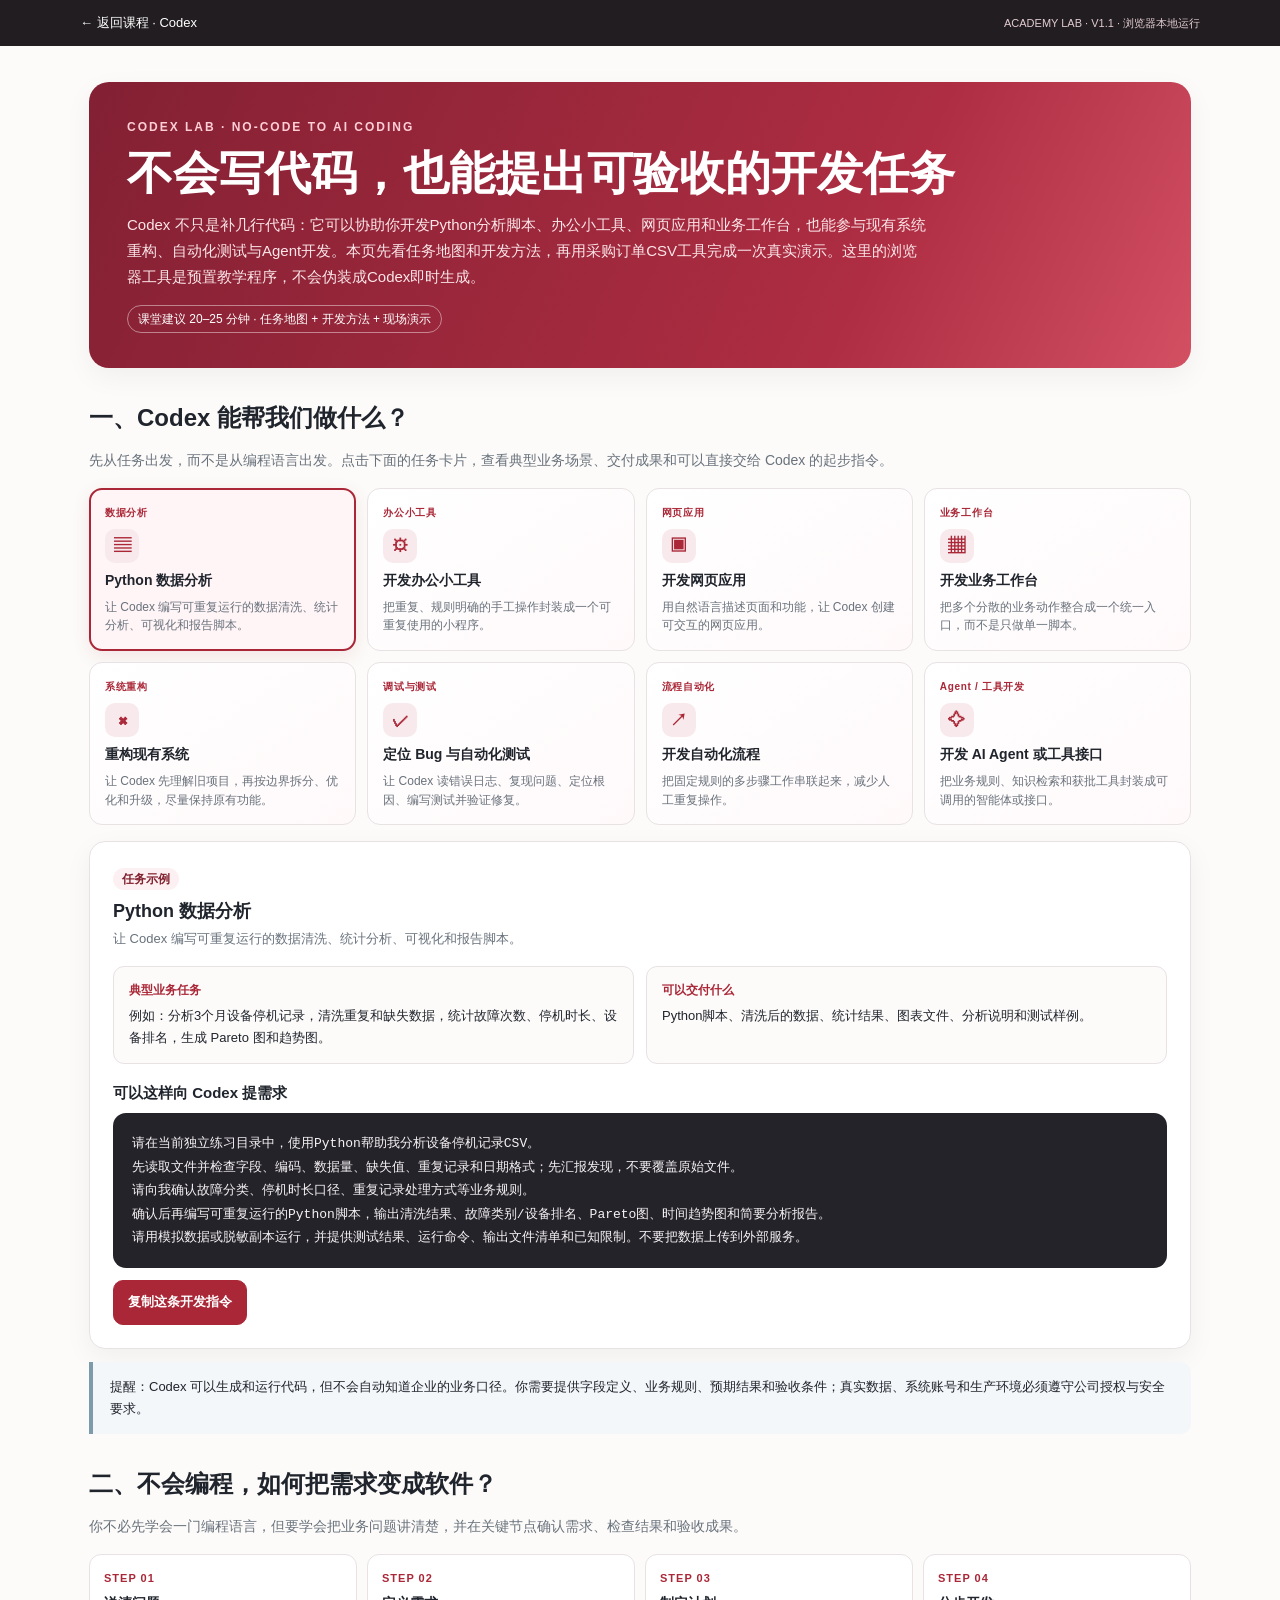
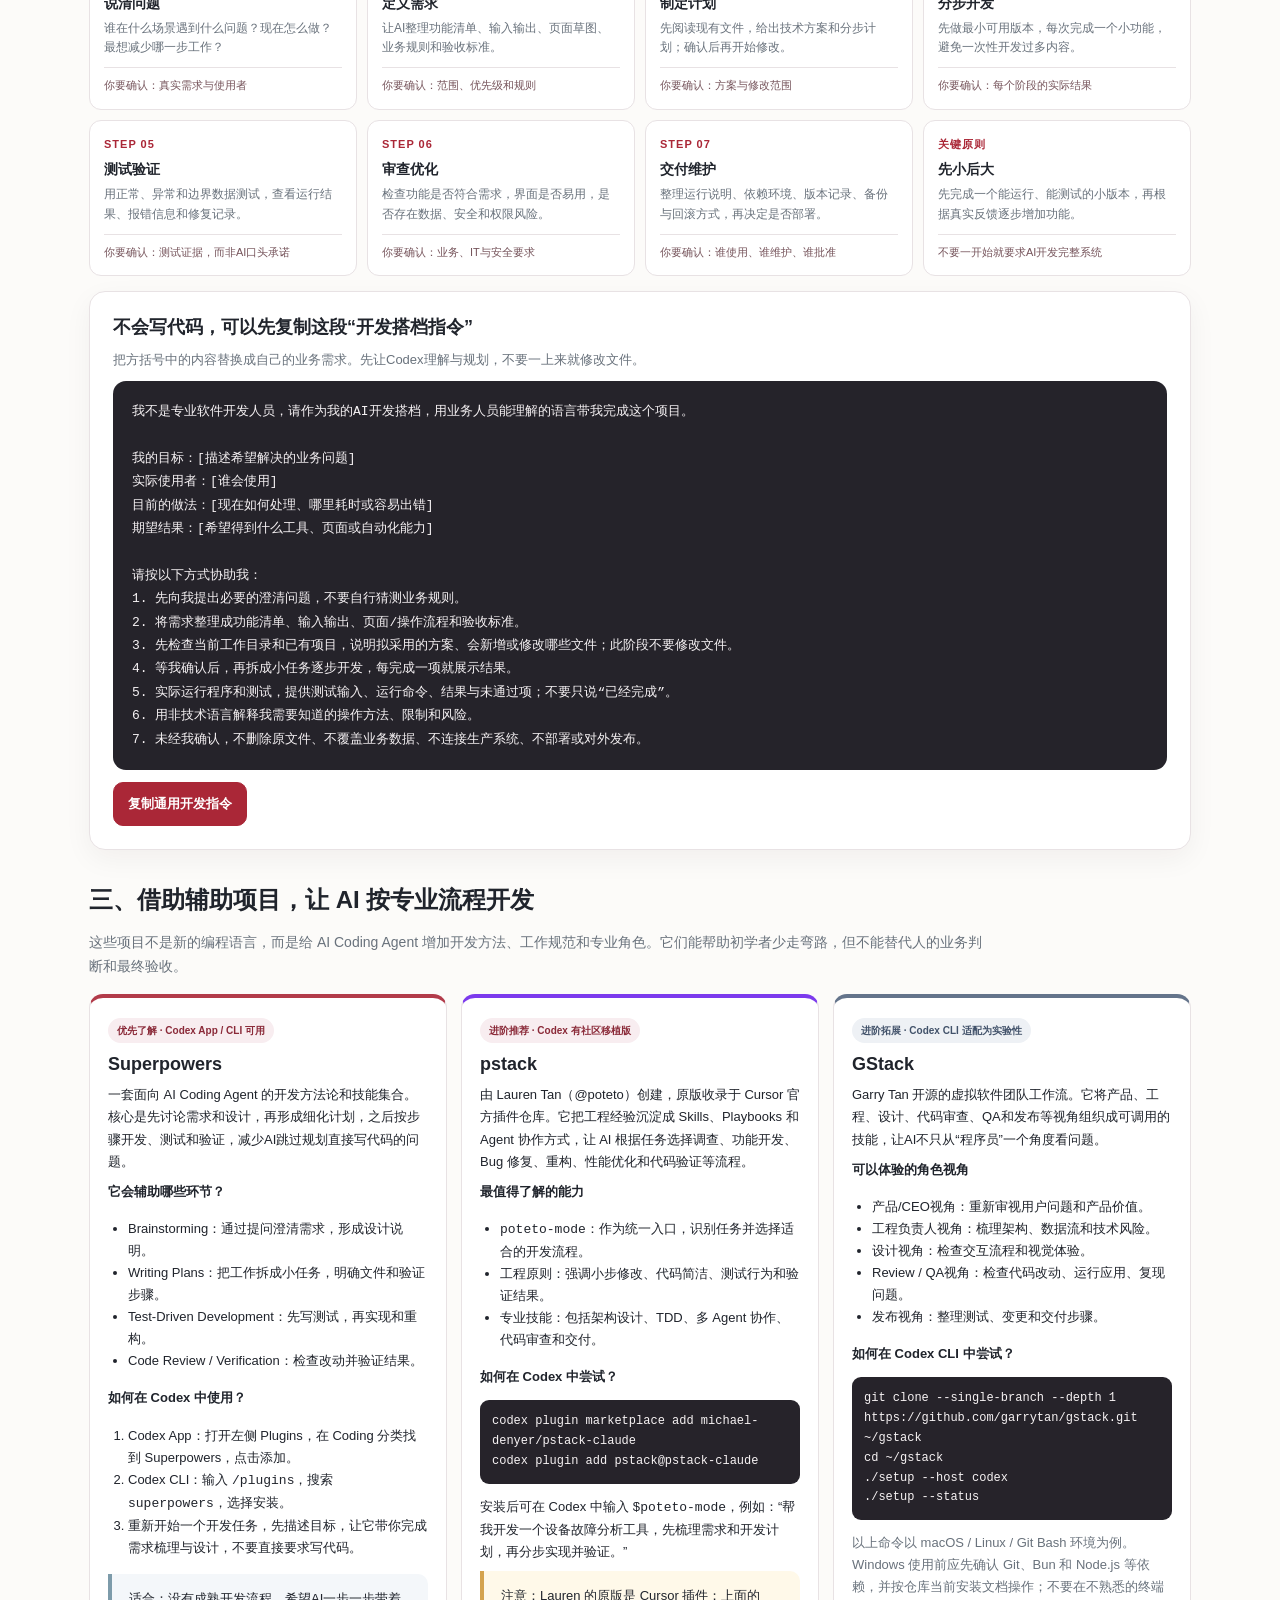
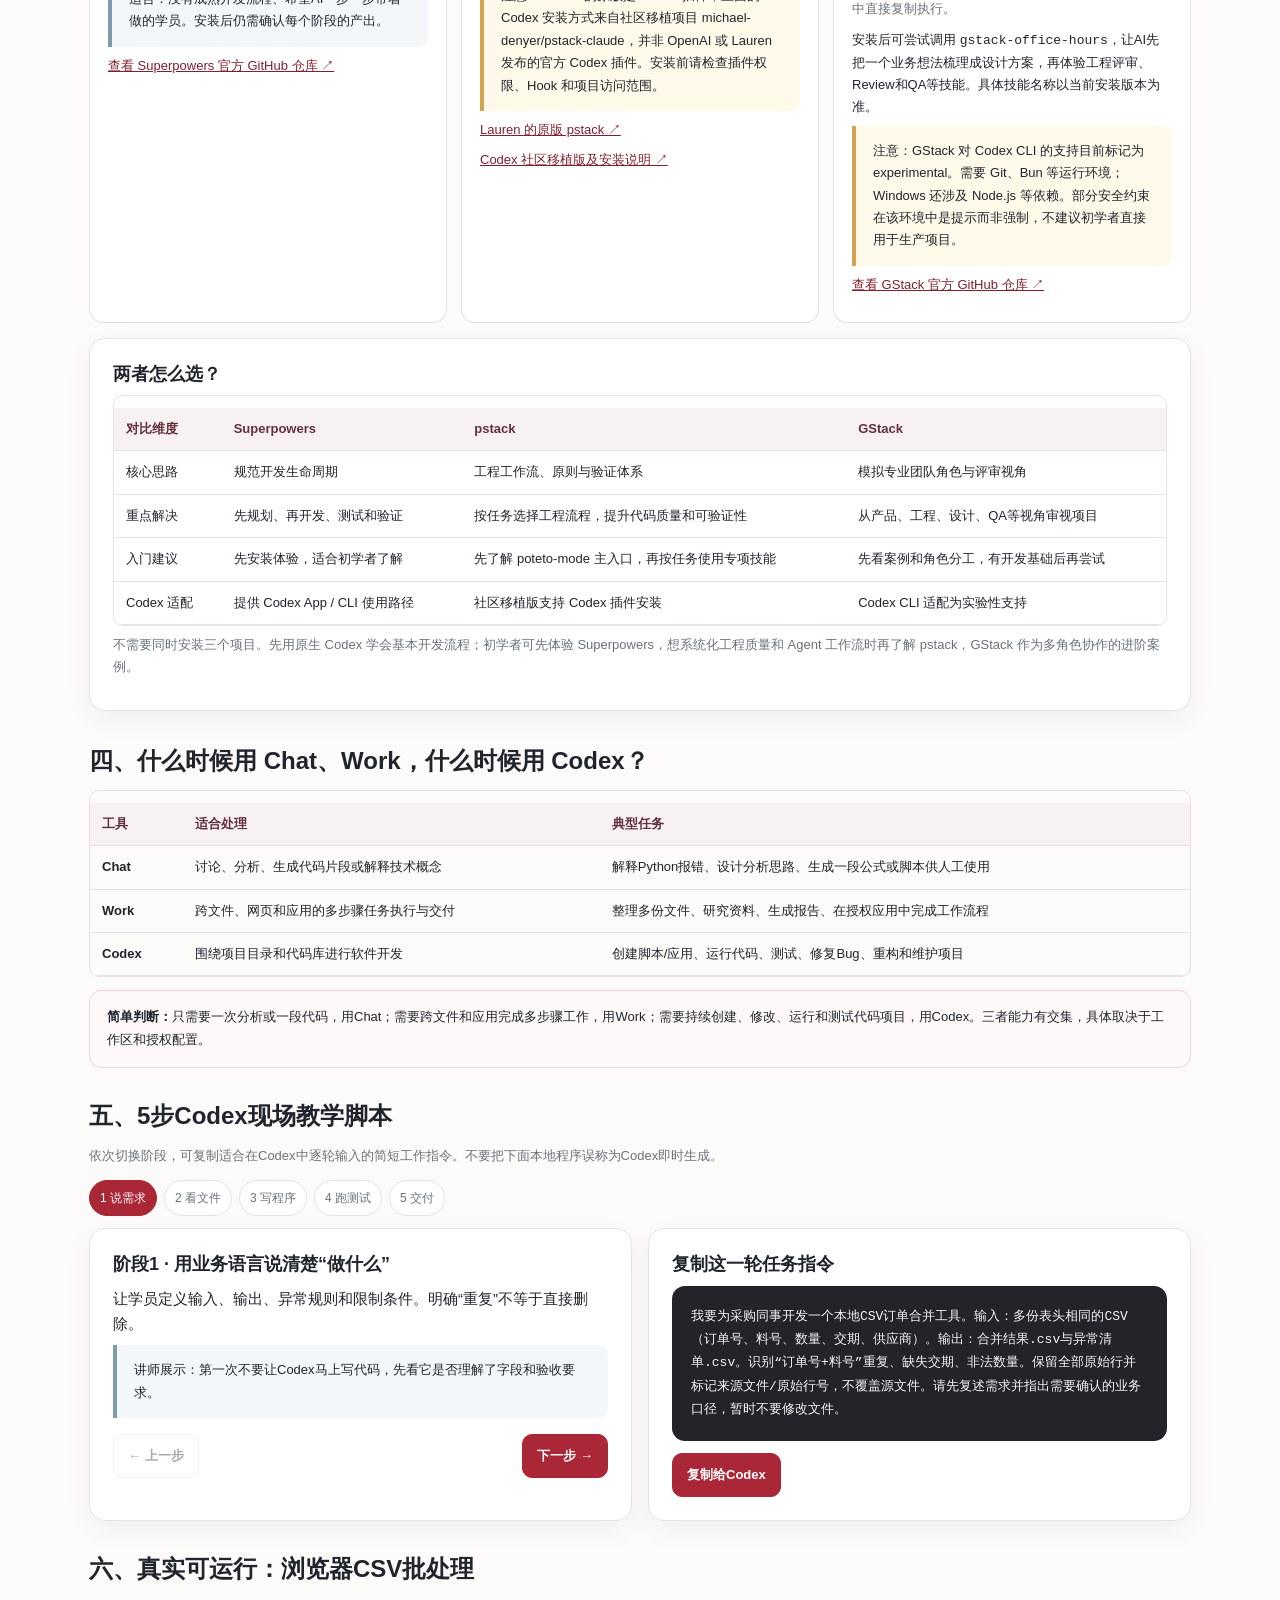
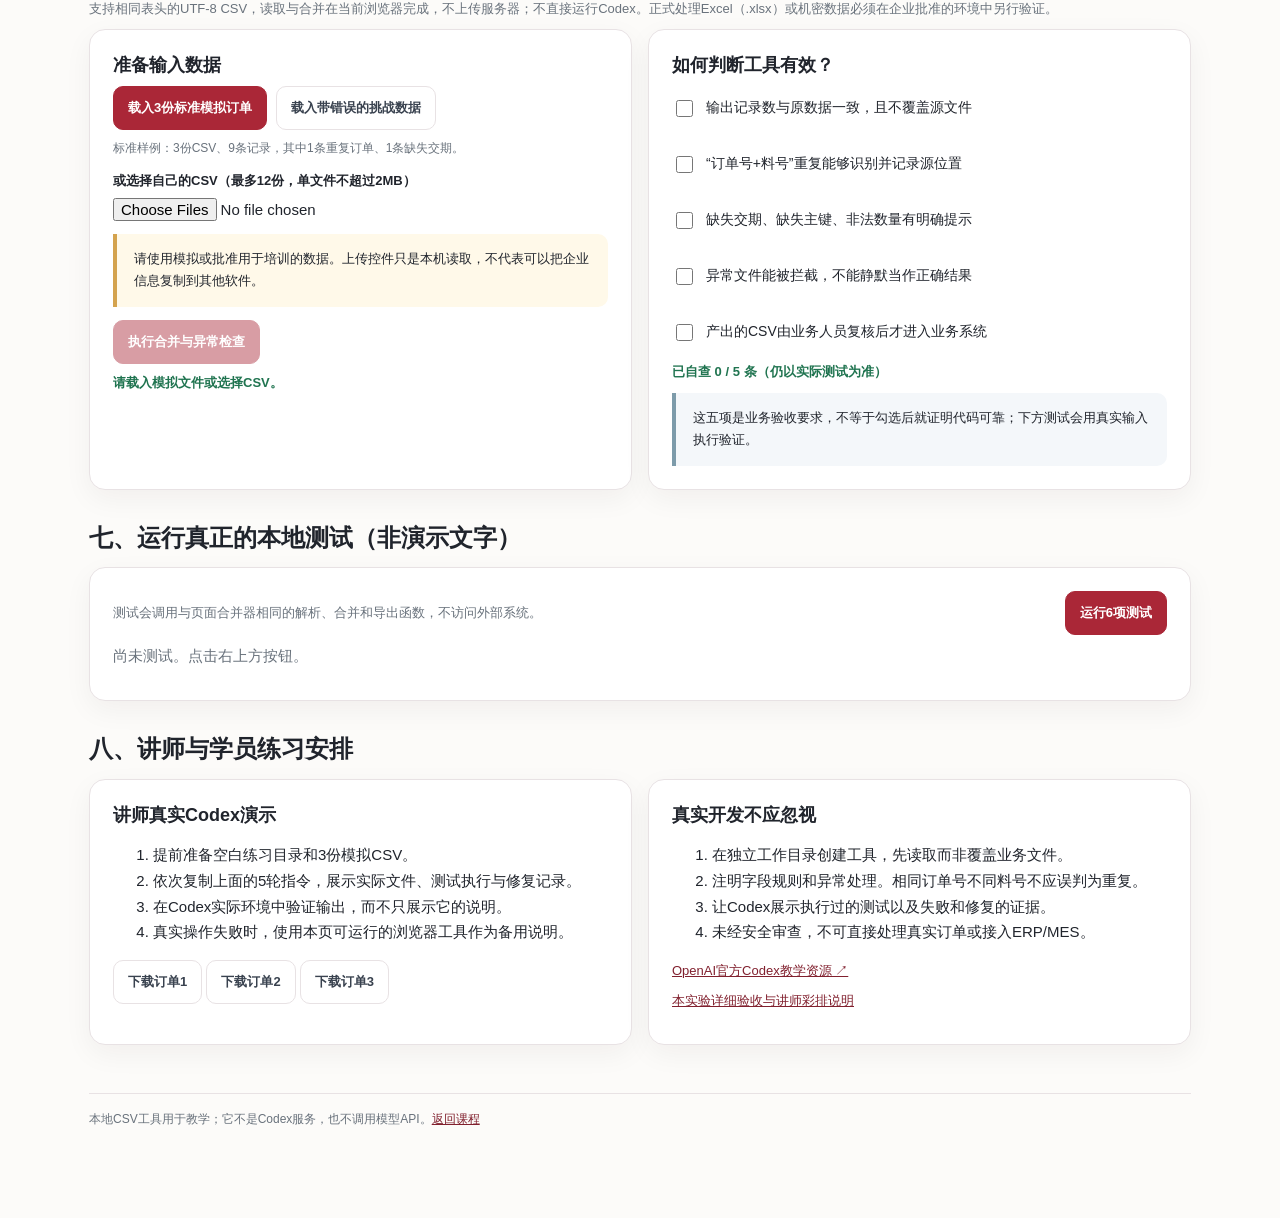
<file: labs/codex.html>
<!doctype html>
<html lang="zh-CN">
<head><meta charset="utf-8"><meta name="viewport" content="width=device-width,initial-scale=1"><meta name="description" content="Codex制造业AI Coding实操：从需求说明到开发、测试与交付。"><title>Codex AI Coding 实操 | 企业AI学院</title><link rel="stylesheet" href="lab.css"><script src="codex.js" defer></script>
<style>
.codex-section{margin-top:34px}
.codex-lead{max-width:900px;color:var(--muted);font-size:14px;margin:0 0 16px}
.codex-task-grid{display:grid;grid-template-columns:repeat(4,minmax(0,1fr));gap:11px;margin:16px 0}
.codex-task-card{min-width:0;min-height:145px;text-align:left;border:1px solid var(--line);border-radius:13px;background:linear-gradient(145deg,#fff 0%,#fff9fa 100%);padding:15px;color:var(--ink);display:flex;flex-direction:column;align-items:flex-start;gap:8px;transition:border-color .18s,transform .18s,box-shadow .18s}
.codex-task-card:hover{border-color:#d9aab3;transform:translateY(-2px);box-shadow:0 8px 22px #4a1e2a10}
.codex-task-card[aria-pressed="true"]{border:2px solid var(--red);background:#fff5f7;box-shadow:0 5px 18px #9c24321a;padding:14px}
.codex-task-icon{width:34px;height:34px;border-radius:10px;background:#f8e9ec;color:var(--red);display:grid;place-items:center;font-size:17px;font-weight:800}
.codex-task-title{font-weight:800;font-size:14px;line-height:1.35}
.codex-task-desc{font-size:12px;color:var(--muted);line-height:1.55}
.codex-task-kicker{font-size:10px;color:var(--red);font-weight:800;letter-spacing:.7px}
.codex-task-detail{margin-top:12px}
.codex-detail-grid{display:grid;grid-template-columns:repeat(2,minmax(0,1fr));gap:12px;margin:15px 0}
.codex-detail-box{border:1px solid var(--line);border-radius:11px;background:#fcfbfa;padding:13px 15px;min-width:0}
.codex-detail-box strong{display:block;font-size:12px;color:var(--red);margin-bottom:5px}
.codex-detail-box p{font-size:13px;margin:0;line-height:1.7}
.codex-copy-row{display:flex;align-items:center;gap:10px;flex-wrap:wrap;margin-top:12px}
.codex-method-grid{display:grid;grid-template-columns:repeat(4,minmax(0,1fr));gap:10px;margin:15px 0}
.codex-method-step{border:1px solid var(--line);border-radius:12px;background:#fff;padding:14px;min-width:0}
.codex-method-step .num{font-size:11px;font-weight:800;color:var(--red);letter-spacing:1px}
.codex-method-step h3{font-size:14px;margin:6px 0}
.codex-method-step p{font-size:12px;color:var(--muted);margin:0;line-height:1.65}
.codex-method-step .human{border-top:1px solid var(--line);padding-top:8px;margin-top:9px;font-size:11px;color:#76545b}
.codex-framework-grid{display:grid;grid-template-columns:repeat(3,minmax(0,1fr));gap:14px;margin:15px 0}
.codex-framework{border:1px solid var(--line);border-radius:14px;background:#fff;padding:18px;min-width:0}
.codex-framework.superpowers{border-top:4px solid #b23b4a}
.codex-framework.pstack{border-top:4px solid #7c3aed}
.codex-framework.gstack{border-top:4px solid #64748b}
.codex-framework h3{margin:0 0 5px;font-size:18px}
.codex-framework p,.codex-framework li{font-size:13px;line-height:1.7}
.codex-framework ul,.codex-framework ol{padding-left:20px}
.codex-framework .tag{display:inline-block;border-radius:99px;padding:4px 9px;background:#f8edf0;color:#8a2938;font-size:10px;font-weight:800;margin-bottom:9px}
.codex-framework .tag.advanced{background:#eef1f5;color:#42526a}
.codex-framework pre{white-space:pre-wrap;overflow-wrap:anywhere;background:#26232a;color:#f7f3f4;border-radius:9px;padding:12px;font:12px/1.65 ui-monospace,SFMono-Regular,Consolas,monospace}
.codex-compare{width:100%;border-collapse:collapse;font-size:13px;margin-top:12px}
.codex-compare th,.codex-compare td{padding:10px 12px;border-bottom:1px solid var(--line);text-align:left;vertical-align:top}
.codex-compare th{background:#f7f1f2;color:#62313b}
.codex-callout{border:1px solid #ead5d9;background:#fff8f9;border-radius:12px;padding:15px 17px;font-size:13px;line-height:1.75}
.codex-prompt{margin-top:10px}
@media(max-width:1000px){.codex-task-grid{grid-template-columns:repeat(2,minmax(0,1fr))}.codex-method-grid{grid-template-columns:repeat(2,minmax(0,1fr))}}
@media(max-width:650px){.codex-task-grid,.codex-method-grid,.codex-framework-grid,.codex-detail-grid{grid-template-columns:1fr}.codex-task-card{min-height:0}.codex-compare{font-size:12px}.codex-compare th,.codex-compare td{padding:8px}}
</style>
</head>
<body>
<header class="top"><a href="../index.html#codex">← 返回课程 · Codex</a><span class="version">ACADEMY LAB · V1.1 · 浏览器本地运行</span></header>
<main class="wrap">
<section class="hero"><div class="eyebrow">CODEX LAB · NO-CODE TO AI CODING</div><h1>不会写代码，也能提出可验收的开发任务</h1><p>Codex 不只是补几行代码：它可以协助你开发Python分析脚本、办公小工具、网页应用和业务工作台，也能参与现有系统重构、自动化测试与Agent开发。本页先看任务地图和开发方法，再用采购订单CSV工具完成一次真实演示。这里的浏览器工具是预置教学程序，不会伪装成Codex即时生成。</p><span class="label">课堂建议 20–25 分钟 · 任务地图 + 开发方法 + 现场演示</span></section>

<section class="codex-section">
<h2>一、Codex 能帮我们做什么？</h2>
<p class="codex-lead">先从任务出发，而不是从编程语言出发。点击下面的任务卡片，查看典型业务场景、交付成果和可以直接交给 Codex 的起步指令。</p>
<div id="codexTaskGrid" class="codex-task-grid" role="group" aria-label="Codex应用任务类型"></div>
<div class="card codex-task-detail">
  <div class="row between"><div><span class="pill">任务示例</span><h3 id="codexTaskTitle" style="margin:8px 0 5px">Python 数据分析</h3><p id="codexTaskDescription" class="small muted" style="margin:0"></p></div></div>
  <div class="codex-detail-grid">
    <div class="codex-detail-box"><strong>典型业务任务</strong><p id="codexTaskExample"></p></div>
    <div class="codex-detail-box"><strong>可以交付什么</strong><p id="codexTaskDeliverable"></p></div>
  </div>
  <h4 style="margin:16px 0 8px">可以这样向 Codex 提需求</h4>
  <div class="code" id="codexTaskPrompt"></div>
  <div class="codex-copy-row"><button class="btn primary" id="copyCodexTaskPrompt">复制这条开发指令</button><span class="status" id="codexTaskCopyStatus" aria-live="polite"></span></div>
</div>
<div class="info" style="margin-top:13px">提醒：Codex 可以生成和运行代码，但不会自动知道企业的业务口径。你需要提供字段定义、业务规则、预期结果和验收条件；真实数据、系统账号和生产环境必须遵守公司授权与安全要求。</div>
</section>
<section class="codex-section">
<h2>二、不会编程，如何把需求变成软件？</h2>
<p class="codex-lead">你不必先学会一门编程语言，但要学会把业务问题讲清楚，并在关键节点确认需求、检查结果和验收成果。</p>
<div class="codex-method-grid">
  <article class="codex-method-step"><div class="num">STEP 01</div><h3>说清问题</h3><p>谁在什么场景遇到什么问题？现在怎么做？最想减少哪一步工作？</p><div class="human">你要确认：真实需求与使用者</div></article>
  <article class="codex-method-step"><div class="num">STEP 02</div><h3>定义需求</h3><p>让AI整理功能清单、输入输出、页面草图、业务规则和验收标准。</p><div class="human">你要确认：范围、优先级和规则</div></article>
  <article class="codex-method-step"><div class="num">STEP 03</div><h3>制定计划</h3><p>先阅读现有文件，给出技术方案和分步计划；确认后再开始修改。</p><div class="human">你要确认：方案与修改范围</div></article>
  <article class="codex-method-step"><div class="num">STEP 04</div><h3>分步开发</h3><p>先做最小可用版本，每次完成一个小功能，避免一次性开发过多内容。</p><div class="human">你要确认：每个阶段的实际结果</div></article>
  <article class="codex-method-step"><div class="num">STEP 05</div><h3>测试验证</h3><p>用正常、异常和边界数据测试，查看运行结果、报错信息和修复记录。</p><div class="human">你要确认：测试证据，而非AI口头承诺</div></article>
  <article class="codex-method-step"><div class="num">STEP 06</div><h3>审查优化</h3><p>检查功能是否符合需求，界面是否易用，是否存在数据、安全和权限风险。</p><div class="human">你要确认：业务、IT与安全要求</div></article>
  <article class="codex-method-step"><div class="num">STEP 07</div><h3>交付维护</h3><p>整理运行说明、依赖环境、版本记录、备份与回滚方式，再决定是否部署。</p><div class="human">你要确认：谁使用、谁维护、谁批准</div></article>
  <article class="codex-method-step"><div class="num">关键原则</div><h3>先小后大</h3><p>先完成一个能运行、能测试的小版本，再根据真实反馈逐步增加功能。</p><div class="human">不要一开始就要求AI开发完整系统</div></article>
</div>
<div class="card">
  <h3>不会写代码，可以先复制这段“开发搭档指令”</h3>
  <p class="small muted">把方括号中的内容替换成自己的业务需求。先让Codex理解与规划，不要一上来就修改文件。</p>
  <div class="code codex-prompt" id="codexBeginnerPrompt">我不是专业软件开发人员，请作为我的AI开发搭档，用业务人员能理解的语言带我完成这个项目。

我的目标：[描述希望解决的业务问题]
实际使用者：[谁会使用]
目前的做法：[现在如何处理、哪里耗时或容易出错]
期望结果：[希望得到什么工具、页面或自动化能力]

请按以下方式协助我：
1. 先向我提出必要的澄清问题，不要自行猜测业务规则。
2. 将需求整理成功能清单、输入输出、页面/操作流程和验收标准。
3. 先检查当前工作目录和已有项目，说明拟采用的方案、会新增或修改哪些文件；此阶段不要修改文件。
4. 等我确认后，再拆成小任务逐步开发，每完成一项就展示结果。
5. 实际运行程序和测试，提供测试输入、运行命令、结果与未通过项；不要只说“已经完成”。
6. 用非技术语言解释我需要知道的操作方法、限制和风险。
7. 未经我确认，不删除原文件、不覆盖业务数据、不连接生产系统、不部署或对外发布。</div>
  <div class="codex-copy-row"><button class="btn primary" id="copyCodexBeginnerPrompt">复制通用开发指令</button><span id="codexBeginnerCopyStatus" class="status" aria-live="polite"></span></div>
</div>
</section>
<section class="codex-section">
<h2>三、借助辅助项目，让 AI 按专业流程开发</h2>
<p class="codex-lead">这些项目不是新的编程语言，而是给 AI Coding Agent 增加开发方法、工作规范和专业角色。它们能帮助初学者少走弯路，但不能替代人的业务判断和最终验收。</p>
<div class="codex-framework-grid">
  <article class="codex-framework superpowers">
    <span class="tag">优先了解 · Codex App / CLI 可用</span>
    <h3>Superpowers</h3>
    <p>一套面向 AI Coding Agent 的开发方法论和技能集合。核心是先讨论需求和设计，再形成细化计划，之后按步骤开发、测试和验证，减少AI跳过规划直接写代码的问题。</p>
    <p><strong>它会辅助哪些环节？</strong></p>
    <ul>
      <li>Brainstorming：通过提问澄清需求，形成设计说明。</li>
      <li>Writing Plans：把工作拆成小任务，明确文件和验证步骤。</li>
      <li>Test-Driven Development：先写测试，再实现和重构。</li>
      <li>Code Review / Verification：检查改动并验证结果。</li>
    </ul>
    <p><strong>如何在 Codex 中使用？</strong></p>
    <ol>
      <li>Codex App：打开左侧 Plugins，在 Coding 分类找到 Superpowers，点击添加。</li>
      <li>Codex CLI：输入 <code>/plugins</code>，搜索 <code>superpowers</code>，选择安装。</li>
      <li>重新开始一个开发任务，先描述目标，让它带你完成需求梳理与设计，不要直接要求写代码。</li>
    </ol>
    <div class="info">适合：没有成熟开发流程、希望AI一步一步带着做的学员。安装后仍需确认每个阶段的产出。</div>
    <p><a href="https://github.com/obra/superpowers" target="_blank" rel="noopener">查看 Superpowers 官方 GitHub 仓库 ↗</a></p>
  </article>
  <article class="codex-framework pstack">
    <span class="tag">进阶推荐 · Codex 有社区移植版</span>
    <h3>pstack</h3>
    <p>由 Lauren Tan（@poteto）创建，原版收录于 Cursor 官方插件仓库。它把工程经验沉淀成 Skills、Playbooks 和 Agent 协作方式，让 AI 根据任务选择调查、功能开发、Bug 修复、重构、性能优化和代码验证等流程。</p>
    <p><strong>最值得了解的能力</strong></p>
    <ul>
      <li><code>poteto-mode</code>：作为统一入口，识别任务并选择适合的开发流程。</li>
      <li>工程原则：强调小步修改、代码简洁、测试行为和验证结果。</li>
      <li>专业技能：包括架构设计、TDD、多 Agent 协作、代码审查和交付。</li>
    </ul>
    <p><strong>如何在 Codex 中尝试？</strong></p>
    <pre>codex plugin marketplace add michael-denyer/pstack-claude
codex plugin add pstack@pstack-claude</pre>
    <p>安装后可在 Codex 中输入 <code>$poteto-mode</code>，例如：“帮我开发一个设备故障分析工具，先梳理需求和开发计划，再分步实现并验证。”</p>
    <div class="info warn">注意：Lauren 的原版是 Cursor 插件；上面的 Codex 安装方式来自社区移植项目 michael-denyer/pstack-claude，并非 OpenAI 或 Lauren 发布的官方 Codex 插件。安装前请检查插件权限、Hook 和项目访问范围。</div>
    <p><a href="https://github.com/cursor/plugins/tree/main/pstack" target="_blank" rel="noopener">Lauren 的原版 pstack ↗</a></p>
    <p><a href="https://github.com/michael-denyer/pstack-claude" target="_blank" rel="noopener">Codex 社区移植版及安装说明 ↗</a></p>
  </article>
  <article class="codex-framework gstack">
    <span class="tag advanced">进阶拓展 · Codex CLI 适配为实验性</span>
    <h3>GStack</h3>
    <p>Garry Tan 开源的虚拟软件团队工作流。它将产品、工程、设计、代码审查、QA和发布等视角组织成可调用的技能，让AI不只从“程序员”一个角度看问题。</p>
    <p><strong>可以体验的角色视角</strong></p>
    <ul>
      <li>产品/CEO视角：重新审视用户问题和产品价值。</li>
      <li>工程负责人视角：梳理架构、数据流和技术风险。</li>
      <li>设计视角：检查交互流程和视觉体验。</li>
      <li>Review / QA视角：检查代码改动、运行应用、复现问题。</li>
      <li>发布视角：整理测试、变更和交付步骤。</li>
    </ul>
    <p><strong>如何在 Codex CLI 中尝试？</strong></p>
    <pre>git clone --single-branch --depth 1 https://github.com/garrytan/gstack.git ~/gstack
cd ~/gstack
./setup --host codex
./setup --status</pre>
    <p class="small muted">以上命令以 macOS / Linux / Git Bash 环境为例。Windows 使用前应先确认 Git、Bun 和 Node.js 等依赖，并按仓库当前安装文档操作；不要在不熟悉的终端中直接复制执行。</p>
    <p>安装后可尝试调用 <code>gstack-office-hours</code>，让AI先把一个业务想法梳理成设计方案，再体验工程评审、Review和QA等技能。具体技能名称以当前安装版本为准。</p>
    <div class="info warn">注意：GStack 对 Codex CLI 的支持目前标记为 experimental。需要 Git、Bun 等运行环境；Windows 还涉及 Node.js 等依赖。部分安全约束在该环境中是提示而非强制，不建议初学者直接用于生产项目。</div>
    <p><a href="https://github.com/garrytan/gstack" target="_blank" rel="noopener">查看 GStack 官方 GitHub 仓库 ↗</a></p>
  </article>
</div>
<div class="card">
  <h3>两者怎么选？</h3>
  <div class="table-wrap"><table class="codex-compare">
    <thead><tr><th>对比维度</th><th>Superpowers</th><th>pstack</th><th>GStack</th></tr></thead>
    <tbody>
      <tr><td>核心思路</td><td>规范开发生命周期</td><td>工程工作流、原则与验证体系</td><td>模拟专业团队角色与评审视角</td></tr>
      <tr><td>重点解决</td><td>先规划、再开发、测试和验证</td><td>按任务选择工程流程，提升代码质量和可验证性</td><td>从产品、工程、设计、QA等视角审视项目</td></tr>
      <tr><td>入门建议</td><td>先安装体验，适合初学者了解</td><td>先了解 poteto-mode 主入口，再按任务使用专项技能</td><td>先看案例和角色分工，有开发基础后再尝试</td></tr>
      <tr><td>Codex 适配</td><td>提供 Codex App / CLI 使用路径</td><td>社区移植版支持 Codex 插件安装</td><td>Codex CLI 适配为实验性支持</td></tr>
    </tbody>
  </table></div>
  <p class="small muted">不需要同时安装三个项目。先用原生 Codex 学会基本开发流程；初学者可先体验 Superpowers，想系统化工程质量和 Agent 工作流时再了解 pstack，GStack 作为多角色协作的进阶案例。</p>
</div>
</section>
<section class="codex-section">
<h2>四、什么时候用 Chat、Work，什么时候用 Codex？</h2>
<div class="table-wrap"><table class="codex-compare">
<thead><tr><th>工具</th><th>适合处理</th><th>典型任务</th></tr></thead>
<tbody>
<tr><td><strong>Chat</strong></td><td>讨论、分析、生成代码片段或解释技术概念</td><td>解释Python报错、设计分析思路、生成一段公式或脚本供人工使用</td></tr>
<tr><td><strong>Work</strong></td><td>跨文件、网页和应用的多步骤任务执行与交付</td><td>整理多份文件、研究资料、生成报告、在授权应用中完成工作流程</td></tr>
<tr><td><strong>Codex</strong></td><td>围绕项目目录和代码库进行软件开发</td><td>创建脚本/应用、运行代码、测试、修复Bug、重构和维护项目</td></tr>
</tbody>
</table></div>
<div class="codex-callout" style="margin-top:13px"><strong>简单判断：</strong>只需要一次分析或一段代码，用Chat；需要跨文件和应用完成多步骤工作，用Work；需要持续创建、修改、运行和测试代码项目，用Codex。三者能力有交集，具体取决于工作区和授权配置。</div>
</section>

<section>
<h2>五、5步Codex现场教学脚本</h2>
<p class="small muted">依次切换阶段，可复制适合在Codex中逐轮输入的简短工作指令。不要把下面本地程序误称为Codex即时生成。</p>
<div id="codexStages" class="steps" role="group" aria-label="开发阶段选择">
<button class="step active" data-stage="0">1 说需求</button>
<button class="step" data-stage="1">2 看文件</button>
<button class="step" data-stage="2">3 写程序</button>
<button class="step" data-stage="3">4 跑测试</button>
<button class="step" data-stage="4">5 交付</button>
</div>
<div class="grid">
<div class="card"><h3 id="stageTitle"></h3><p id="stageDescription"></p><div class="info" id="stageTeacher"></div><div class="row between" style="margin-top:16px"><button id="stagePrev" class="btn">← 上一步</button><button id="stageNext" class="btn primary">下一步 →</button></div></div>
<div class="card"><h3>复制这一轮任务指令</h3><div class="code" id="stagePrompt"></div><div class="row" style="margin-top:12px"><button id="stageCopy" class="btn primary">复制给Codex</button><span class="status" id="copyStatus" aria-live="polite"></span></div></div>
</div>
</section>
<section>
<h2>六、真实可运行：浏览器CSV批处理</h2>
<p class="muted small">支持相同表头的UTF-8 CSV，读取与合并在当前浏览器完成，不上传服务器；不直接运行Codex。正式处理Excel（.xlsx）或机密数据必须在企业批准的环境中另行验证。</p>
<div class="grid">
<div class="card">
<h3>准备输入数据</h3>
<div class="row">
<button class="btn primary" id="loadSample">载入3份标准模拟订单</button>
<button class="btn" id="loadChallenge">载入带错误的挑战数据</button>
</div>
<p class="micro">标准样例：3份CSV、9条记录，其中1条重复订单、1条缺失交期。</p>
<div class="formrow"><label for="fileInput">或选择自己的CSV（最多12份，单文件不超过2MB）</label><input type="file" id="fileInput" accept=".csv,text/csv" multiple></div>
<div class="info warn">请使用模拟或批准用于培训的数据。上传控件只是本机读取，不代表可以把企业信息复制到其他软件。</div>
<div class="row" style="margin-top:13px"><button class="btn primary" id="runMerge" disabled>执行合并与异常检查</button></div>
<p id="sourceStatus" class="status" aria-live="polite">请载入模拟文件或选择CSV。</p>
</div>
<div class="card">
<h3>如何判断工具有效？</h3>
<div class="stack small">
<label class="check"><input type="checkbox" data-criteria="0">输出记录数与原数据一致，且不覆盖源文件</label>
<label class="check"><input type="checkbox" data-criteria="1">“订单号+料号”重复能够识别并记录源位置</label>
<label class="check"><input type="checkbox" data-criteria="2">缺失交期、缺失主键、非法数量有明确提示</label>
<label class="check"><input type="checkbox" data-criteria="3">异常文件能被拦截，不能静默当作正确结果</label>
<label class="check"><input type="checkbox" data-criteria="4">产出的CSV由业务人员复核后才进入业务系统</label>
</div><p id="criteriaStatus" class="status" aria-live="polite"></p>
<div class="info">这五项是业务验收要求，不等于勾选后就证明代码可靠；下方测试会用真实输入执行验证。</div>
</div>
</div>
<div id="mergeResults" aria-live="polite" style="margin-top:16px"></div>
</section>
<section>
<h2>七、运行真正的本地测试（非演示文字）</h2>
<div class="card">
<div class="row between"><p class="small muted">测试会调用与页面合并器相同的解析、合并和导出函数，不访问外部系统。</p><button class="btn primary" id="runTests">运行6项测试</button></div>
<div id="testResults" class="stack" aria-live="polite"><p class="muted">尚未测试。点击右上方按钮。</p></div>
</div>
</section>
<section>
<h2>八、讲师与学员练习安排</h2>
<div class="grid">
<div class="card"><h3>讲师真实Codex演示</h3><ol><li>提前准备空白练习目录和3份模拟CSV。</li><li>依次复制上面的5轮指令，展示实际文件、测试执行与修复记录。</li><li>在Codex实际环境中验证输出，而不只展示它的说明。</li><li>真实操作失败时，使用本页可运行的浏览器工具作为备用说明。</li></ol><a class="btn" href="../samples/采购订单_模拟_1.csv" download>下载订单1</a> <a class="btn" href="../samples/采购订单_模拟_2.csv" download>下载订单2</a> <a class="btn" href="../samples/采购订单_模拟_3.csv" download>下载订单3</a></div>
<div class="card"><h3>真实开发不应忽视</h3><ol><li>在独立工作目录创建工具，先读取而非覆盖业务文件。</li><li>注明字段规则和异常处理。相同订单号不同料号不应误判为重复。</li><li>让Codex展示执行过的测试以及失败和修复的证据。</li><li>未经安全审查，不可直接处理真实订单或接入ERP/MES。</li></ol><p class="small"><a href="https://developers.openai.com/learn/codex" target="_blank" rel="noopener">OpenAI官方Codex教学资源 ↗</a></p><p class="small"><a href="../tests/CODEX-LAB-ACCEPTANCE.md">本实验详细验收与讲师彩排说明</a></p></div>
</div>
</section>
<footer class="footer">本地CSV工具用于教学；它不是Codex服务，也不调用模型API。<a href="../index.html#codex">返回课程</a></footer>
</main></body></html>
</file>
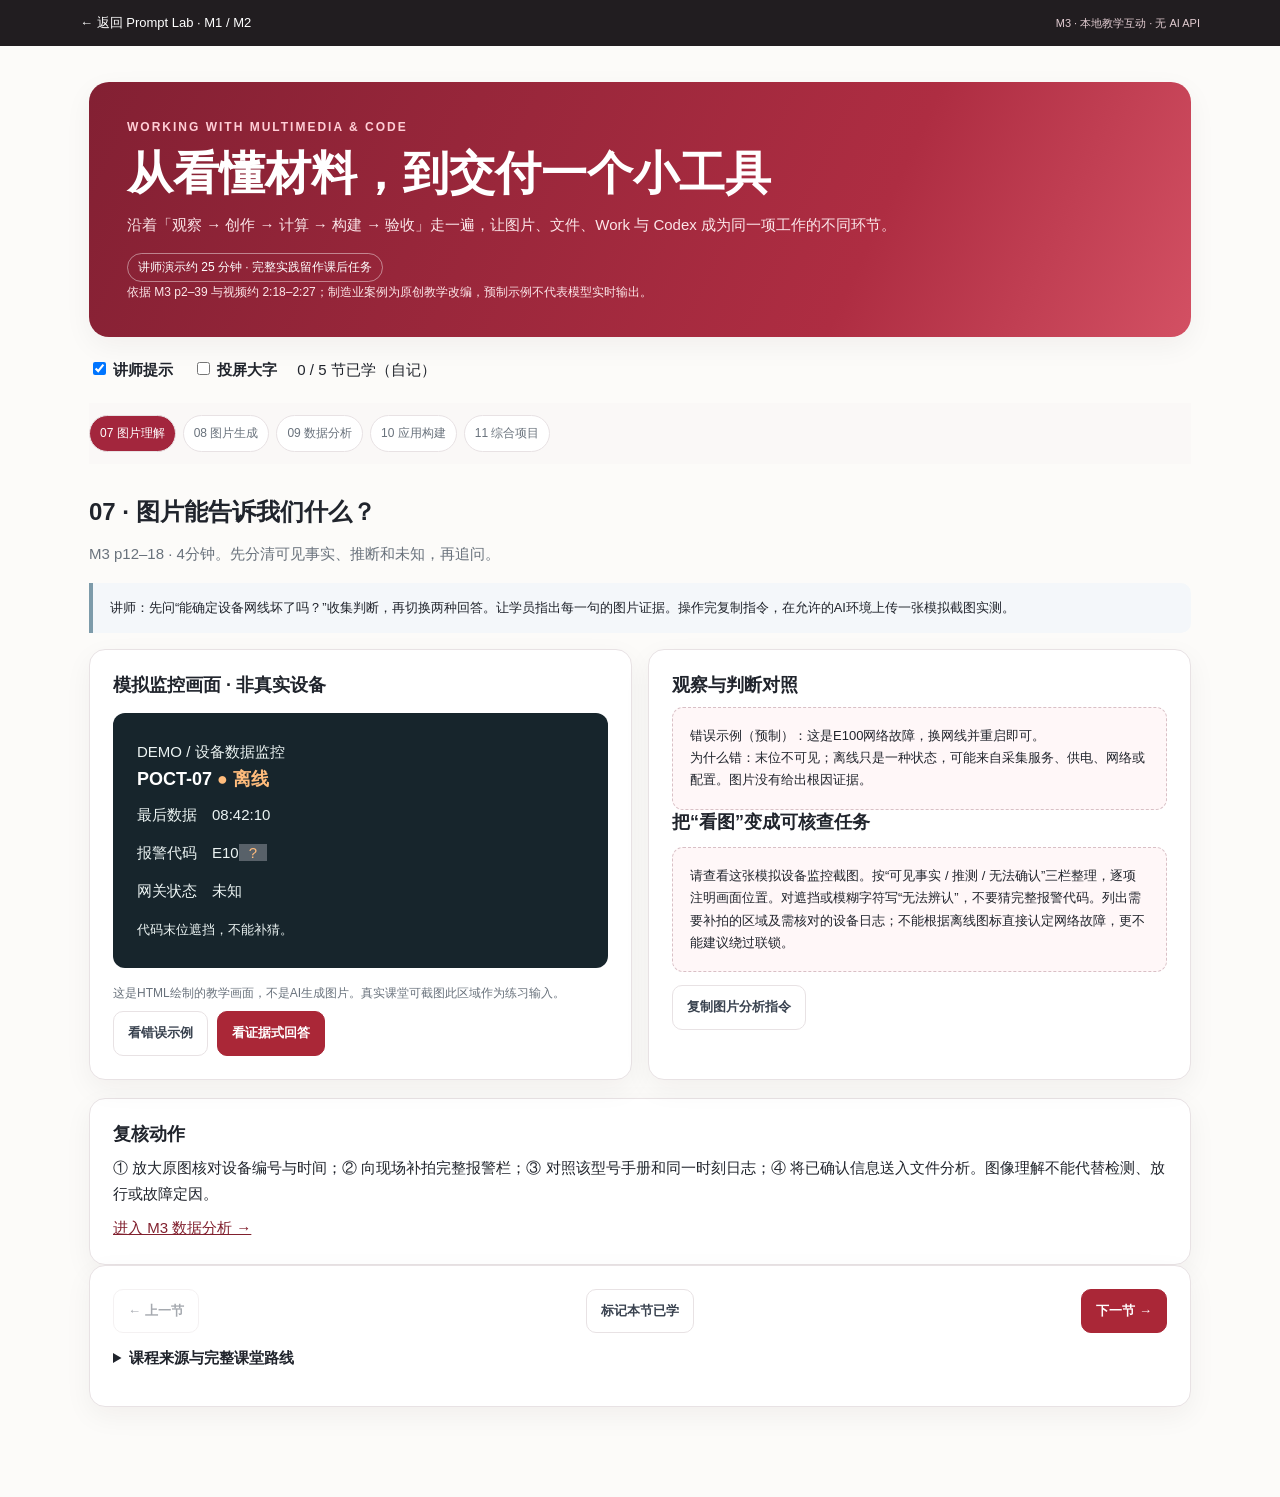
<file: labs/multimedia.html>
<!doctype html>
<html lang="zh-CN"><head><meta charset="utf-8"><meta name="viewport" content="width=device-width,initial-scale=1"><title>M3 · 从图片到可用成果 | 企业AI学院</title><link rel="stylesheet" href="lab.css"><link rel="stylesheet" href="multimedia.css"><script defer src="multimedia.js"></script></head>
<body><header class="top"><a href="../index.html#prompt">← 返回 Prompt Lab · M1 / M2</a><span class="version">M3 · 本地教学互动 · 无 AI API</span></header><main class="wrap">
<section class="hero"><div class="eyebrow">WORKING WITH MULTIMEDIA & CODE</div><h1>从看懂材料，到交付一个小工具</h1><p>沿着「观察 → 创作 → 计算 → 构建 → 验收」走一遍，让图片、文件、Work 与 Codex 成为同一项工作的不同环节。</p><span class="label">讲师演示约 25 分钟 · 完整实践留作课后任务</span><p class="micro">依据 M3 p2–39 与视频约 2:18–2:27；制造业案例为原创教学改编，预制示例不代表模型实时输出。</p></section>
<div class="toolbar"><label><input id="teacher" type="checkbox" checked> 讲师提示</label><label><input id="large" type="checkbox"> 投屏大字</label><span id="progress">0 / 5 节已学（自记）</span><span id="save-status" role="status"></span></div>
<nav id="steps" class="steps" aria-label="M3课程单元"><button class="step" data-step="vision">07 图片理解</button><button class="step" data-step="image">08 图片生成</button><button class="step" data-step="data">09 数据分析</button><button class="step" data-step="build">10 应用构建</button><button class="step" data-step="project">11 综合项目</button></nav>
<section data-panel="vision"><h2>07 · 图片能告诉我们什么？</h2><p class="muted">M3 p12–18 · 4分钟。先分清可见事实、推断和未知，再追问。</p><aside class="teacher info">讲师：先问“能确定设备网线坏了吗？”收集判断，再切换两种回答。让学员指出每一句的图片证据。操作完复制指令，在允许的AI环境上传一张模拟截图实测。</aside>
<div class="grid"><div class="card"><h3>模拟监控画面 · 非真实设备</h3><div class="mock-screen" role="img" aria-label="模拟监控画面：POCT-07，状态离线，最后数据08:42:10，报警E10问号，网关状态未知"><div>DEMO / 设备数据监控</div><h3>POCT-07 <span>● 离线</span></h3><p>最后数据　08:42:10</p><p>报警代码　E10<span class="uncertain">?</span></p><p>网关状态　未知</p><small>代码末位遮挡，不能补猜。</small></div><p class="micro">这是HTML绘制的教学画面，不是AI生成图片。真实课堂可截图此区域作为练习输入。</p><div class="row"><button id="vision-risk" class="btn">看错误示例</button><button id="vision-safe" class="btn primary">看证据式回答</button></div></div><div class="card"><h3>观察与判断对照</h3><div id="vision-result" class="output" aria-live="polite"></div><h3>把“看图”变成可核查任务</h3><pre id="vision-prompt" class="output">请查看这张模拟设备监控截图。按“可见事实 / 推测 / 无法确认”三栏整理，逐项注明画面位置。对遮挡或模糊字符写“无法辨认”，不要猜完整报警代码。列出需要补拍的区域及需核对的设备日志；不能根据离线图标直接认定网络故障，更不能建议绕过联锁。</pre><button class="btn" data-copy="vision-prompt">复制图片分析指令</button></div></div>
<div class="card"><h3>复核动作</h3><p>① 放大原图核对设备编号与时间；② 向现场补拍完整报警栏；③ 对照该型号手册和同一时刻日志；④ 将已确认信息送入文件分析。图像理解不能代替检测、放行或故障定因。</p><a href="../index.html#prompt-m3-data">进入 M3 数据分析 →</a></div></section>
<section data-panel="image" hidden><h2>08 · 生成一张能用的培训配图</h2><p class="muted">M3 p19–26 · 4分钟。主体、环境、风格、用途与修改约束共同决定交付要求。</p><aside class="teacher info">讲师：先展示一句“画个工厂”，再让学员补充用途与关键细节。复制下方指令去实际图像工具生成，回来按验收清单检查。本站不会生成图片，课堂可预先准备真实工具输出作为对照。</aside>
<div class="grid"><div class="card"><h3>从模糊想法到图像需求</h3><p class="info warn">错误方式：“画一个很专业的设备操作图。”缺少设备、动作、用途，也容易产生虚构结构。</p><label for="subject">画面主体</label><input id="subject" value="工程师观察模拟设备监控屏幕" maxlength="150"><label for="style">视觉风格</label><select id="style"><option>简洁扁平插画</option><option>线稿</option><option>写实场景</option></select><label for="revision">第二轮修改反馈</label><input id="revision" value="保留人物和构图，把屏幕上的文字改成无字占位区" maxlength="200"><p>图片承担氛围与解释；精确电路、尺寸、数据图表应使用可核对的图纸或绘图程序。</p></div><div class="card"><h3>可复制的两轮协作</h3><pre id="image-prompt" class="output"></pre><button class="btn" data-copy="image-prompt">复制生成与修改指令</button><h3>验收三问</h3><ul><li>主体、动作和用途是否符合要求？</li><li>手指、零件、文字与空间关系是否出错？</li><li>是否被误认为正式SOP、真实设备结构或安全指令？</li></ul><p class="micro">将图像与核对说明一起放入培训材料，再由Work整理交付文件。</p><a href="../index.html#work">进入 Work · 文件交付 →</a></div></div></section>
<section data-panel="data" hidden><h2>09 · 数字算对之后，结论才有意义</h2><p class="muted">M3 p33–39 · 5分钟。复用现有MES模拟日报：先校验，再定义指标，再计算与解释。</p><aside class="teacher info">讲师：先让学员选“每天百分比平均”还是“汇总分子÷汇总分母”，再计算对照。追问：设备停机记录最多，能否证明损失最大？缺少停机时长和损失量，不能。</aside>
<div class="card"><h3>同一份材料，同一个口径</h3><a href="../samples/MES_生产日报_模拟.csv" download>下载 MES 模拟 CSV</a><div class="table-wrap"><table><thead><tr><th>日期</th><th>产线</th><th>计划</th><th>实际</th><th>投入</th><th>合格</th></tr></thead><tbody id="data-rows"></tbody></table></div><p>教学口径：达成率＝Σ实际 / Σ计划；此处直通率按原数据示例＝Σ合格 / Σ投入。真实业务必须核对是否混入返工、重复投入及统计周期。</p><button class="btn primary" id="calculate">计算，并与错误平均法比较</button><div id="data-result" class="output" aria-live="polite">先检查：6行记录、日期＋产线唯一、数值非负、合格≤投入；再运行计算。</div><div id="chart" aria-label="两条产线计划达成率"></div></div>
<div class="grid"><div class="card"><h3>带走一条分析指令</h3><pre id="data-prompt" class="output">读取所附MES模拟CSV。先报告行数、空值、重复日期+产线、类型异常及合格数大于投入数的记录，不要静默删除。确认计划达成率=总实际/总计划、示例直通率=总合格/总投入；零分母显示不适用。请运行代码计算，展示分子分母、按产线汇总、柱状图与可复算表。区分记录次数与损失量，不能由相关性断定根因。最后列出3个需要回查的原始记录。输出分析脚本、图表和结论草稿。</pre><button class="btn" data-copy="data-prompt">复制数据分析指令</button></div><div class="card"><h3>从一次问答到重复交付</h3><ol><li>Chat：上传已批准的CSV，复核口径与数字。</li><li>Work：限定练习目录，先列计划与文件清单，再执行读取、计算、输出。</li><li>Codex：把确认后的规则变成可测试程序，先用正常与异常样本验收。</li></ol><p><a href="../index.html#prompt-m3-data">文件与数据原课堂 →</a> · <a href="../index.html#work">Work操作步骤 →</a></p></div></div></section>
<section data-panel="build" hidden><h2>10 · 把需求变成一个可试用的小工具</h2><p class="muted">从三要素入门，到五要素扩展，再通过多轮对话完成一个可测试的小工具。课堂演示约 8 分钟。</p>
<div class="build-source-note"><div><span class="source-tag original">M3 原课 · PPT 第30页</span><strong>先掌握三个基本积木</strong><p>Goal（目标） · Input（输入） · Output（输出）。这是 M3 原课明确展示的应用需求表达骨架。</p></div><div><span class="source-tag extension">扩展课程 · 独立应用开发课</span><strong>再补充两个设计维度</strong><p>Layout（界面布局） · Features（特殊功能）。五要素用于把需求描述得更完整，不应误标为 M3 原课原页内容。</p><a href="https://www.youtube.com/watch?v=ff3j4olCUig" target="_blank" rel="noopener">观看《Build Your Own App In Just 30 Minutes!》↗</a></div></div>
<aside class="teacher info">讲师建议：先展示 M3 原课三要素，再指出它们解决“做什么、给什么、得到什么”；接着补充 Layout 与 Features，让 AI 更清楚界面和交互要求。强调五要素是扩展课程的补充框架。先演示一次性描述，再切换渐进式描述；最后在右侧试用预制点检原型。</aside>
<div class="build-block-groups">
 <div class="build-block-group"><div class="build-group-heading"><div><span class="source-tag original">M3 原课</span><h3>三个基本积木</h3></div><span class="micro">先回答：做什么、给什么、得到什么</span></div><div class="build-block-grid three">
  <div class="build-block"><span class="block-number">01</span><label for="goal">GOAL · 目标</label><p>这个应用要解决什么问题？</p><textarea id="goal" rows="3" maxlength="300">帮助设备工程师记录每日点检结果，快速发现未完成和异常点检项。</textarea></div>
  <div class="build-block"><span class="block-number">02</span><label for="input">INPUT · 输入</label><p>用户要填写、上传或选择什么？</p><textarea id="input" rows="3" maxlength="1000">设备编号、点检日期、点检人员、点检结果（正常/异常）；异常时填写异常描述。全部使用虚构数据。</textarea></div>
  <div class="build-block"><span class="block-number">03</span><label for="output">OUTPUT · 输出</label><p>应用最终向用户展示或交付什么？</p><textarea id="output" rows="3" maxlength="1000">展示点检记录列表、正常与异常数量；支持导出 JSON，刷新页面后仍能看到已保存的记录。</textarea></div>
 </div></div>
 <div class="build-block-group extension"><div class="build-group-heading"><div><span class="source-tag extension">扩展课程</span><h3>补充两个设计维度</h3></div><span class="micro">进一步回答：界面怎么排、还要有什么功能</span></div><div class="build-block-grid two">
  <div class="build-block"><span class="block-number">04</span><label for="layout">LAYOUT · 界面布局</label><p>页面有哪些区域？组件如何排列？</p><textarea id="layout" rows="3" maxlength="800">页面顶部显示标题和记录统计；中间是点检录入表单；下方是历史记录列表。表单字段分组清楚，异常状态用醒目的红色标签标识，手机上自动改为单列。</textarea></div>
  <div class="build-block"><span class="block-number">05</span><label for="features">FEATURES · 特殊功能</label><p>需要哪些按钮、校验、筛选或交互？</p><textarea id="features" rows="3" maxlength="1000">支持新增记录；设备编号、日期、点检人必填；选择“异常”时异常描述必填；支持只看异常记录；记录保存在当前浏览器；支持导出 JSON；最多保存200条。</textarea></div>
 </div></div>
</div>
<div class="card build-prompt-card"><div class="row between"><div><h3>选择一种提示方式</h3><p class="micro">两种方式都能用五要素表达需求，按任务清晰度选择。</p></div><div class="tabs build-mode-tabs" role="tablist" aria-label="应用开发提示方式"><button class="selected" type="button" data-build-mode="single" role="tab" aria-selected="true">一次性完整描述</button><button type="button" data-build-mode="incremental" role="tab" aria-selected="false">渐进式描述</button></div></div><div id="build-mode-note" class="info neutral">适合需求已经比较明确：把五要素一次性告诉 AI，让它先给出计划，再生成第一版。</div><pre id="build-prompt" class="output" aria-live="polite"></pre><div class="row"><button class="btn primary" data-copy="build-prompt">复制当前开发提示词</button><span id="copy-status" class="micro" role="status"></span></div></div>
<div class="grid build-practice-grid"><div class="card"><h3>技巧一 · 把模糊要求变具体</h3><div class="specificity-pair"><div><span class="source-tag vague">模糊</span><p>做一个好看的点检页面，可以管理记录。</p></div><div><span class="source-tag specific">具体</span><p>页面上方显示总记录数和异常数；表单包含设备编号、日期、点检人、结果和异常描述；异常时描述必填；下方显示记录列表，并支持筛选异常和导出 JSON。</p></div></div><p class="micro">关键不是堆砌形容词，而是把字段、行为、边界和验收方式说清楚。</p>
<h3>技巧二 · 渐进式迭代指令</h3><p class="micro">不必一次想完整。先做最小版本，再一轮一轮提出明确修改。</p><div class="iteration-list">
 <div class="iteration-item"><strong>第1轮 · 先澄清和规划</strong><pre id="iteration-start" class="output">先不要写代码。请根据上面的 Goal、Input、Layout、Features、Output，复述你理解的需求，指出还缺少的信息，并列出最小可运行版本的实现计划、文件清单和测试用例。遇到不确定的地方先提问，不要自行假设。</pre><button class="btn btn-sm" data-copy="iteration-start">复制这轮指令</button></div>
 <div class="iteration-item"><strong>第2轮 · 先做最小版本</strong><pre id="iteration-mvp" class="output">按照已经确认的计划，先实现最小可运行版本。暂时不要增加未讨论的功能。完成后说明如何启动、如何操作，并逐项对照需求清单。</pre><button class="btn btn-sm" data-copy="iteration-mvp">复制这轮指令</button></div>
 <div class="iteration-item"><strong>第3轮 · 增加或调整功能</strong><pre id="iteration-feature" class="output">请在现有版本上增加/调整以下功能：[写明具体功能]。先说明会修改哪些页面、数据和交互，再实施。保留已经正常工作的功能，并补充对应测试。</pre><button class="btn btn-sm" data-copy="iteration-feature">复制这轮指令</button></div>
 <div class="iteration-item"><strong>第4轮 · 排查错误</strong><pre id="iteration-debug" class="output">我执行了：[具体操作]。我原本期望：[预期结果]。实际发生：[实际现象]。报错信息：[粘贴报错或截图]。请先定位原因，再提出最小修复方案；不要随意重写无关代码。修复后重新运行原测试和新增回归测试，并告诉我测试结果。</pre><button class="btn btn-sm" data-copy="iteration-debug">复制排错指令</button></div>
 <div class="iteration-item"><strong>第5轮 · 让 AI 帮你想创意</strong><pre id="iteration-ideas" class="output">请结合这个应用的目标和现有功能，提出5个值得增加的改进点。按用户价值、实现复杂度和风险排序，说明每项改进解决什么问题。先给建议，不要直接修改代码；等我选定后再实施。</pre><button class="btn btn-sm" data-copy="iteration-ideas">复制这轮指令</button></div>
</div></div>
<div class="card"><h3>实操示例 · 设备点检记录小工具</h3><p class="micro">下面是预制教学原型，用来体验需求中描述的交互；它不是 AI 现场生成的结果，也不连接 MES 或真实设备。</p>
<div class="inspection-summary" id="record-summary" aria-live="polite">共 0 条记录 · 正常 0 条 · 异常 0 条</div>
<div class="inspection-form">
 <div><label for="device">设备编号（必填，最多40字）</label><input id="device" maxlength="40" placeholder="例如 DEMO-07"></div>
 <div><label for="inspection-date">点检日期（必填）</label><input id="inspection-date" type="date"></div>
 <div><label for="inspector">点检人员（必填，最多40字）</label><input id="inspector" maxlength="40" placeholder="例如 张工（虚构）"></div>
 <div><label for="check-result">点检结果</label><select id="check-result"><option value="正常">正常</option><option value="异常">异常</option></select></div>
 <div class="inspection-description"><label for="symptom">异常描述（选择异常时必填，最多200字）</label><textarea id="symptom" rows="2" maxlength="200" placeholder="例如：设备运行指示灯未亮"></textarea></div>
</div>
<div class="row"><button class="btn primary" id="add-record">添加点检记录</button><label class="filter-label" for="record-filter">记录筛选</label><select id="record-filter" class="filter-select"><option value="all">全部记录</option><option value="abnormal">仅看异常</option></select></div>
<p id="record-status" role="status" class="micro"></p><ul id="records" aria-live="polite"></ul>
<div class="row"><button class="btn" id="export-records">导出记录 JSON</button><button class="btn" id="run-tests">运行9项逻辑自检</button></div><div id="test-result" class="output" aria-live="polite">检查必填、空白、异常描述、超长、去空格、正常记录和特殊字符等。</div>
<p class="micro">数据仅保存在当前浏览器，最多200条；清除浏览器数据会丢失。逻辑自检不能替代真实运行、刷新恢复、导出文件和手机布局验收。</p>
</div></div>
<div class="card"><h3>开发后的验收清单</h3><div class="acceptance-grid"><div><strong>功能验收</strong><ul><li>正常记录可以新增并显示。</li><li>异常记录必须填写异常描述。</li><li>可以筛选异常记录并导出 JSON。</li></ul></div><div><strong>边界与安全</strong><ul><li>空值、空格、超长内容应被拦截。</li><li>特殊字符按普通文本显示，不执行输入内容。</li><li>刷新后检查记录是否保留；导出后检查内容是否完整。</li></ul></div></div></div>
<div class="card"><h3>Work 与 Codex 分别怎么接？</h3><p><b>Work交付：</b>新建练习目录 → 放入模拟材料 → 要求先列读取与输出计划 → 确认只写输出子目录 → 执行整理 → 打开文件逐项验收。<b>Codex构建：</b>提交上方任务单 → 审查实现计划 → 生成原型 → 运行正常与异常输入 → 把实际结果反馈给 Codex → 修复后重测 → 在企业批准的范围内分享。</p><p>需要重复执行后，再将稳定步骤整理为 Skill；需要访问外部系统时，另行设计接口、权限与审计。</p><a href="../index.html#work">返回 Work 模块 →</a> · <a href="skill.html">查看 Skill 实验室 →</a></div></section>
<section data-panel="project" hidden><h2>11 · 最终项目：问题 → 证据 → 应用 → 验收</h2><p class="muted">视频约2:21–2:27的闭环思路 · 课堂5分钟示范，课后30–60分钟实操。</p><aside class="teacher info">讲师：用设备离线排查贯穿M1/M2/M3。不要点击几次就宣告项目完成，让学员提交原始证据、可运行成果和失败测试记录。下方是个人项目单，不是模型评分。</aside>
<div class="grid"><div class="card"><h3>持续完善同一份项目单</h3><label for="project-question">① 收敛问题 · M2 多轮脑暴</label><textarea id="project-question" rows="3" maxlength="2000" placeholder="示例：如何让新人根据模拟日志完成设备离线的初步信息核对？"></textarea><p>先比较日志归档、排查训练、日报看板三种方向；追加“离线运行、不改设备配置”的约束再选择。</p><label for="project-evidence">② 研究证据 · M1</label><textarea id="project-evidence" rows="4" maxlength="4000" placeholder="每项填写：原始来源/日期/对应结论/适用边界/待核实点。未取得证据就写待验证。"></textarea><p><a href="research.html">进入 Deep Research 任务单 →</a></p><label for="project-app">③ 成果要求 · M3</label><textarea id="project-app" rows="4" maxlength="3000" placeholder="示例：用已核对资料制作3题排查训练；每题解释引用证据；不知道时允许选证据不足；不输出设备控制指令。"></textarea><label for="project-check">④ 实测记录 · 客观评价</label><textarea id="project-check" rows="4" maxlength="3000" placeholder="填写：测试输入、预期、实际、是否通过、待修复项。包括一个证据不足的反例。"></textarea></div><div class="card"><h3>交付验收 · 自评清单</h3><div id="checks"><label class="check"><input type="checkbox">问题与业务范围明确</label><label class="check"><input type="checkbox">关键结论能追溯原始证据</label><label class="check"><input type="checkbox">应用可以实际运行</label><label class="check"><input type="checkbox">正常与异常输入有实测记录</label><label class="check"><input type="checkbox">未知事项与人工确认边界明确</label></div><p id="project-score" role="status"></p><pre id="project-output" class="output"></pre><button class="btn" data-copy="project-output">复制项目单</button><button class="btn primary" id="export-project">导出项目单 Markdown</button><p>完成一轮后，把实际失败点带回M2：补充相关上下文、修订方案，再回到M3重测。自评勾选不能代替同事或讲师验收。</p></div></div></section>
<footer class="card"><div class="row between"><button id="prev" class="btn">← 上一节</button><button id="complete" class="btn">标记本节已学</button><button id="next" class="btn primary">下一节 →</button></div><p id="copy-status" role="status"></p><details><summary>课程来源与完整课堂路线</summary><p>课程：<a href="https://www.deeplearning.ai/courses/ai-prompting-for-everyone/">DeepLearning.AI · AI Prompting for Everyone</a>；<a href="https://www.youtube.com/watch?v=8ib4Qnh2HFE&t=6066s">M3视频约1:41开始</a>。页码导航依据已核对的M3官方讲义学习笔记，课堂案例与时长为内部改编。</p><p>推荐120分钟：0–12能力全景；12–30 M1；30–55 M2上下文/脑暴；55–70客观评价/写作；70–83图片/文件/数据；83–96 Skill/Work；96–113 Codex/应用；113–120综合项目。M3的25分钟演示分散在后三段，完整实操在课后完成。</p><p>声音与视频属于M3多模态概览，本批按需求聚焦图片、数据和代码，并不替代原课程的全部实验和测验。</p></details></footer></main></body></html>
</file>
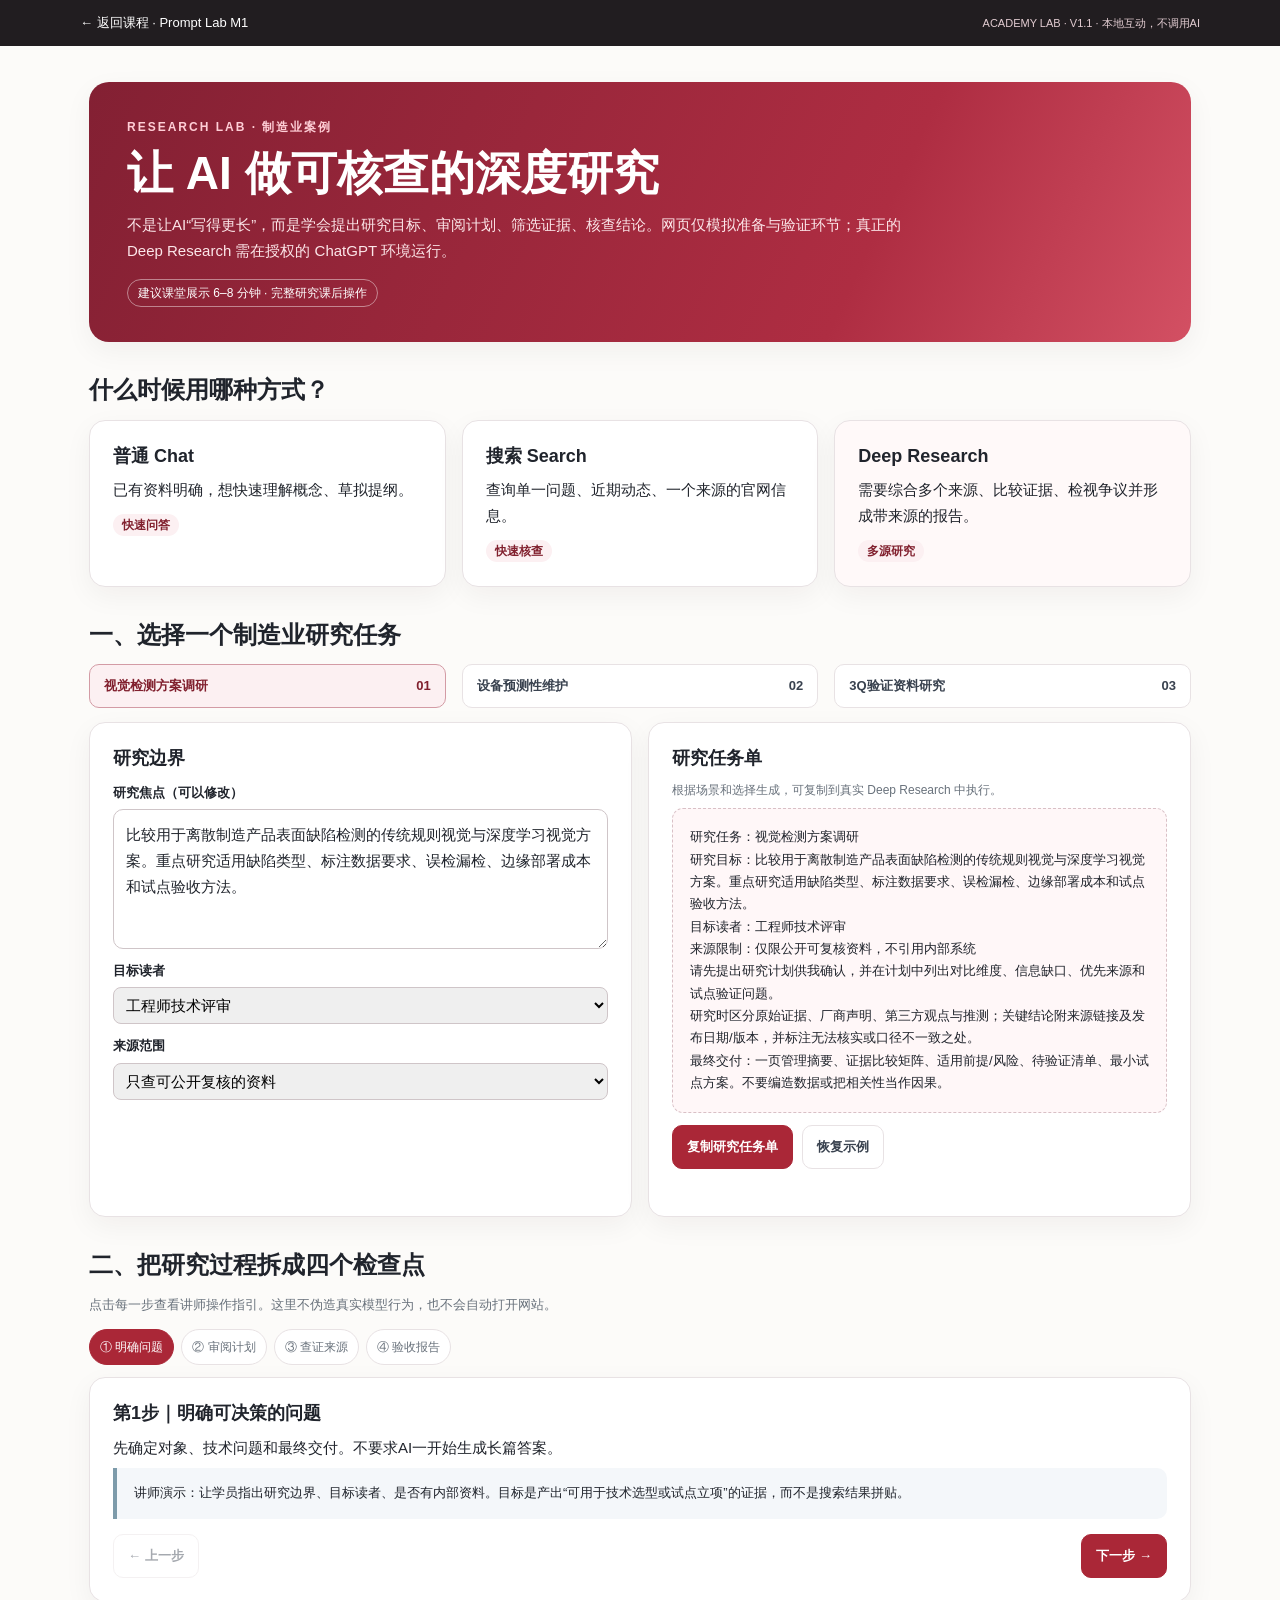
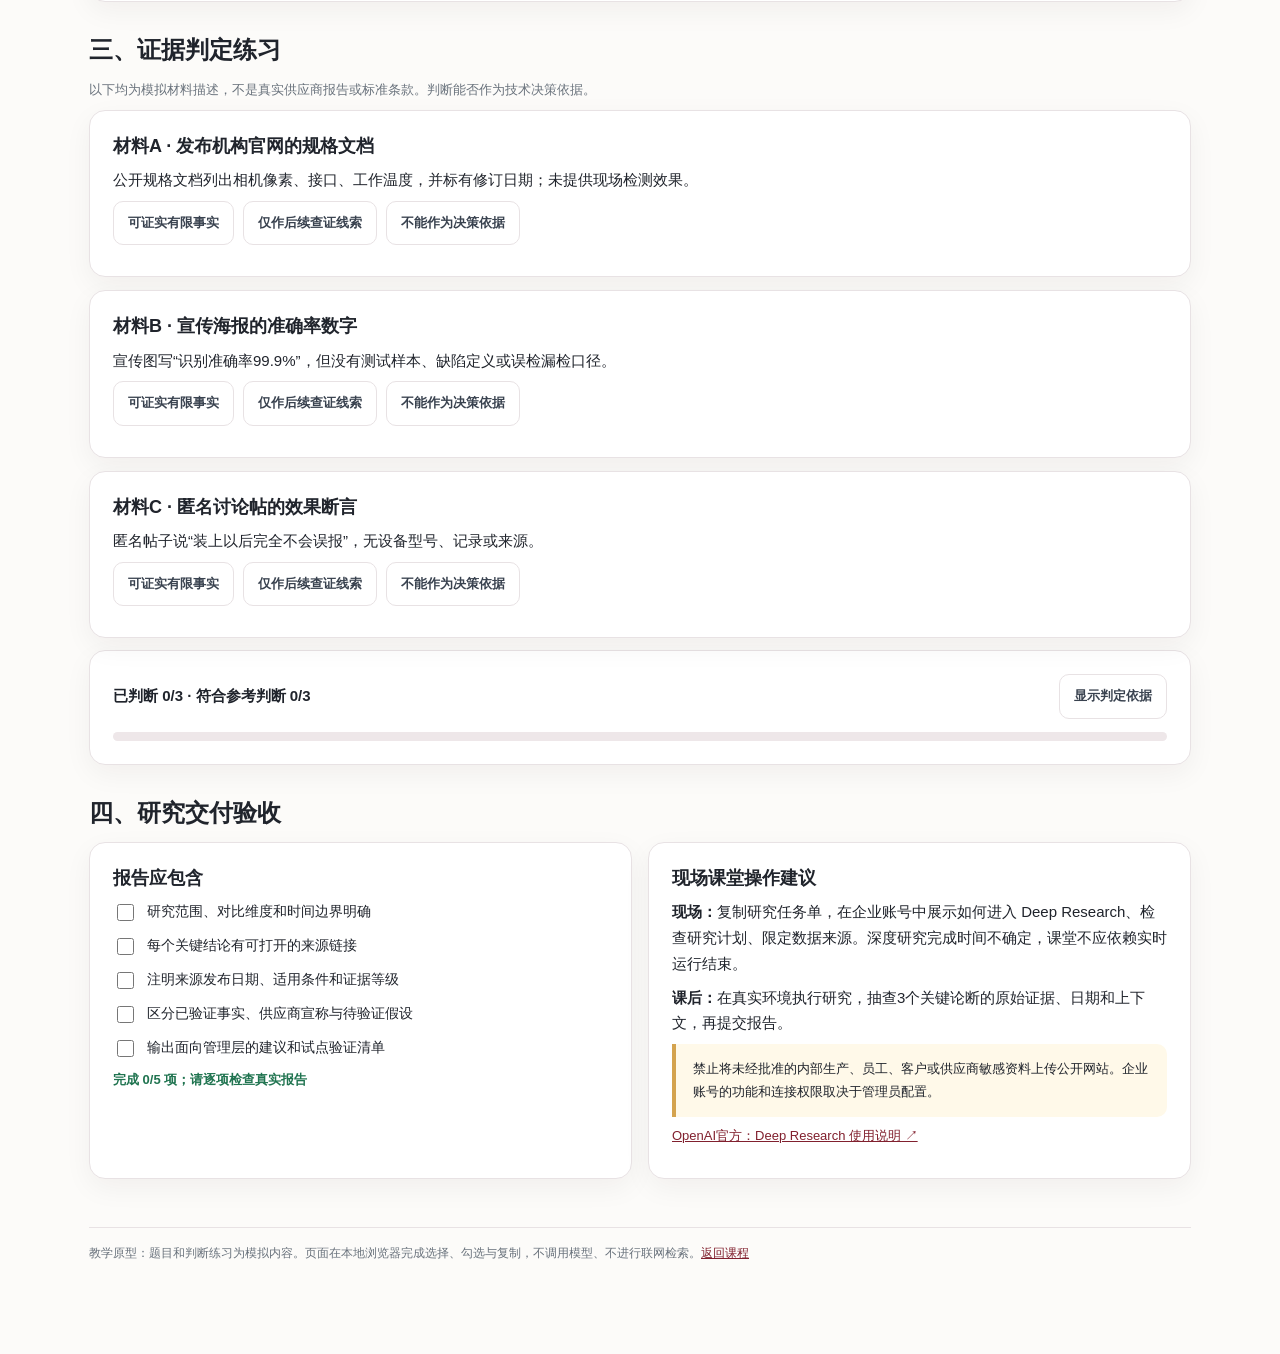
<file: labs/research.html>
<!doctype html>
<html lang="zh-CN">
<head>
<meta charset="utf-8">
<meta name="viewport" content="width=device-width,initial-scale=1">
<meta name="description" content="Deep Research 制造业实战教学实验室：任务单、研究计划、证据判定与验收。">
<title>Deep Research 实战实验室 | 企业AI学院</title>
<link rel="stylesheet" href="lab.css">
<script src="research.js" defer></script>
</head>
<body>
<header class="top"><a href="../index.html#prompt-m1-info">← 返回课程 · Prompt Lab M1</a><span class="version">ACADEMY LAB · V1.1 · 本地互动，不调用AI</span></header>
<main class="wrap">
<section class="hero"><div class="eyebrow">RESEARCH LAB · 制造业案例</div><h1>让 AI 做可核查的深度研究</h1><p>不是让AI“写得更长”，而是学会提出研究目标、审阅计划、筛选证据、核查结论。网页仅模拟准备与验证环节；真正的 Deep Research 需在授权的 ChatGPT 环境运行。</p><span class="label">建议课堂展示 6–8 分钟 · 完整研究课后操作</span></section>
<section aria-label="工具选择">
<h2>什么时候用哪种方式？</h2>
<div class="grid three">
<div class="card"><h3>普通 Chat</h3><p>已有资料明确，想快速理解概念、草拟提纲。</p><span class="pill">快速问答</span></div>
<div class="card"><h3>搜索 Search</h3><p>查询单一问题、近期动态、一个来源的官网信息。</p><span class="pill">快速核查</span></div>
<div class="card tint"><h3>Deep Research</h3><p>需要综合多个来源、比较证据、检视争议并形成带来源的报告。</p><span class="pill">多源研究</span></div>
</div>
</section>
<section>
<h2>一、选择一个制造业研究任务</h2>
<div class="grid three" id="scenarioChoices" aria-label="场景选项">
<button class="btn choice" type="button" data-case="vision" aria-pressed="true">视觉检测方案调研 <span>01</span></button>
<button class="btn choice" type="button" data-case="maintenance" aria-pressed="false">设备预测性维护 <span>02</span></button>
<button class="btn choice" type="button" data-case="validation" aria-pressed="false">3Q验证资料研究 <span>03</span></button>
</div>
<div class="grid" style="margin-top:14px">
<div class="card"><h3>研究边界</h3>
<div class="formrow"><label for="focus">研究焦点（可以修改）</label><textarea id="focus" rows="4"></textarea></div>
<div class="formrow"><label for="audience">目标读者</label><select id="audience"><option value="engineering">工程师技术评审</option><option value="manager">部门经理决策</option><option value="pilot">项目试点组</option></select></div>
<div class="formrow"><label for="sourcePolicy">来源范围</label><select id="sourcePolicy"><option value="public">只查可公开复核的资料</option><option value="upload">公开资料 + 已经授权上传的文件</option></select></div>
</div>
<div class="card"><h3>研究任务单</h3><p class="micro">根据场景和选择生成，可复制到真实 Deep Research 中执行。</p><div id="researchPrompt" class="output" aria-live="polite"></div><div class="row" style="margin-top:12px"><button id="copyResearch" class="btn primary" type="button">复制研究任务单</button><button id="resetResearch" class="btn" type="button">恢复示例</button></div><div class="status" id="copyStatus" aria-live="polite"></div></div>
</div>
</section>
<section>
<h2>二、把研究过程拆成四个检查点</h2>
<p class="muted small">点击每一步查看讲师操作指引。这里不伪造真实模型行为，也不会自动打开网站。</p>
<div class="steps" id="researchSteps">
<button class="step active" data-step="0" type="button">① 明确问题</button>
<button class="step" data-step="1" type="button">② 审阅计划</button>
<button class="step" data-step="2" type="button">③ 查证来源</button>
<button class="step" data-step="3" type="button">④ 验收报告</button>
</div>
<div class="card" aria-live="polite"><h3 id="stepTitle">明确问题</h3><div id="stepBody"></div><div class="row between" style="margin-top:15px"><button id="prevStep" class="btn" type="button">← 上一步</button><button id="nextStep" class="btn primary" type="button">下一步 →</button></div></div>
</section>
<section>
<h2>三、证据判定练习</h2>
<p class="muted small">以下均为模拟材料描述，不是真实供应商报告或标准条款。判断能否作为技术决策依据。</p>
<div id="evidenceExercises" class="stack"></div>
<div class="card" style="margin-top:12px"><div class="row between"><strong id="evidenceScore">已判断 0/3</strong><button id="showRationale" class="btn" type="button">显示判定依据</button></div><div class="meter" style="margin-top:13px"><div id="evidenceMeter" style="width:0%"></div></div><div id="rationale" class="info hide" style="margin-top:15px" aria-live="polite"></div></div>
</section>
<section>
<h2>四、研究交付验收</h2>
<div class="grid"><div class="card"><h3>报告应包含</h3><div id="acceptanceItems">
<label class="check"><input type="checkbox" data-accept="0">研究范围、对比维度和时间边界明确</label>
<label class="check"><input type="checkbox" data-accept="1">每个关键结论有可打开的来源链接</label>
<label class="check"><input type="checkbox" data-accept="2">注明来源发布日期、适用条件和证据等级</label>
<label class="check"><input type="checkbox" data-accept="3">区分已验证事实、供应商宣称与待验证假设</label>
<label class="check"><input type="checkbox" data-accept="4">输出面向管理层的建议和试点验证清单</label>
</div><p id="acceptanceProgress" class="status" aria-live="polite">完成 0/5 项</p></div>
<div class="card"><h3>现场课堂操作建议</h3><p><b>现场：</b>复制研究任务单，在企业账号中展示如何进入 Deep Research、检查研究计划、限定数据来源。深度研究完成时间不确定，课堂不应依赖实时运行结束。</p><p><b>课后：</b>在真实环境执行研究，抽查3个关键论断的原始证据、日期和上下文，再提交报告。</p><div class="info warn">禁止将未经批准的内部生产、员工、客户或供应商敏感资料上传公开网站。企业账号的功能和连接权限取决于管理员配置。</div><p class="small"><a class="out" href="https://help.openai.com/en/articles/10500283-deep-research-in-chatgpt" target="_blank" rel="noopener">OpenAI官方：Deep Research 使用说明 ↗</a></p></div>
</div>
</section>
<footer class="footer">教学原型：题目和判断练习为模拟内容。页面在本地浏览器完成选择、勾选与复制，不调用模型、不进行联网检索。<a href="../index.html#prompt-m1-info">返回课程</a></footer>
</main>
</body>
</html>
</file>
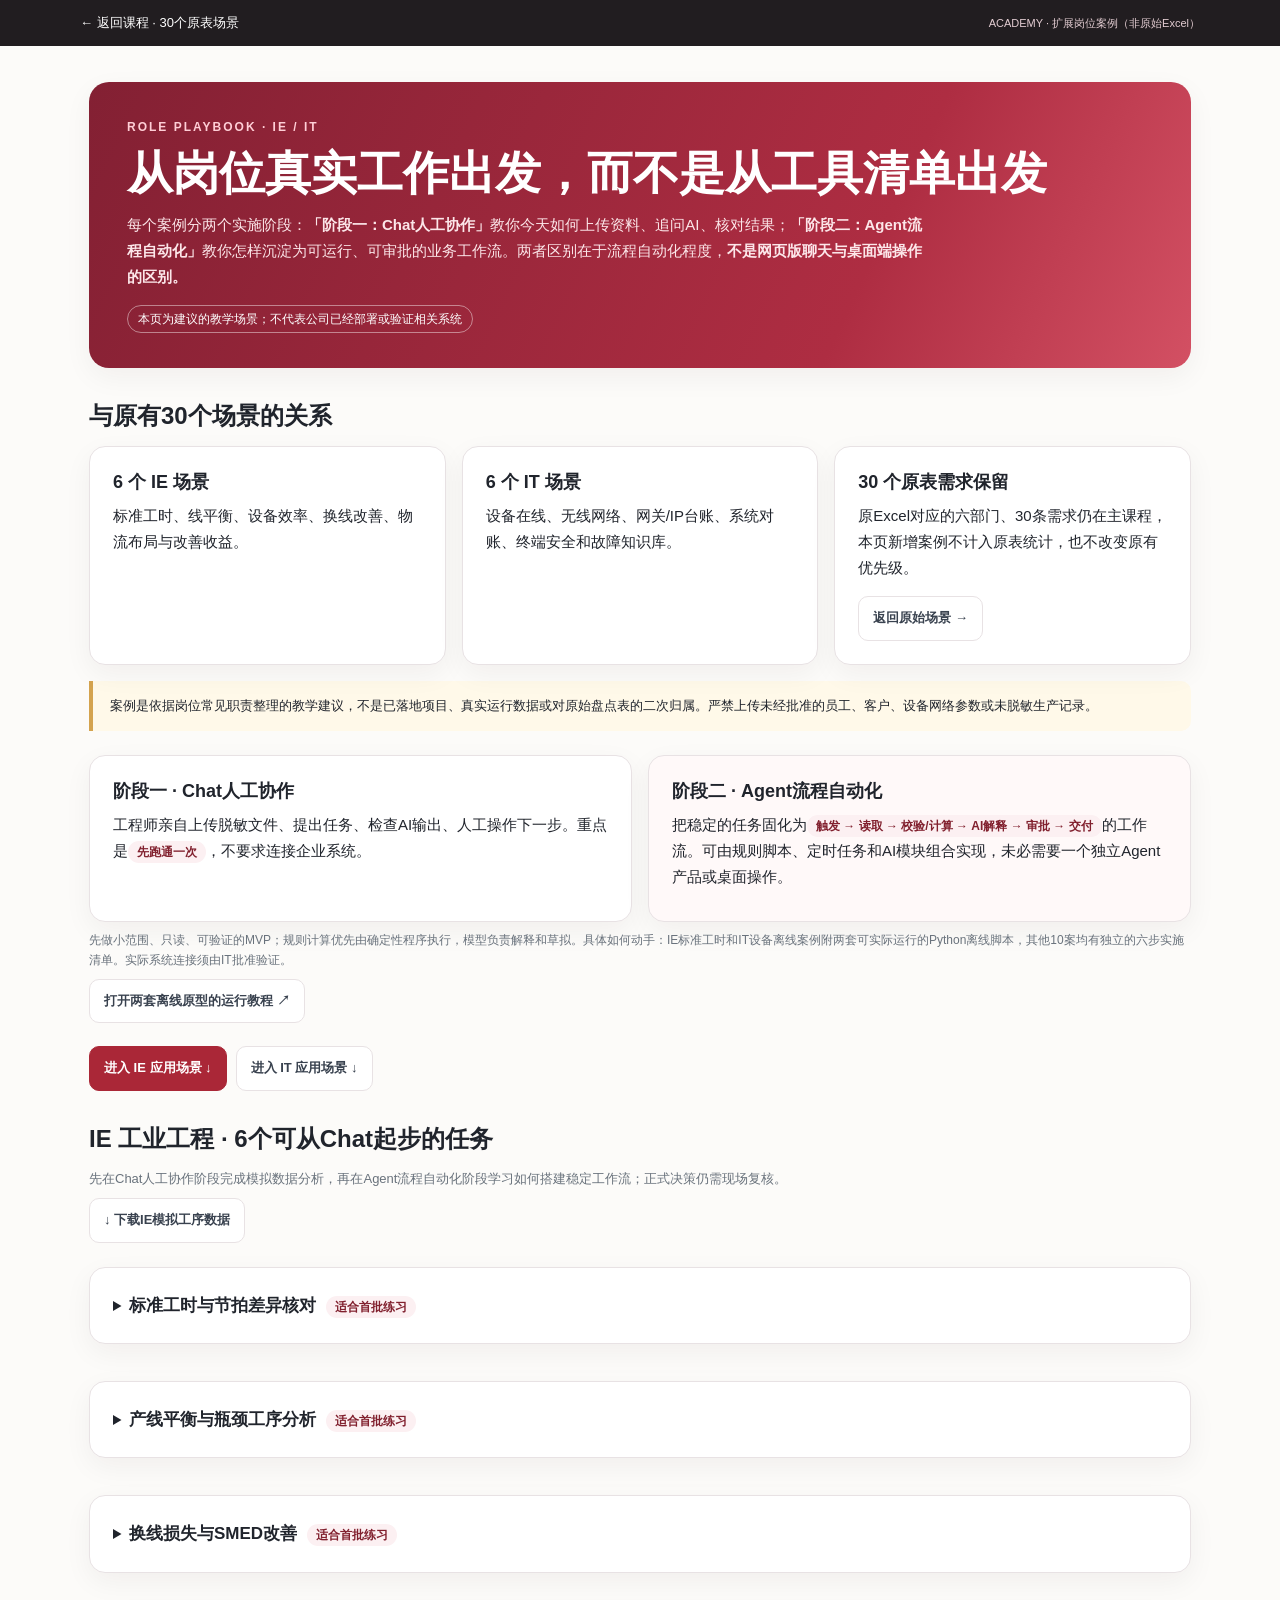
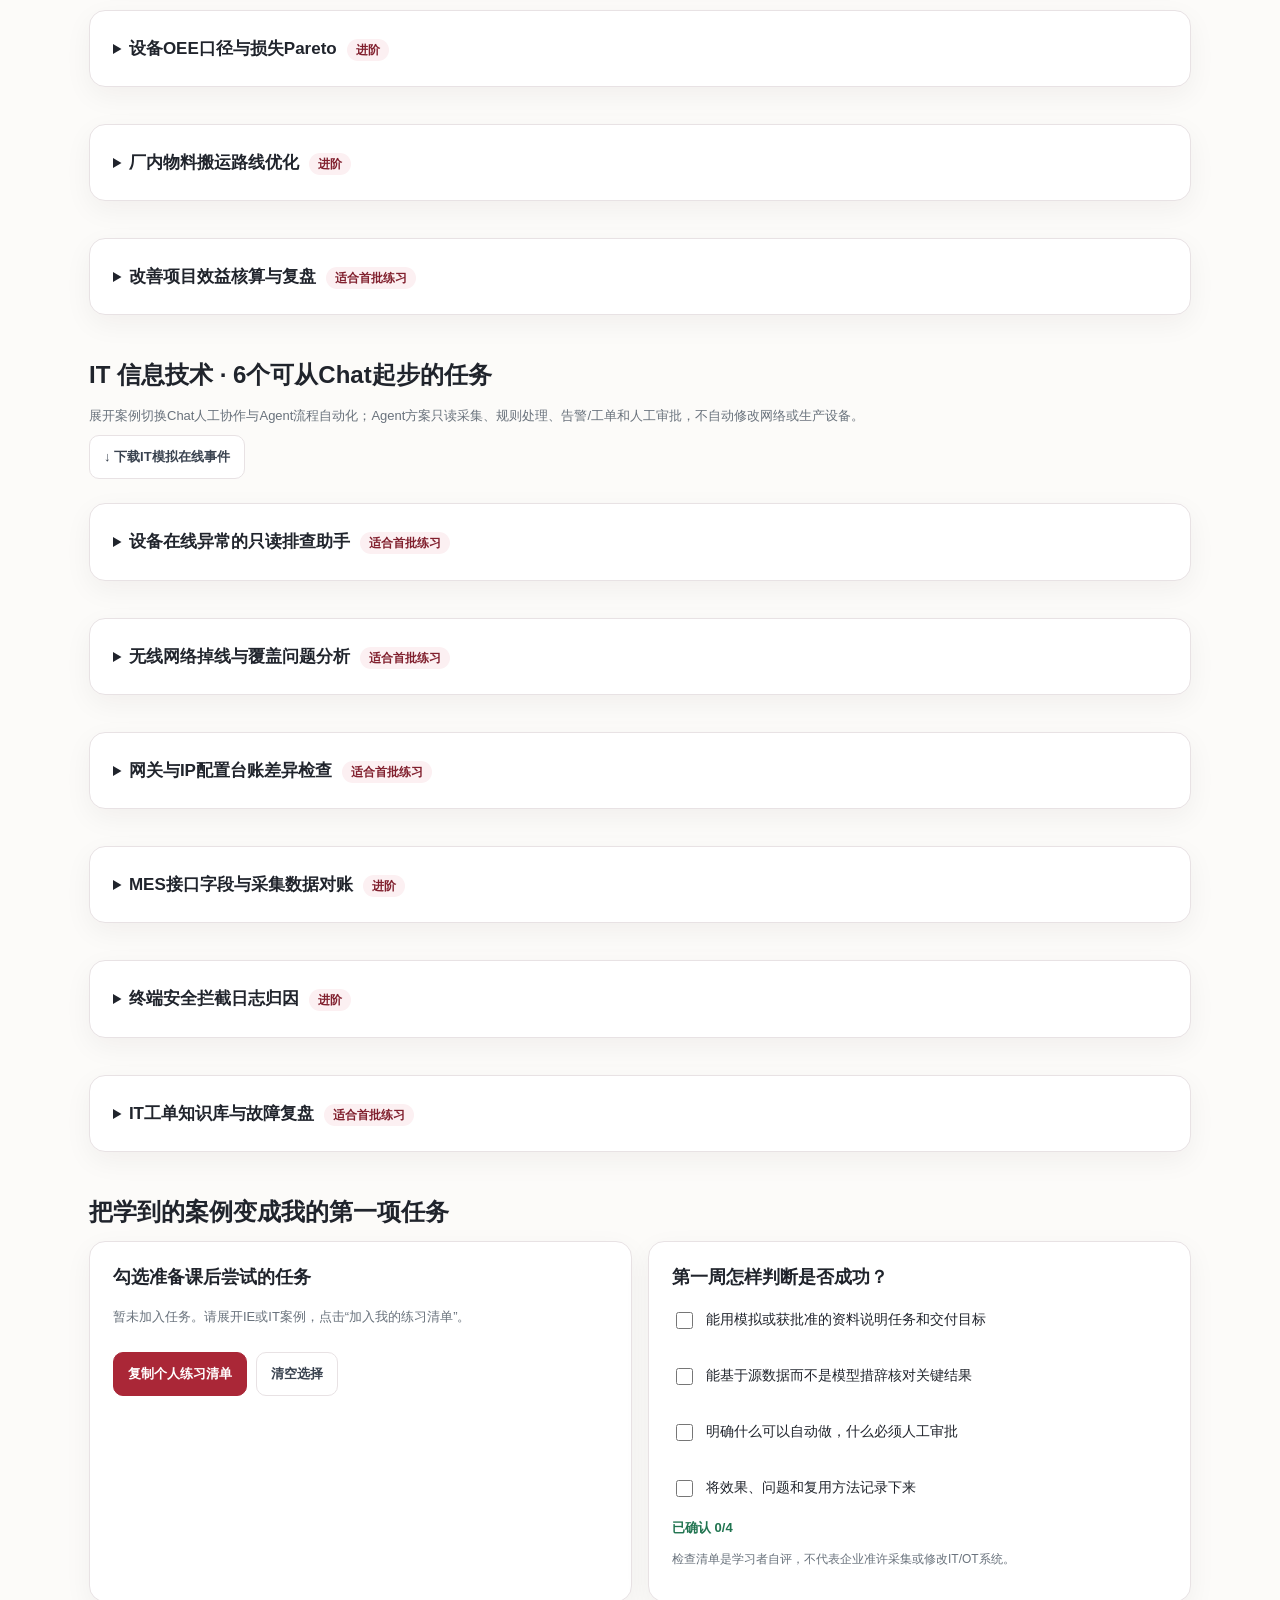
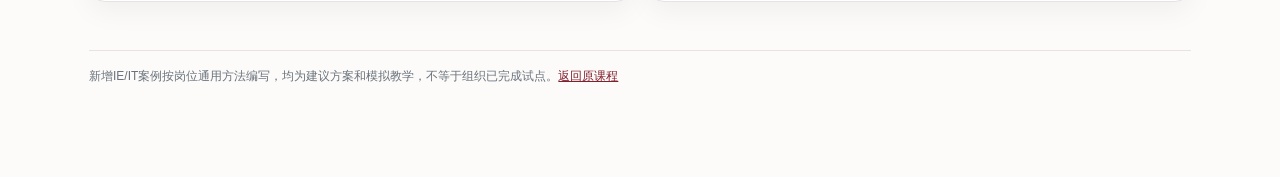
<file: labs/roles.html>
<!doctype html>
<html lang="zh-CN">
<head><meta charset="utf-8"><meta name="viewport" content="width=device-width,initial-scale=1"><meta name="description" content="制造业IE和IT岗位AI应用学习指南：从Chat可完成任务到Agent试点路径。"><title>IE / IT岗位AI应用案例｜企业AI学院</title><link rel="stylesheet" href="lab.css"><script src="roles-blueprints.js" defer></script><script src="roles.js" defer></script></head>
<body>
<header class="top"><a href="../index.html#cases">← 返回课程 · 30个原表场景</a><span class="version">ACADEMY · 扩展岗位案例（非原始Excel）</span></header>
<main class="wrap">
<section class="hero"><div class="eyebrow">ROLE PLAYBOOK · IE / IT</div><h1>从岗位真实工作出发，而不是从工具清单出发</h1><p>每个案例分两个实施阶段：<b>「阶段一：Chat人工协作」</b>教你今天如何上传资料、追问AI、核对结果；<b>「阶段二：Agent流程自动化」</b>教你怎样沉淀为可运行、可审批的业务工作流。两者区别在于流程自动化程度，<strong>不是网页版聊天与桌面端操作的区别。</strong></p><span class="label">本页为建议的教学场景；不代表公司已经部署或验证相关系统</span></section>
<section>
<h2>与原有30个场景的关系</h2>
<div class="grid three">
<div class="card"><h3><span id="countIE">6</span> 个 IE 场景</h3><p>标准工时、线平衡、设备效率、换线改善、物流布局与改善收益。</p></div>
<div class="card"><h3><span id="countIT">6</span> 个 IT 场景</h3><p>设备在线、无线网络、网关/IP台账、系统对账、终端安全和故障知识库。</p></div>
<div class="card"><h3>30 个原表需求保留</h3><p>原Excel对应的六部门、30条需求仍在主课程，本页新增案例不计入原表统计，也不改变原有优先级。</p><a href="../index.html#cases" class="btn" style="margin-top:8px">返回原始场景 →</a></div>
</div>
<div class="info warn" style="margin-top:16px">案例是依据岗位常见职责整理的教学建议，不是已落地项目、真实运行数据或对原始盘点表的二次归属。严禁上传未经批准的员工、客户、设备网络参数或未脱敏生产记录。</div>
</section>
<section aria-label="学习路径说明" style="margin-top:24px">
<div class="grid">
<div class="card"><h3>阶段一 · Chat人工协作</h3><p>工程师亲自上传脱敏文件、提出任务、检查AI输出、人工操作下一步。重点是<span class="pill">先跑通一次</span>，不要求连接企业系统。</p></div>
<div class="card tint"><h3>阶段二 · Agent流程自动化</h3><p>把稳定的任务固化为<span class="pill">触发 → 读取 → 校验/计算 → AI解释 → 审批 → 交付</span>的工作流。可由规则脚本、定时任务和AI模块组合实现，未必需要一个独立Agent产品或桌面操作。</p></div>
</div>
<p class="micro">先做小范围、只读、可验证的MVP；规则计算优先由确定性程序执行，模型负责解释和草拟。具体如何动手：IE标准工时和IT设备离线案例附两套可实际运行的Python离线脚本，其他10案均有独立的六步实施清单。实际系统连接须由IT批准验证。</p><div class="row"><a class="btn" href="../examples/role-agent-mvp/README.md" target="_blank" rel="noopener">打开两套离线原型的运行教程 ↗</a></div>
</section>
<nav class="row" style="margin-top:23px" aria-label="岗位章节跳转"><a class="btn primary" href="#role-IE">进入 IE 应用场景 ↓</a><a class="btn" href="#role-IT">进入 IT 应用场景 ↓</a></nav>
<section id="role-IE" style="scroll-margin-top:24px">
<h2>IE 工业工程 · 6个可从Chat起步的任务</h2>
<p class="muted small">先在Chat人工协作阶段完成模拟数据分析，再在Agent流程自动化阶段学习如何搭建稳定工作流；正式决策仍需现场复核。</p>
<div class="row" style="margin-bottom:12px"><a class="btn" href="../samples/IE_线平衡_模拟.csv" download>↓ 下载IE模拟工序数据</a></div>
<div id="ieCases" class="stack"></div>
</section>
<section id="role-IT" style="scroll-margin-top:24px">
<h2>IT 信息技术 · 6个可从Chat起步的任务</h2>
<p class="muted small">展开案例切换Chat人工协作与Agent流程自动化；Agent方案只读采集、规则处理、告警/工单和人工审批，不自动修改网络或生产设备。</p>
<div class="row" style="margin-bottom:12px"><a class="btn" href="../samples/IT_设备在线事件_模拟.csv" download>↓ 下载IT模拟在线事件</a></div>
<div id="itCases" class="stack"></div>
</section>
<section>
<h2>把学到的案例变成我的第一项任务</h2>
<div class="grid">
<div class="card"><h3>勾选准备课后尝试的任务</h3>
<div id="selectedCases" class="stack"><p class="muted">展开上方案例，点击“加入我的练习清单”。</p></div>
<div class="row" style="margin-top:15px"><button id="copyPlan" class="btn primary" type="button">复制个人练习清单</button><button id="clearPlan" class="btn" type="button">清空选择</button></div>
<p id="copyStatus" class="status" aria-live="polite"></p></div>
<div class="card"><h3>第一周怎样判断是否成功？</h3>
<div class="stack">
<label class="check"><input type="checkbox" data-check>能用模拟或获批准的资料说明任务和交付目标</label>
<label class="check"><input type="checkbox" data-check>能基于源数据而不是模型措辞核对关键结果</label>
<label class="check"><input type="checkbox" data-check>明确什么可以自动做，什么必须人工审批</label>
<label class="check"><input type="checkbox" data-check>将效果、问题和复用方法记录下来</label>
</div><p id="checkStatus" class="status" aria-live="polite">已确认 0/4</p>
<p class="micro">检查清单是学习者自评，不代表企业准许采集或修改IT/OT系统。</p></div>
</div>
</section>
<footer class="footer">新增IE/IT案例按岗位通用方法编写，均为建议方案和模拟教学，不等于组织已完成试点。<a href="../index.html#cases">返回原课程</a></footer>
</main></body></html>
</file>
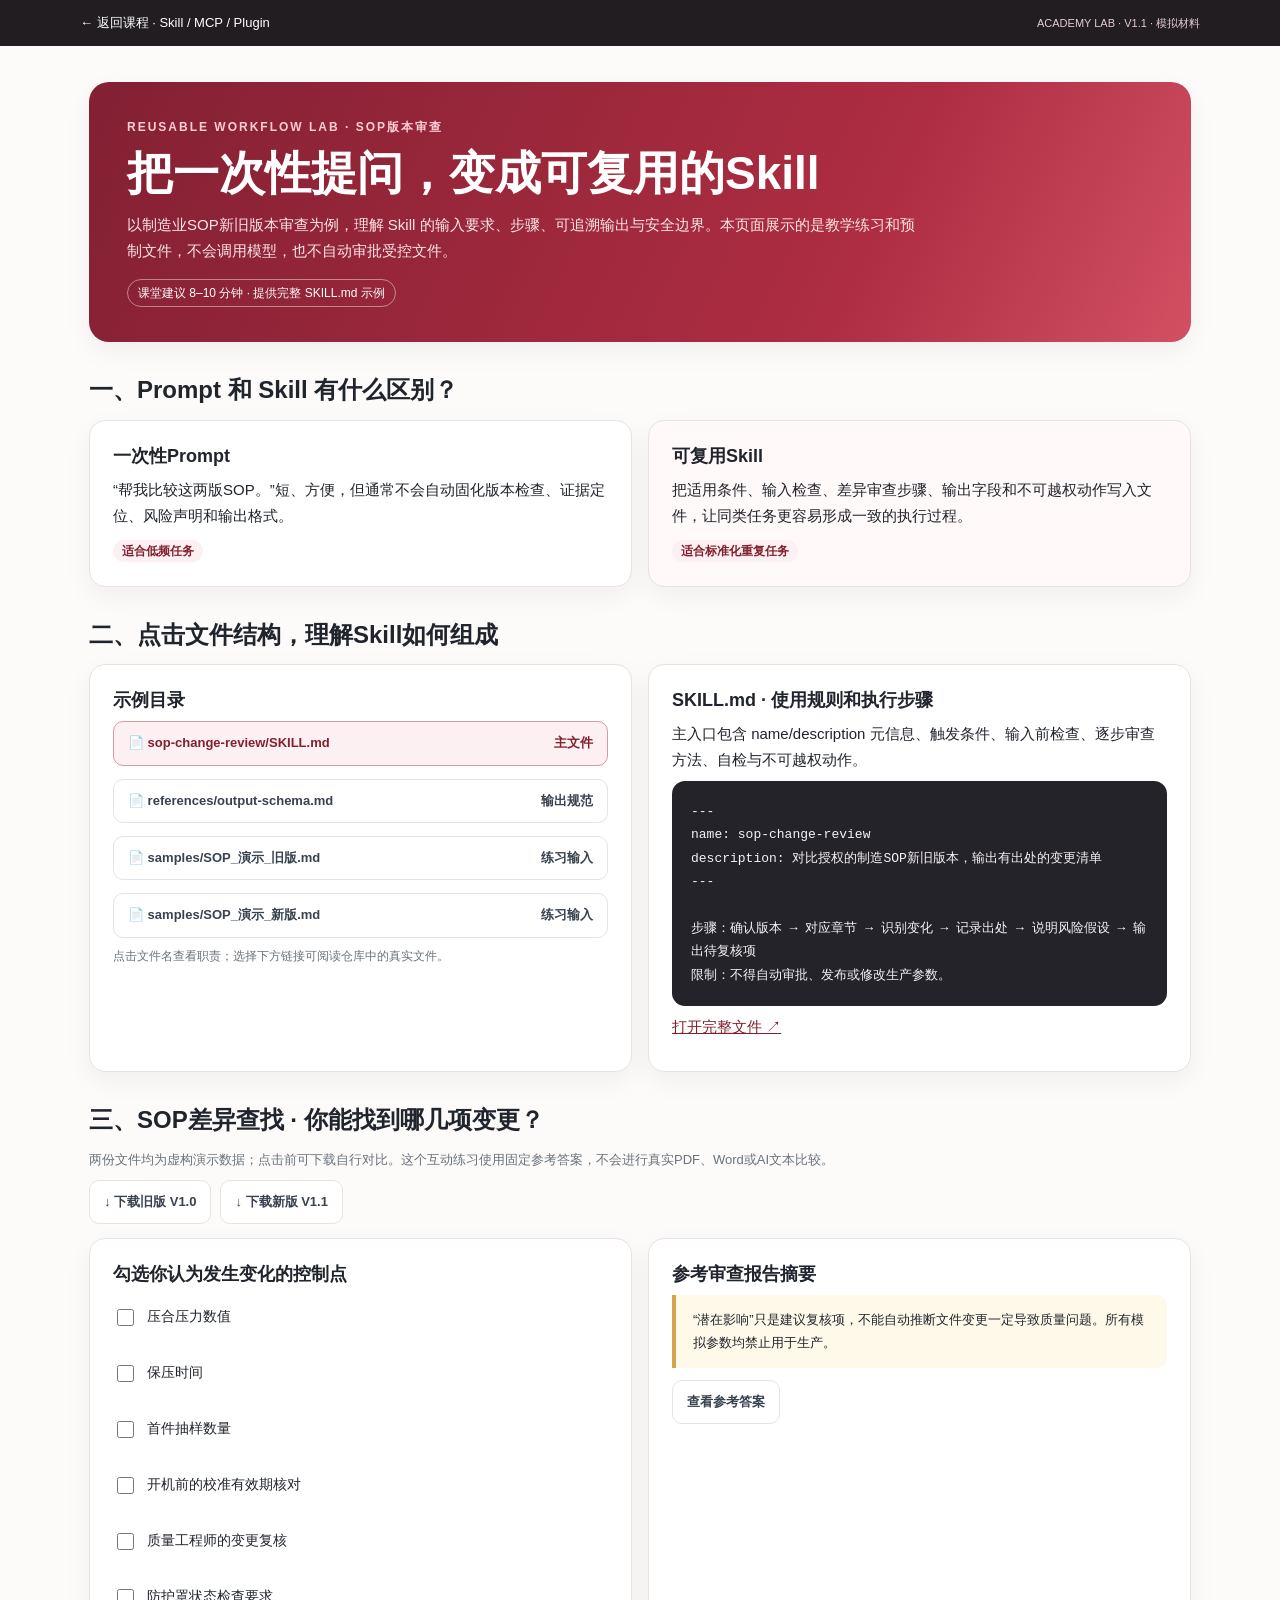
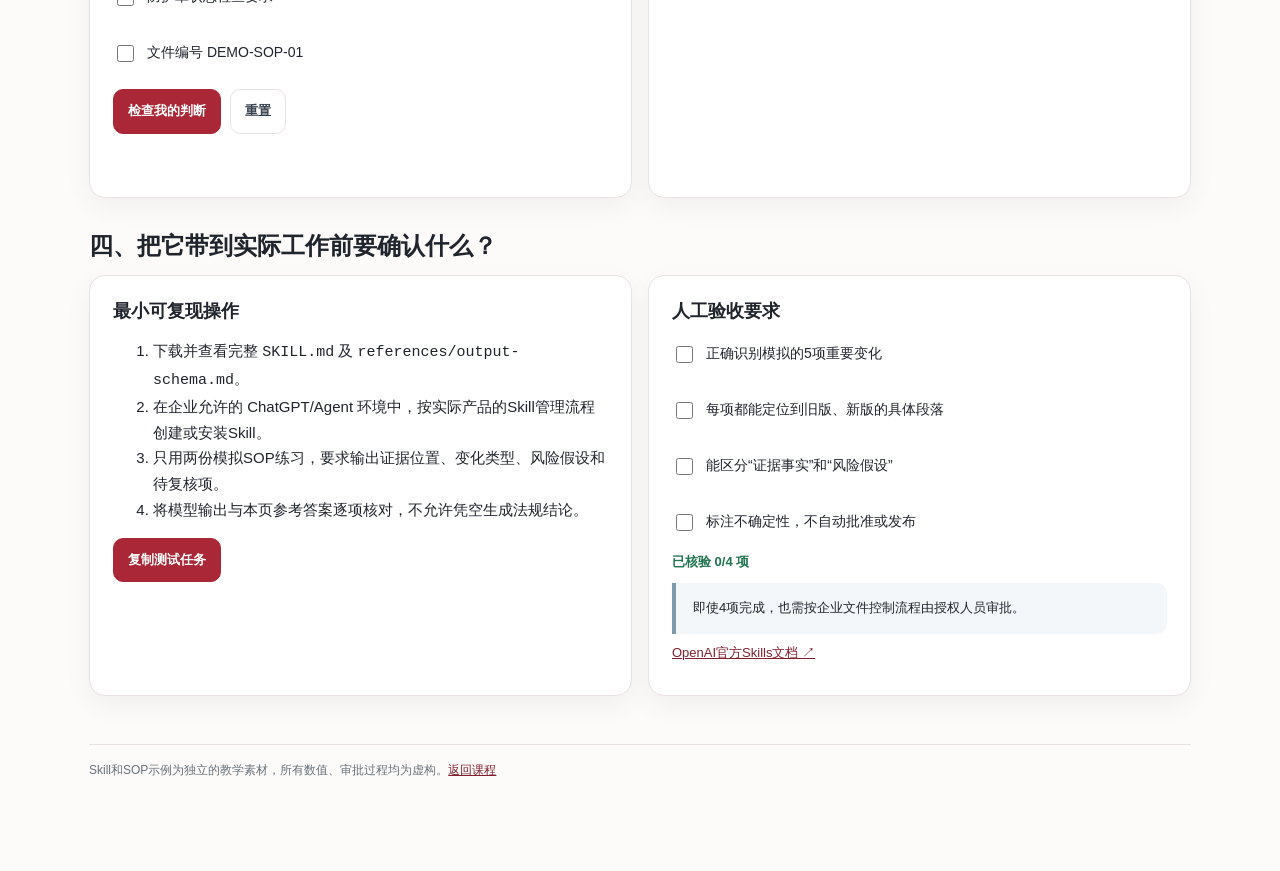
<file: labs/skill.html>
<!doctype html>
<html lang="zh-CN">
<head><meta charset="utf-8"><meta name="viewport" content="width=device-width,initial-scale=1"><meta name="description" content="Skill制造业培训：从一次性Prompt到可复用SOP差异审查方法。"><title>Skill 实操实验室 | 企业AI学院</title><link rel="stylesheet" href="lab.css"><script src="skill.js" defer></script></head>
<body><header class="top"><a href="../index.html#tools">← 返回课程 · Skill / MCP / Plugin</a><span class="version">ACADEMY LAB · V1.1 · 模拟材料</span></header>
<main class="wrap">
<section class="hero"><div class="eyebrow">REUSABLE WORKFLOW LAB · SOP版本审查</div><h1>把一次性提问，变成可复用的Skill</h1><p>以制造业SOP新旧版本审查为例，理解 Skill 的输入要求、步骤、可追溯输出与安全边界。本页面展示的是教学练习和预制文件，不会调用模型，也不自动审批受控文件。</p><span class="label">课堂建议 8–10 分钟 · 提供完整 SKILL.md 示例</span></section>
<section>
<h2>一、Prompt 和 Skill 有什么区别？</h2>
<div class="grid"><div class="card"><h3>一次性Prompt</h3><p>“帮我比较这两版SOP。”短、方便，但通常不会自动固化版本检查、证据定位、风险声明和输出格式。</p><span class="pill">适合低频任务</span></div><div class="card tint"><h3>可复用Skill</h3><p>把适用条件、输入检查、差异审查步骤、输出字段和不可越权动作写入文件，让同类任务更容易形成一致的执行过程。</p><span class="pill">适合标准化重复任务</span></div></div>
</section>
<section>
<h2>二、点击文件结构，理解Skill如何组成</h2>
<div class="grid">
<div class="card"><h3>示例目录</h3><div class="stack" id="skillTree">
<button class="btn choice" data-file="main" aria-pressed="true" type="button">📄 sop-change-review/SKILL.md <span>主文件</span></button>
<button class="btn choice" data-file="schema" aria-pressed="false" type="button">📄 references/output-schema.md <span>输出规范</span></button>
<button class="btn choice" data-file="old" aria-pressed="false" type="button">📄 samples/SOP_演示_旧版.md <span>练习输入</span></button>
<button class="btn choice" data-file="new" aria-pressed="false" type="button">📄 samples/SOP_演示_新版.md <span>练习输入</span></button>
</div><p class="micro">点击文件名查看职责；选择下方链接可阅读仓库中的真实文件。</p></div>
<div class="card"><h3 id="fileTitle"></h3><p id="fileExplain"></p><div id="fileExcerpt" class="code"></div><p><a id="fileLink" href="#" target="_blank" rel="noopener">打开完整文件 ↗</a></p></div>
</div>
</section>
<section>
<h2>三、SOP差异查找 · 你能找到哪几项变更？</h2>
<p class="small muted">两份文件均为虚构演示数据；点击前可下载自行对比。这个互动练习使用固定参考答案，不会进行真实PDF、Word或AI文本比较。</p>
<div class="row"><a class="btn" href="../samples/SOP_演示_旧版.md" download>↓ 下载旧版 V1.0</a><a class="btn" href="../samples/SOP_演示_新版.md" download>↓ 下载新版 V1.1</a></div>
<div class="grid" style="margin-top:14px"><div class="card">
<h3>勾选你认为发生变化的控制点</h3><div id="differenceQuiz" class="stack" role="group" aria-label="SOP变更检测练习"></div>
<div class="row" style="margin-top:15px"><button id="checkDiff" class="btn primary">检查我的判断</button><button id="resetDiff" class="btn">重置</button></div><p class="status" id="quizScore" aria-live="polite"></p></div>
<div class="card"><h3>参考审查报告摘要</h3><div class="info warn">“潜在影响”只是建议复核项，不能自动推断文件变更一定导致质量问题。所有模拟参数均禁止用于生产。</div><button id="toggleAnswer" class="btn" type="button" style="margin:12px 0">查看参考答案</button><div id="referenceAnswer" class="hide"></div></div></div>
</section>
<section>
<h2>四、把它带到实际工作前要确认什么？</h2>
<div class="grid"><div class="card">
<h3>最小可复现操作</h3>
<ol><li>下载并查看完整 <code>SKILL.md</code> 及 <code>references/output-schema.md</code>。</li><li>在企业允许的 ChatGPT/Agent 环境中，按实际产品的Skill管理流程创建或安装Skill。</li><li>只用两份模拟SOP练习，要求输出证据位置、变化类型、风险假设和待复核项。</li><li>将模型输出与本页参考答案逐项核对，不允许凭空生成法规结论。</li></ol>
<button id="copySkillTask" class="btn primary">复制测试任务</button><p id="copyStatus" class="status" aria-live="polite"></p>
</div><div class="card">
<h3>人工验收要求</h3><div class="stack">
<label class="check"><input type="checkbox" data-skill-check>正确识别模拟的5项重要变化</label>
<label class="check"><input type="checkbox" data-skill-check>每项都能定位到旧版、新版的具体段落</label>
<label class="check"><input type="checkbox" data-skill-check>能区分“证据事实”和“风险假设”</label>
<label class="check"><input type="checkbox" data-skill-check>标注不确定性，不自动批准或发布</label>
</div><p id="skillProgress" class="status">已核验 0/4</p><div class="info">即使4项完成，也需按企业文件控制流程由授权人员审批。</div>
<p class="small"><a href="https://help.openai.com/en/articles/20001066-skills-in-chatgpt" target="_blank" rel="noopener">OpenAI官方Skills文档 ↗</a></p></div>
</div>
</section>
<footer class="footer">Skill和SOP示例为独立的教学素材，所有数值、审批过程均为虚构。<a href="../index.html#tools">返回课程</a></footer>
</main></body></html>
</file>
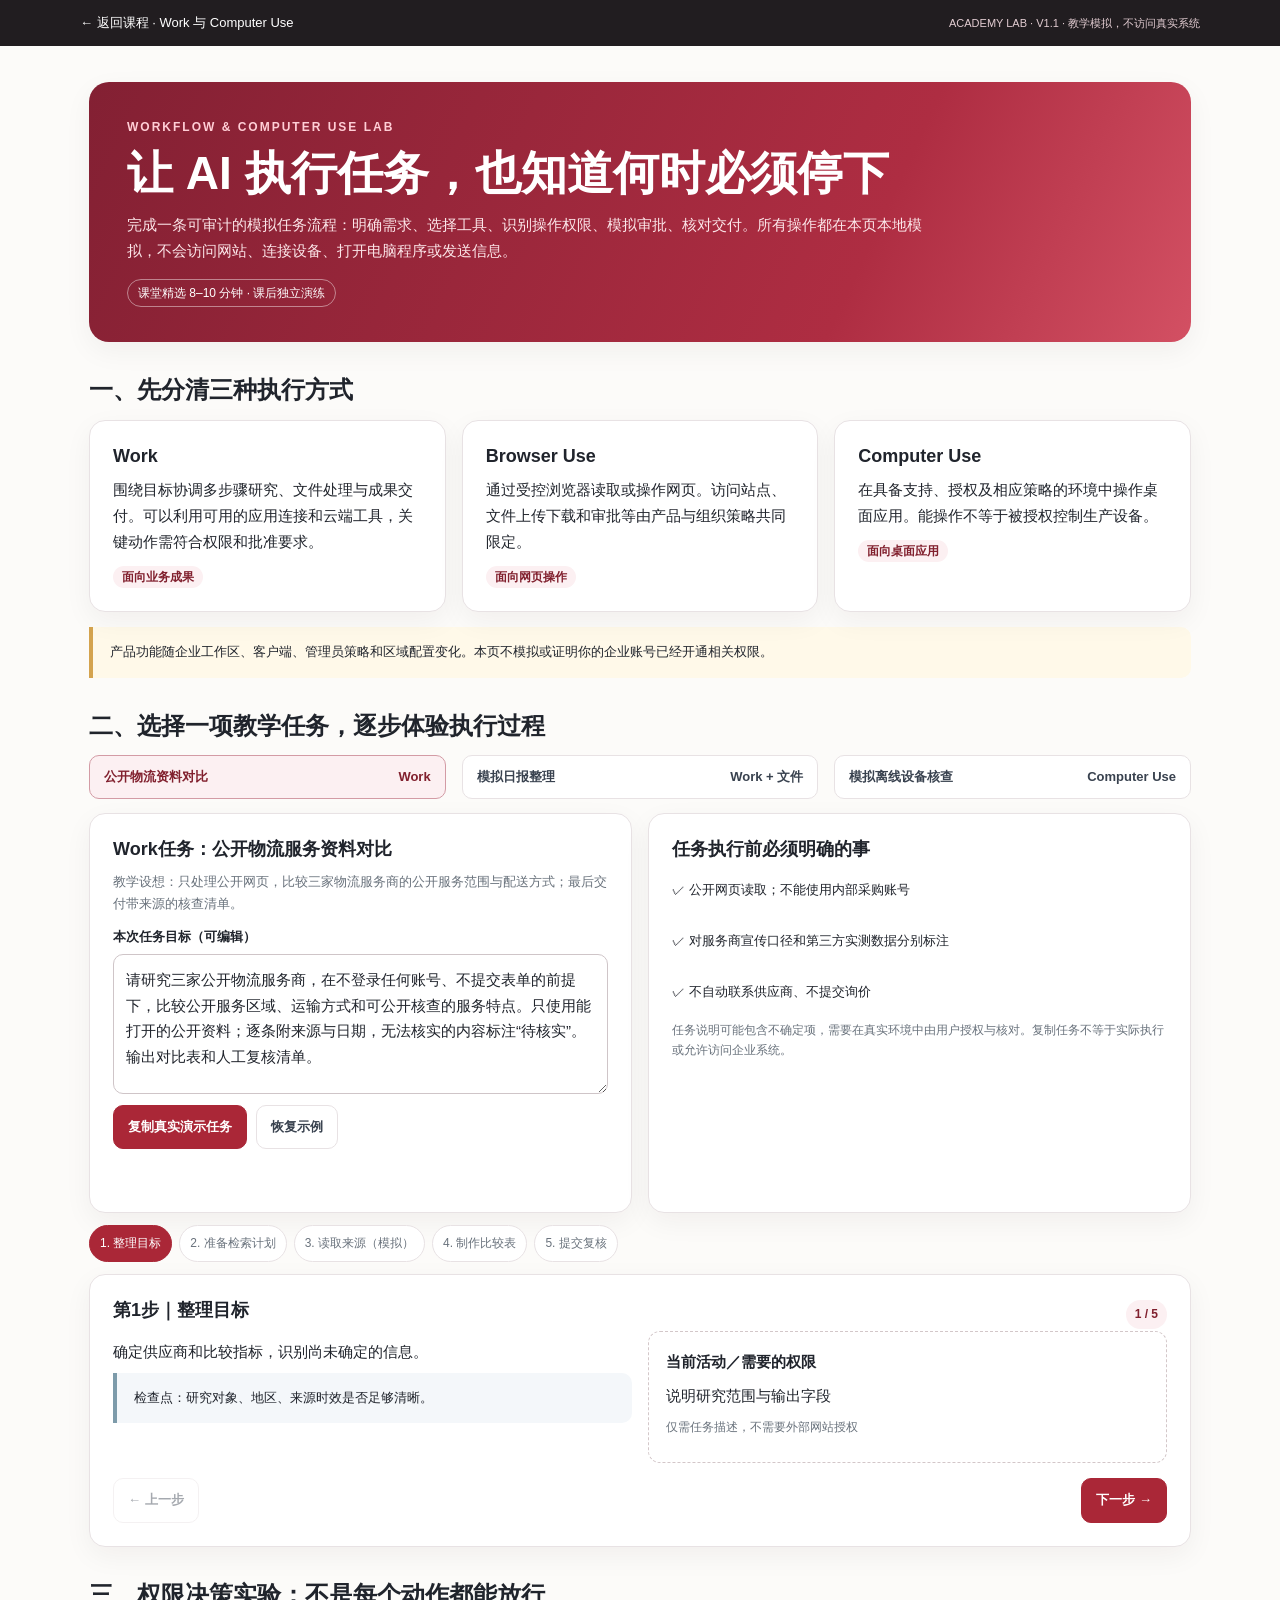
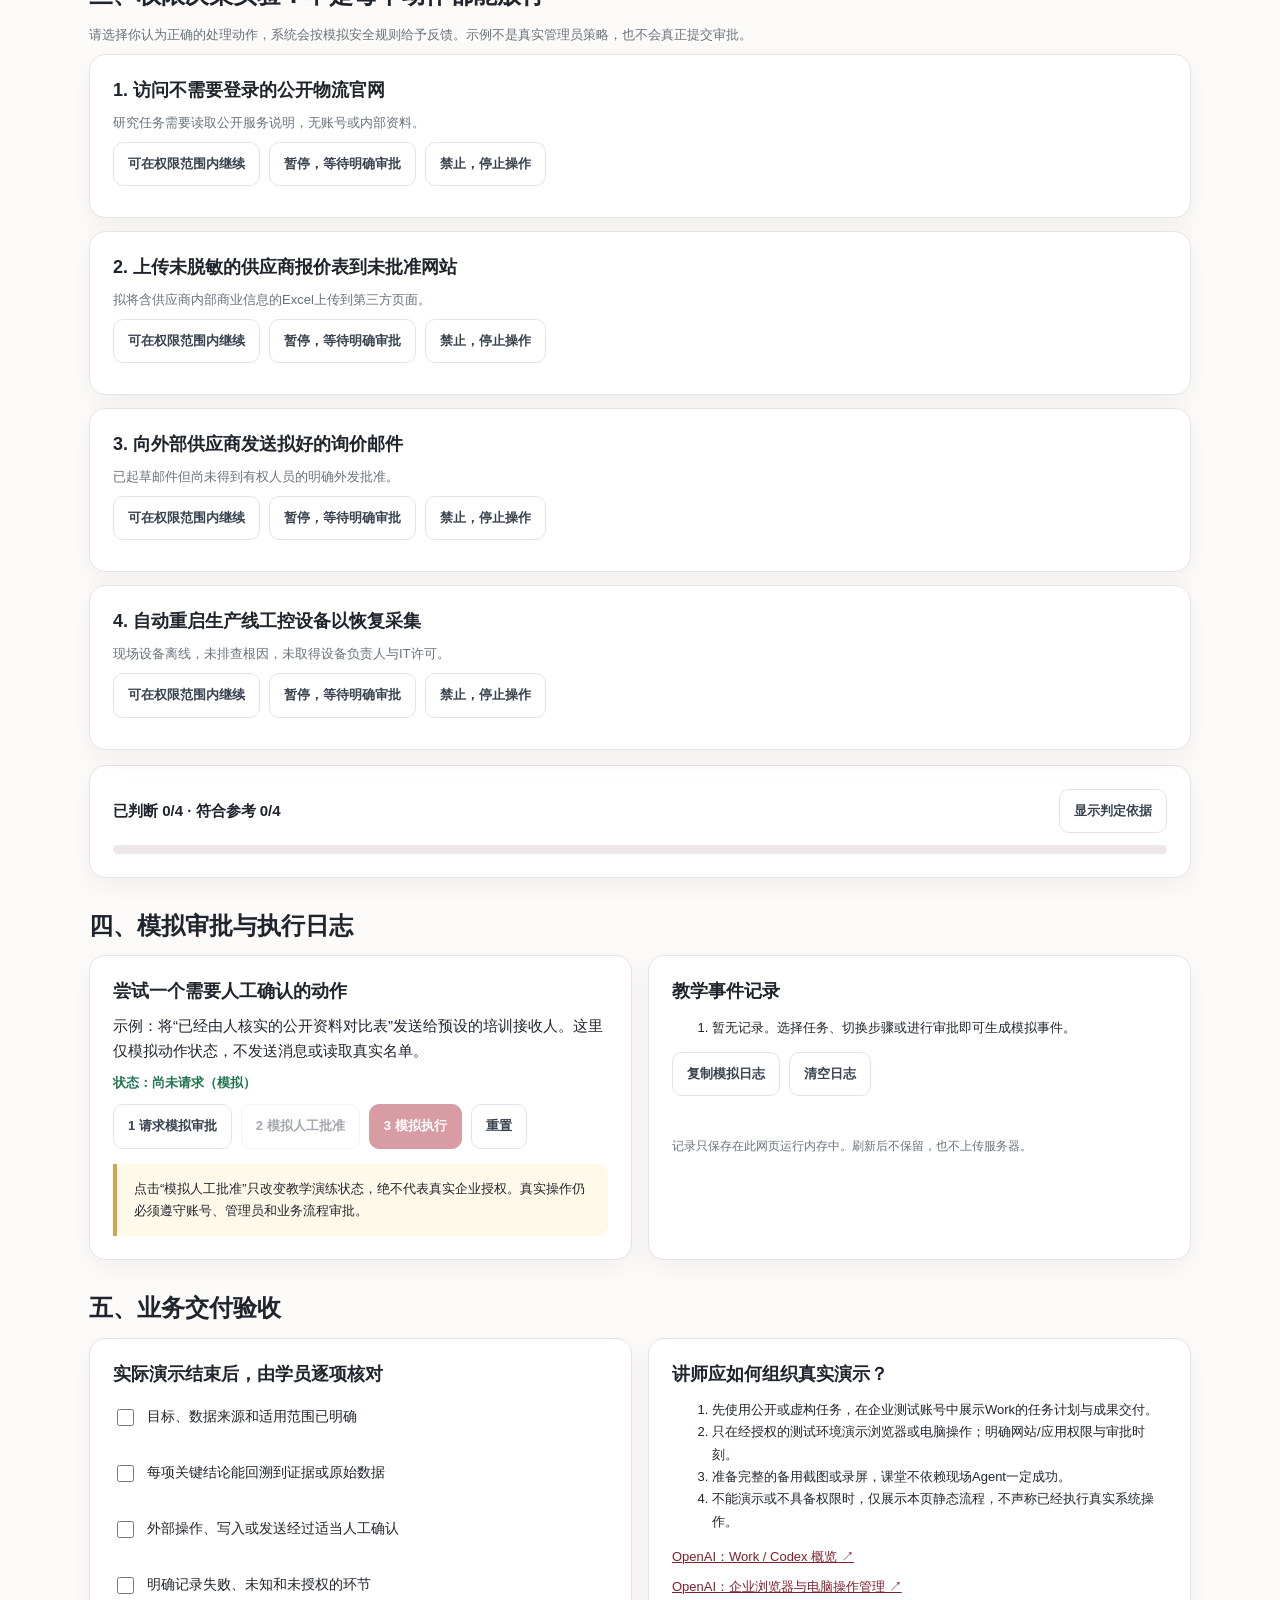
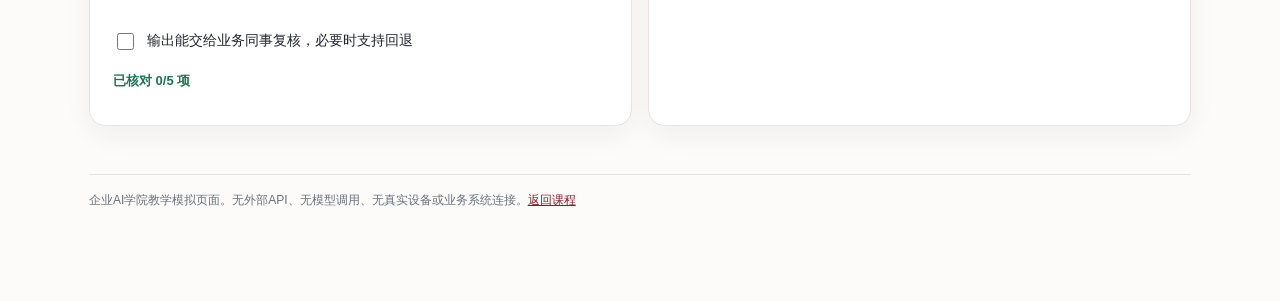
<file: labs/work.html>
<!doctype html>
<html lang="zh-CN">
<head><meta charset="utf-8"><meta name="viewport" content="width=device-width,initial-scale=1"><meta name="description" content="Work与Computer Use制造业互动教学：任务规划、权限边界、审批演练和交付验收。"><title>Work & Computer Use 实操实验室｜企业AI学院</title><link rel="stylesheet" href="lab.css"><script src="work.js" defer></script></head>
<body>
<header class="top"><a href="../index.html#work">← 返回课程 · Work 与 Computer Use</a><span class="version">ACADEMY LAB · V1.1 · 教学模拟，不访问真实系统</span></header>
<main class="wrap">
<section class="hero"><div class="eyebrow">WORKFLOW & COMPUTER USE LAB</div><h1>让 AI 执行任务，也知道何时必须停下</h1><p>完成一条可审计的模拟任务流程：明确需求、选择工具、识别操作权限、模拟审批、核对交付。所有操作都在本页本地模拟，不会访问网站、连接设备、打开电脑程序或发送信息。</p><span class="label">课堂精选 8–10 分钟 · 课后独立演练</span></section>
<section>
<h2>一、先分清三种执行方式</h2>
<div class="grid three">
<div class="card"><h3>Work</h3><p>围绕目标协调多步骤研究、文件处理与成果交付。可以利用可用的应用连接和云端工具，关键动作需符合权限和批准要求。</p><span class="pill">面向业务成果</span></div>
<div class="card"><h3>Browser Use</h3><p>通过受控浏览器读取或操作网页。访问站点、文件上传下载和审批等由产品与组织策略共同限定。</p><span class="pill">面向网页操作</span></div>
<div class="card"><h3>Computer Use</h3><p>在具备支持、授权及相应策略的环境中操作桌面应用。能操作不等于被授权控制生产设备。</p><span class="pill">面向桌面应用</span></div>
</div>
<div class="info warn" style="margin-top:15px">产品功能随企业工作区、客户端、管理员策略和区域配置变化。本页不模拟或证明你的企业账号已经开通相关权限。</div>
</section>
<section>
<h2>二、选择一项教学任务，逐步体验执行过程</h2>
<div class="grid three" id="scenarioButtons" role="group" aria-label="演练任务">
<button class="btn choice" data-scenario="logistics" type="button" aria-pressed="true">公开物流资料对比 <span>Work</span></button>
<button class="btn choice" data-scenario="report" type="button" aria-pressed="false">模拟日报整理 <span>Work + 文件</span></button>
<button class="btn choice" data-scenario="inspection" type="button" aria-pressed="false">模拟离线设备核查 <span>Computer Use</span></button>
</div>
<div class="grid" style="margin-top:14px">
<div class="card">
<h3 id="scenarioTitle"></h3><p id="scenarioIntro" class="small muted"></p>
<div class="formrow"><label for="businessGoal">本次任务目标（可编辑）</label><textarea id="businessGoal" rows="4"></textarea></div>
<div class="row"><button id="copyTask" class="btn primary" type="button">复制真实演示任务</button><button id="resetTask" class="btn" type="button">恢复示例</button></div>
<p id="copyStatus" class="status" aria-live="polite"></p>
</div>
<div class="card">
<h3>任务执行前必须明确的事</h3>
<div class="stack" id="scopeList"></div>
<p class="micro">任务说明可能包含不确定项，需要在真实环境中由用户授权与核对。复制任务不等于实际执行或允许访问企业系统。</p>
</div>
</div>
<div class="steps" id="flowSteps" aria-label="演练步骤"></div>
<div class="card">
<div class="row between"><h3 id="flowTitle">第1步</h3><span class="pill" id="flowProgress">1 / 5</span></div>
<div class="grid"><div><p id="flowDescription"></p><div id="flowObservation" class="info"></div></div><div class="muted-panel"><strong>当前活动／需要的权限</strong><p id="flowAction"></p><p id="flowPermission" class="micro"></p></div></div>
<div class="row between" style="margin-top:15px"><button id="prevFlow" class="btn" type="button">← 上一步</button><button id="nextFlow" class="btn primary" type="button">下一步 →</button></div>
</div>
</section>
<section>
<h2>三、权限决策实验：不是每个动作都能放行</h2>
<p class="small muted">请选择你认为正确的处理动作，系统会按模拟安全规则给予反馈。示例不是真实管理员策略，也不会真正提交审批。</p>
<div id="permissionCases" class="stack"></div>
<div class="card" style="margin-top:15px">
<div class="row between"><strong id="policyProgress">已判断 0/4</strong><button id="showPolicyAnswer" class="btn" type="button">显示判定依据</button></div>
<div class="meter" style="margin-top:12px"><div id="policyMeter" style="width:0%"></div></div>
<div id="policyRationale" class="info hide" style="margin-top:14px" aria-live="polite"></div>
</div>
</section>
<section>
<h2>四、模拟审批与执行日志</h2>
<div class="grid">
<div class="card"><h3>尝试一个需要人工确认的动作</h3>
<p>示例：将“已经由人核实的公开资料对比表”发送给预设的培训接收人。这里仅模拟动作状态，不发送消息或读取真实名单。</p>
<p id="approvalStatus" class="status" aria-live="polite">状态：尚未请求（模拟）</p>
<div class="row">
<button id="requestApproval" class="btn" type="button">1 请求模拟审批</button>
<button id="approveAction" class="btn" type="button" disabled>2 模拟人工批准</button>
<button id="executeAction" class="btn primary" type="button" disabled>3 模拟执行</button>
<button id="resetApproval" class="btn" type="button">重置</button>
</div>
<div class="info warn" style="margin-top:15px">点击“模拟人工批准”只改变教学演练状态，绝不代表真实企业授权。真实操作仍必须遵守账号、管理员和业务流程审批。</div>
</div>
<div class="card"><h3>教学事件记录</h3><ol id="eventLog" class="small" aria-live="polite"></ol><div class="row"><button id="copyLog" class="btn" type="button">复制模拟日志</button><button id="clearLog" class="btn" type="button">清空日志</button></div><p id="logCopyStatus" class="status" aria-live="polite"></p><p class="micro">记录只保存在此网页运行内存中。刷新后不保留，也不上传服务器。</p></div>
</div>
</section>
<section>
<h2>五、业务交付验收</h2>
<div class="grid">
<div class="card">
<h3>实际演示结束后，由学员逐项核对</h3>
<div id="acceptanceChecks" class="stack">
<label class="check"><input type="checkbox" data-accept="0">目标、数据来源和适用范围已明确</label>
<label class="check"><input type="checkbox" data-accept="1">每项关键结论能回溯到证据或原始数据</label>
<label class="check"><input type="checkbox" data-accept="2">外部操作、写入或发送经过适当人工确认</label>
<label class="check"><input type="checkbox" data-accept="3">明确记录失败、未知和未授权的环节</label>
<label class="check"><input type="checkbox" data-accept="4">输出能交给业务同事复核，必要时支持回退</label>
</div><p id="acceptanceStatus" class="status" aria-live="polite"></p>
</div>
<div class="card"><h3>讲师应如何组织真实演示？</h3>
<ol class="small"><li>先使用公开或虚构任务，在企业测试账号中展示Work的任务计划与成果交付。</li><li>只在经授权的测试环境演示浏览器或电脑操作；明确网站/应用权限与审批时刻。</li><li>准备完整的备用截图或录屏，课堂不依赖现场Agent一定成功。</li><li>不能演示或不具备权限时，仅展示本页静态流程，不声称已经执行真实系统操作。</li></ol>
<p class="small"><a href="https://help.openai.com/en/articles/20001275-chatgpt-work-and-codex" target="_blank" rel="noopener">OpenAI：Work / Codex 概览 ↗</a></p><p class="small"><a href="https://help.openai.com/en/articles/20001510-manage-browser-and-computer-use-in-your-enterprise-workspace" target="_blank" rel="noopener">OpenAI：企业浏览器与电脑操作管理 ↗</a></p>
</div>
</div>
</section>
<footer class="footer">企业AI学院教学模拟页面。无外部API、无模型调用、无真实设备或业务系统连接。<a href="../index.html#work">返回课程</a></footer>
</main></body></html>
</file>
<file: labs/lab.css>
:root{--red:#aa2737;--dark:#81202e;--ink:#20242c;--text:#39424f;--muted:#69727c;--paper:#fcfbf9;--white:#fff;--line:#e8e2e4;--wash:#fcf0f2;--green:#207450;--shadow:0 9px 28px #2917190d}*{box-sizing:border-box}html{scroll-behavior:smooth}body{margin:0;font:15px/1.72 -apple-system,BlinkMacSystemFont,"Segoe UI","PingFang SC","Microsoft YaHei",sans-serif;background:var(--paper);color:var(--ink)}button,input,textarea,select{font:inherit}button{cursor:pointer}a{color:var(--dark)}:focus-visible{outline:3px solid #e7aeb5;outline-offset:3px}.top{background:#211d20;color:#fff;padding:12px max(22px,calc((100vw - 1120px)/2));display:flex;justify-content:space-between;gap:16px;align-items:center}.top a{color:#fff;text-decoration:none;font-size:13px}.top .version{font-size:11px;color:#e2ccd1}.wrap{max-width:1150px;margin:0 auto;padding:36px 24px 90px}.hero{background:linear-gradient(115deg,#832033,#ae2d42 70%,#d35063);color:#fff;padding:35px 38px;border-radius:20px;box-shadow:var(--shadow)}.hero .eyebrow{font-size:12px;color:#ffced6;letter-spacing:2px;font-weight:800}.hero h1{margin:8px 0 12px;font-size:clamp(29px,4.5vw,46px);line-height:1.18}.hero p{max-width:800px;color:#fce6e9;margin:0}.hero .label{display:inline-block;border:1px solid #ffffff70;padding:3px 10px;margin-top:15px;border-radius:99px;font-size:12px}.muted{color:var(--muted)}.micro{font-size:12px;color:var(--muted)}h2{font-size:24px;margin:32px 0 13px;line-height:1.35}h3{font-size:18px;line-height:1.35;margin:0 0 9px}p{margin:8px 0}.grid{display:grid;grid-template-columns:repeat(2,minmax(0,1fr));gap:16px}.grid.three{grid-template-columns:repeat(3,minmax(0,1fr))}.card{background:#fff;border:1px solid var(--line);border-radius:16px;padding:23px;box-shadow:var(--shadow)}.card.tint{background:#fff9f9}.stack{display:grid;gap:13px}.row{display:flex;gap:9px;align-items:center;flex-wrap:wrap}.between{justify-content:space-between}.btn{display:inline-flex;gap:8px;align-items:center;justify-content:center;text-align:center;border:1px solid var(--line);border-radius:10px;padding:10px 14px;min-height:40px;background:#fff;color:var(--text);font-weight:700;font-size:13px;text-decoration:none}.btn:hover{background:#faf0f2}.btn.primary{background:var(--red);border-color:var(--red);color:#fff}.btn.primary:hover{background:var(--dark)}.btn:disabled{opacity:.45;cursor:not-allowed}.pill{border-radius:99px;padding:4px 9px;background:var(--wash);color:var(--dark);font-weight:700;font-size:12px}.pill.green{background:#eaf6ef;color:var(--green)}.info{padding:14px 17px;background:#f4f7fa;border-left:4px solid #7d9baa;border-radius:0 10px 10px 0;font-size:13px}.info.warn{background:#fff9e9;border-color:#d4a34e}.info.good{background:#ecf7ef;border-color:#4a9872}.code{white-space:pre-wrap;overflow-wrap:anywhere;background:#25232a;color:#f6f2f4;border-radius:13px;padding:19px;font:13px/1.8 ui-monospace,SFMono-Regular,Consolas,monospace}.output{white-space:pre-wrap;overflow-wrap:anywhere;border:1px dashed #d9c0c6;background:#fff7f8;padding:17px;border-radius:11px;font-size:13px}.steps{display:flex;gap:7px;flex-wrap:wrap;margin:12px 0}.step{border:1px solid var(--line);border-radius:99px;background:#fff;color:var(--muted);font-size:12px;padding:7px 10px}.step.active{background:var(--red);border-color:var(--red);color:#fff}.check{display:flex;gap:10px;align-items:start;margin:9px 0;font-size:14px}.check input{accent-color:var(--red);width:17px;height:17px;flex:none;margin-top:5px}textarea{display:block;width:100%;min-height:140px;border:1px solid #cfc5c8;border-radius:10px;padding:12px;resize:vertical;background:#fff;color:var(--ink)}select{padding:8px;border:1px solid #cfc5c8;border-radius:8px;max-width:100%}.formrow{display:grid;gap:5px;margin:11px 0}.formrow>label{font-size:13px;font-weight:700}.small{font-size:13px}.status{min-height:24px;font-size:13px;color:var(--green);font-weight:700}.table-wrap{overflow:auto;border:1px solid var(--line);border-radius:10px}.tbl{width:100%;border-collapse:collapse;background:#fff;font-size:13px;min-width:500px}.tbl th,.tbl td{padding:9px 11px;text-align:left;border-bottom:1px solid var(--line);vertical-align:top}.tbl th{background:#f6f1f2}.footer{margin-top:48px;border-top:1px solid var(--line);padding-top:15px;color:var(--muted);font-size:12px}.choice{width:100%;text-align:left;display:flex;justify-content:space-between;gap:10px}.choice[aria-pressed=true]{background:var(--wash);border-color:#d39ba5;color:var(--dark)}.meter{height:9px;background:#eee7e9;border-radius:99px;overflow:hidden}.meter>div{height:100%;background:var(--red);transition:width .2s}.muted-panel{border:1px dashed #d3c7c9;border-radius:12px;padding:17px;background:#fff}.hide{display:none!important}details{margin:12px 0}summary{cursor:pointer;font-weight:700}a.out{word-break:break-word}@media(max-width:800px){.grid,.grid.three{grid-template-columns:1fr}.wrap{padding:20px 15px 60px}.hero{padding:27px 22px}.top{padding:12px 16px}h2{font-size:21px}.card{padding:17px}.hero h1{font-size:29px}}@media print{.top,.btn,.steps,.status{display:none!important}.hero{background:#fff;color:#111;border:1px solid #aaa}.hero p,.hero .eyebrow{color:#222}.wrap{padding:0}.card{box-shadow:none;break-inside:avoid}.hide{display:block!important}}

/* IE / IT 与原始30场景保持一致的双模式选项卡 */
.role-tabs{display:flex;flex-wrap:wrap;gap:6px;padding:5px;background:#f6f1f2;border-radius:11px}
.role-tab{flex:1 1 175px;border:1px solid transparent;border-radius:9px;background:transparent;color:var(--muted);font-size:13px;font-weight:700;line-height:1.5;padding:10px 12px;text-align:center}
.role-tab:hover{background:#fff9fa;color:var(--dark)}
.role-tab[aria-selected="true"]{background:#fff;color:var(--dark);border-color:#e5c6ce;box-shadow:0 2px 8px #3a17210d}
.role-panel{min-width:0;padding:17px 2px 4px}
.role-panel[hidden]{display:none!important}
.role-panel strong{color:var(--ink);font-size:14px}
.role-panel .role-prompt{white-space:pre-wrap;overflow-wrap:anywhere;margin-top:8px;padding:16px;border:1px solid #edd8dd;background:#fff8fa;border-radius:11px;font-size:14px;line-height:1.8}
.role-panel .role-steps{margin:8px 0 0;padding-left:23px;font-size:14px}
.role-panel .role-steps li{padding-left:2px;margin:5px 0}
.role-shared{border-top:1px solid var(--line);padding-top:13px}
@media(max-width:600px){.role-tabs{display:grid;grid-template-columns:1fr 1fr}.role-tab{min-width:0;padding:9px 5px;font-size:12px}.role-panel{padding:14px 0 3px}}

/* V1.1 第三批修订：面向普通员工的分阶段操作 / Agent 实施手册 */
.agent-badge-row{display:flex;flex-wrap:wrap;align-items:center;gap:10px;margin:2px 0 6px}
.agent-overview{display:grid;grid-template-columns:repeat(2,minmax(0,1fr));gap:11px}
.agent-overview>div{border:1px solid var(--line);background:#fcfbfa;border-radius:11px;padding:14px 16px;min-width:0}
.agent-overview p,.agent-final-checks p{margin:6px 0 0}
.agent-process{border:1px solid #e7c9d1;background:#fff8f9;border-radius:13px;padding:18px 19px}
.agent-process h4{font-size:17px;margin:0 0 10px;color:var(--dark)}
.agent-runbook{margin:0;padding-left:23px;display:grid;gap:12px}
.agent-runbook li{line-height:1.8;font-size:14px;padding-left:3px;overflow-wrap:anywhere}
.agent-runbook li::marker{color:var(--red);font-weight:800}
.agent-final-checks{border-top:1px solid var(--line);padding-top:12px;display:grid;grid-template-columns:repeat(2,minmax(0,1fr));gap:15px}
.agent-final-checks>div{padding:12px 14px;border-left:3px solid #c68d98;background:#fffafa;border-radius:0 9px 9px 0}
@media(max-width:780px){.agent-overview,.agent-final-checks{grid-template-columns:1fr}.agent-process{padding:15px}}
</file>
<file: labs/multimedia.css>
[hidden]{display:none!important}.toolbar{display:flex;gap:20px;align-items:center;flex-wrap:wrap;margin:20px 0}.toolbar label{margin:0}.steps{position:sticky;top:0;z-index:2;background:#faf8f7;padding:12px 0;flex-wrap:wrap}.step[aria-current=step]{background:#a3263d;color:white}input:not([type=checkbox]),textarea,select{width:100%;box-sizing:border-box;margin:8px 0 16px;padding:12px;border:1px solid #d8cdd1;border-radius:8px;font:inherit}label{display:block;font-weight:600}pre{font:inherit;white-space:pre-wrap;overflow-wrap:anywhere}.mock-screen{background:#17252c;color:#ecf4f3;padding:24px;border-radius:12px;margin:15px 0;line-height:2}.mock-screen h3{color:white}.mock-screen span{color:#ffbc7c}.mock-screen .uncertain{background:#586169;padding:0 10px}section>.card,.grid+.card{margin-top:18px}.teacher{margin:16px 0}.table-wrap{overflow:auto}table{width:100%;border-collapse:collapse}th,td{text-align:left;padding:10px;border-bottom:1px solid #eee}.large{font-size:20px}.large .micro,.large .muted,.large .output{font-size:18px}.chart-row{margin-top:14px}.chart-bar{height:12px;background:#a3263d;border-radius:4px;margin-top:6px}#records{max-height:240px;overflow:auto;overflow-wrap:anywhere}#records li{padding:8px}button:focus-visible,a:focus-visible,input:focus-visible,textarea:focus-visible,select:focus-visible{outline:3px solid #186f92;outline-offset:3px}@media(max-width:640px){.steps{position:static}.toolbar{gap:12px}.top{flex-wrap:wrap}.step{flex:1 1 130px}.wrap{padding:16px}h1{font-size:30px}}

/* M3 app-building lesson: original three blocks + clearly sourced two-block extension. */
.build-source-note{display:grid;grid-template-columns:repeat(2,minmax(0,1fr));gap:12px;margin:16px 0}
.build-source-note>div{padding:16px;border:1px solid #e9e1e3;border-left:4px solid #aa2737;border-radius:12px;background:#fff}
.build-source-note>div:nth-child(2){border-left-color:#527c94;background:#f7fafb}
.build-source-note strong{display:block;margin:7px 0 4px;color:#30333b}
.build-source-note p{margin:4px 0 8px;color:#65707a;font-size:13px}
.build-source-note a{font-size:12px;color:#8e2738;text-decoration:underline;text-underline-offset:3px}
.source-tag{display:inline-flex;align-items:center;border-radius:999px;padding:4px 9px;font-size:10px;font-weight:800;letter-spacing:.3px}
.source-tag.original{background:#fbecef;color:#96283b}
.source-tag.extension{background:#eaf2f6;color:#42677c}
.source-tag.vague{background:#fff2df;color:#8a5a1f}
.source-tag.specific{background:#e8f5ed;color:#246548}
.build-block-groups{display:grid;gap:14px;margin:16px 0}
.build-block-group{padding:16px;border:1px solid #e8e1e3;border-radius:14px;background:#fff}
.build-block-group.extension{background:#f9fbfc;border-color:#dce7eb}
.build-group-heading{display:flex;align-items:end;justify-content:space-between;gap:10px;margin-bottom:12px}
.build-group-heading h3{margin:5px 0 0}
.build-block-grid{display:grid;gap:12px}
.build-block-grid.three{grid-template-columns:repeat(3,minmax(0,1fr))}
.build-block-grid.two{grid-template-columns:repeat(2,minmax(0,1fr))}
.build-block{position:relative;min-width:0;padding:13px;border:1px solid #ece7e8;border-radius:11px;background:#fff}
.build-block .block-number{display:inline-grid;place-items:center;width:25px;height:25px;border-radius:8px;background:#f8e9ec;color:#9a293b;font-size:11px;font-weight:800;margin-bottom:8px}
.build-block label{font-size:12px;color:#6f2838}
.build-block p{font-size:12px;color:#75808a;margin:4px 0 8px}
.build-block textarea{min-height:94px;margin:4px 0 0;font-size:12px;line-height:1.65}
.build-block-group.extension .block-number{background:#eaf2f6;color:#456b80}
.build-block-group.extension label{color:#456b80}
.build-prompt-card{margin:16px 0}
.build-mode-tabs{flex-wrap:nowrap}
.build-prompt-card .info{margin:14px 0}
.build-prompt-card pre{max-height:440px;overflow:auto}
.build-practice-grid{align-items:start}
.specificity-pair{display:grid;grid-template-columns:1fr 1.25fr;gap:10px;margin:12px 0}
.specificity-pair>div{padding:12px;border:1px solid #e8e2e3;border-radius:10px;background:#fff}
.specificity-pair p{margin:8px 0 0;font-size:13px;line-height:1.7}
.iteration-list{display:grid;gap:10px;margin-top:12px}
.iteration-item{padding:12px;border:1px solid #e9e3e4;border-radius:10px;background:#fff}
.iteration-item strong{font-size:13px}
.iteration-item pre{margin:8px 0;font-size:12px;max-height:150px;overflow:auto}
.inspection-summary{padding:12px 14px;margin:12px 0;border-radius:10px;background:#f9eef0;color:#84283a;font-weight:700;font-size:13px}
.inspection-form{display:grid;grid-template-columns:repeat(2,minmax(0,1fr));gap:0 12px}
.inspection-form>div{min-width:0}
.inspection-form label{font-size:12px}
.inspection-form input,.inspection-form textarea,.inspection-form select{margin-bottom:10px}
.inspection-description{grid-column:1/-1}
.filter-label{display:inline-block;margin:0 0 0 8px;font-size:12px}
.filter-select{width:auto;min-width:125px;margin:0;padding:8px 10px;border:1px solid #d8cdd1;border-radius:8px;background:#fff;font:inherit;font-size:12px}
#records{display:grid;gap:6px;padding-left:0;list-style:none}
#records li{padding:9px 11px;border-radius:8px;font-size:12px;overflow-wrap:anywhere}
#records li.inspection-abnormal{border-left:3px solid #bd4652;background:#fff1f1;color:#8b2938}
#records li.inspection-normal{border-left:3px solid #4b9a70;background:#f0f8f3;color:#286347}
#records li.empty-record{background:#f7f5f4;color:#78818a}
.acceptance-grid{display:grid;grid-template-columns:repeat(2,minmax(0,1fr));gap:16px}
.acceptance-grid>div{padding:12px;border-radius:10px;background:#faf8f7}
.acceptance-grid strong{font-size:13px}
.acceptance-grid ul{padding-left:19px;margin:8px 0 0;font-size:12px;color:#5e6872}
@media(max-width:820px){.build-block-grid.three{grid-template-columns:1fr}.build-block-grid.two,.build-source-note,.build-practice-grid,.acceptance-grid{grid-template-columns:1fr}.build-group-heading{align-items:start;flex-direction:column}.build-mode-tabs{width:100%}.build-mode-tabs button{flex:1 1 0;padding:8px 9px}.specificity-pair{grid-template-columns:1fr}}
@media(max-width:640px){.inspection-form{grid-template-columns:1fr}.inspection-description{grid-column:auto}.filter-label{margin-left:0}.filter-select{min-width:110px}.build-block-group{padding:12px}}
</file>
